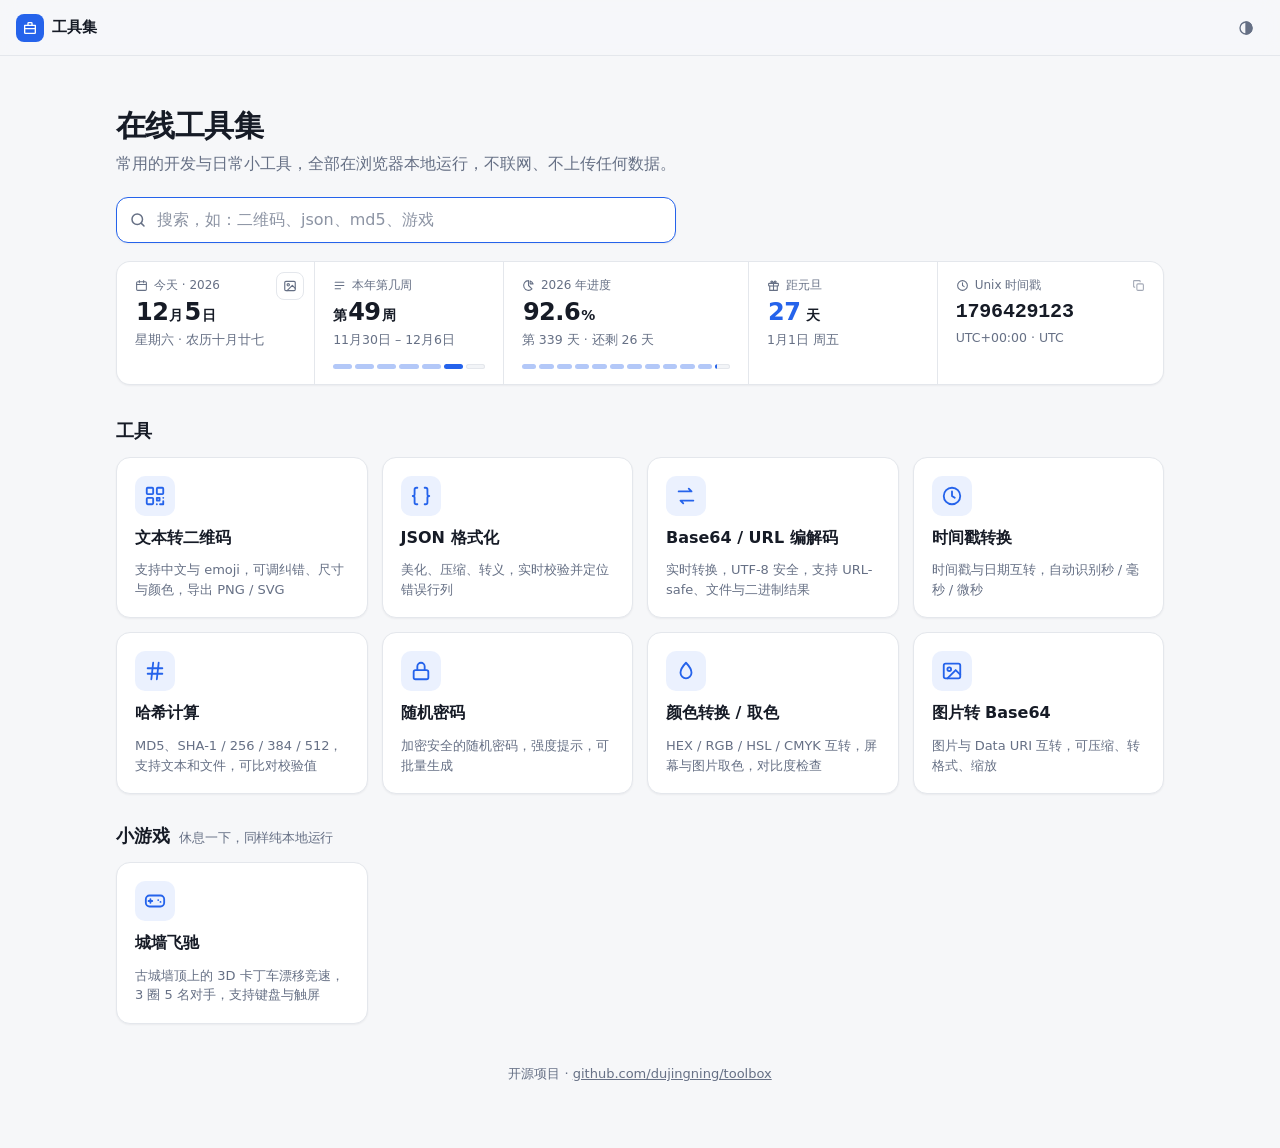
<file: index.html>
<!DOCTYPE html>
<html lang="zh-CN" data-root="">
<head>
<meta charset="UTF-8">
<meta name="viewport" content="width=device-width, initial-scale=1">
<title>在线工具集</title>
<meta name="description" content="纯前端离线小工具集：二维码、JSON、Base64、时间戳、哈希、密码、颜色、图片转 Base64，另附小游戏。不联网、不上传。">
<style>
/* @shared-css:start */
/* 工具集公共样式。修改后运行 python3 scripts/sync_shared.py 同步到所有页面 */
:root {
  --bg:#f6f7f9; --surface:#fff; --surface-2:#f2f4f7; --text:#161b26; --muted:#667085;
  --border:#e4e7ec; --border-strong:#d0d5dd;
  --accent:#2563eb; --accent-hover:#1d4ed8; --accent-soft:rgba(37,99,235,.09); --link:#2563eb; --on-accent:#fff;
  --ok:#15803d; --ok-soft:rgba(22,163,74,.1); --err:#dc2626; --err-soft:rgba(220,38,38,.08); --warn:#b45309; --warn-soft:rgba(217,119,6,.1);
  --shadow:0 1px 2px rgba(16,24,40,.05); --shadow-lg:0 12px 32px rgba(16,24,40,.18);
  --radius:12px;
  --mono:ui-monospace,SFMono-Regular,"SF Mono",Menlo,Consolas,"Liberation Mono",monospace;
  --sans:system-ui,-apple-system,"Segoe UI","PingFang SC","Hiragino Sans GB","Microsoft YaHei",sans-serif;
  color-scheme:light;
}
@media (prefers-color-scheme: dark) {
  :root:not([data-theme=light]) {
    --bg:#0e1015; --surface:#161a22; --surface-2:#1d222c; --text:#e6e9ef; --muted:#949cab;
    --border:#262c37; --border-strong:#363d4a;
    --accent:#3b6fe0; --accent-hover:#5283ee; --accent-soft:rgba(91,141,239,.16); --link:#82a8f7; --on-accent:#fff;
    --ok:#4ade80; --ok-soft:rgba(74,222,128,.12); --err:#f87171; --err-soft:rgba(248,113,113,.12); --warn:#fbbf24; --warn-soft:rgba(251,191,36,.12);
    --shadow:0 1px 2px rgba(0,0,0,.3); --shadow-lg:0 12px 32px rgba(0,0,0,.55);
    color-scheme:dark;
  }
}
:root[data-theme=dark] {
  --bg:#0e1015; --surface:#161a22; --surface-2:#1d222c; --text:#e6e9ef; --muted:#949cab;
  --border:#262c37; --border-strong:#363d4a;
  --accent:#3b6fe0; --accent-hover:#5283ee; --accent-soft:rgba(91,141,239,.16); --link:#82a8f7; --on-accent:#fff;
  --ok:#4ade80; --ok-soft:rgba(74,222,128,.12); --err:#f87171; --err-soft:rgba(248,113,113,.12); --warn:#fbbf24; --warn-soft:rgba(251,191,36,.12);
  --shadow:0 1px 2px rgba(0,0,0,.3); --shadow-lg:0 12px 32px rgba(0,0,0,.55);
  color-scheme:dark;
}
*, *::before, *::after { box-sizing:border-box; }
html { -webkit-text-size-adjust:100%; }
body { margin:0; background:var(--bg); color:var(--text); font:15px/1.55 var(--sans); -webkit-font-smoothing:antialiased; }
a { color:var(--link); }
[hidden] { display:none !important; }
.ic { width:18px; height:18px; flex:none; }

/* 顶栏 */
.topbar { position:sticky; top:0; z-index:20; height:56px; display:flex; align-items:center; gap:12px; padding:0 16px;
  background:var(--bg); background:color-mix(in srgb, var(--bg) 85%, transparent);
  backdrop-filter:saturate(1.6) blur(12px); -webkit-backdrop-filter:saturate(1.6) blur(12px); border-bottom:1px solid var(--border); }
.brand { display:flex; align-items:center; gap:8px; font-weight:650; color:var(--text); text-decoration:none; white-space:nowrap; }
.brand .logo { width:28px; height:28px; border-radius:8px; background:var(--accent); color:#fff; display:grid; place-items:center; }
.brand .logo .ic { width:16px; height:16px; }
.toolnav { flex:1; min-width:0; display:flex; gap:2px; overflow-x:auto; scrollbar-width:none;
  -webkit-mask-image:linear-gradient(90deg,#000 calc(100% - 28px),transparent); mask-image:linear-gradient(90deg,#000 calc(100% - 28px),transparent); }
.toolnav::-webkit-scrollbar { display:none; }
.toolnav a { display:flex; align-items:center; gap:6px; padding:6px 10px; border-radius:8px; color:var(--muted); text-decoration:none; font-size:14px; white-space:nowrap; }
.toolnav a .ic { width:16px; height:16px; }
.toolnav a:hover { background:var(--surface-2); color:var(--text); }
.toolnav a[aria-current=page] { background:var(--accent-soft); color:var(--link); font-weight:600; }
.topbar .spacer { flex:1; }
@media (max-width:640px) { .brand .brand-text { display:none; } }

/* 布局 */
.container { max-width:1080px; margin:0 auto; padding:24px 16px 64px; }
.page-head { margin:4px 0 20px; }
.page-head h1 { font-size:24px; line-height:1.25; margin:0 0 4px; letter-spacing:-.01em; }
.page-head p { margin:0; color:var(--muted); }
.card { background:var(--surface); border:1px solid var(--border); border-radius:var(--radius); padding:18px; box-shadow:var(--shadow); min-width:0; }
.card + .card { margin-top:16px; }
.card-head { display:flex; align-items:center; justify-content:space-between; gap:8px; margin:0 0 12px; min-height:28px; }
.card-head h2, .card-title { font-size:15px; font-weight:600; margin:0; }
.stack > * + * { margin-top:14px; }
.row { display:flex; flex-wrap:wrap; align-items:center; gap:8px 12px; }
.grow { flex:1; min-width:0; }
.grid-2 { display:grid; grid-template-columns:minmax(0,1fr) minmax(0,1fr); gap:16px; }
.grid-2 > .card + .card { margin-top:0; } /* 网格内用 gap 控制间距，避免并排卡片错位 */
@media (max-width:760px) { .grid-2 { grid-template-columns:minmax(0,1fr); } .container { padding-top:18px; } .page-head h1 { font-size:21px; } }
.muted { color:var(--muted); }
.small { font-size:13px; }
.mono { font-family:var(--mono); font-size:13px; }

/* 表单 */
input[type=text], input[type=number], input[type=search], input[type=datetime-local], textarea, select {
  font:inherit; color:var(--text); background:var(--surface); border:1px solid var(--border-strong); border-radius:8px;
  padding:8px 10px; min-width:0; transition:border-color .15s, box-shadow .15s; }
input.mono, textarea.mono { font-family:var(--mono); font-size:13px; }
textarea { width:100%; display:block; resize:vertical; line-height:1.55; }
textarea[readonly] { background:var(--surface-2); }
input:focus, textarea:focus, select:focus { outline:none; border-color:var(--accent); box-shadow:0 0 0 3px var(--accent-soft); }
::placeholder { color:var(--muted); opacity:.75; }
select { appearance:none; -webkit-appearance:none; padding-right:30px; cursor:pointer;
  background:var(--surface) url("data:image/svg+xml,%3Csvg xmlns='http://www.w3.org/2000/svg' viewBox='0 0 24 24' fill='none' stroke='%238a93a3' stroke-width='2.5' stroke-linecap='round'%3E%3Cpath d='m6 9 6 6 6-6'/%3E%3C/svg%3E") no-repeat right 9px center/14px; }
input[type=checkbox], input[type=radio], input[type=range] { accent-color:var(--accent); }
input[type=checkbox] { width:16px; height:16px; margin:0; }
input[type=color] { width:36px; height:32px; padding:2px; border:1px solid var(--border-strong); border-radius:8px; background:var(--surface); cursor:pointer; }
.field { display:flex; flex-direction:column; gap:6px; min-width:0; }
.label { font-size:13px; color:var(--muted); font-weight:500; }
.chk { display:inline-flex; align-items:center; gap:7px; font-size:14px; cursor:pointer; user-select:none; }

/* 按钮 */
.btn { display:inline-flex; align-items:center; justify-content:center; gap:6px; height:36px; padding:0 14px; border-radius:8px;
  border:1px solid var(--border-strong); background:var(--surface); color:var(--text); font:inherit; font-size:14px; font-weight:500;
  cursor:pointer; white-space:nowrap; text-decoration:none; transition:background .15s, border-color .15s, color .15s; -webkit-tap-highlight-color:transparent; }
.btn:hover { background:var(--surface-2); }
.btn:active { transform:translateY(1px); }
.btn .ic { width:16px; height:16px; }
.btn-primary { background:var(--accent); border-color:var(--accent); color:var(--on-accent); }
.btn-primary:hover { background:var(--accent-hover); border-color:var(--accent-hover); }
.btn-ghost { border-color:transparent; background:transparent; color:var(--muted); }
.btn-ghost:hover { color:var(--text); }
.btn-sm { height:30px; padding:0 10px; font-size:13px; }
.btn-icon { width:36px; padding:0; }
.btn-sm.btn-icon { width:30px; }
.btn:disabled { opacity:.45; cursor:not-allowed; transform:none; }
.btn:focus-visible, .seg button:focus-visible, a:focus-visible, .drop:focus-visible { outline:2px solid var(--accent); outline-offset:2px; }

/* 分段选择 */
.seg { display:inline-flex; flex-wrap:wrap; padding:3px; gap:2px; background:var(--surface-2); border:1px solid var(--border); border-radius:10px; max-width:100%; }
.seg button { border:0; background:transparent; color:var(--muted); font:inherit; font-size:14px; font-weight:500; padding:5px 12px; border-radius:7px; cursor:pointer; white-space:nowrap; }
.seg button:hover { color:var(--text); }
.seg button[aria-pressed=true] { background:var(--surface); color:var(--text); box-shadow:0 1px 2px rgba(16,24,40,.12), 0 0 0 1px var(--border); }

/* 状态与结果 */
.status { font-size:13px; min-height:20px; display:flex; align-items:center; gap:6px; color:var(--muted); }
.status .ic { width:15px; height:15px; }
.status.ok { color:var(--ok); } .status.err { color:var(--err); } .status.warn { color:var(--warn); }
.note { font-size:13px; padding:8px 12px; border-radius:8px; background:var(--surface-2); color:var(--muted); }
.note.warn { background:var(--warn-soft); color:var(--warn); } .note.err { background:var(--err-soft); color:var(--err); }
.kv { width:100%; border-collapse:collapse; }
.kv td { padding:8px 6px; border-top:1px solid var(--border); vertical-align:middle; }
.kv tr:first-child td { border-top:0; }
.kv td.k { color:var(--muted); width:92px; white-space:nowrap; font-size:13px; }
.kv td.v { font-family:var(--mono); font-size:13px; word-break:break-all; }
.kv td.a { width:1%; text-align:right; }
.kv tr.hit td { background:var(--ok-soft); }
.kv tr.hit td.k { color:var(--ok); font-weight:600; }

/* 拖放区 */
.drop { display:flex; flex-direction:column; align-items:center; justify-content:center; gap:6px; padding:28px 16px; text-align:center;
  border:1.5px dashed var(--border-strong); border-radius:var(--radius); color:var(--muted); cursor:pointer; background:var(--surface); transition:.15s; }
.drop:hover, .drop.over { border-color:var(--accent); color:var(--link); background:var(--accent-soft); }
.drop .ic { width:28px; height:28px; }
.drop b { color:var(--text); font-weight:600; }
.checker { background-color:var(--surface-2); background-image:repeating-conic-gradient(rgba(128,128,128,.16) 0 25%, transparent 0 50%); background-size:16px 16px; }
.kbd { font-family:var(--mono); font-size:12px; padding:1px 6px; border:1px solid var(--border-strong); border-bottom-width:2px; border-radius:5px; color:var(--muted); }

/* 轻提示 */
.toast-wrap { position:fixed; left:50%; bottom:24px; transform:translateX(-50%); z-index:100; display:flex; flex-direction:column; align-items:center; gap:8px; pointer-events:none; width:max-content; max-width:calc(100vw - 32px); }
.toast { display:flex; align-items:center; gap:8px; padding:9px 14px; border-radius:10px; background:#111827; color:#fff; font-size:14px; box-shadow:var(--shadow-lg); animation:tb-in .18s ease-out; transition:opacity .2s, transform .2s; }
.toast .ic { width:16px; height:16px; color:#4ade80; }
.toast.err .ic { color:#f87171; }
.toast.out { opacity:0; transform:translateY(6px); }
@keyframes tb-in { from { opacity:0; transform:translateY(8px); } }
@media (prefers-reduced-motion: reduce) { *, *::before, *::after { animation:none !important; transition:none !important; } }
.sr-only { position:absolute; width:1px; height:1px; overflow:hidden; clip:rect(0 0 0 0); white-space:nowrap; }
/* @shared-css:end */
.hero { padding:28px 0 24px; }
.hero h1 { font-size:30px; line-height:1.2; margin:0 0 8px; letter-spacing:-.02em; }
.hero p { margin:0 0 20px; color:var(--muted); font-size:16px; }
.search { position:relative; max-width:560px; }
.search > .ic { position:absolute; left:13px; top:50%; transform:translateY(-50%); color:var(--muted); pointer-events:none; }
.search input { width:100%; height:46px; padding:0 44px 0 40px; font-size:16px; border-radius:12px; box-shadow:var(--shadow); }
.search .kbd { position:absolute; right:12px; top:50%; transform:translateY(-50%); }
.search input:focus + .kbd, .search input:not(:placeholder-shown) + .kbd { display:none; }
.tools { display:grid; grid-template-columns:repeat(auto-fill, minmax(250px, 1fr)); gap:14px; margin-top:8px; }
a.tool { position:relative; display:flex; flex-direction:column; gap:10px; padding:18px; background:var(--surface); border:1px solid var(--border);
  border-radius:14px; color:inherit; text-decoration:none; box-shadow:var(--shadow); transition:border-color .15s, transform .15s, box-shadow .15s; }
a.tool:hover, a.tool:focus-visible, a.tool.first { border-color:var(--accent); box-shadow:var(--shadow-lg); transform:translateY(-2px); outline:none; }
.tool .ico { width:40px; height:40px; border-radius:10px; display:grid; place-items:center; background:var(--accent-soft); color:var(--link); }
.tool .ico .ic { width:22px; height:22px; }
.tool .name { font-weight:600; font-size:16px; }
.tool .desc { color:var(--muted); font-size:13px; line-height:1.5; }
.tool .go { position:absolute; top:20px; right:18px; color:var(--muted); opacity:0; transition:.15s; }
a.tool:hover .go, a.tool.first .go { opacity:1; color:var(--link); transform:translateX(2px); }
.sec { display:flex; align-items:baseline; gap:10px; margin:28px 0 12px; font-size:18px; letter-spacing:-.01em; }
.sec small { font-size:13px; font-weight:400; color:var(--muted); }
.sec:first-of-type { margin-top:8px; }
.empty { text-align:center; color:var(--muted); padding:40px 0; }
.today { display:grid; grid-template-columns:1.05fr 1fr 1.3fr 1fr 1.2fr; gap:1px; margin-top:18px; background:var(--border);
  border:1px solid var(--border); border-radius:14px; overflow:hidden; box-shadow:var(--shadow); animation:td-in .35s ease-out; }
@keyframes td-in { from { opacity:0; transform:translateY(4px); } }
.td { display:flex; flex-direction:column; gap:3px; min-width:0; padding:14px 18px 15px; background:var(--surface); text-align:left; }
.td-label { display:flex; align-items:center; gap:6px; font-size:12px; color:var(--muted); white-space:nowrap; }
.td-label .ic { width:13px; height:13px; }
.td-main { font-size:14px; font-weight:600; color:var(--text); white-space:nowrap; font-variant-numeric:tabular-nums; line-height:1.25; }
.td-main em { font-style:normal; font-size:24px; letter-spacing:-.02em; margin:0 1px; }
.td-sub { font-size:12.5px; color:var(--muted); white-space:nowrap; overflow:hidden; text-overflow:ellipsis; font-variant-numeric:tabular-nums; }
.td-bar { display:flex; gap:3px; height:5px; margin-top:auto; padding-top:0; }
.td-bar > i { flex:1; border-radius:3px; background:var(--surface-2); box-shadow:inset 0 0 0 1px var(--border); }
.td-bar > i.past { background:var(--accent); opacity:.35; box-shadow:none; }
.td-bar > i.now { background:var(--accent); box-shadow:none; }
.td-bar.year > i { position:relative; overflow:hidden; }
.td-bar.year > i > b { position:absolute; inset:0 auto 0 0; background:var(--accent); border-radius:3px; }
.td-gap { height:8px; }
.td-ts { font:inherit; color:inherit; border:0; border-radius:0; cursor:pointer; align-items:stretch; transition:background .15s; }
.td-ts:hover { background:var(--surface-2); }
.td-ts:focus-visible { outline:2px solid var(--accent); outline-offset:-2px; }
.td-ts .td-main { font-family:var(--mono); font-size:20px; font-weight:600; letter-spacing:-.01em; padding:2px 0 1px; }
.td-ts .td-label .ic:last-child { margin-left:auto; opacity:.6; transition:opacity .15s; }
.td-ts:hover .td-label .ic:last-child { opacity:1; color:var(--link); }
.td-fest .td-main em { color:var(--link); }
.td-date { position:relative; }
.td-snap { position:absolute; top:10px; right:10px; display:inline-flex; align-items:center; gap:5px; height:28px; padding:0 10px;
  font:inherit; font-size:12px; color:var(--muted); background:var(--surface); border:1px solid var(--border); border-radius:8px; cursor:pointer;
  transition:color .15s, border-color .15s, background .15s; }
.td-snap .ic { width:14px; height:14px; }
.td-snap:hover { color:var(--link); border-color:var(--accent); background:var(--accent-soft); }
.td-snap:focus-visible { outline:2px solid var(--accent); outline-offset:2px; }
.td-snap[aria-busy=true] { opacity:.6; pointer-events:none; }
@media (min-width:761px) { .td-snap { width:28px; padding:0; justify-content:center; } .td-snap span { display:none; } }
@media (max-width:760px) {
  .today { grid-template-columns:1fr 1fr; }
  .td-date { grid-column:1 / -1; flex-direction:row; flex-wrap:wrap; align-items:baseline; column-gap:12px; }
  .td-date .td-label { width:100%; }
  .td { padding:12px 14px 13px; }
  .td-main em { font-size:22px; }
  .td-ts .td-main { font-size:17px; }
}
footer { margin-top:40px; text-align:center; color:var(--muted); font-size:13px; }
footer a { color:inherit; }
@media (max-width:640px) { .hero { padding:12px 0 16px; } .hero h1 { font-size:25px; } .hero p { font-size:15px; } .search .kbd { display:none; } }
</style>
<script>
/* @shared-js:start */
/* 工具集公共脚本：主题、顶栏导航、图标、轻提示、复制、本地草稿。修改后运行 python3 scripts/sync_shared.py */
const TB = (() => {
  const root = document.documentElement;
  const store = {
    get(k, d) { try { const v = localStorage.getItem("tb:" + k); return v === null ? d : JSON.parse(v); } catch { return d; } },
    set(k, v) { try { localStorage.setItem("tb:" + k, JSON.stringify(v)); } catch {} },
  };
  const applyTheme = m => { if (m === "light" || m === "dark") root.dataset.theme = m; else delete root.dataset.theme; };
  applyTheme(store.get("theme", "auto")); // 尽早设置，避免闪烁

  const I = {
    box: '<path d="M4 8h16v11a1 1 0 0 1-1 1H5a1 1 0 0 1-1-1zM9 8V5a1 1 0 0 1 1-1h4a1 1 0 0 1 1 1v3M4 13h16"/>',
    qrcode: '<rect x="3" y="3" width="7" height="7" rx="1"/><rect x="14" y="3" width="7" height="7" rx="1"/><rect x="3" y="14" width="7" height="7" rx="1"/><path d="M14 14h3v3h-3zM21 14v.01M14 21h.01M17.5 21H21v-3.5"/>',
    json: '<path d="M8 3H7a2 2 0 0 0-2 2v5a2 2 0 0 1-2 2 2 2 0 0 1 2 2v5a2 2 0 0 0 2 2h1M16 3h1a2 2 0 0 1 2 2v5a2 2 0 0 0 2 2 2 2 0 0 0-2 2v5a2 2 0 0 1-2 2h-1"/>',
    codec: '<path d="M4 7h14l-3-3M20 17H6l3 3"/>',
    clock: '<circle cx="12" cy="12" r="9"/><path d="M12 7v5l3 2"/>',
    hash: '<path d="M4 9h16M4 15h16M10 3 8 21M16 3l-2 18"/>',
    lock: '<rect x="4" y="11" width="16" height="10" rx="2"/><path d="M8 11V7a4 4 0 0 1 8 0v4"/>',
    droplet: '<path d="M12 3s6 6.2 6 11a6 6 0 0 1-12 0c0-4.8 6-11 6-11z"/>',
    image: '<rect x="3" y="4" width="18" height="16" rx="2"/><circle cx="9" cy="10" r="2"/><path d="m21 16-5-5-9 9"/>',
    copy: '<rect x="9" y="9" width="12" height="12" rx="2"/><path d="M5 15H4a1 1 0 0 1-1-1V4a1 1 0 0 1 1-1h10a1 1 0 0 1 1 1v1"/>',
    download: '<path d="M12 4v11m-5-5 5 5 5-5M5 20h14"/>',
    upload: '<path d="M12 16V4M7 9l5-5 5 5M5 20h14"/>',
    refresh: '<path d="M20 11a8 8 0 1 0-2.3 5.7M20 4v7h-7"/>',
    swap: '<path d="M7 4v16m0 0-3-3m3 3 3-3M17 20V4m0 0-3 3m3-3 3 3"/>',
    link: '<path d="M10 14a4 4 0 0 0 5.7 0l3-3a4 4 0 0 0-5.7-5.7l-1 1M14 10a4 4 0 0 0-5.7 0l-3 3a4 4 0 0 0 5.7 5.7l1-1"/>',
    trash: '<path d="M4 7h16M10 11v6M14 11v6M6 7l1 13h10l1-13M9 7V4h6v3"/>',
    check: '<path d="m5 12 5 5 9-10"/>',
    alert: '<circle cx="12" cy="12" r="9"/><path d="M12 8v5M12 16h.01"/>',
    search: '<circle cx="11" cy="11" r="7"/><path d="m20 20-3.5-3.5"/>',
    arrow: '<path d="M5 12h14m-5-5 5 5-5 5"/>',
    pick: '<path d="m15 6 3 3M4 20l1.5-4.5L14 7a2.1 2.1 0 0 1 3 3l-8.5 8.5z"/>',
    dice: '<rect x="4" y="4" width="16" height="16" rx="3"/><path d="M9 9h.01M15 15h.01M15 9h.01M9 15h.01"/>',
    file: '<path d="M14 3H6a1 1 0 0 0-1 1v16a1 1 0 0 0 1 1h12a1 1 0 0 0 1-1V8zM14 3v5h5"/>',
    sun: '<circle cx="12" cy="12" r="4"/><path d="M12 2v2M12 20v2M4.9 4.9l1.4 1.4M17.7 17.7l1.4 1.4M2 12h2M20 12h2M4.9 19.1l1.4-1.4M17.7 6.3l1.4-1.4"/>',
    moon: '<path d="M20 14.5A8 8 0 1 1 9.5 4a6.5 6.5 0 0 0 10.5 10.5z"/>',
    auto: '<circle cx="12" cy="12" r="9"/><path d="M12 3a9 9 0 0 1 0 18z" fill="currentColor"/>',
  };
  const TOOLS = [
    { id: "qrcode", name: "文本转二维码", short: "二维码", icon: I.qrcode, desc: "支持中文与 emoji，可调纠错、尺寸与颜色，导出 PNG / SVG", keys: "二维码 qr qrcode 文本 链接 生成" },
    { id: "json", name: "JSON 格式化", short: "JSON", icon: I.json, desc: "美化、压缩、转义，实时校验并定位错误行列", keys: "json 格式化 校验 压缩 美化 转义" },
    { id: "base64-url", name: "Base64 / URL 编解码", short: "编解码", icon: I.codec, desc: "实时转换，UTF-8 安全，支持 URL-safe、文件与二进制结果", keys: "base64 url 编码 解码 encode decode" },
    { id: "timestamp", name: "时间戳转换", short: "时间戳", icon: I.clock, desc: "时间戳与日期互转，自动识别秒 / 毫秒 / 微秒", keys: "时间戳 timestamp unix 日期 时间 时区" },
    { id: "hash", name: "哈希计算", short: "哈希", icon: I.hash, desc: "MD5、SHA-1 / 256 / 384 / 512，支持文本和文件，可比对校验值", keys: "哈希 hash md5 sha sha1 sha256 校验 摘要 文件" },
    { id: "password", name: "随机密码", short: "密码", icon: I.lock, desc: "加密安全的随机密码，强度提示，可批量生成", keys: "密码 password 随机 生成 强度" },
    { id: "color", name: "颜色转换 / 取色", short: "颜色", icon: I.droplet, desc: "HEX / RGB / HSL / CMYK 互转，屏幕与图片取色，对比度检查", keys: "颜色 color 取色 吸管 hex rgb hsl cmyk 对比度 配色" },
    { id: "image-base64", name: "图片转 Base64", short: "图片 Base64", icon: I.image, desc: "图片与 Data URI 互转，可压缩、转格式、缩放", keys: "图片 image base64 data uri 压缩 转换 图片转" },
  ].map(t => ({ ...t, href: `tools/${t.id}.html` }));

  const svg = (p, cls = "ic") => `<svg class="${cls}" viewBox="0 0 24 24" fill="none" stroke="currentColor" stroke-width="2" stroke-linecap="round" stroke-linejoin="round" aria-hidden="true">${p}</svg>`;
  const esc = s => String(s).replace(/[&<>"']/g, c => ({ "&": "&amp;", "<": "&lt;", ">": "&gt;", '"': "&quot;", "'": "&#39;" }[c]));
  const debounce = (fn, ms = 200) => { let t; return (...a) => { clearTimeout(t); t = setTimeout(() => fn(...a), ms); }; };
  const isDesktop = () => matchMedia("(hover: hover) and (pointer: fine)").matches;
  const isNarrow = () => matchMedia("(max-width: 760px)").matches;
  const fmtSize = n => n < 1024 ? n + " B" : n < 1048576 ? (n / 1024).toFixed(1) + " KB" : (n / 1048576).toFixed(2) + " MB";

  let wrap;
  function toast(msg, type = "ok", ms = 1800) {
    if (!wrap) {
      wrap = document.createElement("div"); wrap.className = "toast-wrap";
      wrap.setAttribute("role", "status"); wrap.setAttribute("aria-live", "polite"); document.body.appendChild(wrap);
    }
    const t = document.createElement("div"); t.className = "toast " + type;
    t.innerHTML = svg(type === "err" ? I.alert : I.check) + "<span></span>"; t.lastChild.textContent = msg;
    wrap.appendChild(t);
    while (wrap.children.length > 3) wrap.firstChild.remove();
    setTimeout(() => { t.classList.add("out"); setTimeout(() => t.remove(), 250); }, ms);
  }
  async function copy(text, label = "已复制到剪贴板") {
    if (text == null || text === "") { toast("没有可复制的内容", "err"); return false; }
    try { await navigator.clipboard.writeText(text); }
    catch {
      const ta = document.createElement("textarea"); ta.value = text; ta.style.cssText = "position:fixed;top:0;opacity:0";
      document.body.appendChild(ta); ta.select(); const ok = document.execCommand("copy"); ta.remove();
      if (!ok) { toast("复制失败，请手动选择后复制", "err"); return false; }
    }
    toast(label); return true;
  }
  function download(data, name, type) {
    const blob = data instanceof Blob ? data : new Blob([data], { type: type || "application/octet-stream" });
    const a = document.createElement("a"); a.href = URL.createObjectURL(blob); a.download = name;
    document.body.appendChild(a); a.click(); a.remove(); setTimeout(() => URL.revokeObjectURL(a.href), 3000);
  }
  // 输入内容自动保存在本机浏览器，刷新不丢
  function persist(el, key) {
    const v = store.get(key);
    if (v !== undefined) { if (el.type === "checkbox") el.checked = v; else el.value = v; }
    const save = debounce(() => store.set(key, el.type === "checkbox" ? el.checked : el.value), 300);
    el.addEventListener("input", save); el.addEventListener("change", save);
  }
  // 分段选择控件：<div class="seg" data-value="默认"><button data-v="a">…</button></div>
  function seg(el, onChange, key) {
    const btns = [...el.querySelectorAll("button[data-v]")];
    const api = {
      value: null,
      set(v, silent) {
        if (!btns.some(b => b.dataset.v === v)) v = btns[0].dataset.v;
        api.value = v;
        btns.forEach(b => b.setAttribute("aria-pressed", String(b.dataset.v === v)));
        if (key) store.set(key, v);
        if (!silent && onChange) onChange(v);
      },
    };
    btns.forEach(b => { b.type = "button"; b.addEventListener("click", () => api.set(b.dataset.v)); });
    api.set(key ? store.get(key, el.dataset.value) : el.dataset.value, true);
    return api;
  }
  // 拖放 / 点击 / 粘贴 选择文件
  function fileDrop(el, input, onFiles, { paste = true } = {}) {
    el.addEventListener("click", () => input.click());
    el.addEventListener("keydown", e => { if (e.key === "Enter" || e.key === " ") { e.preventDefault(); input.click(); } });
    input.addEventListener("change", () => { if (input.files.length) onFiles([...input.files]); input.value = ""; });
    ["dragenter", "dragover"].forEach(t => el.addEventListener(t, e => { e.preventDefault(); el.classList.add("over"); }));
    ["dragleave", "drop"].forEach(t => el.addEventListener(t, () => el.classList.remove("over")));
    el.addEventListener("drop", e => { e.preventDefault(); if (e.dataTransfer.files.length) onFiles([...e.dataTransfer.files]); });
    if (paste) document.addEventListener("paste", e => {
      if (typeof paste === "function" && !paste()) return;
      const fs = [...(e.clipboardData?.items || [])].filter(i => i.kind === "file").map(i => i.getAsFile()).filter(Boolean);
      if (fs.length) { e.preventDefault(); onFiles(fs); }
    });
  }

  const THEMES = { auto: ["跟随系统", I.auto], light: ["浅色", I.sun], dark: ["深色", I.moon] };
  function buildHeader() {
    const h = document.getElementById("tb-header"); if (!h) return;
    const cur = root.dataset.tool, base = root.dataset.root || "";
    const nav = cur
      ? `<nav class="toolnav" aria-label="切换工具">${TOOLS.map(t => `<a href="${base}${t.href}"${t.id === cur ? ' aria-current="page"' : ""}>${svg(t.icon)}<span>${t.short}</span></a>`).join("")}</nav>`
      : '<div class="spacer"></div>';
    h.innerHTML = `<a class="brand" href="${base}index.html" aria-label="返回工具集首页"><span class="logo">${svg(I.box)}</span><span class="brand-text">工具集</span></a>${nav}<button class="btn btn-ghost btn-icon" id="tb-theme" type="button"></button>`;
    const btn = h.querySelector("#tb-theme");
    const paint = () => { const m = store.get("theme", "auto"), [n, ic] = THEMES[m] || THEMES.auto; btn.innerHTML = svg(ic); btn.title = btn.ariaLabel = `主题：${n}（点击切换）`; };
    btn.onclick = () => { const order = ["auto", "light", "dark"], m = order[(order.indexOf(store.get("theme", "auto")) + 1) % 3]; store.set("theme", m); applyTheme(m); paint(); toast("主题：" + THEMES[m][0]); };
    paint();
    const a = h.querySelector("[aria-current]"), n = h.querySelector(".toolnav");
    if (a && n) n.scrollLeft = a.offsetLeft - n.clientWidth / 2 + a.offsetWidth / 2;
  }
  function favicon() {
    const t = TOOLS.find(x => x.id === root.dataset.tool), p = t ? t.icon : I.box;
    const s = `<svg xmlns="http://www.w3.org/2000/svg" viewBox="0 0 32 32"><rect width="32" height="32" rx="8" fill="#2563eb"/><g transform="translate(5 5) scale(.917)" fill="none" stroke="#fff" stroke-width="2.3" stroke-linecap="round" stroke-linejoin="round">${p.replace(/currentColor/g, "#fff")}</g></svg>`;
    const l = document.createElement("link"); l.rel = "icon"; l.href = "data:image/svg+xml," + encodeURIComponent(s); document.head.appendChild(l);
  }
  favicon();
  document.addEventListener("DOMContentLoaded", () => {
    buildHeader();
    const af = document.querySelector("[data-autofocus]");
    if (af && isDesktop()) af.focus({ preventScroll: true }); // 手机上不自动弹出键盘
  });

  return { TOOLS, I, svg, esc, debounce, isDesktop, isNarrow, fmtSize, store, toast, copy, download, persist, seg, fileDrop };
})();
/* @shared-js:end */
</script>
</head>
<body>
<header id="tb-header" class="topbar"></header>
<main class="container">
  <section class="hero">
    <h1>在线工具集</h1>
    <p>常用的开发与日常小工具，全部在浏览器本地运行，不联网、不上传任何数据。</p>
    <div class="search" role="search">
      <svg class="ic" viewBox="0 0 24 24" fill="none" stroke="currentColor" stroke-width="2" stroke-linecap="round" aria-hidden="true"><circle cx="11" cy="11" r="7"/><path d="m20 20-3.5-3.5"/></svg>
      <input type="search" id="q" placeholder="搜索，如：二维码、json、md5、游戏" aria-label="搜索工具或游戏" autocomplete="off" data-autofocus>
      <span class="kbd" aria-hidden="true">/</span>
    </div>
    <div class="today" id="today" role="group" aria-label="今日概览" hidden></div>
  </section>
  <h2 class="sec" id="h-tools">工具</h2>
  <div class="tools" id="grid"></div>
  <h2 class="sec" id="h-games">小游戏 <small>休息一下，同样纯本地运行</small></h2>
  <div class="tools" id="games"></div>
  <p class="empty" id="empty" hidden>没有找到匹配的内容，换个关键词试试</p>
  <footer>开源项目 · <a href="https://github.com/dujingning/toolbox">github.com/dujingning/toolbox</a></footer>
</main>
<script>
const grid = document.getElementById("grid"), q = document.getElementById("q");
grid.innerHTML = TB.TOOLS.map(t => `<a class="tool" href="${t.href}" data-k="${TB.esc((t.name + " " + t.keys + " " + t.desc).toLowerCase())}">
  <span class="ico">${TB.svg(t.icon)}</span><span class="name">${TB.esc(t.name)}</span><span class="desc">${TB.esc(t.desc)}</span>${TB.svg(TB.I.arrow, "ic go")}</a>`).join("");
const GAMES = [
  { href: "games/wall-rush.html", name: "城墙飞驰", desc: "古城墙顶上的 3D 卡丁车漂移竞速，3 圈 5 名对手，支持键盘与触屏", keys: "游戏 game 赛车 卡丁车 漂移 竞速 城墙 飞驰 3d",
    icon: '<rect x="2" y="6" width="20" height="12" rx="4"/><path d="M7 10v4M5 12h4M15.5 11h.01M18 13h.01"/>' },
];
const gameGrid = document.getElementById("games");
gameGrid.innerHTML = GAMES.map(t => `<a class="tool" href="${t.href}" data-k="${TB.esc((t.name + " " + t.keys + " " + t.desc).toLowerCase())}">
  <span class="ico">${TB.svg(t.icon)}</span><span class="name">${TB.esc(t.name)}</span><span class="desc">${TB.esc(t.desc)}</span>${TB.svg(TB.I.arrow, "ic go")}</a>`).join("");
const cards = [...grid.children, ...gameGrid.children];

function filter() {
  const words = q.value.trim().toLowerCase().split(/\s+/).filter(Boolean);
  let shown = 0;
  cards.forEach(c => {
    const hit = words.every(w => c.dataset.k.includes(w));
    c.hidden = !hit; c.classList.remove("first");
    if (hit && !shown++ && words.length) c.classList.add("first"); // 回车会打开第一个结果
  });
  [[grid, "h-tools"], [gameGrid, "h-games"]].forEach(([g, h]) => { document.getElementById(h).hidden = ![...g.children].some(c => !c.hidden); });
  document.getElementById("empty").hidden = shown > 0;
}
q.addEventListener("input", filter);
q.addEventListener("keydown", e => {
  if (e.key === "Enter") { const f = cards.find(c => !c.hidden); if (f) location.href = f.href; }
  if (e.key === "Escape") { q.value = ""; filter(); }
});
document.addEventListener("keydown", e => {
  if (e.key === "/" && document.activeElement !== q) { e.preventDefault(); q.focus(); }
});
// 今日概览：日期 / 农历、ISO 周、年进度、最近节日、Unix 时间戳。全部本地计算
(() => {
  const box = document.getElementById("today"), DAY = 864e5, WK = "日一二三四五六";
  const ymd = d => d.getFullYear() * 1e4 + (d.getMonth() + 1) * 100 + d.getDate();
  const addDays = (d, n) => new Date(d.getFullYear(), d.getMonth(), d.getDate() + n);
  const md = d => `${d.getMonth() + 1}月${d.getDate()}日`;
  // ISO 8601 周：周一开始，含当年第一个周四的那周为第 1 周
  function isoWeek(d) {
    const t = new Date(Date.UTC(d.getFullYear(), d.getMonth(), d.getDate()));
    t.setUTCDate(t.getUTCDate() + 4 - (t.getUTCDay() || 7));
    const y = t.getUTCFullYear();
    return { year: y, week: Math.ceil(((t - Date.UTC(y, 0, 1)) / DAY + 1) / 7) };
  }
  // 农历（不支持中国历法的浏览器不显示）
  let lunarFmt = null;
  try {
    lunarFmt = new Intl.DateTimeFormat("zh-CN-u-ca-chinese", { timeZone: "UTC", year: "numeric", month: "long", day: "numeric" });
    if (!lunarFmt.formatToParts(new Date()).some(p => p.type === "month" && /月$/.test(p.value))) lunarFmt = null;
  } catch { lunarFmt = null; }
  // 农历初一用天文算法定（Meeus 第 49 章朔时刻，北京时间），月份名再取浏览器内置中国历法。
    // 内置历法（ICU）在朔接近午夜时会差一天，如 2027 年春节实为 2 月 6 日：第 k 次朔的时刻（返回 UTC 毫秒）
  function newMoon(k) {
    const T = k / 1236.85, r = Math.PI / 180, s = x => Math.sin(x * r);
    const E = 1 - 0.002516 * T - 0.0000074 * T * T;
    const M = 2.5534 + 29.1053567 * k - 0.0000014 * T * T;
    const Mp = 201.5643 + 385.81693528 * k + 0.0107582 * T * T + 0.00001238 * T ** 3;
    const F = 160.7108 + 390.67050284 * k - 0.0016118 * T * T - 0.00000227 * T ** 3;
    const O = 124.7746 - 1.56375588 * k + 0.0020672 * T * T;
    let jde = 2451550.09766 + 29.530588861 * k + 0.00015437 * T * T - 0.00000015 * T ** 3;
    jde += -0.4072 * s(Mp) + 0.17241 * E * s(M) + 0.01608 * s(2 * Mp) + 0.01039 * s(2 * F) + 0.00739 * E * s(Mp - M)
      - 0.00514 * E * s(Mp + M) + 0.00208 * E * E * s(2 * M) - 0.00111 * s(Mp - 2 * F) - 0.00057 * s(Mp + 2 * F)
      + 0.00056 * E * s(2 * Mp + M) - 0.00042 * s(3 * Mp) + 0.00042 * E * s(M + 2 * F) + 0.00038 * E * s(M - 2 * F)
      - 0.00024 * E * s(2 * Mp - M) - 0.00017 * s(O) - 0.00007 * s(Mp + 2 * M) + 0.00004 * s(2 * Mp - 2 * F)
      + 0.00004 * s(3 * M) + 0.00003 * s(Mp + M - 2 * F) + 0.00003 * s(2 * Mp + 2 * F) - 0.00003 * s(Mp + M + 2 * F)
      + 0.00003 * s(Mp - M + 2 * F) - 0.00002 * s(Mp - M - 2 * F) - 0.00002 * s(3 * Mp + M) + 0.00002 * s(4 * Mp)
      + 0.000325 * s(299.77 + 0.107408 * k - 0.009173 * T * T);
    return (jde - 2440587.5) * 864e5 - 70e3; // TT → UTC，ΔT 约 70 秒
  }
  // 北京时间的日序号（自 1970-01-01 起的天数）
  const bjDay = ms => Math.floor((ms + 8 * 36e5) / 864e5);
  // 给定本地日期 → 农历初一的日序号与日数
  function lunarStart(y, m, d) {
    const day = Math.floor(Date.UTC(y, m, d) / 864e5);
    let k = Math.floor((day - 10962.6) / 29.530588861) + 1; // 2000-01-06 18:14 为 k=0
    while (bjDay(newMoon(k)) > day) k--;
    return { start: bjDay(newMoon(k)), day: day - bjDay(newMoon(k)) + 1 };
  }
  const CN = "一二三四五六七八九十";
  const dayName = n => n <= 10 ? "初" + CN[n - 1] : n < 20 ? "十" + CN[n - 11] : n === 20 ? "二十" : n < 30 ? "廿" + CN[n - 21] : "三十";
  const ZODIAC = { 子: "鼠", 丑: "牛", 寅: "虎", 卯: "兔", 辰: "龙", 巳: "蛇", 午: "马", 未: "羊", 申: "猴", 酉: "鸡", 戌: "狗", 亥: "猪" };
  function lunar(d) {
    if (!lunarFmt) return null;
    const { start, day } = lunarStart(d.getFullYear(), d.getMonth(), d.getDate());
    const p = {}; lunarFmt.formatToParts(new Date((start + 14) * DAY)).forEach(x => p[x.type] = x.value); // 取月中，避开边界误差
    return { month: p.month, day, text: p.month + dayName(day), year: p.yearName || "" };
  }
  // 清明：21 世纪节气通式
  const qingming = y => { const c = y % 100; return Math.floor(c * 0.2422 + 4.81) - Math.floor(c / 4); };
  const FIXED = { 101: ["元旦", "🎉"], 501: ["劳动节", "🛠️"], 1001: ["国庆节", "🎆"] };
  const LUNAR = { "正月1": ["春节", "🧧"], "五月5": ["端午节", "🐉"], "八月15": ["中秋节", "🥮"] };
  function festival(d) {
    const k = (d.getMonth() + 1) * 100 + d.getDate();
    if (FIXED[k]) return FIXED[k];
    if (d.getMonth() === 3 && d.getDate() === qingming(d.getFullYear())) return ["清明节", "🌿"];
    const l = lunar(d);
    return l && LUNAR[l.month + l.day] || null;
  }
  // 系统缺少彩色 emoji 字体时会显示方框，此时不显示 emoji
  const hasEmoji = (() => {
    try {
      const c = document.createElement("canvas"); c.width = c.height = 24; const x = c.getContext("2d");
      x.font = "20px sans-serif"; x.textBaseline = "top"; x.fillStyle = "#000"; x.fillText("🥮", 0, 0);
      const d = x.getImageData(0, 0, 24, 24).data;
      for (let i = 0; i < d.length; i += 4) if (d[i + 3] && (d[i] !== d[i + 1] || d[i + 1] !== d[i + 2])) return true;
    } catch {}
    return false;
  })();
  function nextFestival(today) {
    for (let i = 0; i < 400; i++) { const d = addDays(today, i), f = festival(d); if (f) return { name: f[0], emoji: hasEmoji ? f[1] : "", date: d, days: i }; }
    return null;
  }
  const tz = (() => {
    const o = -new Date().getTimezoneOffset(), a = Math.abs(o);
    const off = `UTC${o >= 0 ? "+" : "−"}${String(a / 60 | 0).padStart(2, "0")}:${String(a % 60).padStart(2, "0")}`;
    let name = ""; try { name = Intl.DateTimeFormat().resolvedOptions().timeZone || ""; } catch {}
    return name ? `${off} · ${name}` : off;
  })();
  const I = {
    cal: '<rect x="3" y="5" width="18" height="16" rx="2"/><path d="M3 10h18M8 3v4M16 3v4"/>',
    week: '<path d="M4 6h16M4 12h16M4 18h10"/>',
    pie: '<path d="M12 3v9l6.4 6.4A9 9 0 1 1 12 3z"/><path d="M15 3.5A9 9 0 0 1 20.5 9H15z"/>',
    gift: '<rect x="3" y="8" width="18" height="5" rx="1"/><path d="M5 13v8h14v-8M12 8v13M12 8S10.5 3 8 4s0 4 4 4zm0 0s1.5-5 4-4 0 4-4 4z"/>',
  };
  let key = 0, yStart = 0, yLen = 1, yFill, yPct, tsEl, info;
  function render() {
    const now = new Date(), today = addDays(now, 0), y = now.getFullYear();
    key = ymd(now);
    yStart = new Date(y, 0, 1).getTime(); yLen = new Date(y + 1, 0, 1) - yStart;
    const doy = Math.round((today - yStart) / DAY) + 1, total = Math.round(yLen / DAY);
    const w = isoWeek(now), wd = now.getDay() || 7, mon = addDays(today, 1 - wd), sun = addDays(mon, 6);
    const range = mon.getMonth() === sun.getMonth() ? `${md(mon)} – ${sun.getDate()}日` : `${md(mon)} – ${md(sun)}`;
    const l = lunar(now), f = nextFestival(today);
    const zodiac = l && ZODIAC[l.year.slice(-1)];
    info = { y, w, range, doy, total, l, zodiac, f };
    const days = [...Array(7)].map((_, i) => `<i class="${i + 1 < wd ? "past" : i + 1 === wd ? "now" : ""}" title="周${WK[(i + 1) % 7]}"></i>`).join("");
    const months = [...Array(12)].map((_, m) => `<i class="${m < now.getMonth() ? "past" : ""}"${m === now.getMonth() ? "><b></b></i>" : "></i>"}`).join("");
    const fest = !f ? "" : f.days === 0
      ? `<div class="td td-fest"><span class="td-label">${TB.svg(I.gift)}今天是</span><span class="td-main"><em>${f.name}</em> ${f.emoji}</span><span class="td-sub">节日快乐</span></div>`
      : `<div class="td td-fest" title="${f.date.getFullYear()}年${md(f.date)}"><span class="td-label">${TB.svg(I.gift)}距${f.name}</span><span class="td-main"><em>${f.days}</em> 天</span><span class="td-sub">${md(f.date)} 周${WK[f.date.getDay()]}${f.days === 1 ? " · 明天" : ""}</span></div>`;
    box.innerHTML = `
      <div class="td td-date" title="${y}年${md(now)}${l ? ` · 农历${l.year}年${zodiac ? `（${zodiac}年）` : ""}${l.text}` : ""}">
        <span class="td-label">${TB.svg(I.cal)}今天 · ${y}</span>
        <button type="button" class="td-snap" title="把今日概览生成为图片并复制">${TB.svg(TB.I.image)}<span>复制卡片</span></button>
        <span class="td-main"><em>${now.getMonth() + 1}</em>月<em>${now.getDate()}</em>日</span>
        <span class="td-sub">星期${WK[now.getDay()]}${l ? ` · 农历${l.text}` : ""}</span>
      </div>
      <div class="td" title="ISO 8601 周数：周一为一周开始，${w.year} 年第 ${w.week} 周">
        <span class="td-label">${TB.svg(I.week)}${w.year !== y ? w.year + " 年 · " : ""}本年第几周</span>
        <span class="td-main">第<em>${w.week}</em>周</span>
        <span class="td-sub">${range}</span>
        <span class="td-gap"></span><span class="td-bar">${days}</span>
      </div>
      <div class="td" title="${y} 年共 ${total} 天">
        <span class="td-label">${TB.svg(I.pie)}${y} 年进度</span>
        <span class="td-main"><em id="tdPct"></em>%</span>
        <span class="td-sub">第 ${doy} 天 · 还剩 ${total - doy} 天</span>
        <span class="td-gap"></span><span class="td-bar year">${months}</span>
      </div>
      ${fest}
      <button type="button" class="td td-ts" title="点击复制（秒级）· 时区 ${TB.esc(tz)}" aria-label="复制当前 Unix 时间戳">
        <span class="td-label">${TB.svg(TB.I.clock)}Unix 时间戳${TB.svg(TB.I.copy)}</span>
        <span class="td-main" id="tdTs"></span>
        <span class="td-sub">${TB.esc(tz)}</span>
      </button>`;
    yFill = box.querySelector(".td-bar.year b"); yPct = box.querySelector("#tdPct"); tsEl = box.querySelector("#tdTs");
    box.querySelector(".td-snap").onclick = snap;
    box.querySelector(".td-ts").onclick = () => { const s = String(Math.floor(Date.now() / 1000)); TB.copy(s, "已复制时间戳 " + s); };
    box.hidden = false;
    tick();
  }
  function tick() {
    const now = new Date();
    if (ymd(now) !== key) return render(); // 跨过零点自动刷新
    const p = (now - yStart) / yLen * 100, m = now.getMonth();
    yPct.textContent = p.toFixed(1);
    const ms = new Date(now.getFullYear(), m, 1), me = new Date(now.getFullYear(), m + 1, 1);
    if (yFill) yFill.style.width = ((now - ms) / (me - ms) * 100).toFixed(1) + "%";
    tsEl.textContent = Math.floor(now / 1000);
  }
  // 分享卡片：Canvas 本地绘制一幅「山月日历」水墨画 → 复制为图片（不支持时下载 PNG）
  // 山形以当天日期为随机种子（每天不同、当天稳定），山色随季节变化，月相按农历日期绘制
  const cnNum = n => n <= 10 ? CN[n - 1] : n < 20 ? "十" + CN[n - 11] : CN[(n / 10 | 0) - 1] + "十" + (n % 10 ? CN[n % 10 - 1] : "");
  const EN_MONTH = ["JANUARY", "FEBRUARY", "MARCH", "APRIL", "MAY", "JUNE", "JULY", "AUGUST", "SEPTEMBER", "OCTOBER", "NOVEMBER", "DECEMBER"];
  const EN_WEEK = ["SUNDAY", "MONDAY", "TUESDAY", "WEDNESDAY", "THURSDAY", "FRIDAY", "SATURDAY"];
  const EN_ZODIAC = { 鼠: "RAT", 牛: "OX", 虎: "TIGER", 兔: "RABBIT", 龙: "DRAGON", 蛇: "SNAKE", 马: "HORSE", 羊: "GOAT", 猴: "MONKEY", 鸡: "ROOSTER", 狗: "DOG", 猪: "PIG" };
  const SEAL = { 元旦: "元旦快乐", 春节: "新春大吉", 清明节: "清明安康", 劳动节: "劳动光荣", 端午节: "端午安康", 中秋节: "中秋佳节", 国庆节: "国庆快乐" };
  const moonName = d => d === 1 ? "新月" : d < 7 ? "蛾眉月" : d < 9 ? "上弦月" : d < 15 ? "盈凸月" : d < 17 ? "满月" : d < 22 ? "亏凸月" : d < 24 ? "下弦月" : "残月";
  // 冬、春、夏、秋：远山色、近山色、天色、飘落物
  const SEASONS = [
    { far: [170, 182, 194], near: [46, 56, 66], sky: [128, 150, 178], fall: "snow" },
    { far: [152, 190, 172], near: [36, 64, 56], sky: [176, 206, 160], fall: "petal" },
    { far: [126, 170, 182], near: [26, 56, 68], sky: [140, 194, 206], fall: "" },
    { far: [208, 162, 122], near: [58, 40, 32], sky: [236, 172, 108], fall: "leaf" },
  ];
  function drawCard() {
    const W = 900, H = 1300, S = 2, M = 80, F = 38, HB = 762, now = new Date(), PI = Math.PI;
    const { y, w, range, doy, total, l, zodiac, f } = info;
    const c = document.createElement("canvas"); c.width = W * S; c.height = H * S;
    const x = c.getContext("2d"); x.scale(S, S); x.textBaseline = "alphabetic"; x.lineCap = "round";
    const SERIF = '"Songti SC","STSong","Noto Serif CJK SC","Source Han Serif SC","Source Han Serif CN","Noto Serif SC","SimSun",serif';
    const NUM = '"Didot","Bodoni 72","Times New Roman","Noto Serif",' + SERIF;
    const MONO = getComputedStyle(document.documentElement).getPropertyValue("--mono") || "monospace";
    const INK = "#2b2622", RED = "#c23b2c", PAPER = "#faf5ea", ink = a => `rgba(43,38,34,${a})`;
    const mo = now.getMonth(), sea = SEASONS[Math.floor((mo + 1) % 12 / 3)];
    let seed = key; // mulberry32
    const rnd = () => { seed = seed + 0x6D2B79F5 | 0; let t = Math.imul(seed ^ seed >>> 15, 1 | seed); t = t + Math.imul(t ^ t >>> 7, 61 | t) ^ t; return ((t ^ t >>> 14) >>> 0) / 4294967296; };
    const rgba = (c3, a) => `rgba(${c3[0]},${c3[1]},${c3[2]},${a})`;
    const mix = (a, b, t) => a.map((v, i) => Math.round(v + (b[i] - v) * t));
    const smooth = (a, b, v) => { const t = Math.min(1, Math.max(0, (v - a) / (b - a))); return t * t * (3 - 2 * t); };
    const font = (wt, sz, fam = SERIF) => `${wt} ${sz}px ${fam}`;
    const line = (x1, y1, x2, y2, col, lw = 1) => { x.beginPath(); x.moveTo(x1, y1); x.lineTo(x2, y2); x.strokeStyle = col; x.lineWidth = lw; x.stroke(); };
    const rr = (X, Y, w2, h, r) => { x.beginPath(); x.moveTo(X + r, Y); x.arcTo(X + w2, Y, X + w2, Y + h, r); x.arcTo(X + w2, Y + h, X, Y + h, r); x.arcTo(X, Y + h, X, Y, r); x.arcTo(X, Y, X + w2, Y, r); x.closePath(); };
    // 单行文字，可设字距与对齐（不依赖 canvas letterSpacing，兼容旧浏览器）
    const text = (t, X, Y, f2, col, align = "left", sp = 0) => {
      x.font = f2; x.fillStyle = col;
      const cs = [...t], ws = cs.map(ch => x.measureText(ch).width);
      const tw = sp ? ws.reduce((a, b) => a + b, 0) + sp * (cs.length - 1) : x.measureText(t).width;
      let px = align === "center" ? X - tw / 2 : align === "right" ? X - tw : X;
      if (!sp) x.fillText(t, px, Y); else cs.forEach((ch, i) => { x.fillText(ch, px, Y); px += ws[i] + sp; });
    };
    // 多字号混排并整体居中（数字大、单位小）
    const runs = (cx, Y, parts) => {
      const ws = parts.map(([t, f2]) => { x.font = f2; return x.measureText(t).width; });
      let px = cx - ws.reduce((a, b) => a + b, 0) / 2;
      parts.forEach(([t, f2, col], i) => { x.font = f2; x.fillStyle = col; x.fillText(t, px, Y); px += ws[i]; });
    };
    // 竖排文字，返回底部 y
    const vert = (t, cx, top, sz, step, col, wt = 600) => {
      x.font = font(wt, sz); x.fillStyle = col; x.textAlign = "center";
      [...t].forEach((ch, i) => x.fillText(ch, cx, top + sz * .88 + i * step)); x.textAlign = "left";
      return top + (t.length - 1) * step + sz;
    };

    // ── 纸面 ──
    const P0 = [243, 235, 219], P1 = [250, 245, 234], P2 = [239, 230, 211];
    const paperAt = yy => { const t = yy / H; return t < .38 ? mix(P0, P1, t / .38) : mix(P1, P2, (t - .38) / .62); };
    const bg = x.createLinearGradient(0, 0, 0, H);
    bg.addColorStop(0, rgba(P0, 1)); bg.addColorStop(.38, rgba(P1, 1)); bg.addColorStop(1, rgba(P2, 1));
    x.fillStyle = bg; x.fillRect(0, 0, W, H);
    for (let i = 0; i < 240; i++) { // 纸纤维
      const fx = rnd() * W, fy = rnd() * H, fa = rnd() * PI, fl = 6 + rnd() * 20;
      line(fx, fy, fx + Math.cos(fa) * fl, fy + Math.sin(fa) * fl, ink(.03), .6);
    }

    // ── 题款排版（先算位置，山势要给右侧题款让路）──
    const RX = W - 120, LX = 120, lunarTxt = l ? l.text : `${cnNum(mo + 1)}月${cnNum(now.getDate())}日`;
    const txtTop = l ? 204 : 172, txtBot = txtTop + ([...lunarTxt].length - 1) * 36 + 28;
    const phase = l ? moonName(l.day) : "", phTop = txtBot + 14, phBot = l ? phTop + ([...phase].length - 1) * 19 + 15 : txtBot;
    const sealTop = phBot + 18, SS = 54, drop = Math.max(0, sealTop + SS + 22 - 500);

    // ── 画心 ──
    x.save(); x.beginPath(); x.rect(F, F, W - F * 2, HB - F); x.clip();
    const sky = x.createLinearGradient(0, F, 0, 470);
    sky.addColorStop(0, rgba(sea.sky, .30)); sky.addColorStop(1, rgba(sea.sky, 0));
    x.fillStyle = sky; x.fillRect(F, F, W - F * 2, 470);
    // 红日
    const sx = W / 2, sy = 328, R = 186;
    const halo = x.createRadialGradient(sx, sy, R * .92, sx, sy, R * 1.85);
    halo.addColorStop(0, "rgba(206,74,48,.22)"); halo.addColorStop(1, "rgba(206,74,48,0)");
    x.fillStyle = halo; x.fillRect(F, F, W - F * 2, HB);
    const sg = x.createLinearGradient(0, sy - R, 0, sy + R); sg.addColorStop(0, "#d24c34"); sg.addColorStop(1, "#b12f1f");
    x.beginPath(); x.arc(sx, sy, R, 0, 7); x.fillStyle = sg; x.fill();
    // 日期镂空在红日里
    const dayStr = String(now.getDate());
    let ds = 262; x.font = font(700, ds, NUM); let dm = x.measureText(dayStr);
    if (dm.width > 286) { ds = Math.floor(ds * 286 / dm.width); x.font = font(700, ds, NUM); dm = x.measureText(dayStr); }
    x.fillStyle = PAPER; x.textAlign = "center"; x.fillText(dayStr, sx, sy - 10 + (dm.actualBoundingBoxAscent || ds * .68) / 2); x.textAlign = "left";
    // 雁阵
    x.strokeStyle = ink(.78); x.lineJoin = "round";
    for (let i = 0; i < 7; i++) {
      const bx = 292 - i * 21 + (rnd() - .5) * 8, by = 122 + i * 12.5 + (rnd() - .5) * 7, s = 9.5 - i * .5;
      x.lineWidth = 1.5 - i * .06; x.beginPath(); x.moveTo(bx - s, by - s * .2);
      x.quadraticCurveTo(bx - s * .45, by - s * .8, bx, by); x.quadraticCurveTo(bx + s * .5, by - s * .85, bx + s * 1.05, by - s * .15); x.stroke();
    }
    // 层叠远山：棱线噪声 + 自上而下由浓到淡的墨色，层间云雾
    const NL = 5;
    for (let i = 0; i < NL; i++) {
      const t = i / (NL - 1), col = mix(sea.far, sea.near, Math.pow(t, 1.15));
      const base = 542 + t * 108, amp = 70 - t * 20, lift = 96 - t * 44; // 最高峰不超过 y≈430，不碰日期
      const ph = [0, 1, 2, 3, 4].map(() => rnd() * 60), f0 = .0042 + rnd() * .0022, pts = [];
      for (let px = F - 4; px <= W - F + 4; px += 3) {
        let n = 0, a = 1, fq = f0, tot = 0;
        for (let o = 0; o < 5; o++) { const s = Math.sin(px * fq + ph[o]); n += a * (o < 2 ? Math.pow(1 - Math.abs(s), 1.45) : s * .5 + .5); tot += a; a *= .5; fq *= 2.07; }
        pts.push([px, base - amp * n / tot * (1 - .5 * smooth(560, 800, px)) - lift * (1 - smooth(140, 720, px)) + drop * smooth(590, 770, px) * (1 - t * .6)]);
      }
      const top = Math.min(...pts.map(p => p[1]));
      const path = () => { x.beginPath(); x.moveTo(pts[0][0], HB + 20); pts.forEach(p => x.lineTo(p[0], p[1])); x.lineTo(pts[pts.length - 1][0], HB + 20); x.closePath(); };
      path(); x.fillStyle = rgba(paperAt(base), .93); x.fill(); // 先铺纸色，挡住身后的山和太阳
      const g = x.createLinearGradient(0, top, 0, top + 200 + t * 40);
      g.addColorStop(0, rgba(col, .58 + .38 * t)); g.addColorStop(1, rgba(col, .05 + .12 * t));
      x.fillStyle = g; x.fill();
      x.save(); x.clip(); // 皴擦：沿山脊向下的淡墨笔触
      for (let j = 3; j < pts.length - 3; j++) if (rnd() < .2) {
        const len = 8 + rnd() * 30, dir = Math.sign(pts[j + 3][1] - pts[j - 3][1]) || 1;
        line(pts[j][0], pts[j][1] + 1, pts[j][0] + dir * len * (.25 + rnd() * .4), pts[j][1] + len, rgba(col, .03 + rnd() * .06), .6 + rnd() * 1);
      }
      x.restore();
      x.beginPath(); pts.forEach((p, j) => j ? x.lineTo(p[0], p[1]) : x.moveTo(p[0], p[1]));
      x.strokeStyle = rgba(col, .16 + .22 * t); x.lineWidth = 1; x.stroke();
      for (let k = 0; k < 2; k++) { // 云雾
        const mx = F + rnd() * (W - F * 2), my = base + 26 + rnd() * 44, rx = 190 + rnd() * 230, ry = 15 + rnd() * 16;
        x.save(); x.translate(mx, my); x.scale(1, ry / rx);
        const mg = x.createRadialGradient(0, 0, 0, 0, 0, rx); mg.addColorStop(0, rgba(paperAt(my), .9)); mg.addColorStop(1, rgba(paperAt(my), 0));
        x.fillStyle = mg; x.beginPath(); x.arc(0, 0, rx, 0, 7); x.fill(); x.restore();
      }
    }
    // 近坡与松林
    const fg = [];
    for (let px = F - 4; px <= 600; px += 3) fg.push([px, 780 - 158 * (1 - smooth(30, 540, px)) - 9 * Math.sin(px * .021 + 1) - 4 * Math.sin(px * .067)]);
    const solid = fg.filter(p => p[1] < 708);
    for (let i = 0; i < 40; i++) {
      const p = solid[Math.floor(Math.pow(rnd(), 1.3) * solid.length)], h = 13 + rnd() * 22, tx = p[0], ty = p[1] + 3;
      x.fillStyle = rgba(sea.near, .9); x.beginPath();
      for (let k = 0; k < 3; k++) { const ay = ty - h + k * h * .2, byy = ty - h + (k + 1) * h * .36, hw = h * .12 * (k + 1.3); x.moveTo(tx, ay); x.lineTo(tx + hw, byy); x.lineTo(tx - hw, byy); x.closePath(); }
      x.fill(); line(tx, ty - h * .3, tx, ty, rgba(sea.near, .9), 1.2);
    }
    x.beginPath(); x.moveTo(fg[0][0], HB + 20); fg.forEach(p => x.lineTo(p[0], p[1])); x.lineTo(fg[fg.length - 1][0], HB + 20); x.closePath();
    const fgG = x.createLinearGradient(0, 620, 0, HB); fgG.addColorStop(0, rgba(sea.near, .96)); fgG.addColorStop(1, rgba(sea.near, .7));
    x.fillStyle = fgG; x.fill();
    // 画心底部渐隐入纸（留白）
    const fade = x.createLinearGradient(0, 694, 0, HB); fade.addColorStop(0, rgba(paperAt(694), 0)); fade.addColorStop(1, rgba(paperAt(HB), 1));
    x.fillStyle = fade; x.fillRect(F, 694, W - F * 2, HB - 694);
    // 水纹、日影、孤舟
    for (let i = 0; i < 16; i++) { const wx = 470 + rnd() * 340, wy = 702 + rnd() * 44, wl = 14 + rnd() * 54; line(wx, wy, wx + wl, wy, ink(.07 + rnd() * .08), 1); }
    for (let k = 0; k < 4; k++) { const hw = 30 - k * 5 + rnd() * 6, cx = sx + 74 + (rnd() - .5) * 10; line(cx - hw, 703 + k * 7.5, cx + hw, 703 + k * 7.5, `rgba(194,59,44,${.34 - k * .07})`, 2); }
    const bx = 668, by = 722, dark = rgba(sea.near, .92);
    x.fillStyle = dark; x.beginPath(); x.moveTo(bx - 27, by - 5); x.quadraticCurveTo(bx, by + 8, bx + 27, by - 5); x.quadraticCurveTo(bx, by + 1.5, bx - 27, by - 5); x.fill();
    x.fillRect(bx + 4, by - 13, 4.5, 13); x.beginPath(); x.arc(bx + 6.2, by - 16, 2.7, 0, 7); x.fill();
    x.beginPath(); x.moveTo(bx - 1.5, by - 17); x.lineTo(bx + 14, by - 17); x.lineTo(bx + 6.2, by - 23.5); x.closePath(); x.fill();
    line(bx + 9, by - 11, bx + 31, by + 9, dark, 1.2); line(bx - 20, by + 7, bx + 24, by + 7, ink(.2), 1);
    // 应季飘落：雪 / 花瓣 / 落叶
    if (sea.fall) for (let i = 0, n = sea.fall === "snow" ? 110 : sea.fall === "petal" ? 30 : 22; i < n; i++) {
      const px = F + rnd() * (W - F * 2), py = F + rnd() * (HB - F - 40), r = rnd(), a = rnd() * PI;
      if ((px < 160 || px > W - 170) && py < sealTop + SS + 10 || Math.hypot(px - sx, py - sy) < 130) continue; // 避开题款与日期
      x.save(); x.translate(px, py); x.rotate(a);
      if (sea.fall === "snow") { x.fillStyle = `rgba(255,255,255,${.7 + r * .3})`; x.beginPath(); x.arc(0, 0, .9 + r * 2.1, 0, 7); x.fill(); }
      else if (sea.fall === "petal") { x.fillStyle = `rgba(${232 - r * 20 | 0},${150 + r * 30 | 0},${166 + r * 20 | 0},${.55 + r * .35})`; x.beginPath(); x.ellipse(0, 0, 2.6 + r * 3, 1.6 + r * 1.4, 0, 0, 7); x.fill(); }
      else { x.fillStyle = ["rgba(196,74,40,.85)", "rgba(214,134,50,.85)", "rgba(170,56,36,.8)"][i % 3]; const s = 4 + r * 4.5; x.beginPath(); x.moveTo(-s, 0); x.quadraticCurveTo(0, -s * .62, s, 0); x.quadraticCurveTo(0, s * .62, -s, 0); x.fill(); }
      x.restore();
    }
    x.restore();

    // ── 题款：左「第几周」，右「月相 · 农历 · 印」──
    vert(`第${cnNum(w.week)}周`, LX, 172, 27, 36, INK);
    if (l) { // 月相：按农历日期画出明暗（北半球：上半月右亮，下半月左亮）
      const p = (l.day - 1) / 29.53, k = Math.cos(p * 2 * PI), r = 12.5;
      x.save(); x.translate(RX, 180); if (p > .5) x.scale(-1, 1);
      x.beginPath(); x.arc(0, 0, r, 0, 7); x.fillStyle = ink(.1); x.fill();
      x.beginPath(); x.arc(0, 0, r, -PI / 2, PI / 2); x.ellipse(0, 0, Math.max(.01, r * Math.abs(k)), r, 0, PI / 2, -PI / 2, k > 0); x.fillStyle = "#d8a13a"; x.fill();
      x.beginPath(); x.arc(0, 0, r, 0, 7); x.strokeStyle = ink(.5); x.lineWidth = 1; x.stroke(); x.restore();
      vert(phase, RX, phTop, 15, 19, ink(.62), 500);
    }
    vert(lunarTxt, RX, txtTop, 28, 36, INK);
    const sealTxt = f && f.days === 0 && SEAL[f.name] || "工具集印"; // 节日当天换成贺词
    x.save(); x.translate(RX, sealTop + SS / 2); x.rotate(-.045);
    rr(-SS / 2, -SS / 2, SS, SS, 6); x.fillStyle = RED; x.fill();
    rr(-SS / 2 + 3.5, -SS / 2 + 3.5, SS - 7, SS - 7, 3.5); x.strokeStyle = "rgba(250,245,234,.75)"; x.lineWidth = 1.1; x.stroke();
    x.font = font(700, 18.5); x.fillStyle = PAPER; x.textAlign = "center"; x.textBaseline = "middle";
    [[1, -1], [1, 1], [-1, -1], [-1, 1]].forEach(([dx, dy], i) => x.fillText(sealTxt[i], dx * 10.5, dy * 10.5 + 1)); // 右起竖读
    x.restore();

    // ── 刊头：公历 · 星期 · 干支 ──
    line(M, 790.5, W / 2 - 16, 790.5, ink(.3)); line(W / 2 + 16, 790.5, W - M, 790.5, ink(.3));
    x.save(); x.translate(W / 2, 790.5); x.rotate(PI / 4); x.fillStyle = RED; x.fillRect(-4, -4, 8, 8); x.restore();
    const cnYear = [...String(y)].map(d => "〇一二三四五六七八九"[d]).join(""), small = font(600, 11.5, NUM);
    text(`星期${WK[now.getDay()]}`, W / 2, 848, font(700, 44), INK, "center", 16);
    text(EN_WEEK[now.getDay()], W / 2, 875, small, ink(.58), "center", 5);
    text(`${cnYear}年${cnNum(mo + 1)}月`, M, 843, font(700, 22), INK, "left", 2);
    text(`${EN_MONTH[mo]} ${y}`, M + 1, 875, small, ink(.58), "left", 3.5);
    text(l ? `${l.year}${zodiac || ""}年` : `第 ${doy} 天`, W - M, 843, font(700, 22), INK, "right", 2);
    text(l && zodiac ? `YEAR OF THE ${EN_ZODIAC[zodiac]}` : `DAY ${doy} OF ${total}`, W - M - 1, 875, small, ink(.58), "right", 3.5);
    line(M, 898.5, W - M, 898.5, ink(.3));

    // ── 三栏数据 ──
    const cw = (W - M * 2) / 3, numF = font(700, 58, NUM), unitF = font(600, 22);
    const col = (i, label, main, sub) => {
      const cx = M + cw * (i + .5);
      text(label, cx, 932, font(500, 14.5), ink(.58), "center", 3);
      runs(cx, 998, main);
      text(sub, cx, 1032, font(500, 16.5), ink(.66), "center");
      if (i) line(M + cw * i + .5, 914, M + cw * i + .5, 1042, ink(.2));
    };
    col(0, w.year !== y ? `${w.year} 年周数` : "本年周数", [["第 ", unitF, INK], [String(w.week), numF, INK], [" 周", unitF, INK]], range);
    col(1, `${y} 年进度`, [[((now - yStart) / yLen * 100).toFixed(1), numF, INK], [" %", font(600, 25, NUM), INK]], `第 ${doy} 天 · 余 ${total - doy} 天`);
    if (f && f.days === 0) col(2, "今天是", [[f.name, font(700, 44), RED]], "节日快乐");
    else if (f) col(2, `距${f.name}`, [[String(f.days), numF, RED], [" 天", unitF, INK]], `${md(f.date)} 周${WK[f.date.getDay()]}${f.days === 1 ? " · 明天" : ""}`);
    else col(2, "本年天数", [[String(doy), numF, INK], [" / " + total, unitF, INK]], "一年中的第几天");
    line(M, 1060.5, W - M, 1060.5, ink(.3));

    // ── 全年点阵：一点一天，一列一周（周一在上），今天为红点 ──
    const off = (new Date(y, 0, 1).getDay() + 6) % 7, cols = Math.ceil((total + off) / 7);
    const pitch = Math.min(13.6, (W - M * 2) / cols), gx = (W - cols * pitch) / 2, gy = 1102;
    const tc = Math.floor((doy - 1 + off) / 7);
    rr(gx + tc * pitch - .5, gy - 5, pitch + 1, pitch * 7 + 10, pitch / 2); x.fillStyle = "rgba(194,59,44,.13)"; x.fill();
    for (let m = 0; m < 12; m++) {
      const d0 = Math.round((new Date(y, m, 1) - yStart) / DAY);
      text(`${m + 1}月`, gx + Math.floor((d0 + off) / 7) * pitch + 1, 1088, font(500, 12), m === mo ? RED : ink(.55));
    }
    for (let d = 0; d < total; d++) {
      const cx = gx + (Math.floor((d + off) / 7) + .5) * pitch, cy = gy + ((d + off) % 7 + .5) * pitch;
      x.beginPath();
      if (d < doy - 1) { x.arc(cx, cy, 4.1, 0, 7); x.fillStyle = ink(.8); x.fill(); }
      else if (d === doy - 1) { x.arc(cx, cy, 5.2, 0, 7); x.fillStyle = RED; x.fill(); }
      else { x.arc(cx, cy, 3.6, 0, 7); x.strokeStyle = ink(.32); x.lineWidth = 1; x.stroke(); }
    }

    // ── 页脚与边框 ──
    line(M, 1216.5, W - M, 1216.5, ink(.3));
    x.save(); x.translate(M, 1228); x.scale(19 / 24, 19 / 24); x.strokeStyle = INK; x.lineWidth = 2; x.lineJoin = "round";
    for (const m of TB.I.box.matchAll(/d="([^"]+)"/g)) x.stroke(new Path2D(m[1]));
    x.restore();
    text("在线工具集", M + 27, 1244, font(700, 16), INK, "left", 2);
    text(`UNIX ${Math.floor(now / 1000)} · ${tz}`, W - M, 1243, font(500, 12.5, MONO), ink(.55), "right");
    x.strokeStyle = ink(.85); x.lineWidth = 1.5; x.strokeRect(30, 30, W - 60, H - 60);
    x.strokeStyle = ink(.3); x.lineWidth = 1; x.strokeRect(37.5, 37.5, W - 75, H - 75);
    return c;
  }
  async function snap(e) {
    const btn = e.currentTarget; btn.setAttribute("aria-busy", "true");
    const name = `今日概览-${key}.png`;
    const blob = new Promise((ok, bad) => drawCard().toBlob(b => b ? ok(b) : bad(new Error("toBlob")), "image/png"));
    try {
      // ClipboardItem 需在点击当下同步创建（Safari），内容可以是 Promise
      await navigator.clipboard.write([new ClipboardItem({ "image/png": blob })]);
      TB.toast("已复制卡片图片，可直接粘贴");
    } catch {
      try { TB.download(await blob, name); TB.toast("此浏览器不支持复制图片，已保存为 PNG"); }
      catch { TB.toast("生成图片失败", "err"); }
    } finally { btn.removeAttribute("aria-busy"); }
  }
  render();
  const loop = () => { tick(); setTimeout(loop, 1000 - Date.now() % 1000 + 5); };
  setTimeout(loop, 1000 - Date.now() % 1000 + 5);
  document.addEventListener("visibilitychange", () => { if (!document.hidden) tick(); });
})();
</script>
</body>
</html>
</file>
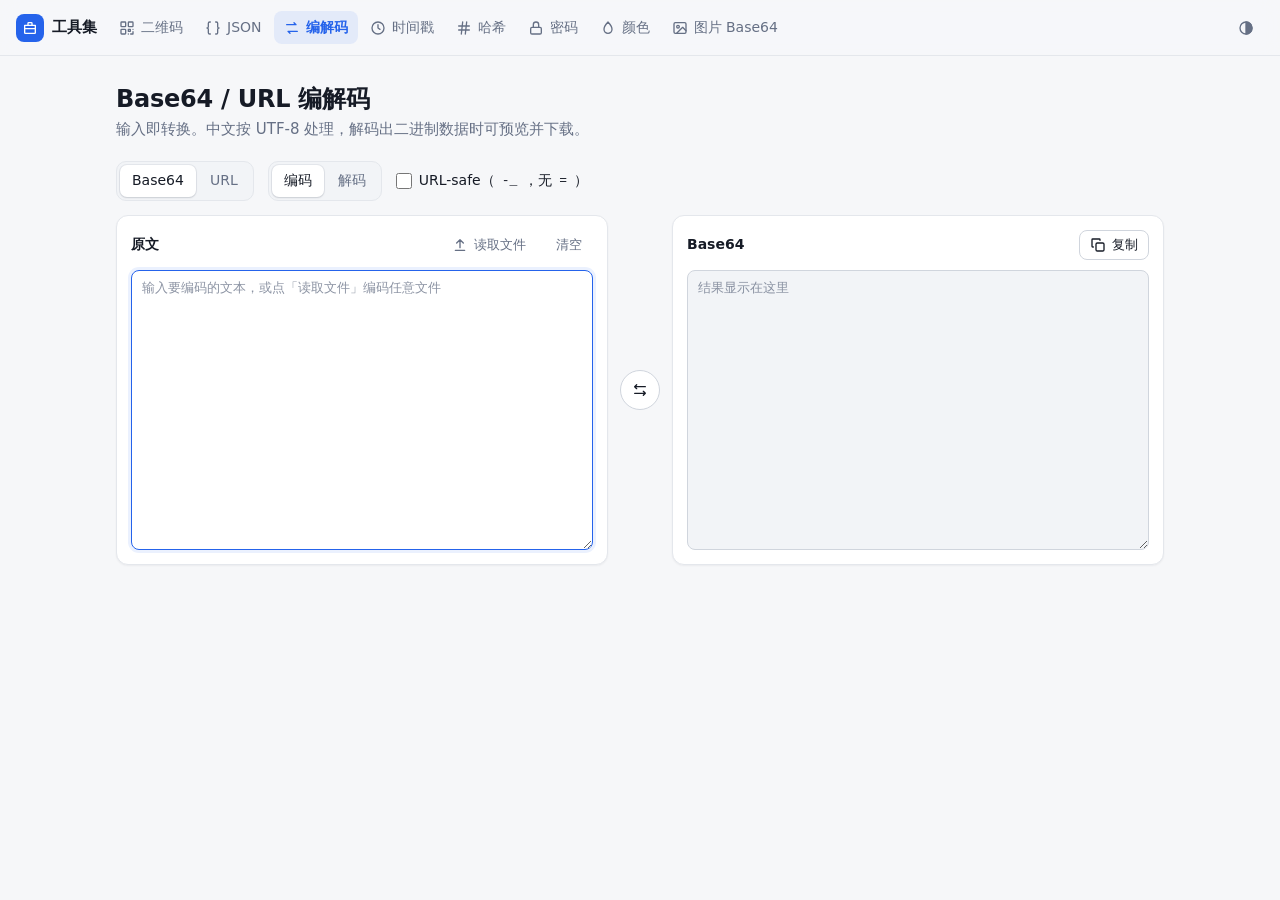
<file: tools/base64-url.html>
<!DOCTYPE html>
<html lang="zh-CN" data-tool="base64-url" data-root="../">
<head>
<meta charset="UTF-8">
<meta name="viewport" content="width=device-width, initial-scale=1">
<title>Base64 URL 编解码 · 工具集</title>
<meta name="description" content="在浏览器本地进行 Base64 与 URL 编码解码，支持中文、URL-safe、文件和二进制数据。">
<style>
/* @shared-css:start */
/* 工具集公共样式。修改后运行 python3 scripts/sync_shared.py 同步到所有页面 */
:root {
  --bg:#f6f7f9; --surface:#fff; --surface-2:#f2f4f7; --text:#161b26; --muted:#667085;
  --border:#e4e7ec; --border-strong:#d0d5dd;
  --accent:#2563eb; --accent-hover:#1d4ed8; --accent-soft:rgba(37,99,235,.09); --link:#2563eb; --on-accent:#fff;
  --ok:#15803d; --ok-soft:rgba(22,163,74,.1); --err:#dc2626; --err-soft:rgba(220,38,38,.08); --warn:#b45309; --warn-soft:rgba(217,119,6,.1);
  --shadow:0 1px 2px rgba(16,24,40,.05); --shadow-lg:0 12px 32px rgba(16,24,40,.18);
  --radius:12px;
  --mono:ui-monospace,SFMono-Regular,"SF Mono",Menlo,Consolas,"Liberation Mono",monospace;
  --sans:system-ui,-apple-system,"Segoe UI","PingFang SC","Hiragino Sans GB","Microsoft YaHei",sans-serif;
  color-scheme:light;
}
@media (prefers-color-scheme: dark) {
  :root:not([data-theme=light]) {
    --bg:#0e1015; --surface:#161a22; --surface-2:#1d222c; --text:#e6e9ef; --muted:#949cab;
    --border:#262c37; --border-strong:#363d4a;
    --accent:#3b6fe0; --accent-hover:#5283ee; --accent-soft:rgba(91,141,239,.16); --link:#82a8f7; --on-accent:#fff;
    --ok:#4ade80; --ok-soft:rgba(74,222,128,.12); --err:#f87171; --err-soft:rgba(248,113,113,.12); --warn:#fbbf24; --warn-soft:rgba(251,191,36,.12);
    --shadow:0 1px 2px rgba(0,0,0,.3); --shadow-lg:0 12px 32px rgba(0,0,0,.55);
    color-scheme:dark;
  }
}
:root[data-theme=dark] {
  --bg:#0e1015; --surface:#161a22; --surface-2:#1d222c; --text:#e6e9ef; --muted:#949cab;
  --border:#262c37; --border-strong:#363d4a;
  --accent:#3b6fe0; --accent-hover:#5283ee; --accent-soft:rgba(91,141,239,.16); --link:#82a8f7; --on-accent:#fff;
  --ok:#4ade80; --ok-soft:rgba(74,222,128,.12); --err:#f87171; --err-soft:rgba(248,113,113,.12); --warn:#fbbf24; --warn-soft:rgba(251,191,36,.12);
  --shadow:0 1px 2px rgba(0,0,0,.3); --shadow-lg:0 12px 32px rgba(0,0,0,.55);
  color-scheme:dark;
}
*, *::before, *::after { box-sizing:border-box; }
html { -webkit-text-size-adjust:100%; }
body { margin:0; background:var(--bg); color:var(--text); font:15px/1.55 var(--sans); -webkit-font-smoothing:antialiased; }
a { color:var(--link); }
[hidden] { display:none !important; }
.ic { width:18px; height:18px; flex:none; }

/* 顶栏 */
.topbar { position:sticky; top:0; z-index:20; height:56px; display:flex; align-items:center; gap:12px; padding:0 16px;
  background:var(--bg); background:color-mix(in srgb, var(--bg) 85%, transparent);
  backdrop-filter:saturate(1.6) blur(12px); -webkit-backdrop-filter:saturate(1.6) blur(12px); border-bottom:1px solid var(--border); }
.brand { display:flex; align-items:center; gap:8px; font-weight:650; color:var(--text); text-decoration:none; white-space:nowrap; }
.brand .logo { width:28px; height:28px; border-radius:8px; background:var(--accent); color:#fff; display:grid; place-items:center; }
.brand .logo .ic { width:16px; height:16px; }
.toolnav { flex:1; min-width:0; display:flex; gap:2px; overflow-x:auto; scrollbar-width:none;
  -webkit-mask-image:linear-gradient(90deg,#000 calc(100% - 28px),transparent); mask-image:linear-gradient(90deg,#000 calc(100% - 28px),transparent); }
.toolnav::-webkit-scrollbar { display:none; }
.toolnav a { display:flex; align-items:center; gap:6px; padding:6px 10px; border-radius:8px; color:var(--muted); text-decoration:none; font-size:14px; white-space:nowrap; }
.toolnav a .ic { width:16px; height:16px; }
.toolnav a:hover { background:var(--surface-2); color:var(--text); }
.toolnav a[aria-current=page] { background:var(--accent-soft); color:var(--link); font-weight:600; }
.topbar .spacer { flex:1; }
@media (max-width:640px) { .brand .brand-text { display:none; } }

/* 布局 */
.container { max-width:1080px; margin:0 auto; padding:24px 16px 64px; }
.page-head { margin:4px 0 20px; }
.page-head h1 { font-size:24px; line-height:1.25; margin:0 0 4px; letter-spacing:-.01em; }
.page-head p { margin:0; color:var(--muted); }
.card { background:var(--surface); border:1px solid var(--border); border-radius:var(--radius); padding:18px; box-shadow:var(--shadow); min-width:0; }
.card + .card { margin-top:16px; }
.card-head { display:flex; align-items:center; justify-content:space-between; gap:8px; margin:0 0 12px; min-height:28px; }
.card-head h2, .card-title { font-size:15px; font-weight:600; margin:0; }
.stack > * + * { margin-top:14px; }
.row { display:flex; flex-wrap:wrap; align-items:center; gap:8px 12px; }
.grow { flex:1; min-width:0; }
.grid-2 { display:grid; grid-template-columns:minmax(0,1fr) minmax(0,1fr); gap:16px; }
.grid-2 > .card + .card { margin-top:0; } /* 网格内用 gap 控制间距，避免并排卡片错位 */
@media (max-width:760px) { .grid-2 { grid-template-columns:minmax(0,1fr); } .container { padding-top:18px; } .page-head h1 { font-size:21px; } }
.muted { color:var(--muted); }
.small { font-size:13px; }
.mono { font-family:var(--mono); font-size:13px; }

/* 表单 */
input[type=text], input[type=number], input[type=search], input[type=datetime-local], textarea, select {
  font:inherit; color:var(--text); background:var(--surface); border:1px solid var(--border-strong); border-radius:8px;
  padding:8px 10px; min-width:0; transition:border-color .15s, box-shadow .15s; }
input.mono, textarea.mono { font-family:var(--mono); font-size:13px; }
textarea { width:100%; display:block; resize:vertical; line-height:1.55; }
textarea[readonly] { background:var(--surface-2); }
input:focus, textarea:focus, select:focus { outline:none; border-color:var(--accent); box-shadow:0 0 0 3px var(--accent-soft); }
::placeholder { color:var(--muted); opacity:.75; }
select { appearance:none; -webkit-appearance:none; padding-right:30px; cursor:pointer;
  background:var(--surface) url("data:image/svg+xml,%3Csvg xmlns='http://www.w3.org/2000/svg' viewBox='0 0 24 24' fill='none' stroke='%238a93a3' stroke-width='2.5' stroke-linecap='round'%3E%3Cpath d='m6 9 6 6 6-6'/%3E%3C/svg%3E") no-repeat right 9px center/14px; }
input[type=checkbox], input[type=radio], input[type=range] { accent-color:var(--accent); }
input[type=checkbox] { width:16px; height:16px; margin:0; }
input[type=color] { width:36px; height:32px; padding:2px; border:1px solid var(--border-strong); border-radius:8px; background:var(--surface); cursor:pointer; }
.field { display:flex; flex-direction:column; gap:6px; min-width:0; }
.label { font-size:13px; color:var(--muted); font-weight:500; }
.chk { display:inline-flex; align-items:center; gap:7px; font-size:14px; cursor:pointer; user-select:none; }

/* 按钮 */
.btn { display:inline-flex; align-items:center; justify-content:center; gap:6px; height:36px; padding:0 14px; border-radius:8px;
  border:1px solid var(--border-strong); background:var(--surface); color:var(--text); font:inherit; font-size:14px; font-weight:500;
  cursor:pointer; white-space:nowrap; text-decoration:none; transition:background .15s, border-color .15s, color .15s; -webkit-tap-highlight-color:transparent; }
.btn:hover { background:var(--surface-2); }
.btn:active { transform:translateY(1px); }
.btn .ic { width:16px; height:16px; }
.btn-primary { background:var(--accent); border-color:var(--accent); color:var(--on-accent); }
.btn-primary:hover { background:var(--accent-hover); border-color:var(--accent-hover); }
.btn-ghost { border-color:transparent; background:transparent; color:var(--muted); }
.btn-ghost:hover { color:var(--text); }
.btn-sm { height:30px; padding:0 10px; font-size:13px; }
.btn-icon { width:36px; padding:0; }
.btn-sm.btn-icon { width:30px; }
.btn:disabled { opacity:.45; cursor:not-allowed; transform:none; }
.btn:focus-visible, .seg button:focus-visible, a:focus-visible, .drop:focus-visible { outline:2px solid var(--accent); outline-offset:2px; }

/* 分段选择 */
.seg { display:inline-flex; flex-wrap:wrap; padding:3px; gap:2px; background:var(--surface-2); border:1px solid var(--border); border-radius:10px; max-width:100%; }
.seg button { border:0; background:transparent; color:var(--muted); font:inherit; font-size:14px; font-weight:500; padding:5px 12px; border-radius:7px; cursor:pointer; white-space:nowrap; }
.seg button:hover { color:var(--text); }
.seg button[aria-pressed=true] { background:var(--surface); color:var(--text); box-shadow:0 1px 2px rgba(16,24,40,.12), 0 0 0 1px var(--border); }

/* 状态与结果 */
.status { font-size:13px; min-height:20px; display:flex; align-items:center; gap:6px; color:var(--muted); }
.status .ic { width:15px; height:15px; }
.status.ok { color:var(--ok); } .status.err { color:var(--err); } .status.warn { color:var(--warn); }
.note { font-size:13px; padding:8px 12px; border-radius:8px; background:var(--surface-2); color:var(--muted); }
.note.warn { background:var(--warn-soft); color:var(--warn); } .note.err { background:var(--err-soft); color:var(--err); }
.kv { width:100%; border-collapse:collapse; }
.kv td { padding:8px 6px; border-top:1px solid var(--border); vertical-align:middle; }
.kv tr:first-child td { border-top:0; }
.kv td.k { color:var(--muted); width:92px; white-space:nowrap; font-size:13px; }
.kv td.v { font-family:var(--mono); font-size:13px; word-break:break-all; }
.kv td.a { width:1%; text-align:right; }
.kv tr.hit td { background:var(--ok-soft); }
.kv tr.hit td.k { color:var(--ok); font-weight:600; }

/* 拖放区 */
.drop { display:flex; flex-direction:column; align-items:center; justify-content:center; gap:6px; padding:28px 16px; text-align:center;
  border:1.5px dashed var(--border-strong); border-radius:var(--radius); color:var(--muted); cursor:pointer; background:var(--surface); transition:.15s; }
.drop:hover, .drop.over { border-color:var(--accent); color:var(--link); background:var(--accent-soft); }
.drop .ic { width:28px; height:28px; }
.drop b { color:var(--text); font-weight:600; }
.checker { background-color:var(--surface-2); background-image:repeating-conic-gradient(rgba(128,128,128,.16) 0 25%, transparent 0 50%); background-size:16px 16px; }
.kbd { font-family:var(--mono); font-size:12px; padding:1px 6px; border:1px solid var(--border-strong); border-bottom-width:2px; border-radius:5px; color:var(--muted); }

/* 轻提示 */
.toast-wrap { position:fixed; left:50%; bottom:24px; transform:translateX(-50%); z-index:100; display:flex; flex-direction:column; align-items:center; gap:8px; pointer-events:none; width:max-content; max-width:calc(100vw - 32px); }
.toast { display:flex; align-items:center; gap:8px; padding:9px 14px; border-radius:10px; background:#111827; color:#fff; font-size:14px; box-shadow:var(--shadow-lg); animation:tb-in .18s ease-out; transition:opacity .2s, transform .2s; }
.toast .ic { width:16px; height:16px; color:#4ade80; }
.toast.err .ic { color:#f87171; }
.toast.out { opacity:0; transform:translateY(6px); }
@keyframes tb-in { from { opacity:0; transform:translateY(8px); } }
@media (prefers-reduced-motion: reduce) { *, *::before, *::after { animation:none !important; transition:none !important; } }
/* 工具专属色：元素加 .tint 并设置 --h（OKLCH 色相），即可使用 var(--tint) / var(--tint-soft) */
.tint { --tint:var(--link); --tint-soft:var(--accent-soft); }
@supports (color: oklch(0 0 0)) {
  .tint { --tint:oklch(.54 .17 var(--h, 260)); --tint-soft:oklch(.62 .15 var(--h, 260) / .12); }
  @media (prefers-color-scheme: dark) { :root:not([data-theme=light]) .tint { --tint:oklch(.8 .12 var(--h, 260)); --tint-soft:oklch(.7 .13 var(--h, 260) / .17); } }
  :root[data-theme=dark] .tint { --tint:oklch(.8 .12 var(--h, 260)); --tint-soft:oklch(.7 .13 var(--h, 260) / .17); }
}
.sr-only { position:absolute; width:1px; height:1px; overflow:hidden; clip:rect(0 0 0 0); white-space:nowrap; }
/* @shared-css:end */
.controls { display:flex; flex-wrap:wrap; align-items:center; gap:10px 14px; margin-bottom:14px; }
.opts { display:flex; flex-wrap:wrap; align-items:center; gap:8px 16px; }
.io { display:grid; grid-template-columns:minmax(0,1fr) auto minmax(0,1fr); gap:12px; align-items:stretch; }
.pane { display:flex; flex-direction:column; padding:14px; margin:0 !important; }
.pane-head { display:flex; align-items:center; gap:8px; margin-bottom:10px; min-height:30px; }
.pane-head .title { font-weight:600; font-size:14px; flex:1; }
.pane textarea { flex:1; min-height:280px; word-break:break-all; }
.mid { display:flex; align-items:center; }
.mid .btn { border-radius:50%; width:40px; height:40px; padding:0; }
#status { margin-top:12px; }
@media (max-width:760px) {
  .io { grid-template-columns:minmax(0,1fr); gap:8px; }
  .pane textarea { min-height:150px; }
  .mid { justify-content:center; }
  .mid .btn .ic { transform:none; }
}
@media (min-width:761px) { .mid .btn .ic { transform:rotate(90deg); } }
</style>
<script>
/* @shared-js:start */
/* 工具集公共脚本：主题、顶栏导航、图标、轻提示、复制、本地草稿。修改后运行 python3 scripts/sync_shared.py */
const TB = (() => {
  const root = document.documentElement;
  const store = {
    get(k, d) { try { const v = localStorage.getItem("tb:" + k); return v === null ? d : JSON.parse(v); } catch { return d; } },
    set(k, v) { try { localStorage.setItem("tb:" + k, JSON.stringify(v)); } catch {} },
  };
  const applyTheme = m => { if (m === "light" || m === "dark") root.dataset.theme = m; else delete root.dataset.theme; };
  applyTheme(store.get("theme", "auto")); // 尽早设置，避免闪烁

  const I = {
    box: '<path d="M4 8h16v11a1 1 0 0 1-1 1H5a1 1 0 0 1-1-1zM9 8V5a1 1 0 0 1 1-1h4a1 1 0 0 1 1 1v3M4 13h16"/>',
    qrcode: '<rect x="3" y="3" width="7" height="7" rx="1"/><rect x="14" y="3" width="7" height="7" rx="1"/><rect x="3" y="14" width="7" height="7" rx="1"/><path d="M14 14h3v3h-3zM21 14v.01M14 21h.01M17.5 21H21v-3.5"/>',
    json: '<path d="M8 3H7a2 2 0 0 0-2 2v5a2 2 0 0 1-2 2 2 2 0 0 1 2 2v5a2 2 0 0 0 2 2h1M16 3h1a2 2 0 0 1 2 2v5a2 2 0 0 0 2 2 2 2 0 0 0-2 2v5a2 2 0 0 1-2 2h-1"/>',
    codec: '<path d="M4 7h14l-3-3M20 17H6l3 3"/>',
    clock: '<circle cx="12" cy="12" r="9"/><path d="M12 7v5l3 2"/>',
    hash: '<path d="M4 9h16M4 15h16M10 3 8 21M16 3l-2 18"/>',
    lock: '<rect x="4" y="11" width="16" height="10" rx="2"/><path d="M8 11V7a4 4 0 0 1 8 0v4"/>',
    droplet: '<path d="M12 3s6 6.2 6 11a6 6 0 0 1-12 0c0-4.8 6-11 6-11z"/>',
    image: '<rect x="3" y="4" width="18" height="16" rx="2"/><circle cx="9" cy="10" r="2"/><path d="m21 16-5-5-9 9"/>',
    copy: '<rect x="9" y="9" width="12" height="12" rx="2"/><path d="M5 15H4a1 1 0 0 1-1-1V4a1 1 0 0 1 1-1h10a1 1 0 0 1 1 1v1"/>',
    download: '<path d="M12 4v11m-5-5 5 5 5-5M5 20h14"/>',
    upload: '<path d="M12 16V4M7 9l5-5 5 5M5 20h14"/>',
    refresh: '<path d="M20 11a8 8 0 1 0-2.3 5.7M20 4v7h-7"/>',
    swap: '<path d="M7 4v16m0 0-3-3m3 3 3-3M17 20V4m0 0-3 3m3-3 3 3"/>',
    link: '<path d="M10 14a4 4 0 0 0 5.7 0l3-3a4 4 0 0 0-5.7-5.7l-1 1M14 10a4 4 0 0 0-5.7 0l-3 3a4 4 0 0 0 5.7 5.7l1-1"/>',
    trash: '<path d="M4 7h16M10 11v6M14 11v6M6 7l1 13h10l1-13M9 7V4h6v3"/>',
    check: '<path d="m5 12 5 5 9-10"/>',
    alert: '<circle cx="12" cy="12" r="9"/><path d="M12 8v5M12 16h.01"/>',
    search: '<circle cx="11" cy="11" r="7"/><path d="m20 20-3.5-3.5"/>',
    arrow: '<path d="M5 12h14m-5-5 5 5-5 5"/>',
    pick: '<path d="m15 6 3 3M4 20l1.5-4.5L14 7a2.1 2.1 0 0 1 3 3l-8.5 8.5z"/>',
    dice: '<rect x="4" y="4" width="16" height="16" rx="3"/><path d="M9 9h.01M15 15h.01M15 9h.01M9 15h.01"/>',
    file: '<path d="M14 3H6a1 1 0 0 0-1 1v16a1 1 0 0 0 1 1h12a1 1 0 0 0 1-1V8zM14 3v5h5"/>',
    sun: '<circle cx="12" cy="12" r="4"/><path d="M12 2v2M12 20v2M4.9 4.9l1.4 1.4M17.7 17.7l1.4 1.4M2 12h2M20 12h2M4.9 19.1l1.4-1.4M17.7 6.3l1.4-1.4"/>',
    moon: '<path d="M20 14.5A8 8 0 1 1 9.5 4a6.5 6.5 0 0 0 10.5 10.5z"/>',
    auto: '<circle cx="12" cy="12" r="9"/><path d="M12 3a9 9 0 0 1 0 18z" fill="currentColor"/>',
  };
  const TOOLS = [
    { id: "qrcode", name: "文本转二维码", short: "二维码", icon: I.qrcode, desc: "支持中文与 emoji，可调纠错、尺寸与颜色，导出 PNG / SVG", keys: "二维码 qr qrcode 文本 链接 生成 erweima ewm", hue: 260 },
    { id: "json", name: "JSON 格式化", short: "JSON", icon: I.json, desc: "美化、压缩、转义，实时校验并定位错误行列", keys: "json 格式化 校验 压缩 美化 转义 geshihua gsh", hue: 55 },
    { id: "base64-url", name: "Base64 / URL 编解码", short: "编解码", icon: I.codec, desc: "实时转换，UTF-8 安全，支持 URL-safe、文件与二进制结果", keys: "base64 url 编码 解码 encode decode bianma jiema bjm", hue: 195 },
    { id: "timestamp", name: "时间戳转换", short: "时间戳", icon: I.clock, desc: "时间戳与日期互转，自动识别秒 / 毫秒 / 微秒", keys: "时间戳 timestamp unix 日期 时间 时区 shijianchuo sjc", hue: 290 },
    { id: "hash", name: "哈希计算", short: "哈希", icon: I.hash, desc: "MD5、SHA-1 / 256 / 384 / 512，支持文本和文件，可比对校验值", keys: "哈希 hash md5 sha sha1 sha256 校验 摘要 文件 haxi hx jiaoyan", hue: 330 },
    { id: "password", name: "随机密码", short: "密码", icon: I.lock, desc: "加密安全的随机密码，强度提示，可批量生成", keys: "密码 password 随机 生成 强度 mima mm suiji", hue: 150 },
    { id: "color", name: "颜色转换 / 取色", short: "颜色", icon: I.droplet, desc: "HEX / RGB / HSL / CMYK 互转，屏幕与图片取色，对比度检查", keys: "颜色 color 取色 吸管 hex rgb hsl cmyk 对比度 配色 yanse ys quse", hue: 15 },
    { id: "image-base64", name: "图片转 Base64", short: "图片 Base64", icon: I.image, desc: "图片与 Data URI 互转，可压缩、转格式、缩放", keys: "图片 image base64 data uri 压缩 转换 图片转 tupian tp", hue: 85 },
  ].map(t => ({ ...t, href: `tools/${t.id}.html` }));

  const svg = (p, cls = "ic") => `<svg class="${cls}" viewBox="0 0 24 24" fill="none" stroke="currentColor" stroke-width="2" stroke-linecap="round" stroke-linejoin="round" aria-hidden="true">${p}</svg>`;
  const esc = s => String(s).replace(/[&<>"']/g, c => ({ "&": "&amp;", "<": "&lt;", ">": "&gt;", '"': "&quot;", "'": "&#39;" }[c]));
  const debounce = (fn, ms = 200) => { let t; return (...a) => { clearTimeout(t); t = setTimeout(() => fn(...a), ms); }; };
  const isDesktop = () => matchMedia("(hover: hover) and (pointer: fine)").matches;
  const isNarrow = () => matchMedia("(max-width: 760px)").matches;
  const fmtSize = n => n < 1024 ? n + " B" : n < 1048576 ? (n / 1024).toFixed(1) + " KB" : (n / 1048576).toFixed(2) + " MB";

  let wrap;
  function toast(msg, type = "ok", ms = 1800) {
    if (!wrap) {
      wrap = document.createElement("div"); wrap.className = "toast-wrap";
      wrap.setAttribute("role", "status"); wrap.setAttribute("aria-live", "polite"); document.body.appendChild(wrap);
    }
    const t = document.createElement("div"); t.className = "toast " + type;
    t.innerHTML = svg(type === "err" ? I.alert : I.check) + "<span></span>"; t.lastChild.textContent = msg;
    wrap.appendChild(t);
    while (wrap.children.length > 3) wrap.firstChild.remove();
    setTimeout(() => { t.classList.add("out"); setTimeout(() => t.remove(), 250); }, ms);
  }
  async function copy(text, label = "已复制到剪贴板") {
    if (text == null || text === "") { toast("没有可复制的内容", "err"); return false; }
    try { await navigator.clipboard.writeText(text); }
    catch {
      const ta = document.createElement("textarea"); ta.value = text; ta.style.cssText = "position:fixed;top:0;opacity:0";
      document.body.appendChild(ta); ta.select(); const ok = document.execCommand("copy"); ta.remove();
      if (!ok) { toast("复制失败，请手动选择后复制", "err"); return false; }
    }
    toast(label); return true;
  }
  function download(data, name, type) {
    const blob = data instanceof Blob ? data : new Blob([data], { type: type || "application/octet-stream" });
    const a = document.createElement("a"); a.href = URL.createObjectURL(blob); a.download = name;
    document.body.appendChild(a); a.click(); a.remove(); setTimeout(() => URL.revokeObjectURL(a.href), 3000);
  }
  // 输入内容自动保存在本机浏览器，刷新不丢
  function persist(el, key) {
    const v = store.get(key);
    if (v !== undefined) { if (el.type === "checkbox") el.checked = v; else el.value = v; }
    const save = debounce(() => store.set(key, el.type === "checkbox" ? el.checked : el.value), 300);
    el.addEventListener("input", save); el.addEventListener("change", save);
  }
  // 分段选择控件：<div class="seg" data-value="默认"><button data-v="a">…</button></div>
  function seg(el, onChange, key) {
    const btns = [...el.querySelectorAll("button[data-v]")];
    const api = {
      value: null,
      set(v, silent) {
        if (!btns.some(b => b.dataset.v === v)) v = btns[0].dataset.v;
        api.value = v;
        btns.forEach(b => b.setAttribute("aria-pressed", String(b.dataset.v === v)));
        if (key) store.set(key, v);
        if (!silent && onChange) onChange(v);
      },
    };
    btns.forEach(b => { b.type = "button"; b.addEventListener("click", () => api.set(b.dataset.v)); });
    api.set(key ? store.get(key, el.dataset.value) : el.dataset.value, true);
    return api;
  }
  // 拖放 / 点击 / 粘贴 选择文件
  function fileDrop(el, input, onFiles, { paste = true } = {}) {
    el.addEventListener("click", () => input.click());
    el.addEventListener("keydown", e => { if (e.key === "Enter" || e.key === " ") { e.preventDefault(); input.click(); } });
    input.addEventListener("change", () => { if (input.files.length) onFiles([...input.files]); input.value = ""; });
    ["dragenter", "dragover"].forEach(t => el.addEventListener(t, e => { e.preventDefault(); el.classList.add("over"); }));
    ["dragleave", "drop"].forEach(t => el.addEventListener(t, () => el.classList.remove("over")));
    el.addEventListener("drop", e => { e.preventDefault(); if (e.dataTransfer.files.length) onFiles([...e.dataTransfer.files]); });
    if (paste) document.addEventListener("paste", e => {
      if (typeof paste === "function" && !paste()) return;
      const fs = [...(e.clipboardData?.items || [])].filter(i => i.kind === "file").map(i => i.getAsFile()).filter(Boolean);
      if (fs.length) { e.preventDefault(); onFiles(fs); }
    });
  }

  const THEMES = { auto: ["跟随系统", I.auto], light: ["浅色", I.sun], dark: ["深色", I.moon] };
  function buildHeader() {
    const h = document.getElementById("tb-header"); if (!h) return;
    const cur = root.dataset.tool, base = root.dataset.root || "";
    const nav = cur
      ? `<nav class="toolnav" aria-label="切换工具">${TOOLS.map(t => `<a href="${base}${t.href}"${t.id === cur ? ' aria-current="page"' : ""}>${svg(t.icon)}<span>${t.short}</span></a>`).join("")}</nav>`
      : '<div class="spacer"></div>';
    h.innerHTML = `<a class="brand" href="${base}index.html" aria-label="返回工具集首页"><span class="logo">${svg(I.box)}</span><span class="brand-text">工具集</span></a>${nav}<button class="btn btn-ghost btn-icon" id="tb-theme" type="button"></button>`;
    const btn = h.querySelector("#tb-theme");
    const paint = () => { const m = store.get("theme", "auto"), [n, ic] = THEMES[m] || THEMES.auto; btn.innerHTML = svg(ic); btn.title = btn.ariaLabel = `主题：${n}（点击切换）`; };
    btn.onclick = () => { const order = ["auto", "light", "dark"], m = order[(order.indexOf(store.get("theme", "auto")) + 1) % 3]; store.set("theme", m); applyTheme(m); paint(); toast("主题：" + THEMES[m][0]); };
    paint();
    const a = h.querySelector("[aria-current]"), n = h.querySelector(".toolnav");
    if (a && n) n.scrollLeft = a.offsetLeft - n.clientWidth / 2 + a.offsetWidth / 2;
  }
  function favicon() {
    const t = TOOLS.find(x => x.id === root.dataset.tool), p = t ? t.icon : I.box;
    const s = `<svg xmlns="http://www.w3.org/2000/svg" viewBox="0 0 32 32"><rect width="32" height="32" rx="8" fill="#2563eb"/><g transform="translate(5 5) scale(.917)" fill="none" stroke="#fff" stroke-width="2.3" stroke-linecap="round" stroke-linejoin="round">${p.replace(/currentColor/g, "#fff")}</g></svg>`;
    const l = document.createElement("link"); l.rel = "icon"; l.href = "data:image/svg+xml," + encodeURIComponent(s); document.head.appendChild(l);
  }
  favicon();
  // 记录最近使用的工具，首页据此显示「最近使用」
  if (root.dataset.tool) { const r = store.get("recent", []); store.set("recent", [root.dataset.tool, ...(Array.isArray(r) ? r : []).filter(x => x !== root.dataset.tool)].slice(0, 6)); }
  document.addEventListener("DOMContentLoaded", () => {
    buildHeader();
    const af = document.querySelector("[data-autofocus]");
    if (af && isDesktop()) af.focus({ preventScroll: true }); // 手机上不自动弹出键盘
  });

  return { TOOLS, I, svg, esc, debounce, isDesktop, isNarrow, fmtSize, store, toast, copy, download, persist, seg, fileDrop };
})();
/* @shared-js:end */
</script>
</head>
<body>
<header id="tb-header" class="topbar"></header>
<main class="container">
  <div class="page-head">
    <h1>Base64 / URL 编解码</h1>
    <p>输入即转换。中文按 UTF-8 处理，解码出二进制数据时可预览并下载。</p>
  </div>

  <div class="controls">
    <div class="seg" id="mode" data-value="b64" role="group" aria-label="编码类型"><button data-v="b64">Base64</button><button data-v="url">URL</button></div>
    <div class="seg" id="dir" data-value="enc" role="group" aria-label="方向"><button data-v="enc">编码</button><button data-v="dec">解码</button></div>
    <div class="opts">
      <label class="chk" id="safeWrap"><input type="checkbox" id="safe"> URL-safe（<span class="mono">-_</span>，无 <span class="mono">=</span>）</label>
      <label class="chk" id="fullWrap" title="保留 : / ? &amp; = # 等 URL 结构字符，适合编码整条链接"><input type="checkbox" id="full"> 整条 URL（保留 <span class="mono">:/?&amp;=</span>）</label>
      <label class="chk" id="plusWrap" title="表单提交的数据会把空格编码为 +"><input type="checkbox" id="plus" checked> 把 <span class="mono">+</span> 当作空格</label>
    </div>
  </div>

  <div class="io">
    <section class="card pane">
      <div class="pane-head">
        <label class="title" for="in" id="inLabel">原文</label>
        <button class="btn btn-sm btn-ghost" id="fileBtn" type="button"></button>
        <input type="file" id="file" hidden>
        <button class="btn btn-sm btn-ghost" id="clear" type="button">清空</button>
      </div>
      <textarea id="in" class="mono" spellcheck="false" data-autofocus></textarea>
    </section>
    <div class="mid"><button class="btn" id="swap" type="button" title="把结果作为输入，并切换编码 / 解码" aria-label="交换输入和结果"></button></div>
    <section class="card pane">
      <div class="pane-head">
        <label class="title" for="out" id="outLabel">结果</label>
        <button class="btn btn-sm" id="dlBin" type="button" hidden></button>
        <button class="btn btn-sm" id="copy" type="button"></button>
      </div>
      <textarea id="out" class="mono" spellcheck="false" readonly placeholder="结果显示在这里"></textarea>
    </section>
  </div>
  <div class="status" id="status" aria-live="polite"></div>
</main>

<script>
const $ = id => document.getElementById(id);
const inp = $("in"), out = $("out");
$("copy").innerHTML = TB.svg(TB.I.copy) + "<span>复制</span>";
$("swap").innerHTML = TB.svg(TB.I.swap);
$("fileBtn").innerHTML = TB.svg(TB.I.upload) + "<span>读取文件</span>";
$("dlBin").innerHTML = TB.svg(TB.I.download) + "<span>下载文件</span>";

const mode = TB.seg($("mode"), update, "codec:mode");
const dir = TB.seg($("dir"), update, "codec:dir");
TB.persist(inp, "codec:in");
["safe", "full", "plus"].forEach(id => { TB.persist($(id), "codec:" + id); $(id).addEventListener("change", convert); });

/* ---------- 编解码 ---------- */
function b64encode(bytes, safe) {
  let bin = "";
  for (let i = 0; i < bytes.length; i += 0x8000) bin += String.fromCharCode.apply(null, bytes.subarray(i, i + 0x8000));
  const s = btoa(bin);
  return safe ? s.replace(/\+/g, "-").replace(/\//g, "_").replace(/=+$/, "") : s;
}
function b64decode(s) {
  s = s.replace(/^data:[^,]*;base64,/, "").replace(/\s+/g, "").replace(/-/g, "+").replace(/_/g, "/");
  if (!/^[A-Za-z0-9+/]*={0,2}$/.test(s)) throw new Error("包含非 Base64 字符");
  s = s.replace(/=+$/, "");
  if (s.length % 4 === 1) throw new Error("长度不正确，内容可能不完整");
  s += "=".repeat((4 - s.length % 4) % 4);
  return Uint8Array.from(atob(s), c => c.charCodeAt(0));
}
function hexdump(bytes, limit = 4096) {
  const lines = [];
  for (let i = 0; i < Math.min(bytes.length, limit); i += 16) {
    const row = bytes.subarray(i, i + 16);
    const hex = [...row].map(b => b.toString(16).padStart(2, "0")).join(" ").padEnd(47);
    const asc = [...row].map(b => b >= 32 && b < 127 ? String.fromCharCode(b) : ".").join("");
    lines.push(`${i.toString(16).padStart(8, "0")}  ${hex}  |${asc}|`);
  }
  if (bytes.length > limit) lines.push(`… 共 ${bytes.length.toLocaleString()} 字节，仅显示前 ${limit} 字节`);
  return lines.join("\n");
}
// 根据文件头猜测扩展名，方便下载
function guessExt(b) {
  const h = String.fromCharCode(...b.subarray(0, 12));
  return h.startsWith("\x89PNG") ? "png" : h.startsWith("\xff\xd8") ? "jpg" : h.startsWith("GIF8") ? "gif" : h.startsWith("%PDF") ? "pdf"
    : h.startsWith("PK") ? "zip" : h.startsWith("RIFF") && h.slice(8, 12) === "WEBP" ? "webp" : h.startsWith("\x1f\x8b") ? "gz" : "bin";
}

let binary = null;
function setStatus(cls, msg) {
  $("status").className = "status " + cls;
  $("status").innerHTML = msg ? (cls ? TB.svg(cls === "ok" ? TB.I.check : TB.I.alert) : "") + `<span>${TB.esc(msg)}</span>` : "";
}
function update() {
  const b64 = mode.value === "b64", enc = dir.value === "enc";
  $("safeWrap").hidden = !(b64 && enc);
  $("fullWrap").hidden = !(!b64 && enc);
  $("plusWrap").hidden = !(!b64 && !enc);
  $("fileBtn").hidden = !(b64 && enc);
  $("inLabel").textContent = enc ? "原文" : b64 ? "Base64" : "已编码的 URL";
  $("outLabel").textContent = enc ? (b64 ? "Base64" : "编码结果") : "解码结果";
  inp.placeholder = enc ? (b64 ? "输入要编码的文本，或点「读取文件」编码任意文件" : "输入要编码的文本或链接，如 https://example.com/?q=你好")
    : b64 ? "粘贴 Base64（也支持 URL-safe 和 data: 开头的内容）" : "粘贴已编码的内容，如 %E4%BD%A0%E5%A5%BD";
  convert();
}
function convert() {
  binary = null; $("dlBin").hidden = true;
  const s = inp.value, b64 = mode.value === "b64", enc = dir.value === "enc";
  if (!s) { out.value = ""; setStatus("", ""); return; }
  try {
    if (b64 && enc) out.value = b64encode(new TextEncoder().encode(s), $("safe").checked);
    else if (b64) {
      const bytes = b64decode(s);
      try { out.value = new TextDecoder("utf-8", { fatal: true }).decode(bytes); }
      catch {
        binary = bytes; out.value = hexdump(bytes); $("dlBin").hidden = false;
        return setStatus("warn", `解码结果是二进制数据（${TB.fmtSize(bytes.length)}，可能是 ${guessExt(bytes).toUpperCase()}），已显示十六进制预览，可下载为文件`);
      }
    }
    else if (enc) out.value = $("full").checked ? encodeURI(s) : encodeURIComponent(s);
    else {
      try { out.value = decodeURIComponent($("plus").checked ? s.replace(/\+/g, " ") : s); }
      catch { throw new Error("包含无效的 % 转义序列"); }
    }
    setStatus("ok", `${s.length.toLocaleString()} → ${out.value.length.toLocaleString()} 字符`);
  } catch (e) { out.value = ""; setStatus("err", (enc ? "编码失败：" : "解码失败：") + e.message); }
}

inp.addEventListener("input", TB.debounce(convert, 120));
$("clear").onclick = () => { inp.value = ""; inp.dispatchEvent(new Event("input")); convert(); inp.focus(); };
$("copy").onclick = () => binary ? TB.toast("结果是二进制数据，请使用「下载文件」", "err") : TB.copy(out.value);
$("dlBin").onclick = () => binary && TB.download(new Blob([binary]), "decoded." + guessExt(binary));
$("swap").onclick = () => {
  if (binary) return TB.toast("二进制结果无法作为文本输入", "err");
  inp.value = out.value; inp.dispatchEvent(new Event("input"));
  dir.set(dir.value === "enc" ? "dec" : "enc");
};
$("fileBtn").onclick = () => $("file").click();
$("file").onchange = async e => {
  const f = e.target.files[0]; e.target.value = ""; if (!f) return;
  if (f.size > 50 * 1048576) return TB.toast("文件超过 50MB，浏览器可能卡顿，已取消", "err", 2600);
  const bytes = new Uint8Array(await f.arrayBuffer());
  inp.value = ""; binary = null; $("dlBin").hidden = true;
  out.value = b64encode(bytes, $("safe").checked);
  setStatus("ok", `已编码文件「${f.name}」：${TB.fmtSize(f.size)} → ${out.value.length.toLocaleString()} 字符`);
};
update();
</script>
</body>
</html>
</file>
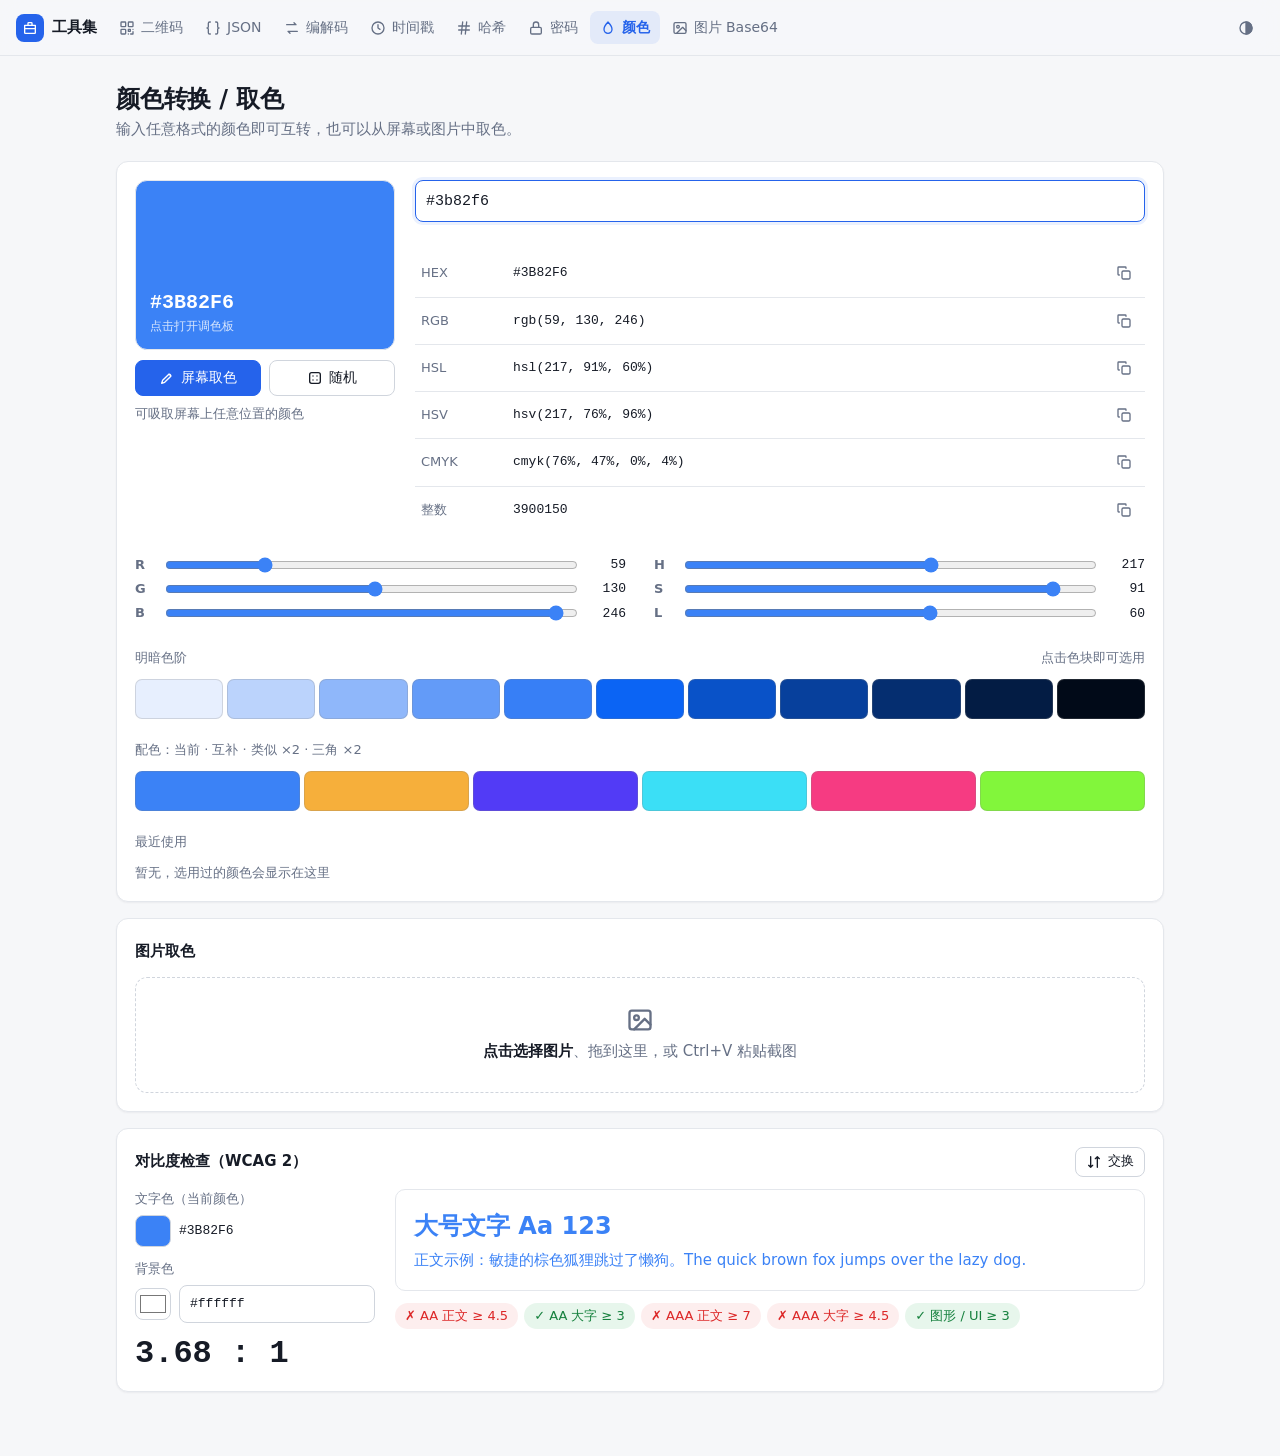
<file: tools/color.html>
<!DOCTYPE html>
<html lang="zh-CN" data-tool="color" data-root="../">
<head>
<meta charset="UTF-8">
<meta name="viewport" content="width=device-width, initial-scale=1">
<title>颜色转换取色 · 工具集</title>
<meta name="description" content="HEX、RGB、HSL、HSV、CMYK 颜色互转，屏幕与图片取色，WCAG 对比度检查。">
<style>
/* @shared-css:start */
/* 工具集公共样式。修改后运行 python3 scripts/sync_shared.py 同步到所有页面 */
:root {
  --bg:#f6f7f9; --surface:#fff; --surface-2:#f2f4f7; --text:#161b26; --muted:#667085;
  --border:#e4e7ec; --border-strong:#d0d5dd;
  --accent:#2563eb; --accent-hover:#1d4ed8; --accent-soft:rgba(37,99,235,.09); --link:#2563eb; --on-accent:#fff;
  --ok:#15803d; --ok-soft:rgba(22,163,74,.1); --err:#dc2626; --err-soft:rgba(220,38,38,.08); --warn:#b45309; --warn-soft:rgba(217,119,6,.1);
  --shadow:0 1px 2px rgba(16,24,40,.05); --shadow-lg:0 12px 32px rgba(16,24,40,.18);
  --radius:12px;
  --mono:ui-monospace,SFMono-Regular,"SF Mono",Menlo,Consolas,"Liberation Mono",monospace;
  --sans:system-ui,-apple-system,"Segoe UI","PingFang SC","Hiragino Sans GB","Microsoft YaHei",sans-serif;
  color-scheme:light;
}
@media (prefers-color-scheme: dark) {
  :root:not([data-theme=light]) {
    --bg:#0e1015; --surface:#161a22; --surface-2:#1d222c; --text:#e6e9ef; --muted:#949cab;
    --border:#262c37; --border-strong:#363d4a;
    --accent:#3b6fe0; --accent-hover:#5283ee; --accent-soft:rgba(91,141,239,.16); --link:#82a8f7; --on-accent:#fff;
    --ok:#4ade80; --ok-soft:rgba(74,222,128,.12); --err:#f87171; --err-soft:rgba(248,113,113,.12); --warn:#fbbf24; --warn-soft:rgba(251,191,36,.12);
    --shadow:0 1px 2px rgba(0,0,0,.3); --shadow-lg:0 12px 32px rgba(0,0,0,.55);
    color-scheme:dark;
  }
}
:root[data-theme=dark] {
  --bg:#0e1015; --surface:#161a22; --surface-2:#1d222c; --text:#e6e9ef; --muted:#949cab;
  --border:#262c37; --border-strong:#363d4a;
  --accent:#3b6fe0; --accent-hover:#5283ee; --accent-soft:rgba(91,141,239,.16); --link:#82a8f7; --on-accent:#fff;
  --ok:#4ade80; --ok-soft:rgba(74,222,128,.12); --err:#f87171; --err-soft:rgba(248,113,113,.12); --warn:#fbbf24; --warn-soft:rgba(251,191,36,.12);
  --shadow:0 1px 2px rgba(0,0,0,.3); --shadow-lg:0 12px 32px rgba(0,0,0,.55);
  color-scheme:dark;
}
*, *::before, *::after { box-sizing:border-box; }
html { -webkit-text-size-adjust:100%; }
body { margin:0; background:var(--bg); color:var(--text); font:15px/1.55 var(--sans); -webkit-font-smoothing:antialiased; }
a { color:var(--link); }
[hidden] { display:none !important; }
.ic { width:18px; height:18px; flex:none; }

/* 顶栏 */
.topbar { position:sticky; top:0; z-index:20; height:56px; display:flex; align-items:center; gap:12px; padding:0 16px;
  background:var(--bg); background:color-mix(in srgb, var(--bg) 85%, transparent);
  backdrop-filter:saturate(1.6) blur(12px); -webkit-backdrop-filter:saturate(1.6) blur(12px); border-bottom:1px solid var(--border); }
.brand { display:flex; align-items:center; gap:8px; font-weight:650; color:var(--text); text-decoration:none; white-space:nowrap; }
.brand .logo { width:28px; height:28px; border-radius:8px; background:var(--accent); color:#fff; display:grid; place-items:center; }
.brand .logo .ic { width:16px; height:16px; }
.toolnav { flex:1; min-width:0; display:flex; gap:2px; overflow-x:auto; scrollbar-width:none;
  -webkit-mask-image:linear-gradient(90deg,#000 calc(100% - 28px),transparent); mask-image:linear-gradient(90deg,#000 calc(100% - 28px),transparent); }
.toolnav::-webkit-scrollbar { display:none; }
.toolnav a { display:flex; align-items:center; gap:6px; padding:6px 10px; border-radius:8px; color:var(--muted); text-decoration:none; font-size:14px; white-space:nowrap; }
.toolnav a .ic { width:16px; height:16px; }
.toolnav a:hover { background:var(--surface-2); color:var(--text); }
.toolnav a[aria-current=page] { background:var(--accent-soft); color:var(--link); font-weight:600; }
.topbar .spacer { flex:1; }
@media (max-width:640px) { .brand .brand-text { display:none; } }

/* 布局 */
.container { max-width:1080px; margin:0 auto; padding:24px 16px 64px; }
.page-head { margin:4px 0 20px; }
.page-head h1 { font-size:24px; line-height:1.25; margin:0 0 4px; letter-spacing:-.01em; }
.page-head p { margin:0; color:var(--muted); }
.card { background:var(--surface); border:1px solid var(--border); border-radius:var(--radius); padding:18px; box-shadow:var(--shadow); min-width:0; }
.card + .card { margin-top:16px; }
.card-head { display:flex; align-items:center; justify-content:space-between; gap:8px; margin:0 0 12px; min-height:28px; }
.card-head h2, .card-title { font-size:15px; font-weight:600; margin:0; }
.stack > * + * { margin-top:14px; }
.row { display:flex; flex-wrap:wrap; align-items:center; gap:8px 12px; }
.grow { flex:1; min-width:0; }
.grid-2 { display:grid; grid-template-columns:minmax(0,1fr) minmax(0,1fr); gap:16px; }
.grid-2 > .card + .card { margin-top:0; } /* 网格内用 gap 控制间距，避免并排卡片错位 */
@media (max-width:760px) { .grid-2 { grid-template-columns:minmax(0,1fr); } .container { padding-top:18px; } .page-head h1 { font-size:21px; } }
.muted { color:var(--muted); }
.small { font-size:13px; }
.mono { font-family:var(--mono); font-size:13px; }

/* 表单 */
input[type=text], input[type=number], input[type=search], input[type=datetime-local], textarea, select {
  font:inherit; color:var(--text); background:var(--surface); border:1px solid var(--border-strong); border-radius:8px;
  padding:8px 10px; min-width:0; transition:border-color .15s, box-shadow .15s; }
input.mono, textarea.mono { font-family:var(--mono); font-size:13px; }
textarea { width:100%; display:block; resize:vertical; line-height:1.55; }
textarea[readonly] { background:var(--surface-2); }
input:focus, textarea:focus, select:focus { outline:none; border-color:var(--accent); box-shadow:0 0 0 3px var(--accent-soft); }
::placeholder { color:var(--muted); opacity:.75; }
select { appearance:none; -webkit-appearance:none; padding-right:30px; cursor:pointer;
  background:var(--surface) url("data:image/svg+xml,%3Csvg xmlns='http://www.w3.org/2000/svg' viewBox='0 0 24 24' fill='none' stroke='%238a93a3' stroke-width='2.5' stroke-linecap='round'%3E%3Cpath d='m6 9 6 6 6-6'/%3E%3C/svg%3E") no-repeat right 9px center/14px; }
input[type=checkbox], input[type=radio], input[type=range] { accent-color:var(--accent); }
input[type=checkbox] { width:16px; height:16px; margin:0; }
input[type=color] { width:36px; height:32px; padding:2px; border:1px solid var(--border-strong); border-radius:8px; background:var(--surface); cursor:pointer; }
.field { display:flex; flex-direction:column; gap:6px; min-width:0; }
.label { font-size:13px; color:var(--muted); font-weight:500; }
.chk { display:inline-flex; align-items:center; gap:7px; font-size:14px; cursor:pointer; user-select:none; }

/* 按钮 */
.btn { display:inline-flex; align-items:center; justify-content:center; gap:6px; height:36px; padding:0 14px; border-radius:8px;
  border:1px solid var(--border-strong); background:var(--surface); color:var(--text); font:inherit; font-size:14px; font-weight:500;
  cursor:pointer; white-space:nowrap; text-decoration:none; transition:background .15s, border-color .15s, color .15s; -webkit-tap-highlight-color:transparent; }
.btn:hover { background:var(--surface-2); }
.btn:active { transform:translateY(1px); }
.btn .ic { width:16px; height:16px; }
.btn-primary { background:var(--accent); border-color:var(--accent); color:var(--on-accent); }
.btn-primary:hover { background:var(--accent-hover); border-color:var(--accent-hover); }
.btn-ghost { border-color:transparent; background:transparent; color:var(--muted); }
.btn-ghost:hover { color:var(--text); }
.btn-sm { height:30px; padding:0 10px; font-size:13px; }
.btn-icon { width:36px; padding:0; }
.btn-sm.btn-icon { width:30px; }
.btn:disabled { opacity:.45; cursor:not-allowed; transform:none; }
.btn:focus-visible, .seg button:focus-visible, a:focus-visible, .drop:focus-visible { outline:2px solid var(--accent); outline-offset:2px; }

/* 分段选择 */
.seg { display:inline-flex; flex-wrap:wrap; padding:3px; gap:2px; background:var(--surface-2); border:1px solid var(--border); border-radius:10px; max-width:100%; }
.seg button { border:0; background:transparent; color:var(--muted); font:inherit; font-size:14px; font-weight:500; padding:5px 12px; border-radius:7px; cursor:pointer; white-space:nowrap; }
.seg button:hover { color:var(--text); }
.seg button[aria-pressed=true] { background:var(--surface); color:var(--text); box-shadow:0 1px 2px rgba(16,24,40,.12), 0 0 0 1px var(--border); }

/* 状态与结果 */
.status { font-size:13px; min-height:20px; display:flex; align-items:center; gap:6px; color:var(--muted); }
.status .ic { width:15px; height:15px; }
.status.ok { color:var(--ok); } .status.err { color:var(--err); } .status.warn { color:var(--warn); }
.note { font-size:13px; padding:8px 12px; border-radius:8px; background:var(--surface-2); color:var(--muted); }
.note.warn { background:var(--warn-soft); color:var(--warn); } .note.err { background:var(--err-soft); color:var(--err); }
.kv { width:100%; border-collapse:collapse; }
.kv td { padding:8px 6px; border-top:1px solid var(--border); vertical-align:middle; }
.kv tr:first-child td { border-top:0; }
.kv td.k { color:var(--muted); width:92px; white-space:nowrap; font-size:13px; }
.kv td.v { font-family:var(--mono); font-size:13px; word-break:break-all; }
.kv td.a { width:1%; text-align:right; }
.kv tr.hit td { background:var(--ok-soft); }
.kv tr.hit td.k { color:var(--ok); font-weight:600; }

/* 拖放区 */
.drop { display:flex; flex-direction:column; align-items:center; justify-content:center; gap:6px; padding:28px 16px; text-align:center;
  border:1.5px dashed var(--border-strong); border-radius:var(--radius); color:var(--muted); cursor:pointer; background:var(--surface); transition:.15s; }
.drop:hover, .drop.over { border-color:var(--accent); color:var(--link); background:var(--accent-soft); }
.drop .ic { width:28px; height:28px; }
.drop b { color:var(--text); font-weight:600; }
.checker { background-color:var(--surface-2); background-image:repeating-conic-gradient(rgba(128,128,128,.16) 0 25%, transparent 0 50%); background-size:16px 16px; }
.kbd { font-family:var(--mono); font-size:12px; padding:1px 6px; border:1px solid var(--border-strong); border-bottom-width:2px; border-radius:5px; color:var(--muted); }

/* 轻提示 */
.toast-wrap { position:fixed; left:50%; bottom:24px; transform:translateX(-50%); z-index:100; display:flex; flex-direction:column; align-items:center; gap:8px; pointer-events:none; width:max-content; max-width:calc(100vw - 32px); }
.toast { display:flex; align-items:center; gap:8px; padding:9px 14px; border-radius:10px; background:#111827; color:#fff; font-size:14px; box-shadow:var(--shadow-lg); animation:tb-in .18s ease-out; transition:opacity .2s, transform .2s; }
.toast .ic { width:16px; height:16px; color:#4ade80; }
.toast.err .ic { color:#f87171; }
.toast.out { opacity:0; transform:translateY(6px); }
@keyframes tb-in { from { opacity:0; transform:translateY(8px); } }
@media (prefers-reduced-motion: reduce) { *, *::before, *::after { animation:none !important; transition:none !important; } }
/* 工具专属色：元素加 .tint 并设置 --h（OKLCH 色相），即可使用 var(--tint) / var(--tint-soft) */
.tint { --tint:var(--link); --tint-soft:var(--accent-soft); }
@supports (color: oklch(0 0 0)) {
  .tint { --tint:oklch(.54 .17 var(--h, 260)); --tint-soft:oklch(.62 .15 var(--h, 260) / .12); }
  @media (prefers-color-scheme: dark) { :root:not([data-theme=light]) .tint { --tint:oklch(.8 .12 var(--h, 260)); --tint-soft:oklch(.7 .13 var(--h, 260) / .17); } }
  :root[data-theme=dark] .tint { --tint:oklch(.8 .12 var(--h, 260)); --tint-soft:oklch(.7 .13 var(--h, 260) / .17); }
}
.sr-only { position:absolute; width:1px; height:1px; overflow:hidden; clip:rect(0 0 0 0); white-space:nowrap; }
/* @shared-css:end */
.top { display:grid; grid-template-columns:260px minmax(0,1fr); gap:20px; }
@media (max-width:760px) { .top { grid-template-columns:minmax(0,1fr); } }
#swatch { position:relative; height:170px; border-radius:12px; border:1px solid var(--border); overflow:hidden; }
#native { position:absolute; inset:0; width:100%; height:100%; opacity:0; cursor:pointer; border:0; padding:0; }
#swatchTxt { position:absolute; left:14px; bottom:12px; pointer-events:none; }
#swatchTxt b { display:block; font:600 20px var(--mono); }
#swatchTxt span { font-size:12px; opacity:.8; }
.sw-actions { display:grid; grid-template-columns:1fr 1fr; gap:8px; margin-top:10px; }
.sw-actions .btn { width:100%; }
#in { width:100%; height:42px; font-size:15px; }
.sliders { display:grid; grid-template-columns:1fr 1fr; gap:4px 28px; margin-top:18px; }
@media (max-width:640px) { .sliders { grid-template-columns:1fr; } }
.sl { display:grid; grid-template-columns:18px 1fr 40px; gap:10px; align-items:center; margin:4px 0; }
.sl span { color:var(--muted); font-size:13px; font-weight:600; }
.sl output { text-align:right; font:13px var(--mono); }
.sl input { width:100%; }
.strip { display:grid; grid-template-columns:repeat(11,minmax(0,1fr)); gap:4px; }
.chip-c { height:40px; padding:0; border-radius:7px; border:1px solid rgba(128,128,128,.25); cursor:pointer; transition:transform .1s; }
.chip-c:hover { transform:scale(1.08); }
.chip-c:focus-visible { outline:2px solid var(--accent); outline-offset:2px; }
.lbl { font-size:13px; color:var(--muted); font-weight:500; margin:16px 0 6px; display:flex; justify-content:space-between; align-items:center; min-height:30px; }
#harmony { grid-template-columns:repeat(6,minmax(0,1fr)); }
#history { display:flex; flex-wrap:wrap; gap:6px; }
#history .chip-c { width:34px; height:34px; }
#imgBox { position:relative; margin-top:4px; }
#img { display:block; max-width:100%; max-height:60vh; margin:0 auto; cursor:crosshair; border-radius:8px; touch-action:pinch-zoom; }
#loupe { position:fixed; width:120px; height:120px; border-radius:50%; border:3px solid #fff; box-shadow:0 4px 16px rgba(0,0,0,.4); pointer-events:none; z-index:30; image-rendering:pixelated; }
#loupeTxt { position:fixed; z-index:30; pointer-events:none; padding:2px 8px; border-radius:6px; background:rgba(0,0,0,.8); color:#fff; font:12px var(--mono); }
.contrast { display:grid; grid-template-columns:240px minmax(0,1fr); gap:20px; }
@media (max-width:760px) { .contrast { grid-template-columns:minmax(0,1fr); } }
.pair { display:flex; align-items:center; gap:8px; margin-bottom:12px; }
.pair .dot { width:36px; height:32px; border-radius:8px; border:1px solid var(--border-strong); flex:none; }
.pair input[type=text] { flex:1; }
#ratio { font:700 32px/1.2 var(--mono); }
#cPreview { border-radius:10px; padding:18px; border:1px solid var(--border); }
#cPreview .big { font-size:24px; font-weight:700; margin-bottom:4px; }
.badges { display:flex; flex-wrap:wrap; gap:6px; margin-top:12px; }
.badge { font-size:13px; padding:3px 10px; border-radius:99px; }
.badge.pass { color:var(--ok); background:var(--ok-soft); }
.badge.fail { color:var(--err); background:var(--err-soft); }
</style>
<script>
/* @shared-js:start */
/* 工具集公共脚本：主题、顶栏导航、图标、轻提示、复制、本地草稿。修改后运行 python3 scripts/sync_shared.py */
const TB = (() => {
  const root = document.documentElement;
  const store = {
    get(k, d) { try { const v = localStorage.getItem("tb:" + k); return v === null ? d : JSON.parse(v); } catch { return d; } },
    set(k, v) { try { localStorage.setItem("tb:" + k, JSON.stringify(v)); } catch {} },
  };
  const applyTheme = m => { if (m === "light" || m === "dark") root.dataset.theme = m; else delete root.dataset.theme; };
  applyTheme(store.get("theme", "auto")); // 尽早设置，避免闪烁

  const I = {
    box: '<path d="M4 8h16v11a1 1 0 0 1-1 1H5a1 1 0 0 1-1-1zM9 8V5a1 1 0 0 1 1-1h4a1 1 0 0 1 1 1v3M4 13h16"/>',
    qrcode: '<rect x="3" y="3" width="7" height="7" rx="1"/><rect x="14" y="3" width="7" height="7" rx="1"/><rect x="3" y="14" width="7" height="7" rx="1"/><path d="M14 14h3v3h-3zM21 14v.01M14 21h.01M17.5 21H21v-3.5"/>',
    json: '<path d="M8 3H7a2 2 0 0 0-2 2v5a2 2 0 0 1-2 2 2 2 0 0 1 2 2v5a2 2 0 0 0 2 2h1M16 3h1a2 2 0 0 1 2 2v5a2 2 0 0 0 2 2 2 2 0 0 0-2 2v5a2 2 0 0 1-2 2h-1"/>',
    codec: '<path d="M4 7h14l-3-3M20 17H6l3 3"/>',
    clock: '<circle cx="12" cy="12" r="9"/><path d="M12 7v5l3 2"/>',
    hash: '<path d="M4 9h16M4 15h16M10 3 8 21M16 3l-2 18"/>',
    lock: '<rect x="4" y="11" width="16" height="10" rx="2"/><path d="M8 11V7a4 4 0 0 1 8 0v4"/>',
    droplet: '<path d="M12 3s6 6.2 6 11a6 6 0 0 1-12 0c0-4.8 6-11 6-11z"/>',
    image: '<rect x="3" y="4" width="18" height="16" rx="2"/><circle cx="9" cy="10" r="2"/><path d="m21 16-5-5-9 9"/>',
    copy: '<rect x="9" y="9" width="12" height="12" rx="2"/><path d="M5 15H4a1 1 0 0 1-1-1V4a1 1 0 0 1 1-1h10a1 1 0 0 1 1 1v1"/>',
    download: '<path d="M12 4v11m-5-5 5 5 5-5M5 20h14"/>',
    upload: '<path d="M12 16V4M7 9l5-5 5 5M5 20h14"/>',
    refresh: '<path d="M20 11a8 8 0 1 0-2.3 5.7M20 4v7h-7"/>',
    swap: '<path d="M7 4v16m0 0-3-3m3 3 3-3M17 20V4m0 0-3 3m3-3 3 3"/>',
    link: '<path d="M10 14a4 4 0 0 0 5.7 0l3-3a4 4 0 0 0-5.7-5.7l-1 1M14 10a4 4 0 0 0-5.7 0l-3 3a4 4 0 0 0 5.7 5.7l1-1"/>',
    trash: '<path d="M4 7h16M10 11v6M14 11v6M6 7l1 13h10l1-13M9 7V4h6v3"/>',
    check: '<path d="m5 12 5 5 9-10"/>',
    alert: '<circle cx="12" cy="12" r="9"/><path d="M12 8v5M12 16h.01"/>',
    search: '<circle cx="11" cy="11" r="7"/><path d="m20 20-3.5-3.5"/>',
    arrow: '<path d="M5 12h14m-5-5 5 5-5 5"/>',
    pick: '<path d="m15 6 3 3M4 20l1.5-4.5L14 7a2.1 2.1 0 0 1 3 3l-8.5 8.5z"/>',
    dice: '<rect x="4" y="4" width="16" height="16" rx="3"/><path d="M9 9h.01M15 15h.01M15 9h.01M9 15h.01"/>',
    file: '<path d="M14 3H6a1 1 0 0 0-1 1v16a1 1 0 0 0 1 1h12a1 1 0 0 0 1-1V8zM14 3v5h5"/>',
    sun: '<circle cx="12" cy="12" r="4"/><path d="M12 2v2M12 20v2M4.9 4.9l1.4 1.4M17.7 17.7l1.4 1.4M2 12h2M20 12h2M4.9 19.1l1.4-1.4M17.7 6.3l1.4-1.4"/>',
    moon: '<path d="M20 14.5A8 8 0 1 1 9.5 4a6.5 6.5 0 0 0 10.5 10.5z"/>',
    auto: '<circle cx="12" cy="12" r="9"/><path d="M12 3a9 9 0 0 1 0 18z" fill="currentColor"/>',
  };
  const TOOLS = [
    { id: "qrcode", name: "文本转二维码", short: "二维码", icon: I.qrcode, desc: "支持中文与 emoji，可调纠错、尺寸与颜色，导出 PNG / SVG", keys: "二维码 qr qrcode 文本 链接 生成 erweima ewm", hue: 260 },
    { id: "json", name: "JSON 格式化", short: "JSON", icon: I.json, desc: "美化、压缩、转义，实时校验并定位错误行列", keys: "json 格式化 校验 压缩 美化 转义 geshihua gsh", hue: 55 },
    { id: "base64-url", name: "Base64 / URL 编解码", short: "编解码", icon: I.codec, desc: "实时转换，UTF-8 安全，支持 URL-safe、文件与二进制结果", keys: "base64 url 编码 解码 encode decode bianma jiema bjm", hue: 195 },
    { id: "timestamp", name: "时间戳转换", short: "时间戳", icon: I.clock, desc: "时间戳与日期互转，自动识别秒 / 毫秒 / 微秒", keys: "时间戳 timestamp unix 日期 时间 时区 shijianchuo sjc", hue: 290 },
    { id: "hash", name: "哈希计算", short: "哈希", icon: I.hash, desc: "MD5、SHA-1 / 256 / 384 / 512，支持文本和文件，可比对校验值", keys: "哈希 hash md5 sha sha1 sha256 校验 摘要 文件 haxi hx jiaoyan", hue: 330 },
    { id: "password", name: "随机密码", short: "密码", icon: I.lock, desc: "加密安全的随机密码，强度提示，可批量生成", keys: "密码 password 随机 生成 强度 mima mm suiji", hue: 150 },
    { id: "color", name: "颜色转换 / 取色", short: "颜色", icon: I.droplet, desc: "HEX / RGB / HSL / CMYK 互转，屏幕与图片取色，对比度检查", keys: "颜色 color 取色 吸管 hex rgb hsl cmyk 对比度 配色 yanse ys quse", hue: 15 },
    { id: "image-base64", name: "图片转 Base64", short: "图片 Base64", icon: I.image, desc: "图片与 Data URI 互转，可压缩、转格式、缩放", keys: "图片 image base64 data uri 压缩 转换 图片转 tupian tp", hue: 85 },
  ].map(t => ({ ...t, href: `tools/${t.id}.html` }));

  const svg = (p, cls = "ic") => `<svg class="${cls}" viewBox="0 0 24 24" fill="none" stroke="currentColor" stroke-width="2" stroke-linecap="round" stroke-linejoin="round" aria-hidden="true">${p}</svg>`;
  const esc = s => String(s).replace(/[&<>"']/g, c => ({ "&": "&amp;", "<": "&lt;", ">": "&gt;", '"': "&quot;", "'": "&#39;" }[c]));
  const debounce = (fn, ms = 200) => { let t; return (...a) => { clearTimeout(t); t = setTimeout(() => fn(...a), ms); }; };
  const isDesktop = () => matchMedia("(hover: hover) and (pointer: fine)").matches;
  const isNarrow = () => matchMedia("(max-width: 760px)").matches;
  const fmtSize = n => n < 1024 ? n + " B" : n < 1048576 ? (n / 1024).toFixed(1) + " KB" : (n / 1048576).toFixed(2) + " MB";

  let wrap;
  function toast(msg, type = "ok", ms = 1800) {
    if (!wrap) {
      wrap = document.createElement("div"); wrap.className = "toast-wrap";
      wrap.setAttribute("role", "status"); wrap.setAttribute("aria-live", "polite"); document.body.appendChild(wrap);
    }
    const t = document.createElement("div"); t.className = "toast " + type;
    t.innerHTML = svg(type === "err" ? I.alert : I.check) + "<span></span>"; t.lastChild.textContent = msg;
    wrap.appendChild(t);
    while (wrap.children.length > 3) wrap.firstChild.remove();
    setTimeout(() => { t.classList.add("out"); setTimeout(() => t.remove(), 250); }, ms);
  }
  async function copy(text, label = "已复制到剪贴板") {
    if (text == null || text === "") { toast("没有可复制的内容", "err"); return false; }
    try { await navigator.clipboard.writeText(text); }
    catch {
      const ta = document.createElement("textarea"); ta.value = text; ta.style.cssText = "position:fixed;top:0;opacity:0";
      document.body.appendChild(ta); ta.select(); const ok = document.execCommand("copy"); ta.remove();
      if (!ok) { toast("复制失败，请手动选择后复制", "err"); return false; }
    }
    toast(label); return true;
  }
  function download(data, name, type) {
    const blob = data instanceof Blob ? data : new Blob([data], { type: type || "application/octet-stream" });
    const a = document.createElement("a"); a.href = URL.createObjectURL(blob); a.download = name;
    document.body.appendChild(a); a.click(); a.remove(); setTimeout(() => URL.revokeObjectURL(a.href), 3000);
  }
  // 输入内容自动保存在本机浏览器，刷新不丢
  function persist(el, key) {
    const v = store.get(key);
    if (v !== undefined) { if (el.type === "checkbox") el.checked = v; else el.value = v; }
    const save = debounce(() => store.set(key, el.type === "checkbox" ? el.checked : el.value), 300);
    el.addEventListener("input", save); el.addEventListener("change", save);
  }
  // 分段选择控件：<div class="seg" data-value="默认"><button data-v="a">…</button></div>
  function seg(el, onChange, key) {
    const btns = [...el.querySelectorAll("button[data-v]")];
    const api = {
      value: null,
      set(v, silent) {
        if (!btns.some(b => b.dataset.v === v)) v = btns[0].dataset.v;
        api.value = v;
        btns.forEach(b => b.setAttribute("aria-pressed", String(b.dataset.v === v)));
        if (key) store.set(key, v);
        if (!silent && onChange) onChange(v);
      },
    };
    btns.forEach(b => { b.type = "button"; b.addEventListener("click", () => api.set(b.dataset.v)); });
    api.set(key ? store.get(key, el.dataset.value) : el.dataset.value, true);
    return api;
  }
  // 拖放 / 点击 / 粘贴 选择文件
  function fileDrop(el, input, onFiles, { paste = true } = {}) {
    el.addEventListener("click", () => input.click());
    el.addEventListener("keydown", e => { if (e.key === "Enter" || e.key === " ") { e.preventDefault(); input.click(); } });
    input.addEventListener("change", () => { if (input.files.length) onFiles([...input.files]); input.value = ""; });
    ["dragenter", "dragover"].forEach(t => el.addEventListener(t, e => { e.preventDefault(); el.classList.add("over"); }));
    ["dragleave", "drop"].forEach(t => el.addEventListener(t, () => el.classList.remove("over")));
    el.addEventListener("drop", e => { e.preventDefault(); if (e.dataTransfer.files.length) onFiles([...e.dataTransfer.files]); });
    if (paste) document.addEventListener("paste", e => {
      if (typeof paste === "function" && !paste()) return;
      const fs = [...(e.clipboardData?.items || [])].filter(i => i.kind === "file").map(i => i.getAsFile()).filter(Boolean);
      if (fs.length) { e.preventDefault(); onFiles(fs); }
    });
  }

  const THEMES = { auto: ["跟随系统", I.auto], light: ["浅色", I.sun], dark: ["深色", I.moon] };
  function buildHeader() {
    const h = document.getElementById("tb-header"); if (!h) return;
    const cur = root.dataset.tool, base = root.dataset.root || "";
    const nav = cur
      ? `<nav class="toolnav" aria-label="切换工具">${TOOLS.map(t => `<a href="${base}${t.href}"${t.id === cur ? ' aria-current="page"' : ""}>${svg(t.icon)}<span>${t.short}</span></a>`).join("")}</nav>`
      : '<div class="spacer"></div>';
    h.innerHTML = `<a class="brand" href="${base}index.html" aria-label="返回工具集首页"><span class="logo">${svg(I.box)}</span><span class="brand-text">工具集</span></a>${nav}<button class="btn btn-ghost btn-icon" id="tb-theme" type="button"></button>`;
    const btn = h.querySelector("#tb-theme");
    const paint = () => { const m = store.get("theme", "auto"), [n, ic] = THEMES[m] || THEMES.auto; btn.innerHTML = svg(ic); btn.title = btn.ariaLabel = `主题：${n}（点击切换）`; };
    btn.onclick = () => { const order = ["auto", "light", "dark"], m = order[(order.indexOf(store.get("theme", "auto")) + 1) % 3]; store.set("theme", m); applyTheme(m); paint(); toast("主题：" + THEMES[m][0]); };
    paint();
    const a = h.querySelector("[aria-current]"), n = h.querySelector(".toolnav");
    if (a && n) n.scrollLeft = a.offsetLeft - n.clientWidth / 2 + a.offsetWidth / 2;
  }
  function favicon() {
    const t = TOOLS.find(x => x.id === root.dataset.tool), p = t ? t.icon : I.box;
    const s = `<svg xmlns="http://www.w3.org/2000/svg" viewBox="0 0 32 32"><rect width="32" height="32" rx="8" fill="#2563eb"/><g transform="translate(5 5) scale(.917)" fill="none" stroke="#fff" stroke-width="2.3" stroke-linecap="round" stroke-linejoin="round">${p.replace(/currentColor/g, "#fff")}</g></svg>`;
    const l = document.createElement("link"); l.rel = "icon"; l.href = "data:image/svg+xml," + encodeURIComponent(s); document.head.appendChild(l);
  }
  favicon();
  // 记录最近使用的工具，首页据此显示「最近使用」
  if (root.dataset.tool) { const r = store.get("recent", []); store.set("recent", [root.dataset.tool, ...(Array.isArray(r) ? r : []).filter(x => x !== root.dataset.tool)].slice(0, 6)); }
  document.addEventListener("DOMContentLoaded", () => {
    buildHeader();
    const af = document.querySelector("[data-autofocus]");
    if (af && isDesktop()) af.focus({ preventScroll: true }); // 手机上不自动弹出键盘
  });

  return { TOOLS, I, svg, esc, debounce, isDesktop, isNarrow, fmtSize, store, toast, copy, download, persist, seg, fileDrop };
})();
/* @shared-js:end */
</script>
</head>
<body>
<header id="tb-header" class="topbar"></header>
<main class="container">
  <div class="page-head">
    <h1>颜色转换 / 取色</h1>
    <p>输入任意格式的颜色即可互转，也可以从屏幕或图片中取色。</p>
  </div>

  <section class="card">
    <div class="top">
      <div>
        <div id="swatch"><input type="color" id="native" aria-label="打开系统调色板"><div id="swatchTxt"><b id="swHex"></b><span>点击打开调色板</span></div></div>
        <div class="sw-actions">
          <button class="btn btn-primary" id="eye" type="button"></button>
          <button class="btn" id="rand" type="button"></button>
        </div>
        <div class="small muted" id="eyeTip" style="margin-top:8px"></div>
      </div>
      <div>
        <input type="text" id="in" class="mono" placeholder="#3b82f6、rgb(59 130 246)、hsl(217 91% 60%)、tomato …" spellcheck="false" autocomplete="off" aria-label="输入颜色" data-autofocus>
        <div class="status" id="inErr" style="margin:6px 0 2px"></div>
        <table class="kv" id="fmt"></table>
      </div>
    </div>
    <div class="sliders">
      <div>
        <div class="sl"><span>R</span><input type="range" id="sR" min="0" max="255" aria-label="红"><output id="oR"></output></div>
        <div class="sl"><span>G</span><input type="range" id="sG" min="0" max="255" aria-label="绿"><output id="oG"></output></div>
        <div class="sl"><span>B</span><input type="range" id="sB" min="0" max="255" aria-label="蓝"><output id="oB"></output></div>
      </div>
      <div>
        <div class="sl"><span>H</span><input type="range" id="sH" min="0" max="360" aria-label="色相"><output id="oH"></output></div>
        <div class="sl"><span>S</span><input type="range" id="sS" min="0" max="100" aria-label="饱和度"><output id="oS"></output></div>
        <div class="sl"><span>L</span><input type="range" id="sL" min="0" max="100" aria-label="亮度"><output id="oL"></output></div>
      </div>
    </div>
    <div class="lbl"><span>明暗色阶</span><span>点击色块即可选用</span></div>
    <div class="strip" id="shades"></div>
    <div class="lbl"><span>配色：当前 · 互补 · 类似 ×2 · 三角 ×2</span></div>
    <div class="strip" id="harmony"></div>
    <div class="lbl"><span>最近使用</span><button class="btn btn-sm btn-ghost" id="clearHist" type="button">清除</button></div>
    <div id="history"></div>
  </section>

  <section class="card">
    <div class="card-head"><h2>图片取色</h2><button class="btn btn-sm btn-ghost" id="clearImg" type="button" hidden>移除图片</button></div>
    <div class="drop" id="drop" tabindex="0" role="button" aria-label="选择图片"></div>
    <input type="file" id="file" accept="image/*" hidden>
    <div id="imgBox" hidden>
      <canvas id="img"></canvas>
      <p class="small muted" style="text-align:center;margin:8px 0 0">电脑：移动鼠标预览，点击取色 · 手机：按住拖动预览，松开取色</p>
    </div>
  </section>

  <section class="card">
    <div class="card-head"><h2>对比度检查（WCAG 2）</h2><button class="btn btn-sm" id="swapC" type="button"></button></div>
    <div class="contrast">
      <div>
        <div class="label" style="margin-bottom:6px">文字色（当前颜色）</div>
        <div class="pair"><span class="dot" id="fgDot"></span><span class="mono" id="fgTxt"></span></div>
        <div class="label" style="margin-bottom:6px">背景色</div>
        <div class="pair"><input type="color" id="bgNative" value="#ffffff" aria-label="选择背景色"><input type="text" id="bgIn" class="mono" value="#ffffff" aria-label="背景色"></div>
        <div id="ratio"></div>
      </div>
      <div>
        <div id="cPreview"><div class="big">大号文字 Aa 123</div><div>正文示例：敏捷的棕色狐狸跳过了懒狗。The quick brown fox jumps over the lazy dog.</div></div>
        <div class="badges" id="badges"></div>
      </div>
    </div>
  </section>
</main>
<canvas id="loupe" width="120" height="120" hidden></canvas><div id="loupeTxt" hidden></div>

<script>
const $ = id => document.getElementById(id);
const clamp = (v, a, b) => Math.min(b, Math.max(a, v));
const hex2 = n => n.toString(16).padStart(2, "0");
const toHex = ({ r, g, b }) => "#" + hex2(r) + hex2(g) + hex2(b);
const R = Math.round;
$("eye").innerHTML = TB.svg(TB.I.pick) + "<span>屏幕取色</span>";
$("rand").innerHTML = TB.svg(TB.I.dice) + "<span>随机</span>";
$("swapC").innerHTML = TB.svg(TB.I.swap) + "<span>交换</span>";
$("drop").innerHTML = TB.svg(TB.I.image) + "<div><b>点击选择图片</b>、拖到这里，或 Ctrl+V 粘贴截图</div>";

/* ---------- 颜色模型 ---------- */
function rgb2hsl({ r, g, b }) {
  r /= 255; g /= 255; b /= 255;
  const max = Math.max(r, g, b), min = Math.min(r, g, b), d = max - min, l = (max + min) / 2;
  let h = 0, s = 0;
  if (d) {
    s = d / (1 - Math.abs(2 * l - 1));
    h = max === r ? ((g - b) / d) % 6 : max === g ? (b - r) / d + 2 : (r - g) / d + 4;
    h = (h * 60 + 360) % 360;
  }
  return { h, s: s * 100, l: l * 100 };
}
function hsl2rgb({ h, s, l }) {
  s /= 100; l /= 100;
  const k = n => (n + h / 30) % 12, a = s * Math.min(l, 1 - l);
  const f = n => Math.round(255 * (l - a * Math.max(-1, Math.min(k(n) - 3, 9 - k(n), 1))));
  return { r: f(0), g: f(8), b: f(4) };
}
function rgb2hsv({ r, g, b }) {
  const max = Math.max(r, g, b) / 255, d = max - Math.min(r, g, b) / 255;
  return { h: rgb2hsl({ r, g, b }).h, s: max ? d / max * 100 : 0, v: max * 100 };
}
function rgb2cmyk({ r, g, b }) {
  const k = 1 - Math.max(r, g, b) / 255;
  if (k === 1) return { c: 0, m: 0, y: 0, k: 100 };
  const f = x => (1 - x / 255 - k) / (1 - k) * 100;
  return { c: f(r), m: f(g), y: f(b), k: k * 100 };
}
const lum = ({ r, g, b }) => [r, g, b].map(v => { v /= 255; return v <= 0.04045 ? v / 12.92 : ((v + 0.055) / 1.055) ** 2.4; })
  .reduce((s, v, i) => s + v * [0.2126, 0.7152, 0.0722][i], 0);

// 解析任意格式：交给浏览器 CSS 引擎，并兼容不带 # 的 hex 和裸 "r,g,b"
const pctx = document.createElement("canvas").getContext("2d", { willReadFrequently: true });
function parse(str) {
  let s = String(str).trim();
  if (!s) return null;
  if (/^[0-9a-f]{3}([0-9a-f]{3})?$/i.test(s)) s = "#" + s;
  else if (/^\d{1,3}\s*[, ]\s*\d{1,3}\s*[, ]\s*\d{1,3}$/.test(s)) s = "rgb(" + s.split(/[\s,]+/).join(",") + ")";
  if (!CSS.supports("color", s)) return null;
  pctx.clearRect(0, 0, 1, 1); pctx.fillStyle = "#000"; pctx.fillStyle = s; pctx.fillRect(0, 0, 1, 1);
  const [r, g, b] = pctx.getImageData(0, 0, 1, 1).data; // 统一读像素，oklch 等新格式也能用（忽略透明度）
  return { r, g, b };
}

/* ---------- 状态与渲染 ---------- */
let cur = { r: 59, g: 130, b: 246 }, hslCur = rgb2hsl(cur);
const chip = rgb => { const h = toHex(rgb).toUpperCase(); return `<button class="chip-c" type="button" style="background:${h}" data-pick="${h}" title="${h}" aria-label="选用颜色 ${h}"></button>`; };

function setColor(rgb, { from, keepHsl, record } = {}) {
  cur = { r: clamp(R(rgb.r), 0, 255), g: clamp(R(rgb.g), 0, 255), b: clamp(R(rgb.b), 0, 255) };
  if (!keepHsl) hslCur = rgb2hsl(cur); // 拖 HSL 滑块时保留原始 H/S，避免灰色时色相跳动
  const hex = toHex(cur), hsl = hslCur, hsv = rgb2hsv(cur), cmyk = rgb2cmyk(cur);
  $("swatch").style.background = hex; $("native").value = hex;
  $("swHex").textContent = hex.toUpperCase();
  $("swatchTxt").style.color = lum(cur) > 0.4 ? "#111" : "#fff";
  if (from !== "input") { $("in").value = hex; $("inErr").innerHTML = ""; }
  const rows = [
    ["HEX", hex.toUpperCase()],
    ["RGB", `rgb(${cur.r}, ${cur.g}, ${cur.b})`],
    ["HSL", `hsl(${R(hsl.h)}, ${R(hsl.s)}%, ${R(hsl.l)}%)`],
    ["HSV", `hsv(${R(hsv.h)}, ${R(hsv.s)}%, ${R(hsv.v)}%)`],
    ["CMYK", `cmyk(${R(cmyk.c)}%, ${R(cmyk.m)}%, ${R(cmyk.y)}%, ${R(cmyk.k)}%)`],
    ["整数", String((cur.r << 16) | (cur.g << 8) | cur.b)],
  ];
  $("fmt").innerHTML = rows.map(([k, v]) => `<tr><td class="k">${k}</td><td class="v">${v}</td><td class="a"><button class="btn btn-sm btn-ghost btn-icon" type="button" data-copy="${v}" aria-label="复制 ${k}">${TB.svg(TB.I.copy)}</button></td></tr>`).join("");
  [["R", cur.r], ["G", cur.g], ["B", cur.b], ["H", R(hsl.h)], ["S", R(hsl.s)], ["L", R(hsl.l)]].forEach(([k, v]) => {
    if (from !== "slider" || document.activeElement?.id !== "s" + k) $("s" + k).value = v;
    $("o" + k).textContent = v;
  });
  document.querySelectorAll(".sl input").forEach(s => s.style.accentColor = hex); // 滑块颜色跟随当前颜色
  $("shades").innerHTML = Array.from({ length: 11 }, (_, i) => chip(hsl2rgb({ h: hsl.h, s: hsl.s, l: 95 - i * 9 }))).join("");
  $("harmony").innerHTML = [0, 180, 30, -30, 120, 240].map(d => chip(hsl2rgb({ h: (hsl.h + d + 360) % 360, s: hsl.s, l: hsl.l }))).join("");
  updateContrast();
  if (record) addHistory(hex);
}

/* ---------- 交互 ---------- */
const recordLater = TB.debounce(() => addHistory(toHex(cur)), 1200);
$("in").addEventListener("input", () => {
  const c = parse($("in").value);
  $("inErr").className = "status err";
  $("inErr").innerHTML = c || !$("in").value.trim() ? "" : TB.svg(TB.I.alert) + "<span>无法识别的颜色格式</span>";
  if (c) { setColor(c, { from: "input" }); recordLater(); }
});
$("native").addEventListener("input", e => setColor(parse(e.target.value)));
$("native").addEventListener("change", e => addHistory(e.target.value));
["R", "G", "B"].forEach(k => $("s" + k).addEventListener("input", () =>
  setColor({ r: +$("sR").value, g: +$("sG").value, b: +$("sB").value }, { from: "slider" })));
["H", "S", "L"].forEach(k => $("s" + k).addEventListener("input", () => {
  hslCur = { h: +$("sH").value, s: +$("sS").value, l: +$("sL").value };
  setColor(hsl2rgb(hslCur), { from: "slider", keepHsl: true });
}));
document.querySelectorAll("input[type=range]").forEach(s => s.addEventListener("change", () => addHistory(toHex(cur))));
$("rand").onclick = () => setColor(hsl2rgb({ h: Math.random() * 360, s: 50 + Math.random() * 40, l: 35 + Math.random() * 30 }), { record: true });
document.addEventListener("click", e => {
  const p = e.target.closest("[data-pick]");
  if (p) return setColor(parse(p.dataset.pick), { record: true });
  const c = e.target.closest("[data-copy]");
  if (c) TB.copy(c.dataset.copy, "已复制 " + c.dataset.copy);
});

// 屏幕取色（EyeDropper API，Chrome / Edge 支持）
if ("EyeDropper" in window) {
  $("eye").onclick = async () => {
    try { const { sRGBHex } = await new EyeDropper().open(); setColor(parse(sRGBHex), { record: true }); TB.toast("已取色 " + sRGBHex.toUpperCase()); }
    catch { /* 按 Esc 取消 */ }
  };
  $("eyeTip").textContent = "可吸取屏幕上任意位置的颜色";
} else {
  $("eye").disabled = true; $("eye").title = "当前浏览器不支持";
  $("eyeTip").textContent = "屏幕取色需 Chrome / Edge 电脑版，可用下方图片取色代替";
}

/* ---------- 最近使用 ---------- */
let colorHistory = TB.store.get("color:history", []);
function addHistory(hex) {
  hex = hex.toLowerCase();
  colorHistory = [hex, ...colorHistory.filter(h => h !== hex)].slice(0, 24);
  TB.store.set("color:history", colorHistory); renderHistory();
}
function renderHistory() {
  $("history").innerHTML = colorHistory.length ? colorHistory.map(h => chip(parse(h))).join("") : '<span class="small muted">暂无，选用过的颜色会显示在这里</span>';
  $("clearHist").hidden = !colorHistory.length;
}
$("clearHist").onclick = () => { colorHistory = []; TB.store.set("color:history", []); renderHistory(); };
renderHistory();

/* ---------- 图片取色 ---------- */
const cv = $("img"), cx = cv.getContext("2d", { willReadFrequently: true });
const loupe = $("loupe"), lx = loupe.getContext("2d"), ltxt = $("loupeTxt");
function loadImage(f) {
  if (!f || !f.type.startsWith("image/")) return TB.toast("请选择图片文件", "err");
  const url = URL.createObjectURL(f), im = new Image();
  im.onload = () => {
    cv.width = im.naturalWidth; cv.height = im.naturalHeight; cx.drawImage(im, 0, 0);
    $("imgBox").hidden = false; $("drop").hidden = true; $("clearImg").hidden = false; URL.revokeObjectURL(url);
  };
  im.onerror = () => TB.toast("无法读取这张图片", "err");
  im.src = url;
}
TB.fileDrop($("drop"), $("file"), fs => loadImage(fs[0]));
$("clearImg").onclick = () => { $("imgBox").hidden = true; $("drop").hidden = false; $("clearImg").hidden = true; };

function pixelAt(e) {
  const r = cv.getBoundingClientRect();
  const x = clamp(Math.floor((e.clientX - r.left) * cv.width / r.width), 0, cv.width - 1);
  const y = clamp(Math.floor((e.clientY - r.top) * cv.height / r.height), 0, cv.height - 1);
  const [cr, cg, cb] = cx.getImageData(x, y, 1, 1).data;
  return { x, y, rgb: { r: cr, g: cg, b: cb } };
}
function showLoupe(e, touch) {
  const { x, y, rgb } = pixelAt(e), N = 11, Z = 120 / N; // 放大镜：11×11 像素
  lx.imageSmoothingEnabled = false; lx.fillStyle = "#fff"; lx.fillRect(0, 0, 120, 120);
  lx.drawImage(cv, x - 5, y - 5, N, N, 0, 0, 120, 120);
  lx.strokeStyle = lum(rgb) > 0.4 ? "#000" : "#fff"; lx.lineWidth = 2; lx.strokeRect(5 * Z, 5 * Z, Z, Z);
  // 触屏时放大镜放在手指上方，避免被遮住
  const left = touch ? e.clientX - 60 : e.clientX + 150 > innerWidth ? e.clientX - 140 : e.clientX + 20;
  const top = touch ? e.clientY - 170 : e.clientY - 60;
  const L = clamp(left, 4, innerWidth - 124), T = Math.max(4, top);
  loupe.hidden = ltxt.hidden = false;
  Object.assign(loupe.style, { left: L + "px", top: T + "px" });
  Object.assign(ltxt.style, { left: L + 28 + "px", top: T + 126 + "px" });
  ltxt.textContent = toHex(rgb).toUpperCase();
}
const hideLoupe = () => { loupe.hidden = ltxt.hidden = true; };
let pressing = false;
cv.addEventListener("pointerdown", e => {
  if (e.pointerType === "mouse") return;
  pressing = true; cv.setPointerCapture(e.pointerId); showLoupe(e, true); e.preventDefault();
});
cv.addEventListener("pointermove", e => { if (e.pointerType === "mouse" || pressing) showLoupe(e, pressing); });
cv.addEventListener("pointerup", e => {
  if (e.pointerType !== "mouse") { if (!pressing) return; pressing = false; hideLoupe(); }
  const { rgb } = pixelAt(e); setColor(rgb, { record: true }); TB.toast("已取色 " + toHex(rgb).toUpperCase());
});
cv.addEventListener("pointercancel", () => { pressing = false; hideLoupe(); });
cv.addEventListener("pointerleave", e => { if (e.pointerType === "mouse") hideLoupe(); });

/* ---------- 对比度 ---------- */
let bg = { r: 255, g: 255, b: 255 };
function updateContrast() {
  const a = lum(cur), b = lum(bg), ratio = (Math.max(a, b) + 0.05) / (Math.min(a, b) + 0.05);
  $("ratio").textContent = ratio.toFixed(2) + " : 1";
  $("fgDot").style.background = toHex(cur); $("fgTxt").textContent = toHex(cur).toUpperCase();
  Object.assign($("cPreview").style, { color: toHex(cur), background: toHex(bg) });
  const t = [["AA 正文", 4.5], ["AA 大字", 3], ["AAA 正文", 7], ["AAA 大字", 4.5], ["图形 / UI", 3]];
  $("badges").innerHTML = t.map(([n, v]) => `<span class="badge ${ratio >= v ? "pass" : "fail"}">${ratio >= v ? "✓" : "✗"} ${n} ≥ ${v}</span>`).join("");
}
function setBg(c, fromText) {
  if (!c) return;
  bg = c; $("bgNative").value = toHex(c);
  if (!fromText) $("bgIn").value = toHex(c);
  TB.store.set("color:bg", toHex(c)); updateContrast();
}
$("bgNative").addEventListener("input", e => setBg(parse(e.target.value)));
$("bgIn").addEventListener("input", e => setBg(parse(e.target.value), true));
$("swapC").onclick = () => { const f = cur; setColor(bg, { record: true }); setBg(f); };

setBg(parse(TB.store.get("color:bg", "#ffffff")));
setColor(colorHistory[0] ? parse(colorHistory[0]) : cur);
</script>
</body>
</html>
</file>
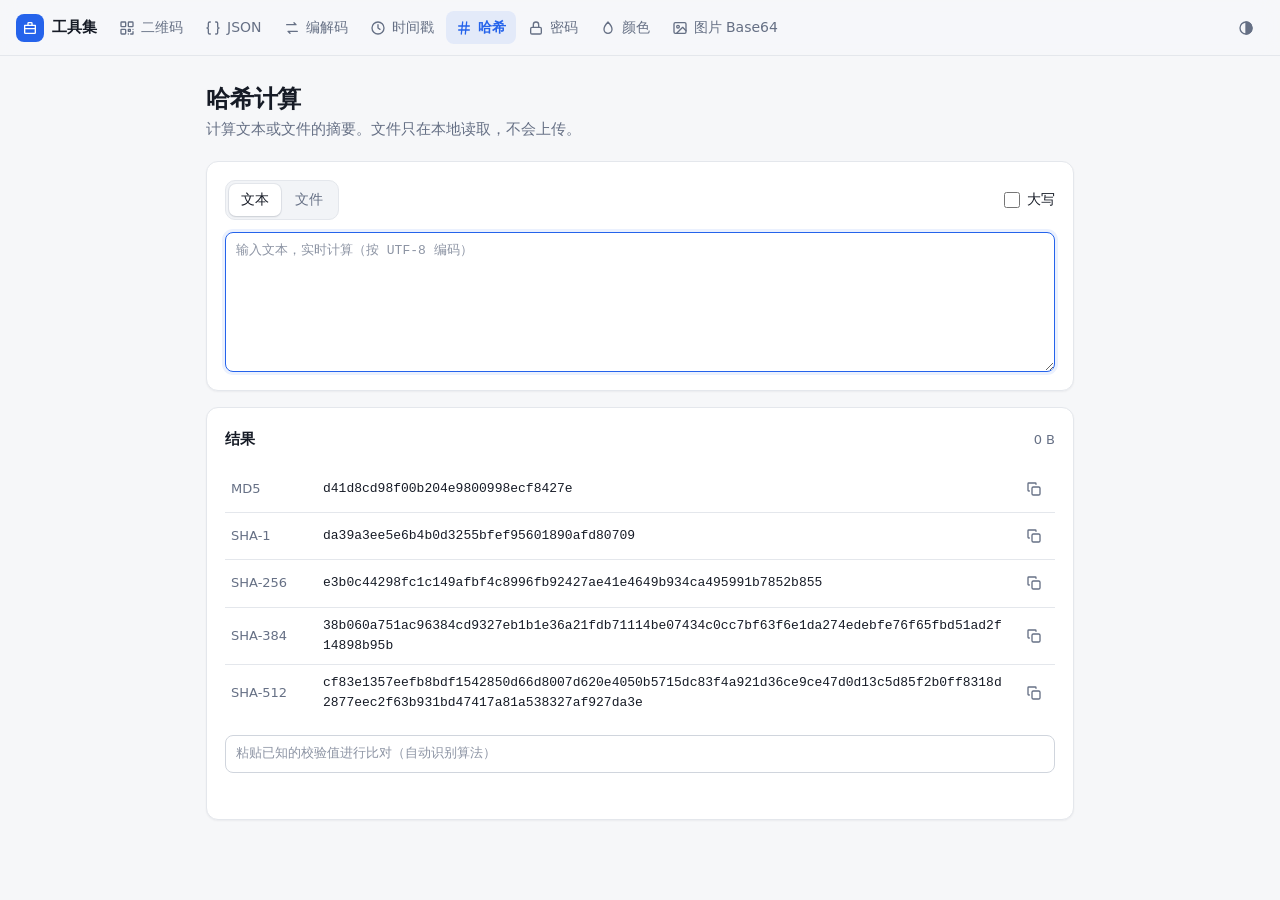
<file: tools/hash.html>
<!DOCTYPE html>
<html lang="zh-CN" data-tool="hash" data-root="../">
<head>
<meta charset="UTF-8">
<meta name="viewport" content="width=device-width, initial-scale=1">
<title>哈希计算 · 工具集</title>
<meta name="description" content="在浏览器本地计算文本或文件的 MD5、SHA-1、SHA-256、SHA-384、SHA-512，并比对校验值。">
<style>
/* @shared-css:start */
/* 工具集公共样式。修改后运行 python3 scripts/sync_shared.py 同步到所有页面 */
:root {
  --bg:#f6f7f9; --surface:#fff; --surface-2:#f2f4f7; --text:#161b26; --muted:#667085;
  --border:#e4e7ec; --border-strong:#d0d5dd;
  --accent:#2563eb; --accent-hover:#1d4ed8; --accent-soft:rgba(37,99,235,.09); --link:#2563eb; --on-accent:#fff;
  --ok:#15803d; --ok-soft:rgba(22,163,74,.1); --err:#dc2626; --err-soft:rgba(220,38,38,.08); --warn:#b45309; --warn-soft:rgba(217,119,6,.1);
  --shadow:0 1px 2px rgba(16,24,40,.05); --shadow-lg:0 12px 32px rgba(16,24,40,.18);
  --radius:12px;
  --mono:ui-monospace,SFMono-Regular,"SF Mono",Menlo,Consolas,"Liberation Mono",monospace;
  --sans:system-ui,-apple-system,"Segoe UI","PingFang SC","Hiragino Sans GB","Microsoft YaHei",sans-serif;
  color-scheme:light;
}
@media (prefers-color-scheme: dark) {
  :root:not([data-theme=light]) {
    --bg:#0e1015; --surface:#161a22; --surface-2:#1d222c; --text:#e6e9ef; --muted:#949cab;
    --border:#262c37; --border-strong:#363d4a;
    --accent:#3b6fe0; --accent-hover:#5283ee; --accent-soft:rgba(91,141,239,.16); --link:#82a8f7; --on-accent:#fff;
    --ok:#4ade80; --ok-soft:rgba(74,222,128,.12); --err:#f87171; --err-soft:rgba(248,113,113,.12); --warn:#fbbf24; --warn-soft:rgba(251,191,36,.12);
    --shadow:0 1px 2px rgba(0,0,0,.3); --shadow-lg:0 12px 32px rgba(0,0,0,.55);
    color-scheme:dark;
  }
}
:root[data-theme=dark] {
  --bg:#0e1015; --surface:#161a22; --surface-2:#1d222c; --text:#e6e9ef; --muted:#949cab;
  --border:#262c37; --border-strong:#363d4a;
  --accent:#3b6fe0; --accent-hover:#5283ee; --accent-soft:rgba(91,141,239,.16); --link:#82a8f7; --on-accent:#fff;
  --ok:#4ade80; --ok-soft:rgba(74,222,128,.12); --err:#f87171; --err-soft:rgba(248,113,113,.12); --warn:#fbbf24; --warn-soft:rgba(251,191,36,.12);
  --shadow:0 1px 2px rgba(0,0,0,.3); --shadow-lg:0 12px 32px rgba(0,0,0,.55);
  color-scheme:dark;
}
*, *::before, *::after { box-sizing:border-box; }
html { -webkit-text-size-adjust:100%; }
body { margin:0; background:var(--bg); color:var(--text); font:15px/1.55 var(--sans); -webkit-font-smoothing:antialiased; }
a { color:var(--link); }
[hidden] { display:none !important; }
.ic { width:18px; height:18px; flex:none; }

/* 顶栏 */
.topbar { position:sticky; top:0; z-index:20; height:56px; display:flex; align-items:center; gap:12px; padding:0 16px;
  background:var(--bg); background:color-mix(in srgb, var(--bg) 85%, transparent);
  backdrop-filter:saturate(1.6) blur(12px); -webkit-backdrop-filter:saturate(1.6) blur(12px); border-bottom:1px solid var(--border); }
.brand { display:flex; align-items:center; gap:8px; font-weight:650; color:var(--text); text-decoration:none; white-space:nowrap; }
.brand .logo { width:28px; height:28px; border-radius:8px; background:var(--accent); color:#fff; display:grid; place-items:center; }
.brand .logo .ic { width:16px; height:16px; }
.toolnav { flex:1; min-width:0; display:flex; gap:2px; overflow-x:auto; scrollbar-width:none;
  -webkit-mask-image:linear-gradient(90deg,#000 calc(100% - 28px),transparent); mask-image:linear-gradient(90deg,#000 calc(100% - 28px),transparent); }
.toolnav::-webkit-scrollbar { display:none; }
.toolnav a { display:flex; align-items:center; gap:6px; padding:6px 10px; border-radius:8px; color:var(--muted); text-decoration:none; font-size:14px; white-space:nowrap; }
.toolnav a .ic { width:16px; height:16px; }
.toolnav a:hover { background:var(--surface-2); color:var(--text); }
.toolnav a[aria-current=page] { background:var(--accent-soft); color:var(--link); font-weight:600; }
.topbar .spacer { flex:1; }
@media (max-width:640px) { .brand .brand-text { display:none; } }

/* 布局 */
.container { max-width:1080px; margin:0 auto; padding:24px 16px 64px; }
.page-head { margin:4px 0 20px; }
.page-head h1 { font-size:24px; line-height:1.25; margin:0 0 4px; letter-spacing:-.01em; }
.page-head p { margin:0; color:var(--muted); }
.card { background:var(--surface); border:1px solid var(--border); border-radius:var(--radius); padding:18px; box-shadow:var(--shadow); min-width:0; }
.card + .card { margin-top:16px; }
.card-head { display:flex; align-items:center; justify-content:space-between; gap:8px; margin:0 0 12px; min-height:28px; }
.card-head h2, .card-title { font-size:15px; font-weight:600; margin:0; }
.stack > * + * { margin-top:14px; }
.row { display:flex; flex-wrap:wrap; align-items:center; gap:8px 12px; }
.grow { flex:1; min-width:0; }
.grid-2 { display:grid; grid-template-columns:minmax(0,1fr) minmax(0,1fr); gap:16px; }
.grid-2 > .card + .card { margin-top:0; } /* 网格内用 gap 控制间距，避免并排卡片错位 */
@media (max-width:760px) { .grid-2 { grid-template-columns:minmax(0,1fr); } .container { padding-top:18px; } .page-head h1 { font-size:21px; } }
.muted { color:var(--muted); }
.small { font-size:13px; }
.mono { font-family:var(--mono); font-size:13px; }

/* 表单 */
input[type=text], input[type=number], input[type=search], input[type=datetime-local], textarea, select {
  font:inherit; color:var(--text); background:var(--surface); border:1px solid var(--border-strong); border-radius:8px;
  padding:8px 10px; min-width:0; transition:border-color .15s, box-shadow .15s; }
input.mono, textarea.mono { font-family:var(--mono); font-size:13px; }
textarea { width:100%; display:block; resize:vertical; line-height:1.55; }
textarea[readonly] { background:var(--surface-2); }
input:focus, textarea:focus, select:focus { outline:none; border-color:var(--accent); box-shadow:0 0 0 3px var(--accent-soft); }
::placeholder { color:var(--muted); opacity:.75; }
select { appearance:none; -webkit-appearance:none; padding-right:30px; cursor:pointer;
  background:var(--surface) url("data:image/svg+xml,%3Csvg xmlns='http://www.w3.org/2000/svg' viewBox='0 0 24 24' fill='none' stroke='%238a93a3' stroke-width='2.5' stroke-linecap='round'%3E%3Cpath d='m6 9 6 6 6-6'/%3E%3C/svg%3E") no-repeat right 9px center/14px; }
input[type=checkbox], input[type=radio], input[type=range] { accent-color:var(--accent); }
input[type=checkbox] { width:16px; height:16px; margin:0; }
input[type=color] { width:36px; height:32px; padding:2px; border:1px solid var(--border-strong); border-radius:8px; background:var(--surface); cursor:pointer; }
.field { display:flex; flex-direction:column; gap:6px; min-width:0; }
.label { font-size:13px; color:var(--muted); font-weight:500; }
.chk { display:inline-flex; align-items:center; gap:7px; font-size:14px; cursor:pointer; user-select:none; }

/* 按钮 */
.btn { display:inline-flex; align-items:center; justify-content:center; gap:6px; height:36px; padding:0 14px; border-radius:8px;
  border:1px solid var(--border-strong); background:var(--surface); color:var(--text); font:inherit; font-size:14px; font-weight:500;
  cursor:pointer; white-space:nowrap; text-decoration:none; transition:background .15s, border-color .15s, color .15s; -webkit-tap-highlight-color:transparent; }
.btn:hover { background:var(--surface-2); }
.btn:active { transform:translateY(1px); }
.btn .ic { width:16px; height:16px; }
.btn-primary { background:var(--accent); border-color:var(--accent); color:var(--on-accent); }
.btn-primary:hover { background:var(--accent-hover); border-color:var(--accent-hover); }
.btn-ghost { border-color:transparent; background:transparent; color:var(--muted); }
.btn-ghost:hover { color:var(--text); }
.btn-sm { height:30px; padding:0 10px; font-size:13px; }
.btn-icon { width:36px; padding:0; }
.btn-sm.btn-icon { width:30px; }
.btn:disabled { opacity:.45; cursor:not-allowed; transform:none; }
.btn:focus-visible, .seg button:focus-visible, a:focus-visible, .drop:focus-visible { outline:2px solid var(--accent); outline-offset:2px; }

/* 分段选择 */
.seg { display:inline-flex; flex-wrap:wrap; padding:3px; gap:2px; background:var(--surface-2); border:1px solid var(--border); border-radius:10px; max-width:100%; }
.seg button { border:0; background:transparent; color:var(--muted); font:inherit; font-size:14px; font-weight:500; padding:5px 12px; border-radius:7px; cursor:pointer; white-space:nowrap; }
.seg button:hover { color:var(--text); }
.seg button[aria-pressed=true] { background:var(--surface); color:var(--text); box-shadow:0 1px 2px rgba(16,24,40,.12), 0 0 0 1px var(--border); }

/* 状态与结果 */
.status { font-size:13px; min-height:20px; display:flex; align-items:center; gap:6px; color:var(--muted); }
.status .ic { width:15px; height:15px; }
.status.ok { color:var(--ok); } .status.err { color:var(--err); } .status.warn { color:var(--warn); }
.note { font-size:13px; padding:8px 12px; border-radius:8px; background:var(--surface-2); color:var(--muted); }
.note.warn { background:var(--warn-soft); color:var(--warn); } .note.err { background:var(--err-soft); color:var(--err); }
.kv { width:100%; border-collapse:collapse; }
.kv td { padding:8px 6px; border-top:1px solid var(--border); vertical-align:middle; }
.kv tr:first-child td { border-top:0; }
.kv td.k { color:var(--muted); width:92px; white-space:nowrap; font-size:13px; }
.kv td.v { font-family:var(--mono); font-size:13px; word-break:break-all; }
.kv td.a { width:1%; text-align:right; }
.kv tr.hit td { background:var(--ok-soft); }
.kv tr.hit td.k { color:var(--ok); font-weight:600; }

/* 拖放区 */
.drop { display:flex; flex-direction:column; align-items:center; justify-content:center; gap:6px; padding:28px 16px; text-align:center;
  border:1.5px dashed var(--border-strong); border-radius:var(--radius); color:var(--muted); cursor:pointer; background:var(--surface); transition:.15s; }
.drop:hover, .drop.over { border-color:var(--accent); color:var(--link); background:var(--accent-soft); }
.drop .ic { width:28px; height:28px; }
.drop b { color:var(--text); font-weight:600; }
.checker { background-color:var(--surface-2); background-image:repeating-conic-gradient(rgba(128,128,128,.16) 0 25%, transparent 0 50%); background-size:16px 16px; }
.kbd { font-family:var(--mono); font-size:12px; padding:1px 6px; border:1px solid var(--border-strong); border-bottom-width:2px; border-radius:5px; color:var(--muted); }

/* 轻提示 */
.toast-wrap { position:fixed; left:50%; bottom:24px; transform:translateX(-50%); z-index:100; display:flex; flex-direction:column; align-items:center; gap:8px; pointer-events:none; width:max-content; max-width:calc(100vw - 32px); }
.toast { display:flex; align-items:center; gap:8px; padding:9px 14px; border-radius:10px; background:#111827; color:#fff; font-size:14px; box-shadow:var(--shadow-lg); animation:tb-in .18s ease-out; transition:opacity .2s, transform .2s; }
.toast .ic { width:16px; height:16px; color:#4ade80; }
.toast.err .ic { color:#f87171; }
.toast.out { opacity:0; transform:translateY(6px); }
@keyframes tb-in { from { opacity:0; transform:translateY(8px); } }
@media (prefers-reduced-motion: reduce) { *, *::before, *::after { animation:none !important; transition:none !important; } }
/* 工具专属色：元素加 .tint 并设置 --h（OKLCH 色相），即可使用 var(--tint) / var(--tint-soft) */
.tint { --tint:var(--link); --tint-soft:var(--accent-soft); }
@supports (color: oklch(0 0 0)) {
  .tint { --tint:oklch(.54 .17 var(--h, 260)); --tint-soft:oklch(.62 .15 var(--h, 260) / .12); }
  @media (prefers-color-scheme: dark) { :root:not([data-theme=light]) .tint { --tint:oklch(.8 .12 var(--h, 260)); --tint-soft:oklch(.7 .13 var(--h, 260) / .17); } }
  :root[data-theme=dark] .tint { --tint:oklch(.8 .12 var(--h, 260)); --tint-soft:oklch(.7 .13 var(--h, 260) / .17); }
}
.sr-only { position:absolute; width:1px; height:1px; overflow:hidden; clip:rect(0 0 0 0); white-space:nowrap; }
/* @shared-css:end */
.container { max-width:900px; }
#text { min-height:140px; }
.fileinfo { display:flex; align-items:center; gap:10px; padding:10px 12px; border-radius:10px; background:var(--surface-2); margin-top:12px; }
.fileinfo .ic { color:var(--link); }
.fileinfo .name { font-weight:600; word-break:break-all; }
.verify { display:flex; gap:8px; align-items:center; }
.verify input { flex:1; }
</style>
<script>
/* @shared-js:start */
/* 工具集公共脚本：主题、顶栏导航、图标、轻提示、复制、本地草稿。修改后运行 python3 scripts/sync_shared.py */
const TB = (() => {
  const root = document.documentElement;
  const store = {
    get(k, d) { try { const v = localStorage.getItem("tb:" + k); return v === null ? d : JSON.parse(v); } catch { return d; } },
    set(k, v) { try { localStorage.setItem("tb:" + k, JSON.stringify(v)); } catch {} },
  };
  const applyTheme = m => { if (m === "light" || m === "dark") root.dataset.theme = m; else delete root.dataset.theme; };
  applyTheme(store.get("theme", "auto")); // 尽早设置，避免闪烁

  const I = {
    box: '<path d="M4 8h16v11a1 1 0 0 1-1 1H5a1 1 0 0 1-1-1zM9 8V5a1 1 0 0 1 1-1h4a1 1 0 0 1 1 1v3M4 13h16"/>',
    qrcode: '<rect x="3" y="3" width="7" height="7" rx="1"/><rect x="14" y="3" width="7" height="7" rx="1"/><rect x="3" y="14" width="7" height="7" rx="1"/><path d="M14 14h3v3h-3zM21 14v.01M14 21h.01M17.5 21H21v-3.5"/>',
    json: '<path d="M8 3H7a2 2 0 0 0-2 2v5a2 2 0 0 1-2 2 2 2 0 0 1 2 2v5a2 2 0 0 0 2 2h1M16 3h1a2 2 0 0 1 2 2v5a2 2 0 0 0 2 2 2 2 0 0 0-2 2v5a2 2 0 0 1-2 2h-1"/>',
    codec: '<path d="M4 7h14l-3-3M20 17H6l3 3"/>',
    clock: '<circle cx="12" cy="12" r="9"/><path d="M12 7v5l3 2"/>',
    hash: '<path d="M4 9h16M4 15h16M10 3 8 21M16 3l-2 18"/>',
    lock: '<rect x="4" y="11" width="16" height="10" rx="2"/><path d="M8 11V7a4 4 0 0 1 8 0v4"/>',
    droplet: '<path d="M12 3s6 6.2 6 11a6 6 0 0 1-12 0c0-4.8 6-11 6-11z"/>',
    image: '<rect x="3" y="4" width="18" height="16" rx="2"/><circle cx="9" cy="10" r="2"/><path d="m21 16-5-5-9 9"/>',
    copy: '<rect x="9" y="9" width="12" height="12" rx="2"/><path d="M5 15H4a1 1 0 0 1-1-1V4a1 1 0 0 1 1-1h10a1 1 0 0 1 1 1v1"/>',
    download: '<path d="M12 4v11m-5-5 5 5 5-5M5 20h14"/>',
    upload: '<path d="M12 16V4M7 9l5-5 5 5M5 20h14"/>',
    refresh: '<path d="M20 11a8 8 0 1 0-2.3 5.7M20 4v7h-7"/>',
    swap: '<path d="M7 4v16m0 0-3-3m3 3 3-3M17 20V4m0 0-3 3m3-3 3 3"/>',
    link: '<path d="M10 14a4 4 0 0 0 5.7 0l3-3a4 4 0 0 0-5.7-5.7l-1 1M14 10a4 4 0 0 0-5.7 0l-3 3a4 4 0 0 0 5.7 5.7l1-1"/>',
    trash: '<path d="M4 7h16M10 11v6M14 11v6M6 7l1 13h10l1-13M9 7V4h6v3"/>',
    check: '<path d="m5 12 5 5 9-10"/>',
    alert: '<circle cx="12" cy="12" r="9"/><path d="M12 8v5M12 16h.01"/>',
    search: '<circle cx="11" cy="11" r="7"/><path d="m20 20-3.5-3.5"/>',
    arrow: '<path d="M5 12h14m-5-5 5 5-5 5"/>',
    pick: '<path d="m15 6 3 3M4 20l1.5-4.5L14 7a2.1 2.1 0 0 1 3 3l-8.5 8.5z"/>',
    dice: '<rect x="4" y="4" width="16" height="16" rx="3"/><path d="M9 9h.01M15 15h.01M15 9h.01M9 15h.01"/>',
    file: '<path d="M14 3H6a1 1 0 0 0-1 1v16a1 1 0 0 0 1 1h12a1 1 0 0 0 1-1V8zM14 3v5h5"/>',
    sun: '<circle cx="12" cy="12" r="4"/><path d="M12 2v2M12 20v2M4.9 4.9l1.4 1.4M17.7 17.7l1.4 1.4M2 12h2M20 12h2M4.9 19.1l1.4-1.4M17.7 6.3l1.4-1.4"/>',
    moon: '<path d="M20 14.5A8 8 0 1 1 9.5 4a6.5 6.5 0 0 0 10.5 10.5z"/>',
    auto: '<circle cx="12" cy="12" r="9"/><path d="M12 3a9 9 0 0 1 0 18z" fill="currentColor"/>',
  };
  const TOOLS = [
    { id: "qrcode", name: "文本转二维码", short: "二维码", icon: I.qrcode, desc: "支持中文与 emoji，可调纠错、尺寸与颜色，导出 PNG / SVG", keys: "二维码 qr qrcode 文本 链接 生成 erweima ewm", hue: 260 },
    { id: "json", name: "JSON 格式化", short: "JSON", icon: I.json, desc: "美化、压缩、转义，实时校验并定位错误行列", keys: "json 格式化 校验 压缩 美化 转义 geshihua gsh", hue: 55 },
    { id: "base64-url", name: "Base64 / URL 编解码", short: "编解码", icon: I.codec, desc: "实时转换，UTF-8 安全，支持 URL-safe、文件与二进制结果", keys: "base64 url 编码 解码 encode decode bianma jiema bjm", hue: 195 },
    { id: "timestamp", name: "时间戳转换", short: "时间戳", icon: I.clock, desc: "时间戳与日期互转，自动识别秒 / 毫秒 / 微秒", keys: "时间戳 timestamp unix 日期 时间 时区 shijianchuo sjc", hue: 290 },
    { id: "hash", name: "哈希计算", short: "哈希", icon: I.hash, desc: "MD5、SHA-1 / 256 / 384 / 512，支持文本和文件，可比对校验值", keys: "哈希 hash md5 sha sha1 sha256 校验 摘要 文件 haxi hx jiaoyan", hue: 330 },
    { id: "password", name: "随机密码", short: "密码", icon: I.lock, desc: "加密安全的随机密码，强度提示，可批量生成", keys: "密码 password 随机 生成 强度 mima mm suiji", hue: 150 },
    { id: "color", name: "颜色转换 / 取色", short: "颜色", icon: I.droplet, desc: "HEX / RGB / HSL / CMYK 互转，屏幕与图片取色，对比度检查", keys: "颜色 color 取色 吸管 hex rgb hsl cmyk 对比度 配色 yanse ys quse", hue: 15 },
    { id: "image-base64", name: "图片转 Base64", short: "图片 Base64", icon: I.image, desc: "图片与 Data URI 互转，可压缩、转格式、缩放", keys: "图片 image base64 data uri 压缩 转换 图片转 tupian tp", hue: 85 },
  ].map(t => ({ ...t, href: `tools/${t.id}.html` }));

  const svg = (p, cls = "ic") => `<svg class="${cls}" viewBox="0 0 24 24" fill="none" stroke="currentColor" stroke-width="2" stroke-linecap="round" stroke-linejoin="round" aria-hidden="true">${p}</svg>`;
  const esc = s => String(s).replace(/[&<>"']/g, c => ({ "&": "&amp;", "<": "&lt;", ">": "&gt;", '"': "&quot;", "'": "&#39;" }[c]));
  const debounce = (fn, ms = 200) => { let t; return (...a) => { clearTimeout(t); t = setTimeout(() => fn(...a), ms); }; };
  const isDesktop = () => matchMedia("(hover: hover) and (pointer: fine)").matches;
  const isNarrow = () => matchMedia("(max-width: 760px)").matches;
  const fmtSize = n => n < 1024 ? n + " B" : n < 1048576 ? (n / 1024).toFixed(1) + " KB" : (n / 1048576).toFixed(2) + " MB";

  let wrap;
  function toast(msg, type = "ok", ms = 1800) {
    if (!wrap) {
      wrap = document.createElement("div"); wrap.className = "toast-wrap";
      wrap.setAttribute("role", "status"); wrap.setAttribute("aria-live", "polite"); document.body.appendChild(wrap);
    }
    const t = document.createElement("div"); t.className = "toast " + type;
    t.innerHTML = svg(type === "err" ? I.alert : I.check) + "<span></span>"; t.lastChild.textContent = msg;
    wrap.appendChild(t);
    while (wrap.children.length > 3) wrap.firstChild.remove();
    setTimeout(() => { t.classList.add("out"); setTimeout(() => t.remove(), 250); }, ms);
  }
  async function copy(text, label = "已复制到剪贴板") {
    if (text == null || text === "") { toast("没有可复制的内容", "err"); return false; }
    try { await navigator.clipboard.writeText(text); }
    catch {
      const ta = document.createElement("textarea"); ta.value = text; ta.style.cssText = "position:fixed;top:0;opacity:0";
      document.body.appendChild(ta); ta.select(); const ok = document.execCommand("copy"); ta.remove();
      if (!ok) { toast("复制失败，请手动选择后复制", "err"); return false; }
    }
    toast(label); return true;
  }
  function download(data, name, type) {
    const blob = data instanceof Blob ? data : new Blob([data], { type: type || "application/octet-stream" });
    const a = document.createElement("a"); a.href = URL.createObjectURL(blob); a.download = name;
    document.body.appendChild(a); a.click(); a.remove(); setTimeout(() => URL.revokeObjectURL(a.href), 3000);
  }
  // 输入内容自动保存在本机浏览器，刷新不丢
  function persist(el, key) {
    const v = store.get(key);
    if (v !== undefined) { if (el.type === "checkbox") el.checked = v; else el.value = v; }
    const save = debounce(() => store.set(key, el.type === "checkbox" ? el.checked : el.value), 300);
    el.addEventListener("input", save); el.addEventListener("change", save);
  }
  // 分段选择控件：<div class="seg" data-value="默认"><button data-v="a">…</button></div>
  function seg(el, onChange, key) {
    const btns = [...el.querySelectorAll("button[data-v]")];
    const api = {
      value: null,
      set(v, silent) {
        if (!btns.some(b => b.dataset.v === v)) v = btns[0].dataset.v;
        api.value = v;
        btns.forEach(b => b.setAttribute("aria-pressed", String(b.dataset.v === v)));
        if (key) store.set(key, v);
        if (!silent && onChange) onChange(v);
      },
    };
    btns.forEach(b => { b.type = "button"; b.addEventListener("click", () => api.set(b.dataset.v)); });
    api.set(key ? store.get(key, el.dataset.value) : el.dataset.value, true);
    return api;
  }
  // 拖放 / 点击 / 粘贴 选择文件
  function fileDrop(el, input, onFiles, { paste = true } = {}) {
    el.addEventListener("click", () => input.click());
    el.addEventListener("keydown", e => { if (e.key === "Enter" || e.key === " ") { e.preventDefault(); input.click(); } });
    input.addEventListener("change", () => { if (input.files.length) onFiles([...input.files]); input.value = ""; });
    ["dragenter", "dragover"].forEach(t => el.addEventListener(t, e => { e.preventDefault(); el.classList.add("over"); }));
    ["dragleave", "drop"].forEach(t => el.addEventListener(t, () => el.classList.remove("over")));
    el.addEventListener("drop", e => { e.preventDefault(); if (e.dataTransfer.files.length) onFiles([...e.dataTransfer.files]); });
    if (paste) document.addEventListener("paste", e => {
      if (typeof paste === "function" && !paste()) return;
      const fs = [...(e.clipboardData?.items || [])].filter(i => i.kind === "file").map(i => i.getAsFile()).filter(Boolean);
      if (fs.length) { e.preventDefault(); onFiles(fs); }
    });
  }

  const THEMES = { auto: ["跟随系统", I.auto], light: ["浅色", I.sun], dark: ["深色", I.moon] };
  function buildHeader() {
    const h = document.getElementById("tb-header"); if (!h) return;
    const cur = root.dataset.tool, base = root.dataset.root || "";
    const nav = cur
      ? `<nav class="toolnav" aria-label="切换工具">${TOOLS.map(t => `<a href="${base}${t.href}"${t.id === cur ? ' aria-current="page"' : ""}>${svg(t.icon)}<span>${t.short}</span></a>`).join("")}</nav>`
      : '<div class="spacer"></div>';
    h.innerHTML = `<a class="brand" href="${base}index.html" aria-label="返回工具集首页"><span class="logo">${svg(I.box)}</span><span class="brand-text">工具集</span></a>${nav}<button class="btn btn-ghost btn-icon" id="tb-theme" type="button"></button>`;
    const btn = h.querySelector("#tb-theme");
    const paint = () => { const m = store.get("theme", "auto"), [n, ic] = THEMES[m] || THEMES.auto; btn.innerHTML = svg(ic); btn.title = btn.ariaLabel = `主题：${n}（点击切换）`; };
    btn.onclick = () => { const order = ["auto", "light", "dark"], m = order[(order.indexOf(store.get("theme", "auto")) + 1) % 3]; store.set("theme", m); applyTheme(m); paint(); toast("主题：" + THEMES[m][0]); };
    paint();
    const a = h.querySelector("[aria-current]"), n = h.querySelector(".toolnav");
    if (a && n) n.scrollLeft = a.offsetLeft - n.clientWidth / 2 + a.offsetWidth / 2;
  }
  function favicon() {
    const t = TOOLS.find(x => x.id === root.dataset.tool), p = t ? t.icon : I.box;
    const s = `<svg xmlns="http://www.w3.org/2000/svg" viewBox="0 0 32 32"><rect width="32" height="32" rx="8" fill="#2563eb"/><g transform="translate(5 5) scale(.917)" fill="none" stroke="#fff" stroke-width="2.3" stroke-linecap="round" stroke-linejoin="round">${p.replace(/currentColor/g, "#fff")}</g></svg>`;
    const l = document.createElement("link"); l.rel = "icon"; l.href = "data:image/svg+xml," + encodeURIComponent(s); document.head.appendChild(l);
  }
  favicon();
  // 记录最近使用的工具，首页据此显示「最近使用」
  if (root.dataset.tool) { const r = store.get("recent", []); store.set("recent", [root.dataset.tool, ...(Array.isArray(r) ? r : []).filter(x => x !== root.dataset.tool)].slice(0, 6)); }
  document.addEventListener("DOMContentLoaded", () => {
    buildHeader();
    const af = document.querySelector("[data-autofocus]");
    if (af && isDesktop()) af.focus({ preventScroll: true }); // 手机上不自动弹出键盘
  });

  return { TOOLS, I, svg, esc, debounce, isDesktop, isNarrow, fmtSize, store, toast, copy, download, persist, seg, fileDrop };
})();
/* @shared-js:end */
</script>
</head>
<body>
<header id="tb-header" class="topbar"></header>
<main class="container">
  <div class="page-head">
    <h1>哈希计算</h1>
    <p>计算文本或文件的摘要。文件只在本地读取，不会上传。</p>
  </div>

  <section class="card">
    <div class="card-head">
      <div class="seg" id="src" data-value="text" role="group" aria-label="数据来源"><button data-v="text">文本</button><button data-v="file">文件</button></div>
      <label class="chk"><input type="checkbox" id="upper"> 大写</label>
    </div>
    <div id="textBox">
      <textarea id="text" class="mono" spellcheck="false" placeholder="输入文本，实时计算（按 UTF-8 编码）" aria-label="要计算哈希的文本" data-autofocus></textarea>
    </div>
    <div id="fileBox" hidden>
      <div class="drop" id="drop" tabindex="0" role="button" aria-label="选择文件"></div>
      <input type="file" id="file" hidden>
      <div class="fileinfo" id="fileinfo" hidden></div>
    </div>
  </section>

  <section class="card">
    <div class="card-head"><h2>结果</h2><span class="small muted" id="meta"></span></div>
    <table class="kv" id="out"></table>
    <div class="verify" style="margin-top:14px">
      <input type="text" id="expect" class="mono" placeholder="粘贴已知的校验值进行比对（自动识别算法）" aria-label="校验值" autocomplete="off">
    </div>
    <div class="status" id="vstatus" style="margin-top:8px" aria-live="polite"></div>
  </section>
</main>

<script>
function md5(bytes) {
  const K = Array.from({ length: 64 }, (_, i) => Math.floor(Math.abs(Math.sin(i + 1)) * 2 ** 32) | 0);
  const S = [7, 12, 17, 22, 5, 9, 14, 20, 4, 11, 16, 23, 6, 10, 15, 21];
  const len = bytes.length, total = ((len + 8) >> 6 << 6) + 64;
  const buf = new Uint8Array(total); buf.set(bytes); buf[len] = 0x80;
  const dv = new DataView(buf.buffer);
  dv.setUint32(total - 8, (len * 8) >>> 0, true); dv.setUint32(total - 4, Math.floor(len / 0x20000000), true);
  let a0 = 0x67452301, b0 = 0xefcdab89 | 0, c0 = 0x98badcfe | 0, d0 = 0x10325476;
  for (let off = 0; off < total; off += 64) {
    let A = a0, B = b0, C = c0, D = d0;
    for (let i = 0; i < 64; i++) {
      let F, g;
      if (i < 16) { F = (B & C) | (~B & D); g = i; }
      else if (i < 32) { F = (D & B) | (~D & C); g = (5 * i + 1) % 16; }
      else if (i < 48) { F = B ^ C ^ D; g = (3 * i + 5) % 16; }
      else { F = C ^ (B | ~D); g = (7 * i) % 16; }
      F = (F + A + K[i] + dv.getUint32(off + g * 4, true)) | 0;
      const s = S[(i >> 4) * 4 + (i & 3)];
      A = D; D = C; C = B; B = (B + ((F << s) | (F >>> (32 - s)))) | 0;
    }
    a0 = (a0 + A) | 0; b0 = (b0 + B) | 0; c0 = (c0 + C) | 0; d0 = (d0 + D) | 0;
  }
  const out = new DataView(new ArrayBuffer(16));
  [a0, b0, c0, d0].forEach((v, i) => out.setUint32(i * 4, v, true));
  return [...new Uint8Array(out.buffer)].map(b => b.toString(16).padStart(2, "0")).join("");
}
const $ = id => document.getElementById(id);
const ALGS = ["MD5", "SHA-1", "SHA-256", "SHA-384", "SHA-512"];
const hex = buf => [...new Uint8Array(buf)].map(b => b.toString(16).padStart(2, "0")).join("");
$("drop").innerHTML = TB.svg(TB.I.upload) + "<div><b>点击选择文件</b>，或拖到这里</div><div class='small'>任意类型，建议不超过 500MB</div>";
TB.persist($("text"), "hash:text"); TB.persist($("upper"), "hash:upper");

let results = {}, seq = 0, file = null;
const src = TB.seg($("src"), v => { $("textBox").hidden = v !== "text"; $("fileBox").hidden = v !== "file"; compute(); }, "hash:src");
$("textBox").hidden = src.value !== "text"; $("fileBox").hidden = src.value !== "file";

async function compute() {
  const my = ++seq;
  let bytes;
  if (src.value === "text") { bytes = new TextEncoder().encode($("text").value); $("meta").textContent = `${TB.fmtSize(bytes.length)}`; }
  else {
    if (!file) { results = {}; $("meta").textContent = ""; return render(); }
    $("meta").textContent = "计算中…"; render(true);
    bytes = new Uint8Array(await file.arrayBuffer());
    if (my !== seq) return;
    $("meta").textContent = TB.fmtSize(bytes.length);
  }
  const r = { MD5: md5(bytes) };
  if (crypto.subtle) for (const a of ALGS.slice(1)) r[a] = hex(await crypto.subtle.digest(a, bytes));
  if (my !== seq) return; // 丢弃过期结果
  results = r; render();
}
function render(loading) {
  const up = $("upper").checked;
  $("out").innerHTML = ALGS.map(a => {
    const v = results[a] ? (up ? results[a].toUpperCase() : results[a]) : loading ? "…" : a === "MD5" || crypto.subtle ? "" : "当前环境不支持（需 HTTPS 或本地文件打开）";
    return `<tr data-alg="${a}"><td class="k">${a}</td><td class="v">${v}</td><td class="a">${results[a] ? `<button class="btn btn-sm btn-ghost btn-icon" data-copy="${a}" aria-label="复制 ${a}">${TB.svg(TB.I.copy)}</button>` : ""}</td></tr>`;
  }).join("");
  verify();
}
function verify() {
  const e = $("expect").value.trim().toLowerCase().replace(/^[a-z0-9-]+[:=]\s*/, "").replace(/\s+/g, ""), st = $("vstatus");
  document.querySelectorAll("#out tr").forEach(tr => tr.classList.remove("hit"));
  if (!e) { st.className = "status"; st.textContent = ""; return; }
  const hit = ALGS.find(a => results[a] === e);
  if (hit) {
    document.querySelector(`#out tr[data-alg="${hit}"]`).classList.add("hit");
    st.className = "status ok"; st.innerHTML = TB.svg(TB.I.check) + `<span>一致：与 ${hit} 结果相同</span>`;
  } else {
    const len = { 32: "MD5", 40: "SHA-1", 64: "SHA-256", 96: "SHA-384", 128: "SHA-512" }[e.length];
    st.className = "status err"; st.innerHTML = TB.svg(TB.I.alert) + `<span>不一致${len ? `：看起来是 ${len}，但数值不同，内容可能已被修改` : "：与所有结果都不同"}</span>`;
  }
}
$("text").addEventListener("input", TB.debounce(compute, 120));
$("upper").addEventListener("change", () => render());
$("expect").addEventListener("input", verify);
$("out").addEventListener("click", e => { const b = e.target.closest("[data-copy]"); if (b) TB.copy(b.closest("tr").querySelector(".v").textContent, `已复制 ${b.dataset.copy}`); });
TB.fileDrop($("drop"), $("file"), fs => {
  file = fs[0];
  if (file.size > 500 * 1048576 && !confirm(`文件有 ${TB.fmtSize(file.size)}，计算时浏览器可能短暂卡顿，继续吗？`)) { file = null; return; }
  $("fileinfo").hidden = false;
  $("fileinfo").innerHTML = TB.svg(TB.I.file) + `<div class="grow"><div class="name">${TB.esc(file.name)}</div><div class="small muted">${TB.fmtSize(file.size)}${file.type ? " · " + TB.esc(file.type) : ""}</div></div><button class="btn btn-sm btn-ghost" id="rmFile" type="button">移除</button>`;
  $("rmFile").onclick = () => { file = null; $("fileinfo").hidden = true; compute(); };
  if (src.value !== "file") src.set("file"); else compute();
}, { paste: () => src.value === "file" });
compute();
</script>
</body>
</html>
</file>
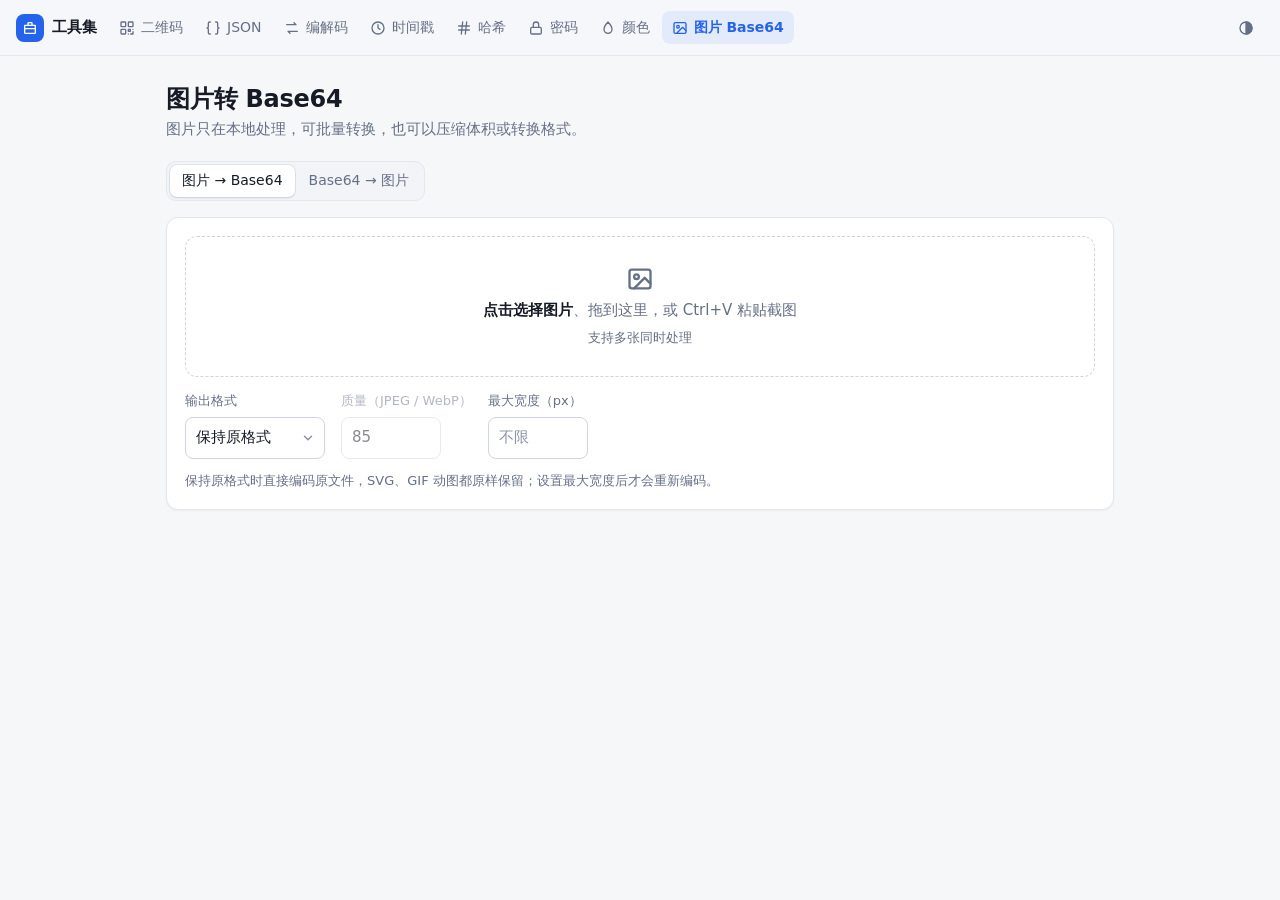
<file: tools/image-base64.html>
<!DOCTYPE html>
<html lang="zh-CN" data-tool="image-base64" data-root="../">
<head>
<meta charset="UTF-8">
<meta name="viewport" content="width=device-width, initial-scale=1">
<title>图片转 Base64 · 工具集</title>
<meta name="description" content="在浏览器本地把图片转成 Base64 / Data URI，可压缩、转格式、缩放，也能把 Base64 还原为图片。">
<style>
/* @shared-css:start */
/* 工具集公共样式。修改后运行 python3 scripts/sync_shared.py 同步到所有页面 */
:root {
  --bg:#f6f7f9; --surface:#fff; --surface-2:#f2f4f7; --text:#161b26; --muted:#667085;
  --border:#e4e7ec; --border-strong:#d0d5dd;
  --accent:#2563eb; --accent-hover:#1d4ed8; --accent-soft:rgba(37,99,235,.09); --link:#2563eb; --on-accent:#fff;
  --ok:#15803d; --ok-soft:rgba(22,163,74,.1); --err:#dc2626; --err-soft:rgba(220,38,38,.08); --warn:#b45309; --warn-soft:rgba(217,119,6,.1);
  --shadow:0 1px 2px rgba(16,24,40,.05); --shadow-lg:0 12px 32px rgba(16,24,40,.18);
  --radius:12px;
  --mono:ui-monospace,SFMono-Regular,"SF Mono",Menlo,Consolas,"Liberation Mono",monospace;
  --sans:system-ui,-apple-system,"Segoe UI","PingFang SC","Hiragino Sans GB","Microsoft YaHei",sans-serif;
  color-scheme:light;
}
@media (prefers-color-scheme: dark) {
  :root:not([data-theme=light]) {
    --bg:#0e1015; --surface:#161a22; --surface-2:#1d222c; --text:#e6e9ef; --muted:#949cab;
    --border:#262c37; --border-strong:#363d4a;
    --accent:#3b6fe0; --accent-hover:#5283ee; --accent-soft:rgba(91,141,239,.16); --link:#82a8f7; --on-accent:#fff;
    --ok:#4ade80; --ok-soft:rgba(74,222,128,.12); --err:#f87171; --err-soft:rgba(248,113,113,.12); --warn:#fbbf24; --warn-soft:rgba(251,191,36,.12);
    --shadow:0 1px 2px rgba(0,0,0,.3); --shadow-lg:0 12px 32px rgba(0,0,0,.55);
    color-scheme:dark;
  }
}
:root[data-theme=dark] {
  --bg:#0e1015; --surface:#161a22; --surface-2:#1d222c; --text:#e6e9ef; --muted:#949cab;
  --border:#262c37; --border-strong:#363d4a;
  --accent:#3b6fe0; --accent-hover:#5283ee; --accent-soft:rgba(91,141,239,.16); --link:#82a8f7; --on-accent:#fff;
  --ok:#4ade80; --ok-soft:rgba(74,222,128,.12); --err:#f87171; --err-soft:rgba(248,113,113,.12); --warn:#fbbf24; --warn-soft:rgba(251,191,36,.12);
  --shadow:0 1px 2px rgba(0,0,0,.3); --shadow-lg:0 12px 32px rgba(0,0,0,.55);
  color-scheme:dark;
}
*, *::before, *::after { box-sizing:border-box; }
html { -webkit-text-size-adjust:100%; }
body { margin:0; background:var(--bg); color:var(--text); font:15px/1.55 var(--sans); -webkit-font-smoothing:antialiased; }
a { color:var(--link); }
[hidden] { display:none !important; }
.ic { width:18px; height:18px; flex:none; }

/* 顶栏 */
.topbar { position:sticky; top:0; z-index:20; height:56px; display:flex; align-items:center; gap:12px; padding:0 16px;
  background:var(--bg); background:color-mix(in srgb, var(--bg) 85%, transparent);
  backdrop-filter:saturate(1.6) blur(12px); -webkit-backdrop-filter:saturate(1.6) blur(12px); border-bottom:1px solid var(--border); }
.brand { display:flex; align-items:center; gap:8px; font-weight:650; color:var(--text); text-decoration:none; white-space:nowrap; }
.brand .logo { width:28px; height:28px; border-radius:8px; background:var(--accent); color:#fff; display:grid; place-items:center; }
.brand .logo .ic { width:16px; height:16px; }
.toolnav { flex:1; min-width:0; display:flex; gap:2px; overflow-x:auto; scrollbar-width:none;
  -webkit-mask-image:linear-gradient(90deg,#000 calc(100% - 28px),transparent); mask-image:linear-gradient(90deg,#000 calc(100% - 28px),transparent); }
.toolnav::-webkit-scrollbar { display:none; }
.toolnav a { display:flex; align-items:center; gap:6px; padding:6px 10px; border-radius:8px; color:var(--muted); text-decoration:none; font-size:14px; white-space:nowrap; }
.toolnav a .ic { width:16px; height:16px; }
.toolnav a:hover { background:var(--surface-2); color:var(--text); }
.toolnav a[aria-current=page] { background:var(--accent-soft); color:var(--link); font-weight:600; }
.topbar .spacer { flex:1; }
@media (max-width:640px) { .brand .brand-text { display:none; } }

/* 布局 */
.container { max-width:1080px; margin:0 auto; padding:24px 16px 64px; }
.page-head { margin:4px 0 20px; }
.page-head h1 { font-size:24px; line-height:1.25; margin:0 0 4px; letter-spacing:-.01em; }
.page-head p { margin:0; color:var(--muted); }
.card { background:var(--surface); border:1px solid var(--border); border-radius:var(--radius); padding:18px; box-shadow:var(--shadow); min-width:0; }
.card + .card { margin-top:16px; }
.card-head { display:flex; align-items:center; justify-content:space-between; gap:8px; margin:0 0 12px; min-height:28px; }
.card-head h2, .card-title { font-size:15px; font-weight:600; margin:0; }
.stack > * + * { margin-top:14px; }
.row { display:flex; flex-wrap:wrap; align-items:center; gap:8px 12px; }
.grow { flex:1; min-width:0; }
.grid-2 { display:grid; grid-template-columns:minmax(0,1fr) minmax(0,1fr); gap:16px; }
.grid-2 > .card + .card { margin-top:0; } /* 网格内用 gap 控制间距，避免并排卡片错位 */
@media (max-width:760px) { .grid-2 { grid-template-columns:minmax(0,1fr); } .container { padding-top:18px; } .page-head h1 { font-size:21px; } }
.muted { color:var(--muted); }
.small { font-size:13px; }
.mono { font-family:var(--mono); font-size:13px; }

/* 表单 */
input[type=text], input[type=number], input[type=search], input[type=datetime-local], textarea, select {
  font:inherit; color:var(--text); background:var(--surface); border:1px solid var(--border-strong); border-radius:8px;
  padding:8px 10px; min-width:0; transition:border-color .15s, box-shadow .15s; }
input.mono, textarea.mono { font-family:var(--mono); font-size:13px; }
textarea { width:100%; display:block; resize:vertical; line-height:1.55; }
textarea[readonly] { background:var(--surface-2); }
input:focus, textarea:focus, select:focus { outline:none; border-color:var(--accent); box-shadow:0 0 0 3px var(--accent-soft); }
::placeholder { color:var(--muted); opacity:.75; }
select { appearance:none; -webkit-appearance:none; padding-right:30px; cursor:pointer;
  background:var(--surface) url("data:image/svg+xml,%3Csvg xmlns='http://www.w3.org/2000/svg' viewBox='0 0 24 24' fill='none' stroke='%238a93a3' stroke-width='2.5' stroke-linecap='round'%3E%3Cpath d='m6 9 6 6 6-6'/%3E%3C/svg%3E") no-repeat right 9px center/14px; }
input[type=checkbox], input[type=radio], input[type=range] { accent-color:var(--accent); }
input[type=checkbox] { width:16px; height:16px; margin:0; }
input[type=color] { width:36px; height:32px; padding:2px; border:1px solid var(--border-strong); border-radius:8px; background:var(--surface); cursor:pointer; }
.field { display:flex; flex-direction:column; gap:6px; min-width:0; }
.label { font-size:13px; color:var(--muted); font-weight:500; }
.chk { display:inline-flex; align-items:center; gap:7px; font-size:14px; cursor:pointer; user-select:none; }

/* 按钮 */
.btn { display:inline-flex; align-items:center; justify-content:center; gap:6px; height:36px; padding:0 14px; border-radius:8px;
  border:1px solid var(--border-strong); background:var(--surface); color:var(--text); font:inherit; font-size:14px; font-weight:500;
  cursor:pointer; white-space:nowrap; text-decoration:none; transition:background .15s, border-color .15s, color .15s; -webkit-tap-highlight-color:transparent; }
.btn:hover { background:var(--surface-2); }
.btn:active { transform:translateY(1px); }
.btn .ic { width:16px; height:16px; }
.btn-primary { background:var(--accent); border-color:var(--accent); color:var(--on-accent); }
.btn-primary:hover { background:var(--accent-hover); border-color:var(--accent-hover); }
.btn-ghost { border-color:transparent; background:transparent; color:var(--muted); }
.btn-ghost:hover { color:var(--text); }
.btn-sm { height:30px; padding:0 10px; font-size:13px; }
.btn-icon { width:36px; padding:0; }
.btn-sm.btn-icon { width:30px; }
.btn:disabled { opacity:.45; cursor:not-allowed; transform:none; }
.btn:focus-visible, .seg button:focus-visible, a:focus-visible, .drop:focus-visible { outline:2px solid var(--accent); outline-offset:2px; }

/* 分段选择 */
.seg { display:inline-flex; flex-wrap:wrap; padding:3px; gap:2px; background:var(--surface-2); border:1px solid var(--border); border-radius:10px; max-width:100%; }
.seg button { border:0; background:transparent; color:var(--muted); font:inherit; font-size:14px; font-weight:500; padding:5px 12px; border-radius:7px; cursor:pointer; white-space:nowrap; }
.seg button:hover { color:var(--text); }
.seg button[aria-pressed=true] { background:var(--surface); color:var(--text); box-shadow:0 1px 2px rgba(16,24,40,.12), 0 0 0 1px var(--border); }

/* 状态与结果 */
.status { font-size:13px; min-height:20px; display:flex; align-items:center; gap:6px; color:var(--muted); }
.status .ic { width:15px; height:15px; }
.status.ok { color:var(--ok); } .status.err { color:var(--err); } .status.warn { color:var(--warn); }
.note { font-size:13px; padding:8px 12px; border-radius:8px; background:var(--surface-2); color:var(--muted); }
.note.warn { background:var(--warn-soft); color:var(--warn); } .note.err { background:var(--err-soft); color:var(--err); }
.kv { width:100%; border-collapse:collapse; }
.kv td { padding:8px 6px; border-top:1px solid var(--border); vertical-align:middle; }
.kv tr:first-child td { border-top:0; }
.kv td.k { color:var(--muted); width:92px; white-space:nowrap; font-size:13px; }
.kv td.v { font-family:var(--mono); font-size:13px; word-break:break-all; }
.kv td.a { width:1%; text-align:right; }
.kv tr.hit td { background:var(--ok-soft); }
.kv tr.hit td.k { color:var(--ok); font-weight:600; }

/* 拖放区 */
.drop { display:flex; flex-direction:column; align-items:center; justify-content:center; gap:6px; padding:28px 16px; text-align:center;
  border:1.5px dashed var(--border-strong); border-radius:var(--radius); color:var(--muted); cursor:pointer; background:var(--surface); transition:.15s; }
.drop:hover, .drop.over { border-color:var(--accent); color:var(--link); background:var(--accent-soft); }
.drop .ic { width:28px; height:28px; }
.drop b { color:var(--text); font-weight:600; }
.checker { background-color:var(--surface-2); background-image:repeating-conic-gradient(rgba(128,128,128,.16) 0 25%, transparent 0 50%); background-size:16px 16px; }
.kbd { font-family:var(--mono); font-size:12px; padding:1px 6px; border:1px solid var(--border-strong); border-bottom-width:2px; border-radius:5px; color:var(--muted); }

/* 轻提示 */
.toast-wrap { position:fixed; left:50%; bottom:24px; transform:translateX(-50%); z-index:100; display:flex; flex-direction:column; align-items:center; gap:8px; pointer-events:none; width:max-content; max-width:calc(100vw - 32px); }
.toast { display:flex; align-items:center; gap:8px; padding:9px 14px; border-radius:10px; background:#111827; color:#fff; font-size:14px; box-shadow:var(--shadow-lg); animation:tb-in .18s ease-out; transition:opacity .2s, transform .2s; }
.toast .ic { width:16px; height:16px; color:#4ade80; }
.toast.err .ic { color:#f87171; }
.toast.out { opacity:0; transform:translateY(6px); }
@keyframes tb-in { from { opacity:0; transform:translateY(8px); } }
@media (prefers-reduced-motion: reduce) { *, *::before, *::after { animation:none !important; transition:none !important; } }
/* 工具专属色：元素加 .tint 并设置 --h（OKLCH 色相），即可使用 var(--tint) / var(--tint-soft) */
.tint { --tint:var(--link); --tint-soft:var(--accent-soft); }
@supports (color: oklch(0 0 0)) {
  .tint { --tint:oklch(.54 .17 var(--h, 260)); --tint-soft:oklch(.62 .15 var(--h, 260) / .12); }
  @media (prefers-color-scheme: dark) { :root:not([data-theme=light]) .tint { --tint:oklch(.8 .12 var(--h, 260)); --tint-soft:oklch(.7 .13 var(--h, 260) / .17); } }
  :root[data-theme=dark] .tint { --tint:oklch(.8 .12 var(--h, 260)); --tint-soft:oklch(.7 .13 var(--h, 260) / .17); }
}
.sr-only { position:absolute; width:1px; height:1px; overflow:hidden; clip:rect(0 0 0 0); white-space:nowrap; }
/* @shared-css:end */
.container { max-width:980px; }
.tabs { margin-bottom:16px; }
.opts { display:flex; flex-wrap:wrap; align-items:flex-end; gap:12px 16px; margin-top:14px; }
.opts input[type=number] { width:100px; }
.opts select { min-width:140px; }
.item { display:grid; grid-template-columns:150px minmax(0,1fr); gap:16px; }
@media (max-width:640px) { .item { grid-template-columns:minmax(0,1fr); } .thumb { width:100% !important; height:180px !important; } }
.thumb { width:150px; height:150px; border-radius:10px; border:1px solid var(--border); display:grid; place-items:center; overflow:hidden; }
.thumb img { max-width:100%; max-height:100%; }
.name { font-weight:600; word-break:break-all; }
.meta { margin:2px 0 10px; }
.meta b { color:var(--ok); font-weight:600; }
.meta b.up { color:var(--warn); }
.item textarea { height:96px; font-size:12px; word-break:break-all; }
.item .row { margin-top:10px; }
.spin { width:20px; height:20px; border:2px solid var(--border-strong); border-top-color:var(--accent); border-radius:50%; animation:spin .8s linear infinite; }
@keyframes spin { to { transform:rotate(360deg); } }
#decPreview { display:block; max-width:100%; max-height:420px; margin:14px auto 0; border-radius:8px; }
.decwrap { border-radius:10px; margin-top:14px; padding:4px; }
</style>
<script>
/* @shared-js:start */
/* 工具集公共脚本：主题、顶栏导航、图标、轻提示、复制、本地草稿。修改后运行 python3 scripts/sync_shared.py */
const TB = (() => {
  const root = document.documentElement;
  const store = {
    get(k, d) { try { const v = localStorage.getItem("tb:" + k); return v === null ? d : JSON.parse(v); } catch { return d; } },
    set(k, v) { try { localStorage.setItem("tb:" + k, JSON.stringify(v)); } catch {} },
  };
  const applyTheme = m => { if (m === "light" || m === "dark") root.dataset.theme = m; else delete root.dataset.theme; };
  applyTheme(store.get("theme", "auto")); // 尽早设置，避免闪烁

  const I = {
    box: '<path d="M4 8h16v11a1 1 0 0 1-1 1H5a1 1 0 0 1-1-1zM9 8V5a1 1 0 0 1 1-1h4a1 1 0 0 1 1 1v3M4 13h16"/>',
    qrcode: '<rect x="3" y="3" width="7" height="7" rx="1"/><rect x="14" y="3" width="7" height="7" rx="1"/><rect x="3" y="14" width="7" height="7" rx="1"/><path d="M14 14h3v3h-3zM21 14v.01M14 21h.01M17.5 21H21v-3.5"/>',
    json: '<path d="M8 3H7a2 2 0 0 0-2 2v5a2 2 0 0 1-2 2 2 2 0 0 1 2 2v5a2 2 0 0 0 2 2h1M16 3h1a2 2 0 0 1 2 2v5a2 2 0 0 0 2 2 2 2 0 0 0-2 2v5a2 2 0 0 1-2 2h-1"/>',
    codec: '<path d="M4 7h14l-3-3M20 17H6l3 3"/>',
    clock: '<circle cx="12" cy="12" r="9"/><path d="M12 7v5l3 2"/>',
    hash: '<path d="M4 9h16M4 15h16M10 3 8 21M16 3l-2 18"/>',
    lock: '<rect x="4" y="11" width="16" height="10" rx="2"/><path d="M8 11V7a4 4 0 0 1 8 0v4"/>',
    droplet: '<path d="M12 3s6 6.2 6 11a6 6 0 0 1-12 0c0-4.8 6-11 6-11z"/>',
    image: '<rect x="3" y="4" width="18" height="16" rx="2"/><circle cx="9" cy="10" r="2"/><path d="m21 16-5-5-9 9"/>',
    copy: '<rect x="9" y="9" width="12" height="12" rx="2"/><path d="M5 15H4a1 1 0 0 1-1-1V4a1 1 0 0 1 1-1h10a1 1 0 0 1 1 1v1"/>',
    download: '<path d="M12 4v11m-5-5 5 5 5-5M5 20h14"/>',
    upload: '<path d="M12 16V4M7 9l5-5 5 5M5 20h14"/>',
    refresh: '<path d="M20 11a8 8 0 1 0-2.3 5.7M20 4v7h-7"/>',
    swap: '<path d="M7 4v16m0 0-3-3m3 3 3-3M17 20V4m0 0-3 3m3-3 3 3"/>',
    link: '<path d="M10 14a4 4 0 0 0 5.7 0l3-3a4 4 0 0 0-5.7-5.7l-1 1M14 10a4 4 0 0 0-5.7 0l-3 3a4 4 0 0 0 5.7 5.7l1-1"/>',
    trash: '<path d="M4 7h16M10 11v6M14 11v6M6 7l1 13h10l1-13M9 7V4h6v3"/>',
    check: '<path d="m5 12 5 5 9-10"/>',
    alert: '<circle cx="12" cy="12" r="9"/><path d="M12 8v5M12 16h.01"/>',
    search: '<circle cx="11" cy="11" r="7"/><path d="m20 20-3.5-3.5"/>',
    arrow: '<path d="M5 12h14m-5-5 5 5-5 5"/>',
    pick: '<path d="m15 6 3 3M4 20l1.5-4.5L14 7a2.1 2.1 0 0 1 3 3l-8.5 8.5z"/>',
    dice: '<rect x="4" y="4" width="16" height="16" rx="3"/><path d="M9 9h.01M15 15h.01M15 9h.01M9 15h.01"/>',
    file: '<path d="M14 3H6a1 1 0 0 0-1 1v16a1 1 0 0 0 1 1h12a1 1 0 0 0 1-1V8zM14 3v5h5"/>',
    sun: '<circle cx="12" cy="12" r="4"/><path d="M12 2v2M12 20v2M4.9 4.9l1.4 1.4M17.7 17.7l1.4 1.4M2 12h2M20 12h2M4.9 19.1l1.4-1.4M17.7 6.3l1.4-1.4"/>',
    moon: '<path d="M20 14.5A8 8 0 1 1 9.5 4a6.5 6.5 0 0 0 10.5 10.5z"/>',
    auto: '<circle cx="12" cy="12" r="9"/><path d="M12 3a9 9 0 0 1 0 18z" fill="currentColor"/>',
  };
  const TOOLS = [
    { id: "qrcode", name: "文本转二维码", short: "二维码", icon: I.qrcode, desc: "支持中文与 emoji，可调纠错、尺寸与颜色，导出 PNG / SVG", keys: "二维码 qr qrcode 文本 链接 生成 erweima ewm", hue: 260 },
    { id: "json", name: "JSON 格式化", short: "JSON", icon: I.json, desc: "美化、压缩、转义，实时校验并定位错误行列", keys: "json 格式化 校验 压缩 美化 转义 geshihua gsh", hue: 55 },
    { id: "base64-url", name: "Base64 / URL 编解码", short: "编解码", icon: I.codec, desc: "实时转换，UTF-8 安全，支持 URL-safe、文件与二进制结果", keys: "base64 url 编码 解码 encode decode bianma jiema bjm", hue: 195 },
    { id: "timestamp", name: "时间戳转换", short: "时间戳", icon: I.clock, desc: "时间戳与日期互转，自动识别秒 / 毫秒 / 微秒", keys: "时间戳 timestamp unix 日期 时间 时区 shijianchuo sjc", hue: 290 },
    { id: "hash", name: "哈希计算", short: "哈希", icon: I.hash, desc: "MD5、SHA-1 / 256 / 384 / 512，支持文本和文件，可比对校验值", keys: "哈希 hash md5 sha sha1 sha256 校验 摘要 文件 haxi hx jiaoyan", hue: 330 },
    { id: "password", name: "随机密码", short: "密码", icon: I.lock, desc: "加密安全的随机密码，强度提示，可批量生成", keys: "密码 password 随机 生成 强度 mima mm suiji", hue: 150 },
    { id: "color", name: "颜色转换 / 取色", short: "颜色", icon: I.droplet, desc: "HEX / RGB / HSL / CMYK 互转，屏幕与图片取色，对比度检查", keys: "颜色 color 取色 吸管 hex rgb hsl cmyk 对比度 配色 yanse ys quse", hue: 15 },
    { id: "image-base64", name: "图片转 Base64", short: "图片 Base64", icon: I.image, desc: "图片与 Data URI 互转，可压缩、转格式、缩放", keys: "图片 image base64 data uri 压缩 转换 图片转 tupian tp", hue: 85 },
  ].map(t => ({ ...t, href: `tools/${t.id}.html` }));

  const svg = (p, cls = "ic") => `<svg class="${cls}" viewBox="0 0 24 24" fill="none" stroke="currentColor" stroke-width="2" stroke-linecap="round" stroke-linejoin="round" aria-hidden="true">${p}</svg>`;
  const esc = s => String(s).replace(/[&<>"']/g, c => ({ "&": "&amp;", "<": "&lt;", ">": "&gt;", '"': "&quot;", "'": "&#39;" }[c]));
  const debounce = (fn, ms = 200) => { let t; return (...a) => { clearTimeout(t); t = setTimeout(() => fn(...a), ms); }; };
  const isDesktop = () => matchMedia("(hover: hover) and (pointer: fine)").matches;
  const isNarrow = () => matchMedia("(max-width: 760px)").matches;
  const fmtSize = n => n < 1024 ? n + " B" : n < 1048576 ? (n / 1024).toFixed(1) + " KB" : (n / 1048576).toFixed(2) + " MB";

  let wrap;
  function toast(msg, type = "ok", ms = 1800) {
    if (!wrap) {
      wrap = document.createElement("div"); wrap.className = "toast-wrap";
      wrap.setAttribute("role", "status"); wrap.setAttribute("aria-live", "polite"); document.body.appendChild(wrap);
    }
    const t = document.createElement("div"); t.className = "toast " + type;
    t.innerHTML = svg(type === "err" ? I.alert : I.check) + "<span></span>"; t.lastChild.textContent = msg;
    wrap.appendChild(t);
    while (wrap.children.length > 3) wrap.firstChild.remove();
    setTimeout(() => { t.classList.add("out"); setTimeout(() => t.remove(), 250); }, ms);
  }
  async function copy(text, label = "已复制到剪贴板") {
    if (text == null || text === "") { toast("没有可复制的内容", "err"); return false; }
    try { await navigator.clipboard.writeText(text); }
    catch {
      const ta = document.createElement("textarea"); ta.value = text; ta.style.cssText = "position:fixed;top:0;opacity:0";
      document.body.appendChild(ta); ta.select(); const ok = document.execCommand("copy"); ta.remove();
      if (!ok) { toast("复制失败，请手动选择后复制", "err"); return false; }
    }
    toast(label); return true;
  }
  function download(data, name, type) {
    const blob = data instanceof Blob ? data : new Blob([data], { type: type || "application/octet-stream" });
    const a = document.createElement("a"); a.href = URL.createObjectURL(blob); a.download = name;
    document.body.appendChild(a); a.click(); a.remove(); setTimeout(() => URL.revokeObjectURL(a.href), 3000);
  }
  // 输入内容自动保存在本机浏览器，刷新不丢
  function persist(el, key) {
    const v = store.get(key);
    if (v !== undefined) { if (el.type === "checkbox") el.checked = v; else el.value = v; }
    const save = debounce(() => store.set(key, el.type === "checkbox" ? el.checked : el.value), 300);
    el.addEventListener("input", save); el.addEventListener("change", save);
  }
  // 分段选择控件：<div class="seg" data-value="默认"><button data-v="a">…</button></div>
  function seg(el, onChange, key) {
    const btns = [...el.querySelectorAll("button[data-v]")];
    const api = {
      value: null,
      set(v, silent) {
        if (!btns.some(b => b.dataset.v === v)) v = btns[0].dataset.v;
        api.value = v;
        btns.forEach(b => b.setAttribute("aria-pressed", String(b.dataset.v === v)));
        if (key) store.set(key, v);
        if (!silent && onChange) onChange(v);
      },
    };
    btns.forEach(b => { b.type = "button"; b.addEventListener("click", () => api.set(b.dataset.v)); });
    api.set(key ? store.get(key, el.dataset.value) : el.dataset.value, true);
    return api;
  }
  // 拖放 / 点击 / 粘贴 选择文件
  function fileDrop(el, input, onFiles, { paste = true } = {}) {
    el.addEventListener("click", () => input.click());
    el.addEventListener("keydown", e => { if (e.key === "Enter" || e.key === " ") { e.preventDefault(); input.click(); } });
    input.addEventListener("change", () => { if (input.files.length) onFiles([...input.files]); input.value = ""; });
    ["dragenter", "dragover"].forEach(t => el.addEventListener(t, e => { e.preventDefault(); el.classList.add("over"); }));
    ["dragleave", "drop"].forEach(t => el.addEventListener(t, () => el.classList.remove("over")));
    el.addEventListener("drop", e => { e.preventDefault(); if (e.dataTransfer.files.length) onFiles([...e.dataTransfer.files]); });
    if (paste) document.addEventListener("paste", e => {
      if (typeof paste === "function" && !paste()) return;
      const fs = [...(e.clipboardData?.items || [])].filter(i => i.kind === "file").map(i => i.getAsFile()).filter(Boolean);
      if (fs.length) { e.preventDefault(); onFiles(fs); }
    });
  }

  const THEMES = { auto: ["跟随系统", I.auto], light: ["浅色", I.sun], dark: ["深色", I.moon] };
  function buildHeader() {
    const h = document.getElementById("tb-header"); if (!h) return;
    const cur = root.dataset.tool, base = root.dataset.root || "";
    const nav = cur
      ? `<nav class="toolnav" aria-label="切换工具">${TOOLS.map(t => `<a href="${base}${t.href}"${t.id === cur ? ' aria-current="page"' : ""}>${svg(t.icon)}<span>${t.short}</span></a>`).join("")}</nav>`
      : '<div class="spacer"></div>';
    h.innerHTML = `<a class="brand" href="${base}index.html" aria-label="返回工具集首页"><span class="logo">${svg(I.box)}</span><span class="brand-text">工具集</span></a>${nav}<button class="btn btn-ghost btn-icon" id="tb-theme" type="button"></button>`;
    const btn = h.querySelector("#tb-theme");
    const paint = () => { const m = store.get("theme", "auto"), [n, ic] = THEMES[m] || THEMES.auto; btn.innerHTML = svg(ic); btn.title = btn.ariaLabel = `主题：${n}（点击切换）`; };
    btn.onclick = () => { const order = ["auto", "light", "dark"], m = order[(order.indexOf(store.get("theme", "auto")) + 1) % 3]; store.set("theme", m); applyTheme(m); paint(); toast("主题：" + THEMES[m][0]); };
    paint();
    const a = h.querySelector("[aria-current]"), n = h.querySelector(".toolnav");
    if (a && n) n.scrollLeft = a.offsetLeft - n.clientWidth / 2 + a.offsetWidth / 2;
  }
  function favicon() {
    const t = TOOLS.find(x => x.id === root.dataset.tool), p = t ? t.icon : I.box;
    const s = `<svg xmlns="http://www.w3.org/2000/svg" viewBox="0 0 32 32"><rect width="32" height="32" rx="8" fill="#2563eb"/><g transform="translate(5 5) scale(.917)" fill="none" stroke="#fff" stroke-width="2.3" stroke-linecap="round" stroke-linejoin="round">${p.replace(/currentColor/g, "#fff")}</g></svg>`;
    const l = document.createElement("link"); l.rel = "icon"; l.href = "data:image/svg+xml," + encodeURIComponent(s); document.head.appendChild(l);
  }
  favicon();
  // 记录最近使用的工具，首页据此显示「最近使用」
  if (root.dataset.tool) { const r = store.get("recent", []); store.set("recent", [root.dataset.tool, ...(Array.isArray(r) ? r : []).filter(x => x !== root.dataset.tool)].slice(0, 6)); }
  document.addEventListener("DOMContentLoaded", () => {
    buildHeader();
    const af = document.querySelector("[data-autofocus]");
    if (af && isDesktop()) af.focus({ preventScroll: true }); // 手机上不自动弹出键盘
  });

  return { TOOLS, I, svg, esc, debounce, isDesktop, isNarrow, fmtSize, store, toast, copy, download, persist, seg, fileDrop };
})();
/* @shared-js:end */
</script>
</head>
<body>
<header id="tb-header" class="topbar"></header>
<main class="container">
  <div class="page-head">
    <h1>图片转 Base64</h1>
    <p>图片只在本地处理，可批量转换，也可以压缩体积或转换格式。</p>
  </div>
  <div class="seg tabs" id="tab" data-value="enc" role="group" aria-label="功能"><button data-v="enc">图片 → Base64</button><button data-v="dec">Base64 → 图片</button></div>

  <div id="enc">
    <section class="card">
      <div class="drop" id="drop" tabindex="0" role="button" aria-label="选择图片"></div>
      <input type="file" id="file" accept="image/*" multiple hidden>
      <div class="opts">
        <label class="field"><span class="label">输出格式</span>
          <select id="fmt"><option value="orig">保持原格式</option><option value="image/png">PNG</option><option value="image/jpeg">JPEG</option><option value="image/webp">WebP</option></select></label>
        <label class="field"><span class="label">质量（JPEG / WebP）</span><input type="number" id="q" value="85" min="10" max="100"></label>
        <label class="field"><span class="label">最大宽度（px）</span><input type="number" id="maxW" placeholder="不限" min="1"></label>
        <button class="btn btn-ghost" id="clearAll" type="button" hidden>清空全部</button>
      </div>
      <p class="small muted" style="margin:12px 0 0" id="fmtTip"></p>
    </section>
    <div id="list"></div>
  </div>

  <div id="dec" hidden>
    <section class="card">
      <textarea id="decIn" class="mono" style="height:180px" placeholder="粘贴 data:image/...;base64,... 或纯 Base64 字符串，自动预览" spellcheck="false" aria-label="Base64 内容"></textarea>
      <div class="row" style="margin-top:12px">
        <button class="btn btn-primary" id="decDl" type="button" disabled></button>
        <span class="status" id="decInfo" aria-live="polite"></span>
      </div>
      <div class="decwrap checker" id="decWrap" hidden><img id="decPreview" alt="解码后的图片预览"></div>
    </section>
  </div>
</main>

<script>
const $ = id => document.getElementById(id);
const EXT = { "image/png": "png", "image/jpeg": "jpg", "image/webp": "webp", "image/gif": "gif", "image/svg+xml": "svg", "image/bmp": "bmp", "image/x-icon": "ico", "image/avif": "avif" };
$("drop").innerHTML = TB.svg(TB.I.image) + "<div><b>点击选择图片</b>、拖到这里，或 Ctrl+V 粘贴截图</div><div class='small'>支持多张同时处理</div>";
$("decDl").innerHTML = TB.svg(TB.I.download) + "<span>下载图片</span>";

const tab = TB.seg($("tab"), v => { $("enc").hidden = v !== "enc"; $("dec").hidden = v !== "dec"; }, "img:tab");
$("enc").hidden = tab.value !== "enc"; $("dec").hidden = tab.value !== "dec";
["fmt", "q", "maxW"].forEach(id => TB.persist($(id), "img:" + id));

/* ---------- 编码 ---------- */
const files = []; // { id, file, el, dataUrl, w, h, outW, outH, form, error, busy }
let uid = 0;
const readAsDataURL = blob => new Promise((ok, no) => { const r = new FileReader(); r.onload = () => ok(r.result); r.onerror = no; r.readAsDataURL(blob); });
const loadImg = src => new Promise((ok, no) => { const i = new Image(); i.onload = () => ok(i); i.onerror = () => no(new Error("无法解码图片")); i.src = src; });
const mimeOf = url => url.slice(5, url.indexOf(";"));

function syncOpts() {
  const f = $("fmt").value, lossy = f === "image/jpeg" || f === "image/webp";
  $("q").disabled = !lossy; // 质量只对有损格式生效
  $("q").closest(".field").style.opacity = lossy ? "" : ".5";
  $("fmtTip").textContent = f === "orig" ? "保持原格式时直接编码原文件，SVG、GIF 动图都原样保留；设置最大宽度后才会重新编码。"
    : f === "image/png" ? "PNG 无损，适合图标和截图；照片转 PNG 体积可能变大。"
    : f === "image/jpeg" ? "JPEG 适合照片，不支持透明，透明区域会填充白色。" : "WebP 体积通常最小，支持透明，现代浏览器均可显示。";
}

async function encode(e) {
  const { file } = e, fmt = $("fmt").value, maxW = Math.round(+$("maxW").value) || 0;
  const orig = await readAsDataURL(file);
  const img = await loadImg(orig).catch(() => null);
  e.w = img ? img.naturalWidth : 0; e.h = img ? img.naturalHeight : 0;
  if (fmt === "orig" && !(maxW && img && img.naturalWidth > maxW)) { e.dataUrl = orig; e.outW = e.w; e.outH = e.h; return; }
  if (!img) throw new Error("浏览器无法解码这张图片，只能保持原格式");
  const scale = maxW && img.naturalWidth > maxW ? maxW / img.naturalWidth : 1;
  const cv = document.createElement("canvas");
  cv.width = Math.max(1, Math.round(img.naturalWidth * scale)); cv.height = Math.max(1, Math.round(img.naturalHeight * scale));
  const ctx = cv.getContext("2d");
  const type = fmt === "orig" ? (["image/png", "image/jpeg", "image/webp"].includes(file.type) ? file.type : "image/png") : fmt;
  if (type === "image/jpeg") { ctx.fillStyle = "#fff"; ctx.fillRect(0, 0, cv.width, cv.height); }
  ctx.imageSmoothingQuality = "high";
  ctx.drawImage(img, 0, 0, cv.width, cv.height);
  e.dataUrl = cv.toDataURL(type, Math.min(1, Math.max(0.1, (+$("q").value || 85) / 100)));
  e.outW = cv.width; e.outH = cv.height;
}

const FORMS = {
  "Data URI": e => e.dataUrl,
  "纯 Base64": e => e.dataUrl.slice(e.dataUrl.indexOf(",") + 1),
  "CSS": e => `background-image: url("${e.dataUrl}");`,
  "HTML": e => `<img src="${e.dataUrl}" width="${e.outW}" height="${e.outH}" alt="">`,
  "Markdown": e => `![image](${e.dataUrl})`,
};
const PREVIEW_MAX = 200000;

// 只更新这一张图片的卡片，不重绘整个列表
function renderItem(e) {
  const name = `<div class="name">${TB.esc(e.file.name)}</div>`;
  if (e.error) { e.el.innerHTML = `<div>${name}<div class="status err">${TB.svg(TB.I.alert)}<span>${TB.esc(e.error)}</span></div><div class="row"><button class="btn btn-sm" data-act="rm" type="button">移除</button></div></div>`; e.el.className = "card"; return; }
  if (e.busy || !e.dataUrl) { e.el.className = "card"; e.el.innerHTML = `<div class="row"><span class="spin" aria-hidden="true"></span><span class="muted">正在处理 ${TB.esc(e.file.name)}…</span></div>`; return; }
  const b64len = e.dataUrl.length - e.dataUrl.indexOf(",") - 1, ratio = b64len / e.file.size;
  const text = FORMS[e.form](e);
  e.el.className = "card item";
  e.el.innerHTML = `
    <div class="thumb checker"><img src="${e.dataUrl}" alt="${TB.esc(e.file.name)} 预览"></div>
    <div style="min-width:0">
      ${name}
      <div class="meta small muted">${e.w}×${e.h}${e.outW !== e.w ? ` → ${e.outW}×${e.outH}` : ""} · ${mimeOf(e.dataUrl)} · 原文件 ${TB.fmtSize(e.file.size)} → Base64 <b class="${ratio > 1.2 ? "up" : ""}">${TB.fmtSize(b64len)}</b></div>
      ${e.dataUrl.length > 2e6 ? '<div class="note warn" style="margin-bottom:10px">编码结果超过 2MB，嵌入网页会明显拖慢加载，建议压缩、限宽，或改用文件链接。</div>' : ""}
      <div class="seg" role="group" aria-label="输出写法">${Object.keys(FORMS).map(k => `<button type="button" data-form="${k}" aria-pressed="${k === e.form}">${k}</button>`).join("")}</div>
      <textarea class="mono" readonly aria-label="编码结果" style="margin-top:10px">${TB.esc(text.length > PREVIEW_MAX ? text.slice(0, PREVIEW_MAX) + "…（仅预览前 20 万字符，复制可获得完整内容）" : text)}</textarea>
      <div class="row">
        <button class="btn btn-sm btn-primary" data-act="copy" type="button">${TB.svg(TB.I.copy)}<span>复制</span></button>
        <button class="btn btn-sm" data-act="dl" type="button">${TB.svg(TB.I.download)}<span>下载图片</span></button>
        <button class="btn btn-sm btn-ghost" data-act="rm" type="button">${TB.svg(TB.I.trash)}<span>移除</span></button>
      </div>
    </div>`;
}
async function process(e) {
  e.busy = true; e.error = null; renderItem(e);
  try { await encode(e); } catch (err) { e.error = err.message; }
  e.busy = false; renderItem(e);
}
function addFiles(list) {
  const imgs = list.filter(f => f.type.startsWith("image/"));
  if (!imgs.length) return TB.toast("请选择图片文件", "err");
  if (tab.value !== "enc") tab.set("enc");
  for (const f of imgs) {
    const file = f.name && !/^image\.\w+$/.test(f.name) ? f : new File([f], `粘贴图片-${new Date().toTimeString().slice(0, 8).replace(/:/g, "")}.${EXT[f.type] || "png"}`, { type: f.type });
    const e = { id: ++uid, file, form: "Data URI", el: document.createElement("section") };
    e.el.dataset.id = e.id; files.push(e); $("list").appendChild(e.el); process(e);
  }
  $("clearAll").hidden = false;
}
const reencodeAll = TB.debounce(() => files.forEach(e => process(e)), 300);
["fmt", "q", "maxW"].forEach(id => $(id).addEventListener("input", () => { syncOpts(); if (files.length) reencodeAll(); }));
TB.fileDrop($("drop"), $("file"), addFiles, { paste: () => tab.value === "enc" });
$("clearAll").onclick = () => { files.length = 0; $("list").innerHTML = ""; $("clearAll").hidden = true; };

$("list").addEventListener("click", ev => {
  const b = ev.target.closest("button"); if (!b) return;
  const el = b.closest("[data-id]"), e = files.find(x => x.id === +el.dataset.id); if (!e) return;
  if (b.dataset.form) { e.form = b.dataset.form; renderItem(e); }
  else if (b.dataset.act === "copy") TB.copy(FORMS[e.form](e), `已复制 ${e.form}`);
  else if (b.dataset.act === "dl") TB.download(dataUrlToBlob(e.dataUrl), e.file.name.replace(/\.[^.]+$/, "") + "." + (EXT[mimeOf(e.dataUrl)] || "img"));
  else if (b.dataset.act === "rm") { files.splice(files.indexOf(e), 1); el.remove(); $("clearAll").hidden = !files.length; }
});
function dataUrlToBlob(url) {
  const bin = atob(url.slice(url.indexOf(",") + 1));
  return new Blob([Uint8Array.from(bin, c => c.charCodeAt(0))], { type: mimeOf(url) });
}

/* ---------- 解码 ---------- */
function sniff(b64) {
  const h = atob(b64.slice(0, 24));
  if (h.startsWith("\x89PNG")) return "image/png";
  if (h.startsWith("\xff\xd8")) return "image/jpeg";
  if (h.startsWith("GIF8")) return "image/gif";
  if (h.startsWith("RIFF") && h.slice(8, 12) === "WEBP") return "image/webp";
  if (h.startsWith("BM")) return "image/bmp";
  if (h.startsWith("\0\0\1\0")) return "image/x-icon";
  if (/^\s*<(\?xml|svg)/i.test(h)) return "image/svg+xml";
  return "image/png";
}
let decUrl = "";
function decStatus(cls, msg) { $("decInfo").className = "status " + cls; $("decInfo").innerHTML = msg ? TB.svg(cls === "err" ? TB.I.alert : TB.I.check) + `<span>${TB.esc(msg)}</span>` : ""; }
function decode() {
  let s = $("decIn").value.trim().replace(/^url\(["']?|["']?\)$/g, "");
  const img = $("decPreview");
  $("decWrap").hidden = true; $("decDl").disabled = true;
  if (!s) return decStatus("", "");
  try {
    let mime;
    const m = /^data:([^;,]+)?(;[^,]*)?,/.exec(s);
    if (m) { mime = m[1] || "image/png"; s = s.slice(m[0].length); }
    s = s.replace(/\s+/g, "").replace(/-/g, "+").replace(/_/g, "/").replace(/=+$/, "");
    if (!/^[A-Za-z0-9+/]*$/.test(s)) throw new Error("包含非 Base64 字符");
    s += "=".repeat((4 - s.length % 4) % 4);
    mime = mime || sniff(s);
    decUrl = `data:${mime};base64,${s}`;
    img.onload = () => {
      const bytes = Math.floor(s.length * 3 / 4) - (s.match(/=+$/)?.[0].length || 0);
      decStatus("ok", `${img.naturalWidth}×${img.naturalHeight} · ${mime} · ${TB.fmtSize(bytes)}`);
      $("decWrap").hidden = false; $("decDl").disabled = false;
    };
    img.onerror = () => decStatus("err", "无法解码为图片，请检查内容是否完整");
    img.src = decUrl;
  } catch (e) { decStatus("err", e.message); }
}
$("decIn").addEventListener("input", TB.debounce(decode, 250));
$("decDl").onclick = () => TB.download(dataUrlToBlob(decUrl), "image." + (EXT[mimeOf(decUrl)] || "png"));
syncOpts();
</script>
</body>
</html>
</file>
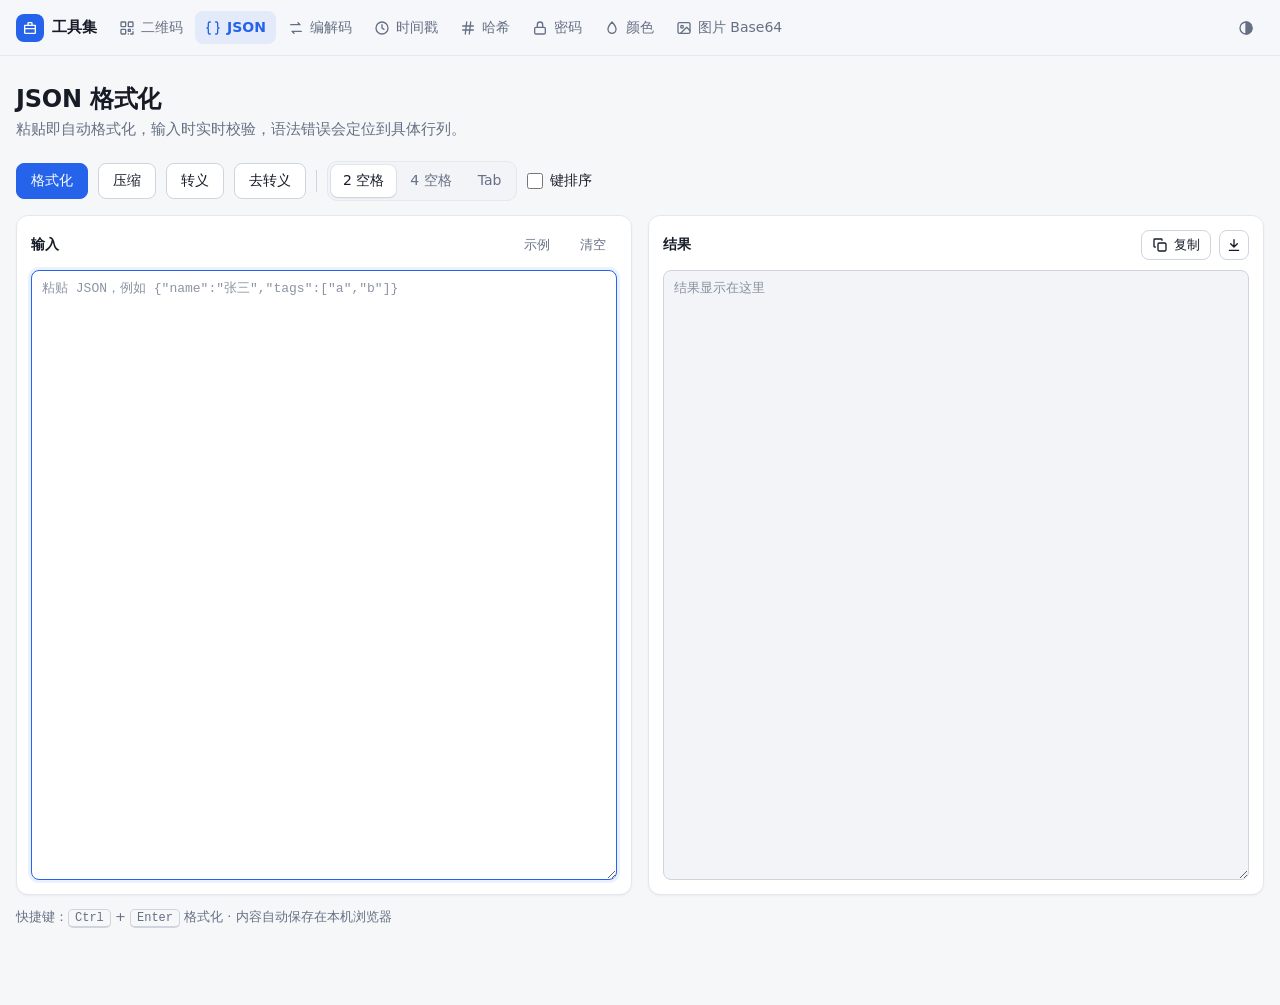
<file: tools/json.html>
<!DOCTYPE html>
<html lang="zh-CN" data-tool="json" data-root="../">
<head>
<meta charset="UTF-8">
<meta name="viewport" content="width=device-width, initial-scale=1">
<title>JSON 格式化 · 工具集</title>
<meta name="description" content="在浏览器本地格式化、压缩、校验 JSON，精确定位语法错误。">
<style>
/* @shared-css:start */
/* 工具集公共样式。修改后运行 python3 scripts/sync_shared.py 同步到所有页面 */
:root {
  --bg:#f6f7f9; --surface:#fff; --surface-2:#f2f4f7; --text:#161b26; --muted:#667085;
  --border:#e4e7ec; --border-strong:#d0d5dd;
  --accent:#2563eb; --accent-hover:#1d4ed8; --accent-soft:rgba(37,99,235,.09); --link:#2563eb; --on-accent:#fff;
  --ok:#15803d; --ok-soft:rgba(22,163,74,.1); --err:#dc2626; --err-soft:rgba(220,38,38,.08); --warn:#b45309; --warn-soft:rgba(217,119,6,.1);
  --shadow:0 1px 2px rgba(16,24,40,.05); --shadow-lg:0 12px 32px rgba(16,24,40,.18);
  --radius:12px;
  --mono:ui-monospace,SFMono-Regular,"SF Mono",Menlo,Consolas,"Liberation Mono",monospace;
  --sans:system-ui,-apple-system,"Segoe UI","PingFang SC","Hiragino Sans GB","Microsoft YaHei",sans-serif;
  color-scheme:light;
}
@media (prefers-color-scheme: dark) {
  :root:not([data-theme=light]) {
    --bg:#0e1015; --surface:#161a22; --surface-2:#1d222c; --text:#e6e9ef; --muted:#949cab;
    --border:#262c37; --border-strong:#363d4a;
    --accent:#3b6fe0; --accent-hover:#5283ee; --accent-soft:rgba(91,141,239,.16); --link:#82a8f7; --on-accent:#fff;
    --ok:#4ade80; --ok-soft:rgba(74,222,128,.12); --err:#f87171; --err-soft:rgba(248,113,113,.12); --warn:#fbbf24; --warn-soft:rgba(251,191,36,.12);
    --shadow:0 1px 2px rgba(0,0,0,.3); --shadow-lg:0 12px 32px rgba(0,0,0,.55);
    color-scheme:dark;
  }
}
:root[data-theme=dark] {
  --bg:#0e1015; --surface:#161a22; --surface-2:#1d222c; --text:#e6e9ef; --muted:#949cab;
  --border:#262c37; --border-strong:#363d4a;
  --accent:#3b6fe0; --accent-hover:#5283ee; --accent-soft:rgba(91,141,239,.16); --link:#82a8f7; --on-accent:#fff;
  --ok:#4ade80; --ok-soft:rgba(74,222,128,.12); --err:#f87171; --err-soft:rgba(248,113,113,.12); --warn:#fbbf24; --warn-soft:rgba(251,191,36,.12);
  --shadow:0 1px 2px rgba(0,0,0,.3); --shadow-lg:0 12px 32px rgba(0,0,0,.55);
  color-scheme:dark;
}
*, *::before, *::after { box-sizing:border-box; }
html { -webkit-text-size-adjust:100%; }
body { margin:0; background:var(--bg); color:var(--text); font:15px/1.55 var(--sans); -webkit-font-smoothing:antialiased; }
a { color:var(--link); }
[hidden] { display:none !important; }
.ic { width:18px; height:18px; flex:none; }

/* 顶栏 */
.topbar { position:sticky; top:0; z-index:20; height:56px; display:flex; align-items:center; gap:12px; padding:0 16px;
  background:var(--bg); background:color-mix(in srgb, var(--bg) 85%, transparent);
  backdrop-filter:saturate(1.6) blur(12px); -webkit-backdrop-filter:saturate(1.6) blur(12px); border-bottom:1px solid var(--border); }
.brand { display:flex; align-items:center; gap:8px; font-weight:650; color:var(--text); text-decoration:none; white-space:nowrap; }
.brand .logo { width:28px; height:28px; border-radius:8px; background:var(--accent); color:#fff; display:grid; place-items:center; }
.brand .logo .ic { width:16px; height:16px; }
.toolnav { flex:1; min-width:0; display:flex; gap:2px; overflow-x:auto; scrollbar-width:none;
  -webkit-mask-image:linear-gradient(90deg,#000 calc(100% - 28px),transparent); mask-image:linear-gradient(90deg,#000 calc(100% - 28px),transparent); }
.toolnav::-webkit-scrollbar { display:none; }
.toolnav a { display:flex; align-items:center; gap:6px; padding:6px 10px; border-radius:8px; color:var(--muted); text-decoration:none; font-size:14px; white-space:nowrap; }
.toolnav a .ic { width:16px; height:16px; }
.toolnav a:hover { background:var(--surface-2); color:var(--text); }
.toolnav a[aria-current=page] { background:var(--accent-soft); color:var(--link); font-weight:600; }
.topbar .spacer { flex:1; }
@media (max-width:640px) { .brand .brand-text { display:none; } }

/* 布局 */
.container { max-width:1080px; margin:0 auto; padding:24px 16px 64px; }
.page-head { margin:4px 0 20px; }
.page-head h1 { font-size:24px; line-height:1.25; margin:0 0 4px; letter-spacing:-.01em; }
.page-head p { margin:0; color:var(--muted); }
.card { background:var(--surface); border:1px solid var(--border); border-radius:var(--radius); padding:18px; box-shadow:var(--shadow); min-width:0; }
.card + .card { margin-top:16px; }
.card-head { display:flex; align-items:center; justify-content:space-between; gap:8px; margin:0 0 12px; min-height:28px; }
.card-head h2, .card-title { font-size:15px; font-weight:600; margin:0; }
.stack > * + * { margin-top:14px; }
.row { display:flex; flex-wrap:wrap; align-items:center; gap:8px 12px; }
.grow { flex:1; min-width:0; }
.grid-2 { display:grid; grid-template-columns:minmax(0,1fr) minmax(0,1fr); gap:16px; }
.grid-2 > .card + .card { margin-top:0; } /* 网格内用 gap 控制间距，避免并排卡片错位 */
@media (max-width:760px) { .grid-2 { grid-template-columns:minmax(0,1fr); } .container { padding-top:18px; } .page-head h1 { font-size:21px; } }
.muted { color:var(--muted); }
.small { font-size:13px; }
.mono { font-family:var(--mono); font-size:13px; }

/* 表单 */
input[type=text], input[type=number], input[type=search], input[type=datetime-local], textarea, select {
  font:inherit; color:var(--text); background:var(--surface); border:1px solid var(--border-strong); border-radius:8px;
  padding:8px 10px; min-width:0; transition:border-color .15s, box-shadow .15s; }
input.mono, textarea.mono { font-family:var(--mono); font-size:13px; }
textarea { width:100%; display:block; resize:vertical; line-height:1.55; }
textarea[readonly] { background:var(--surface-2); }
input:focus, textarea:focus, select:focus { outline:none; border-color:var(--accent); box-shadow:0 0 0 3px var(--accent-soft); }
::placeholder { color:var(--muted); opacity:.75; }
select { appearance:none; -webkit-appearance:none; padding-right:30px; cursor:pointer;
  background:var(--surface) url("data:image/svg+xml,%3Csvg xmlns='http://www.w3.org/2000/svg' viewBox='0 0 24 24' fill='none' stroke='%238a93a3' stroke-width='2.5' stroke-linecap='round'%3E%3Cpath d='m6 9 6 6 6-6'/%3E%3C/svg%3E") no-repeat right 9px center/14px; }
input[type=checkbox], input[type=radio], input[type=range] { accent-color:var(--accent); }
input[type=checkbox] { width:16px; height:16px; margin:0; }
input[type=color] { width:36px; height:32px; padding:2px; border:1px solid var(--border-strong); border-radius:8px; background:var(--surface); cursor:pointer; }
.field { display:flex; flex-direction:column; gap:6px; min-width:0; }
.label { font-size:13px; color:var(--muted); font-weight:500; }
.chk { display:inline-flex; align-items:center; gap:7px; font-size:14px; cursor:pointer; user-select:none; }

/* 按钮 */
.btn { display:inline-flex; align-items:center; justify-content:center; gap:6px; height:36px; padding:0 14px; border-radius:8px;
  border:1px solid var(--border-strong); background:var(--surface); color:var(--text); font:inherit; font-size:14px; font-weight:500;
  cursor:pointer; white-space:nowrap; text-decoration:none; transition:background .15s, border-color .15s, color .15s; -webkit-tap-highlight-color:transparent; }
.btn:hover { background:var(--surface-2); }
.btn:active { transform:translateY(1px); }
.btn .ic { width:16px; height:16px; }
.btn-primary { background:var(--accent); border-color:var(--accent); color:var(--on-accent); }
.btn-primary:hover { background:var(--accent-hover); border-color:var(--accent-hover); }
.btn-ghost { border-color:transparent; background:transparent; color:var(--muted); }
.btn-ghost:hover { color:var(--text); }
.btn-sm { height:30px; padding:0 10px; font-size:13px; }
.btn-icon { width:36px; padding:0; }
.btn-sm.btn-icon { width:30px; }
.btn:disabled { opacity:.45; cursor:not-allowed; transform:none; }
.btn:focus-visible, .seg button:focus-visible, a:focus-visible, .drop:focus-visible { outline:2px solid var(--accent); outline-offset:2px; }

/* 分段选择 */
.seg { display:inline-flex; flex-wrap:wrap; padding:3px; gap:2px; background:var(--surface-2); border:1px solid var(--border); border-radius:10px; max-width:100%; }
.seg button { border:0; background:transparent; color:var(--muted); font:inherit; font-size:14px; font-weight:500; padding:5px 12px; border-radius:7px; cursor:pointer; white-space:nowrap; }
.seg button:hover { color:var(--text); }
.seg button[aria-pressed=true] { background:var(--surface); color:var(--text); box-shadow:0 1px 2px rgba(16,24,40,.12), 0 0 0 1px var(--border); }

/* 状态与结果 */
.status { font-size:13px; min-height:20px; display:flex; align-items:center; gap:6px; color:var(--muted); }
.status .ic { width:15px; height:15px; }
.status.ok { color:var(--ok); } .status.err { color:var(--err); } .status.warn { color:var(--warn); }
.note { font-size:13px; padding:8px 12px; border-radius:8px; background:var(--surface-2); color:var(--muted); }
.note.warn { background:var(--warn-soft); color:var(--warn); } .note.err { background:var(--err-soft); color:var(--err); }
.kv { width:100%; border-collapse:collapse; }
.kv td { padding:8px 6px; border-top:1px solid var(--border); vertical-align:middle; }
.kv tr:first-child td { border-top:0; }
.kv td.k { color:var(--muted); width:92px; white-space:nowrap; font-size:13px; }
.kv td.v { font-family:var(--mono); font-size:13px; word-break:break-all; }
.kv td.a { width:1%; text-align:right; }
.kv tr.hit td { background:var(--ok-soft); }
.kv tr.hit td.k { color:var(--ok); font-weight:600; }

/* 拖放区 */
.drop { display:flex; flex-direction:column; align-items:center; justify-content:center; gap:6px; padding:28px 16px; text-align:center;
  border:1.5px dashed var(--border-strong); border-radius:var(--radius); color:var(--muted); cursor:pointer; background:var(--surface); transition:.15s; }
.drop:hover, .drop.over { border-color:var(--accent); color:var(--link); background:var(--accent-soft); }
.drop .ic { width:28px; height:28px; }
.drop b { color:var(--text); font-weight:600; }
.checker { background-color:var(--surface-2); background-image:repeating-conic-gradient(rgba(128,128,128,.16) 0 25%, transparent 0 50%); background-size:16px 16px; }
.kbd { font-family:var(--mono); font-size:12px; padding:1px 6px; border:1px solid var(--border-strong); border-bottom-width:2px; border-radius:5px; color:var(--muted); }

/* 轻提示 */
.toast-wrap { position:fixed; left:50%; bottom:24px; transform:translateX(-50%); z-index:100; display:flex; flex-direction:column; align-items:center; gap:8px; pointer-events:none; width:max-content; max-width:calc(100vw - 32px); }
.toast { display:flex; align-items:center; gap:8px; padding:9px 14px; border-radius:10px; background:#111827; color:#fff; font-size:14px; box-shadow:var(--shadow-lg); animation:tb-in .18s ease-out; transition:opacity .2s, transform .2s; }
.toast .ic { width:16px; height:16px; color:#4ade80; }
.toast.err .ic { color:#f87171; }
.toast.out { opacity:0; transform:translateY(6px); }
@keyframes tb-in { from { opacity:0; transform:translateY(8px); } }
@media (prefers-reduced-motion: reduce) { *, *::before, *::after { animation:none !important; transition:none !important; } }
/* 工具专属色：元素加 .tint 并设置 --h（OKLCH 色相），即可使用 var(--tint) / var(--tint-soft) */
.tint { --tint:var(--link); --tint-soft:var(--accent-soft); }
@supports (color: oklch(0 0 0)) {
  .tint { --tint:oklch(.54 .17 var(--h, 260)); --tint-soft:oklch(.62 .15 var(--h, 260) / .12); }
  @media (prefers-color-scheme: dark) { :root:not([data-theme=light]) .tint { --tint:oklch(.8 .12 var(--h, 260)); --tint-soft:oklch(.7 .13 var(--h, 260) / .17); } }
  :root[data-theme=dark] .tint { --tint:oklch(.8 .12 var(--h, 260)); --tint-soft:oklch(.7 .13 var(--h, 260) / .17); }
}
.sr-only { position:absolute; width:1px; height:1px; overflow:hidden; clip:rect(0 0 0 0); white-space:nowrap; }
/* @shared-css:end */
.container { max-width:1280px; }
.toolbar { display:flex; flex-wrap:wrap; align-items:center; gap:8px 10px; margin-bottom:14px; }
.toolbar .sep { width:1px; height:22px; background:var(--border-strong); }
.pane { display:flex; flex-direction:column; padding:14px; }
.pane-head { display:flex; align-items:center; gap:8px; margin-bottom:10px; min-height:30px; }
.pane-head .title { font-weight:600; font-size:14px; }
.pane-head .status { flex:1; min-width:0; }
.pane-head .status span { overflow:hidden; text-overflow:ellipsis; white-space:nowrap; }
.pane textarea { height:clamp(280px, calc(100vh - 290px), 760px); font-size:13px; tab-size:2; white-space:pre; overflow-wrap:normal; overflow:auto; }
.snippet { margin:10px 0 0; padding:10px 12px; border-radius:8px; background:var(--err-soft); color:var(--err); font:12px/1.6 var(--mono); overflow-x:auto; white-space:pre; }
.hint { margin-top:12px; }
@media (max-width:760px) {
  .pane textarea { height:38vh; min-height:200px; }
  .toolbar .sep, .hint { display:none; }
}
</style>
<script>
/* @shared-js:start */
/* 工具集公共脚本：主题、顶栏导航、图标、轻提示、复制、本地草稿。修改后运行 python3 scripts/sync_shared.py */
const TB = (() => {
  const root = document.documentElement;
  const store = {
    get(k, d) { try { const v = localStorage.getItem("tb:" + k); return v === null ? d : JSON.parse(v); } catch { return d; } },
    set(k, v) { try { localStorage.setItem("tb:" + k, JSON.stringify(v)); } catch {} },
  };
  const applyTheme = m => { if (m === "light" || m === "dark") root.dataset.theme = m; else delete root.dataset.theme; };
  applyTheme(store.get("theme", "auto")); // 尽早设置，避免闪烁

  const I = {
    box: '<path d="M4 8h16v11a1 1 0 0 1-1 1H5a1 1 0 0 1-1-1zM9 8V5a1 1 0 0 1 1-1h4a1 1 0 0 1 1 1v3M4 13h16"/>',
    qrcode: '<rect x="3" y="3" width="7" height="7" rx="1"/><rect x="14" y="3" width="7" height="7" rx="1"/><rect x="3" y="14" width="7" height="7" rx="1"/><path d="M14 14h3v3h-3zM21 14v.01M14 21h.01M17.5 21H21v-3.5"/>',
    json: '<path d="M8 3H7a2 2 0 0 0-2 2v5a2 2 0 0 1-2 2 2 2 0 0 1 2 2v5a2 2 0 0 0 2 2h1M16 3h1a2 2 0 0 1 2 2v5a2 2 0 0 0 2 2 2 2 0 0 0-2 2v5a2 2 0 0 1-2 2h-1"/>',
    codec: '<path d="M4 7h14l-3-3M20 17H6l3 3"/>',
    clock: '<circle cx="12" cy="12" r="9"/><path d="M12 7v5l3 2"/>',
    hash: '<path d="M4 9h16M4 15h16M10 3 8 21M16 3l-2 18"/>',
    lock: '<rect x="4" y="11" width="16" height="10" rx="2"/><path d="M8 11V7a4 4 0 0 1 8 0v4"/>',
    droplet: '<path d="M12 3s6 6.2 6 11a6 6 0 0 1-12 0c0-4.8 6-11 6-11z"/>',
    image: '<rect x="3" y="4" width="18" height="16" rx="2"/><circle cx="9" cy="10" r="2"/><path d="m21 16-5-5-9 9"/>',
    copy: '<rect x="9" y="9" width="12" height="12" rx="2"/><path d="M5 15H4a1 1 0 0 1-1-1V4a1 1 0 0 1 1-1h10a1 1 0 0 1 1 1v1"/>',
    download: '<path d="M12 4v11m-5-5 5 5 5-5M5 20h14"/>',
    upload: '<path d="M12 16V4M7 9l5-5 5 5M5 20h14"/>',
    refresh: '<path d="M20 11a8 8 0 1 0-2.3 5.7M20 4v7h-7"/>',
    swap: '<path d="M7 4v16m0 0-3-3m3 3 3-3M17 20V4m0 0-3 3m3-3 3 3"/>',
    link: '<path d="M10 14a4 4 0 0 0 5.7 0l3-3a4 4 0 0 0-5.7-5.7l-1 1M14 10a4 4 0 0 0-5.7 0l-3 3a4 4 0 0 0 5.7 5.7l1-1"/>',
    trash: '<path d="M4 7h16M10 11v6M14 11v6M6 7l1 13h10l1-13M9 7V4h6v3"/>',
    check: '<path d="m5 12 5 5 9-10"/>',
    alert: '<circle cx="12" cy="12" r="9"/><path d="M12 8v5M12 16h.01"/>',
    search: '<circle cx="11" cy="11" r="7"/><path d="m20 20-3.5-3.5"/>',
    arrow: '<path d="M5 12h14m-5-5 5 5-5 5"/>',
    pick: '<path d="m15 6 3 3M4 20l1.5-4.5L14 7a2.1 2.1 0 0 1 3 3l-8.5 8.5z"/>',
    dice: '<rect x="4" y="4" width="16" height="16" rx="3"/><path d="M9 9h.01M15 15h.01M15 9h.01M9 15h.01"/>',
    file: '<path d="M14 3H6a1 1 0 0 0-1 1v16a1 1 0 0 0 1 1h12a1 1 0 0 0 1-1V8zM14 3v5h5"/>',
    sun: '<circle cx="12" cy="12" r="4"/><path d="M12 2v2M12 20v2M4.9 4.9l1.4 1.4M17.7 17.7l1.4 1.4M2 12h2M20 12h2M4.9 19.1l1.4-1.4M17.7 6.3l1.4-1.4"/>',
    moon: '<path d="M20 14.5A8 8 0 1 1 9.5 4a6.5 6.5 0 0 0 10.5 10.5z"/>',
    auto: '<circle cx="12" cy="12" r="9"/><path d="M12 3a9 9 0 0 1 0 18z" fill="currentColor"/>',
  };
  const TOOLS = [
    { id: "qrcode", name: "文本转二维码", short: "二维码", icon: I.qrcode, desc: "支持中文与 emoji，可调纠错、尺寸与颜色，导出 PNG / SVG", keys: "二维码 qr qrcode 文本 链接 生成 erweima ewm", hue: 260 },
    { id: "json", name: "JSON 格式化", short: "JSON", icon: I.json, desc: "美化、压缩、转义，实时校验并定位错误行列", keys: "json 格式化 校验 压缩 美化 转义 geshihua gsh", hue: 55 },
    { id: "base64-url", name: "Base64 / URL 编解码", short: "编解码", icon: I.codec, desc: "实时转换，UTF-8 安全，支持 URL-safe、文件与二进制结果", keys: "base64 url 编码 解码 encode decode bianma jiema bjm", hue: 195 },
    { id: "timestamp", name: "时间戳转换", short: "时间戳", icon: I.clock, desc: "时间戳与日期互转，自动识别秒 / 毫秒 / 微秒", keys: "时间戳 timestamp unix 日期 时间 时区 shijianchuo sjc", hue: 290 },
    { id: "hash", name: "哈希计算", short: "哈希", icon: I.hash, desc: "MD5、SHA-1 / 256 / 384 / 512，支持文本和文件，可比对校验值", keys: "哈希 hash md5 sha sha1 sha256 校验 摘要 文件 haxi hx jiaoyan", hue: 330 },
    { id: "password", name: "随机密码", short: "密码", icon: I.lock, desc: "加密安全的随机密码，强度提示，可批量生成", keys: "密码 password 随机 生成 强度 mima mm suiji", hue: 150 },
    { id: "color", name: "颜色转换 / 取色", short: "颜色", icon: I.droplet, desc: "HEX / RGB / HSL / CMYK 互转，屏幕与图片取色，对比度检查", keys: "颜色 color 取色 吸管 hex rgb hsl cmyk 对比度 配色 yanse ys quse", hue: 15 },
    { id: "image-base64", name: "图片转 Base64", short: "图片 Base64", icon: I.image, desc: "图片与 Data URI 互转，可压缩、转格式、缩放", keys: "图片 image base64 data uri 压缩 转换 图片转 tupian tp", hue: 85 },
  ].map(t => ({ ...t, href: `tools/${t.id}.html` }));

  const svg = (p, cls = "ic") => `<svg class="${cls}" viewBox="0 0 24 24" fill="none" stroke="currentColor" stroke-width="2" stroke-linecap="round" stroke-linejoin="round" aria-hidden="true">${p}</svg>`;
  const esc = s => String(s).replace(/[&<>"']/g, c => ({ "&": "&amp;", "<": "&lt;", ">": "&gt;", '"': "&quot;", "'": "&#39;" }[c]));
  const debounce = (fn, ms = 200) => { let t; return (...a) => { clearTimeout(t); t = setTimeout(() => fn(...a), ms); }; };
  const isDesktop = () => matchMedia("(hover: hover) and (pointer: fine)").matches;
  const isNarrow = () => matchMedia("(max-width: 760px)").matches;
  const fmtSize = n => n < 1024 ? n + " B" : n < 1048576 ? (n / 1024).toFixed(1) + " KB" : (n / 1048576).toFixed(2) + " MB";

  let wrap;
  function toast(msg, type = "ok", ms = 1800) {
    if (!wrap) {
      wrap = document.createElement("div"); wrap.className = "toast-wrap";
      wrap.setAttribute("role", "status"); wrap.setAttribute("aria-live", "polite"); document.body.appendChild(wrap);
    }
    const t = document.createElement("div"); t.className = "toast " + type;
    t.innerHTML = svg(type === "err" ? I.alert : I.check) + "<span></span>"; t.lastChild.textContent = msg;
    wrap.appendChild(t);
    while (wrap.children.length > 3) wrap.firstChild.remove();
    setTimeout(() => { t.classList.add("out"); setTimeout(() => t.remove(), 250); }, ms);
  }
  async function copy(text, label = "已复制到剪贴板") {
    if (text == null || text === "") { toast("没有可复制的内容", "err"); return false; }
    try { await navigator.clipboard.writeText(text); }
    catch {
      const ta = document.createElement("textarea"); ta.value = text; ta.style.cssText = "position:fixed;top:0;opacity:0";
      document.body.appendChild(ta); ta.select(); const ok = document.execCommand("copy"); ta.remove();
      if (!ok) { toast("复制失败，请手动选择后复制", "err"); return false; }
    }
    toast(label); return true;
  }
  function download(data, name, type) {
    const blob = data instanceof Blob ? data : new Blob([data], { type: type || "application/octet-stream" });
    const a = document.createElement("a"); a.href = URL.createObjectURL(blob); a.download = name;
    document.body.appendChild(a); a.click(); a.remove(); setTimeout(() => URL.revokeObjectURL(a.href), 3000);
  }
  // 输入内容自动保存在本机浏览器，刷新不丢
  function persist(el, key) {
    const v = store.get(key);
    if (v !== undefined) { if (el.type === "checkbox") el.checked = v; else el.value = v; }
    const save = debounce(() => store.set(key, el.type === "checkbox" ? el.checked : el.value), 300);
    el.addEventListener("input", save); el.addEventListener("change", save);
  }
  // 分段选择控件：<div class="seg" data-value="默认"><button data-v="a">…</button></div>
  function seg(el, onChange, key) {
    const btns = [...el.querySelectorAll("button[data-v]")];
    const api = {
      value: null,
      set(v, silent) {
        if (!btns.some(b => b.dataset.v === v)) v = btns[0].dataset.v;
        api.value = v;
        btns.forEach(b => b.setAttribute("aria-pressed", String(b.dataset.v === v)));
        if (key) store.set(key, v);
        if (!silent && onChange) onChange(v);
      },
    };
    btns.forEach(b => { b.type = "button"; b.addEventListener("click", () => api.set(b.dataset.v)); });
    api.set(key ? store.get(key, el.dataset.value) : el.dataset.value, true);
    return api;
  }
  // 拖放 / 点击 / 粘贴 选择文件
  function fileDrop(el, input, onFiles, { paste = true } = {}) {
    el.addEventListener("click", () => input.click());
    el.addEventListener("keydown", e => { if (e.key === "Enter" || e.key === " ") { e.preventDefault(); input.click(); } });
    input.addEventListener("change", () => { if (input.files.length) onFiles([...input.files]); input.value = ""; });
    ["dragenter", "dragover"].forEach(t => el.addEventListener(t, e => { e.preventDefault(); el.classList.add("over"); }));
    ["dragleave", "drop"].forEach(t => el.addEventListener(t, () => el.classList.remove("over")));
    el.addEventListener("drop", e => { e.preventDefault(); if (e.dataTransfer.files.length) onFiles([...e.dataTransfer.files]); });
    if (paste) document.addEventListener("paste", e => {
      if (typeof paste === "function" && !paste()) return;
      const fs = [...(e.clipboardData?.items || [])].filter(i => i.kind === "file").map(i => i.getAsFile()).filter(Boolean);
      if (fs.length) { e.preventDefault(); onFiles(fs); }
    });
  }

  const THEMES = { auto: ["跟随系统", I.auto], light: ["浅色", I.sun], dark: ["深色", I.moon] };
  function buildHeader() {
    const h = document.getElementById("tb-header"); if (!h) return;
    const cur = root.dataset.tool, base = root.dataset.root || "";
    const nav = cur
      ? `<nav class="toolnav" aria-label="切换工具">${TOOLS.map(t => `<a href="${base}${t.href}"${t.id === cur ? ' aria-current="page"' : ""}>${svg(t.icon)}<span>${t.short}</span></a>`).join("")}</nav>`
      : '<div class="spacer"></div>';
    h.innerHTML = `<a class="brand" href="${base}index.html" aria-label="返回工具集首页"><span class="logo">${svg(I.box)}</span><span class="brand-text">工具集</span></a>${nav}<button class="btn btn-ghost btn-icon" id="tb-theme" type="button"></button>`;
    const btn = h.querySelector("#tb-theme");
    const paint = () => { const m = store.get("theme", "auto"), [n, ic] = THEMES[m] || THEMES.auto; btn.innerHTML = svg(ic); btn.title = btn.ariaLabel = `主题：${n}（点击切换）`; };
    btn.onclick = () => { const order = ["auto", "light", "dark"], m = order[(order.indexOf(store.get("theme", "auto")) + 1) % 3]; store.set("theme", m); applyTheme(m); paint(); toast("主题：" + THEMES[m][0]); };
    paint();
    const a = h.querySelector("[aria-current]"), n = h.querySelector(".toolnav");
    if (a && n) n.scrollLeft = a.offsetLeft - n.clientWidth / 2 + a.offsetWidth / 2;
  }
  function favicon() {
    const t = TOOLS.find(x => x.id === root.dataset.tool), p = t ? t.icon : I.box;
    const s = `<svg xmlns="http://www.w3.org/2000/svg" viewBox="0 0 32 32"><rect width="32" height="32" rx="8" fill="#2563eb"/><g transform="translate(5 5) scale(.917)" fill="none" stroke="#fff" stroke-width="2.3" stroke-linecap="round" stroke-linejoin="round">${p.replace(/currentColor/g, "#fff")}</g></svg>`;
    const l = document.createElement("link"); l.rel = "icon"; l.href = "data:image/svg+xml," + encodeURIComponent(s); document.head.appendChild(l);
  }
  favicon();
  // 记录最近使用的工具，首页据此显示「最近使用」
  if (root.dataset.tool) { const r = store.get("recent", []); store.set("recent", [root.dataset.tool, ...(Array.isArray(r) ? r : []).filter(x => x !== root.dataset.tool)].slice(0, 6)); }
  document.addEventListener("DOMContentLoaded", () => {
    buildHeader();
    const af = document.querySelector("[data-autofocus]");
    if (af && isDesktop()) af.focus({ preventScroll: true }); // 手机上不自动弹出键盘
  });

  return { TOOLS, I, svg, esc, debounce, isDesktop, isNarrow, fmtSize, store, toast, copy, download, persist, seg, fileDrop };
})();
/* @shared-js:end */
</script>
</head>
<body>
<header id="tb-header" class="topbar"></header>
<main class="container">
  <div class="page-head">
    <h1>JSON 格式化</h1>
    <p>粘贴即自动格式化，输入时实时校验，语法错误会定位到具体行列。</p>
  </div>

  <div class="toolbar">
    <button class="btn btn-primary" id="fmt" type="button">格式化</button>
    <button class="btn" id="min" type="button">压缩</button>
    <button class="btn" id="escape" type="button" title="把 JSON 转成一个字符串字面量，便于嵌入代码">转义</button>
    <button class="btn" id="unescape" type="button" title="把转义后的字符串还原成 JSON">去转义</button>
    <span class="sep"></span>
    <div class="seg" id="indent" data-value="2" role="group" aria-label="缩进">
      <button data-v="2">2 空格</button><button data-v="4">4 空格</button><button data-v="tab">Tab</button>
    </div>
    <label class="chk"><input type="checkbox" id="sort"> 键排序</label>
  </div>

  <div class="grid-2">
    <section class="card pane">
      <div class="pane-head">
        <label class="title" for="in">输入</label>
        <div class="status" id="inStatus" aria-live="polite"></div>
        <button class="btn btn-sm btn-ghost" id="sample" type="button">示例</button>
        <button class="btn btn-sm btn-ghost" id="clear" type="button">清空</button>
      </div>
      <textarea id="in" class="mono" spellcheck="false" placeholder='粘贴 JSON，例如 {"name":"张三","tags":["a","b"]}' data-autofocus></textarea>
      <pre class="snippet" id="snippet" hidden></pre>
    </section>
    <section class="card pane" id="outPane">
      <div class="pane-head">
        <label class="title" for="out">结果</label>
        <div class="status" id="outStatus"></div>
        <button class="btn btn-sm" id="copy" type="button"></button>
        <button class="btn btn-sm btn-icon" id="dl" type="button" title="下载为 .json 文件" aria-label="下载为 .json 文件"></button>
      </div>
      <textarea id="out" class="mono" spellcheck="false" readonly placeholder="结果显示在这里"></textarea>
    </section>
  </div>
  <p class="hint small muted">快捷键：<span class="kbd">Ctrl</span> + <span class="kbd">Enter</span> 格式化 · 内容自动保存在本机浏览器</p>
</main>

<script>
const $ = id => document.getElementById(id);
const inp = $("in"), out = $("out");
$("copy").innerHTML = TB.svg(TB.I.copy) + "<span>复制</span>";
$("dl").innerHTML = TB.svg(TB.I.download);
TB.persist(inp, "json:in"); TB.persist($("sort"), "json:sort");
let last = null; // 上一次执行的操作，切换缩进/排序时自动重跑
const indent = TB.seg($("indent"), () => last && run(last, true), "json:indent");
$("sort").addEventListener("change", () => last && run(last, true));

const status = (el, cls, msg, extra = "") => {
  el.className = "status " + cls;
  el.innerHTML = (cls ? TB.svg(cls === "ok" ? TB.I.check : TB.I.alert) : "") + `<span title="${TB.esc(msg)}">${TB.esc(msg)}</span>` + extra;
};

// 从各浏览器的报错信息中取出位置（Chrome: position N / line L column C；Firefox: line L column C）
function locate(text, e) {
  let pos = null, m;
  if ((m = /line (\d+) column (\d+)/i.exec(e.message))) {
    const lines = text.split("\n");
    pos = lines.slice(0, +m[1] - 1).reduce((s, l) => s + l.length + 1, 0) + +m[2] - 1;
  } else if ((m = /position (\d+)/i.exec(e.message))) pos = +m[1];
  if (pos === null) return null;
  pos = Math.max(0, Math.min(pos, text.length));
  const before = text.slice(0, pos), line = before.split("\n").length, col = pos - before.lastIndexOf("\n");
  return { pos, line, col };
}
const cleanMsg = m => m.replace(/^JSON\.parse: /, "").replace(/ in JSON at position \d+.*$/, "").replace(/ at line \d+ column \d+ of the JSON data$/, "");

// 自带的 JSON 扫描器，只在解析失败时运行：给出准确的出错位置和中文说明（不依赖各浏览器报错格式）
function scanError(t) {
  let i = 0;
  const fail = msg => { throw { pos: i, msg: i >= t.length ? "内容意外结束，可能缺少括号或引号" : msg }; };
  const ws = () => { while (i < t.length && " \t\n\r".includes(t[i])) i++; };
  const NUM = /-?(0|[1-9]\d*)(\.\d+)?([eE][+-]?\d+)?/y;
  const str = () => {
    i++;
    while (i < t.length) {
      const c = t[i];
      if (c === '"') { i++; return; }
      if (c === "\\") {
        const n = t[i + 1];
        if ('"\\/bfnrt'.includes(n)) i += 2;
        else if (n === "u" && /^[0-9a-fA-F]{4}$/.test(t.substr(i + 2, 4))) i += 6;
        else fail("无效的转义字符");
        continue;
      }
      if (c < " ") fail("字符串中不能直接换行，请使用 \\n");
      i++;
    }
    fail("字符串缺少结束的双引号");
  };
  const value = () => {
    ws();
    const c = t[i];
    if (c === "{") {
      i++; ws(); if (t[i] === "}") { i++; return; }
      for (;;) {
        ws();
        if (t[i] === "}") fail("最后一项后面多了逗号");
        if (t[i] === "'") fail("键名必须用双引号，不能用单引号");
        if (t[i] !== '"') fail("这里应为用双引号包裹的键名");
        str(); ws();
        if (t[i] !== ":") fail("键名后面应为冒号 :");
        i++; value(); ws();
        if (t[i] === ",") { i++; continue; }
        if (t[i] === "}") { i++; return; }
        fail("缺少逗号 , 或右花括号 }");
      }
    }
    if (c === "[") {
      i++; ws(); if (t[i] === "]") { i++; return; }
      for (;;) {
        ws();
        if (t[i] === "]") fail("最后一项后面多了逗号");
        value(); ws();
        if (t[i] === ",") { i++; continue; }
        if (t[i] === "]") { i++; return; }
        fail("缺少逗号 , 或右方括号 ]");
      }
    }
    if (c === '"') return str();
    if (c === "'") fail("字符串必须用双引号，不能用单引号");
    if (c === "}" || c === "]" || c === ",") fail("这里缺少值（可能多了逗号或括号不匹配）");
    NUM.lastIndex = i;
    const m = NUM.exec(t);
    if (m && m[0] && m[0] !== "-") { i += m[0].length; return; }
    for (const w of ["true", "false", "null"]) if (t.startsWith(w, i)) { i += w.length; return; }
    fail(`意外的字符「${c}」`);
  };
  try { value(); ws(); if (i < t.length) fail("JSON 已经结束，后面还有多余内容"); return null; }
  catch (e) { return e && "pos" in e ? e : null; } // 嵌套过深导致的栈溢出等情况交给浏览器报错兜底
}
const sortKeys = v => Array.isArray(v) ? v.map(sortKeys)
  : v && typeof v === "object" ? Object.fromEntries(Object.keys(v).sort().map(k => [k, sortKeys(v[k])])) : v;

let errLoc = null;
function check() {
  const text = inp.value;
  $("snippet").hidden = true; errLoc = null;
  if (!text.trim()) { status($("inStatus"), "", ""); return undefined; }
  try {
    const v = JSON.parse(text);
    const kind = Array.isArray(v) ? `数组 · ${v.length} 项` : v && typeof v === "object" ? `对象 · ${Object.keys(v).length} 个键` : typeof v;
    status($("inStatus"), "ok", `语法正确 · ${kind}`);
    return v;
  } catch (e) {
    const sc = scanError(text);
    let loc = sc ? locate(text, { message: `position ${sc.pos}` }) : locate(text, e);
    errLoc = loc;
    status($("inStatus"), "err", (loc ? `第 ${loc.line} 行第 ${loc.col} 列：` : "语法错误：") + (sc ? sc.msg : cleanMsg(e.message)),
      loc ? ' <button class="btn btn-sm" id="goto" type="button">定位</button>' : "");
    if (loc) {
      const src = text.split("\n")[loc.line - 1] || "", start = Math.max(0, loc.col - 40);
      $("snippet").textContent = `${loc.line} | ${src.slice(start, start + 80)}\n${" ".repeat(String(loc.line).length + 3 + loc.col - 1 - start)}^`;
      $("snippet").hidden = false;
      $("goto").onclick = gotoErr;
    }
    return undefined;
  }
}
function gotoErr() {
  if (!errLoc) return;
  inp.focus(); inp.setSelectionRange(errLoc.pos, Math.min(errLoc.pos + 1, inp.value.length));
  const lh = parseFloat(getComputedStyle(inp).lineHeight) || 20;
  inp.scrollTop = Math.max(0, (errLoc.line - 4) * lh);
}

function setOut(value, note) {
  out.value = value;
  status($("outStatus"), "", `${value.length.toLocaleString()} 字符 · ${TB.fmtSize(new TextEncoder().encode(value).length)}` + (note ? " · " + note : ""));
  if (TB.isNarrow()) $("outPane").scrollIntoView({ behavior: "smooth", block: "start" }); // 手机上自动滚到结果
}
function run(action, quiet) {
  if (!inp.value.trim()) { if (!quiet) TB.toast("请先输入 JSON", "err"); return; }
  if (action === "escape") { last = null; return setOut(JSON.stringify(inp.value), "已转义为字符串"); }
  if (action === "unescape") {
    last = null;
    let s = inp.value.trim();
    if (!/^".*"$/s.test(s)) s = `"${s}"`;
    try { const r = JSON.parse(s); try { return setOut(JSON.stringify(JSON.parse(r), null, space()), "已去转义并格式化"); } catch { return setOut(r, "已去转义"); } }
    catch { return TB.toast("不是有效的转义字符串", "err"); }
  }
  let v = check();
  if (v === undefined) { if (!quiet) { TB.toast("JSON 有语法错误", "err"); gotoErr(); } return; }
  if ($("sort").checked) v = sortKeys(v);
  last = action;
  setOut(JSON.stringify(v, null, action === "min" ? 0 : space()), action === "min" ? "已压缩" : "");
}
const space = () => indent.value === "tab" ? "\t" : +indent.value;

$("fmt").onclick = () => run("fmt");
$("min").onclick = () => run("min");
$("escape").onclick = () => run("escape");
$("unescape").onclick = () => run("unescape");
inp.addEventListener("input", TB.debounce(check, 250));
// 粘贴到空输入框时自动格式化
inp.addEventListener("paste", () => {
  if (inp.value.trim()) return;
  setTimeout(() => { if (check() !== undefined) { run("fmt", true); TB.toast("已自动格式化"); } }, 0);
});
inp.addEventListener("keydown", e => {
  if (e.key === "Enter" && (e.ctrlKey || e.metaKey)) { e.preventDefault(); run("fmt"); }
});
$("clear").onclick = () => { inp.value = out.value = ""; last = null; inp.dispatchEvent(new Event("input")); status($("outStatus"), "", ""); check(); inp.focus(); };
$("sample").onclick = () => {
  inp.value = JSON.stringify({ name: "工具集", version: 2, online: true, url: "https://dujingning.github.io/toolbox/", tags: ["json", "二维码", "base64"], owner: { name: "dujingning", since: 2026 }, extra: null });
  inp.dispatchEvent(new Event("input")); run("fmt");
};
$("copy").onclick = () => TB.copy(out.value);
$("dl").onclick = () => out.value ? TB.download(out.value, "data.json", "application/json") : TB.toast("没有可下载的内容", "err");
check();
</script>
</body>
</html>
</file>
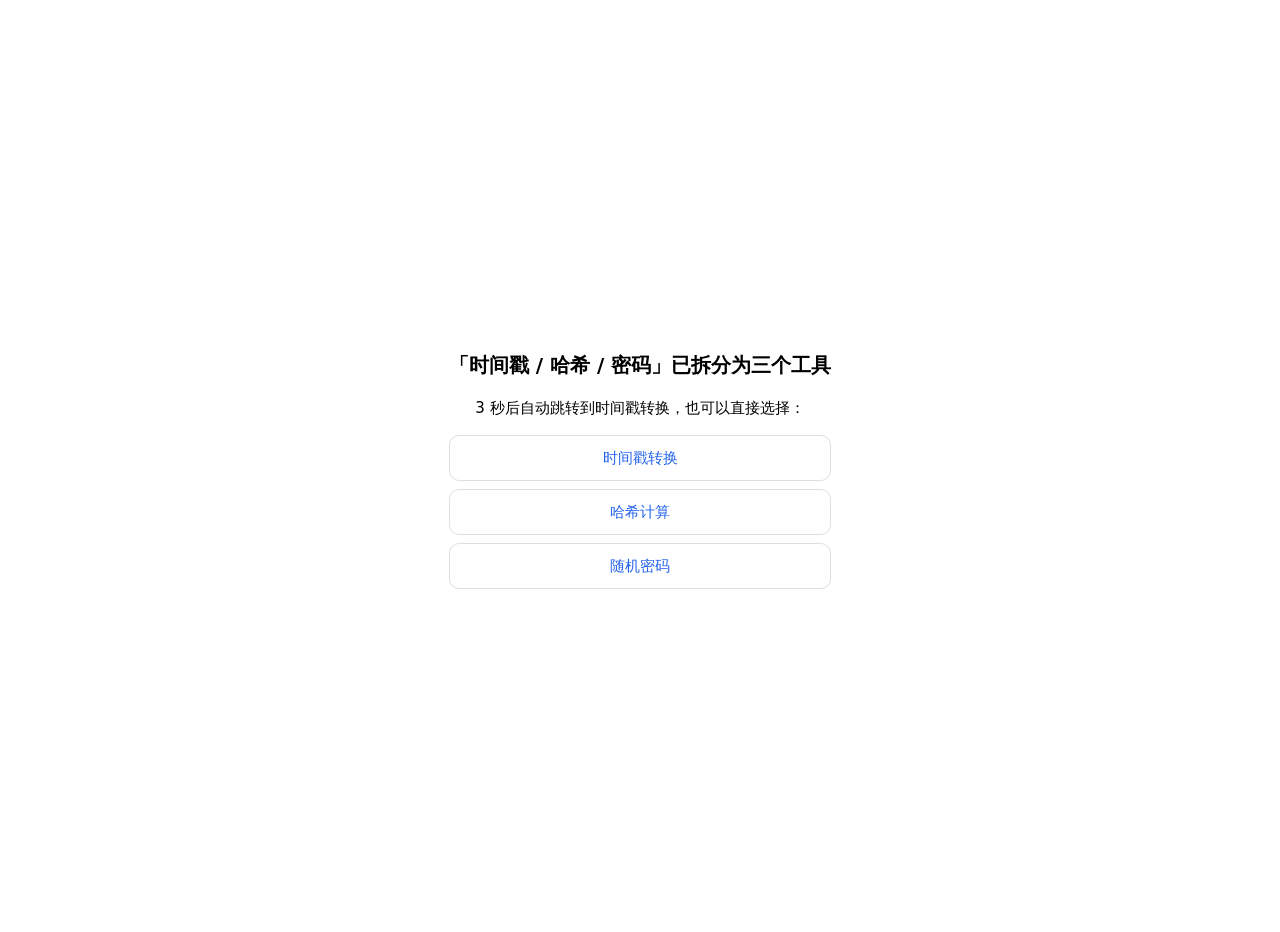
<file: tools/misc.html>
<!DOCTYPE html>
<html lang="zh-CN">
<head>
<meta charset="UTF-8">
<meta name="viewport" content="width=device-width, initial-scale=1">
<title>页面已拆分</title>
<meta http-equiv="refresh" content="3; url=timestamp.html">
<style>
  :root { color-scheme:light dark; }
  body { margin:0; min-height:100vh; display:grid; place-items:center; padding:16px; font:15px/1.6 system-ui,-apple-system,"PingFang SC","Microsoft YaHei",sans-serif; background:Canvas; color:CanvasText; }
  main { max-width:420px; text-align:center; }
  a { display:block; margin:8px 0; padding:10px; border:1px solid #8884; border-radius:10px; color:#2563eb; text-decoration:none; }
  @media (prefers-color-scheme: dark) { a { color:#82a8f7; } }
</style>
</head>
<body>
<main>
  <h1 style="font-size:20px">「时间戳 / 哈希 / 密码」已拆分为三个工具</h1>
  <p>3 秒后自动跳转到时间戳转换，也可以直接选择：</p>
  <a href="timestamp.html">时间戳转换</a>
  <a href="hash.html">哈希计算</a>
  <a href="password.html">随机密码</a>
</main>
</body>
</html>
</file>
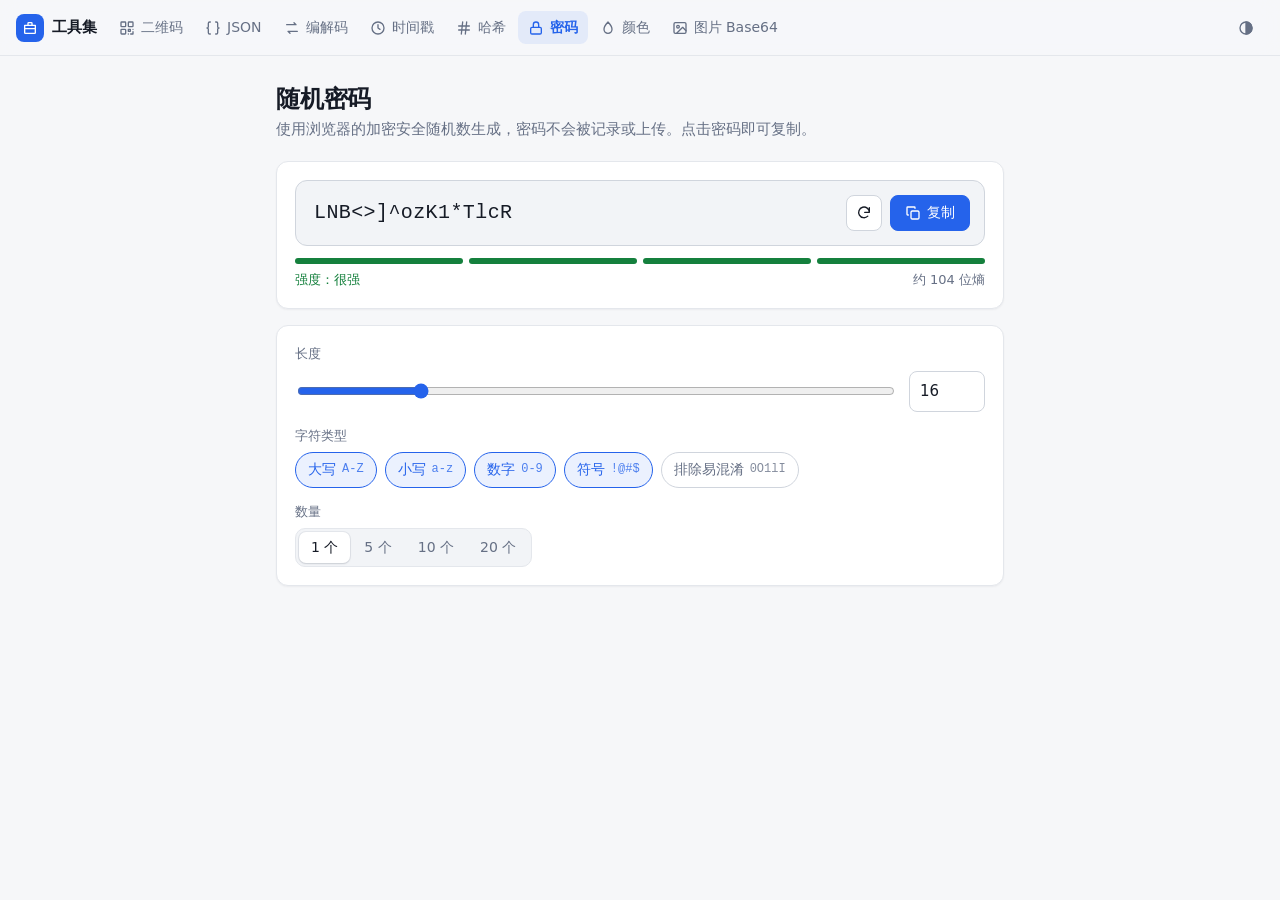
<file: tools/password.html>
<!DOCTYPE html>
<html lang="zh-CN" data-tool="password" data-root="../">
<head>
<meta charset="UTF-8">
<meta name="viewport" content="width=device-width, initial-scale=1">
<title>随机密码 · 工具集</title>
<meta name="description" content="使用浏览器加密安全随机数生成强密码，支持强度提示与批量生成。">
<style>
/* @shared-css:start */
/* 工具集公共样式。修改后运行 python3 scripts/sync_shared.py 同步到所有页面 */
:root {
  --bg:#f6f7f9; --surface:#fff; --surface-2:#f2f4f7; --text:#161b26; --muted:#667085;
  --border:#e4e7ec; --border-strong:#d0d5dd;
  --accent:#2563eb; --accent-hover:#1d4ed8; --accent-soft:rgba(37,99,235,.09); --link:#2563eb; --on-accent:#fff;
  --ok:#15803d; --ok-soft:rgba(22,163,74,.1); --err:#dc2626; --err-soft:rgba(220,38,38,.08); --warn:#b45309; --warn-soft:rgba(217,119,6,.1);
  --shadow:0 1px 2px rgba(16,24,40,.05); --shadow-lg:0 12px 32px rgba(16,24,40,.18);
  --radius:12px;
  --mono:ui-monospace,SFMono-Regular,"SF Mono",Menlo,Consolas,"Liberation Mono",monospace;
  --sans:system-ui,-apple-system,"Segoe UI","PingFang SC","Hiragino Sans GB","Microsoft YaHei",sans-serif;
  color-scheme:light;
}
@media (prefers-color-scheme: dark) {
  :root:not([data-theme=light]) {
    --bg:#0e1015; --surface:#161a22; --surface-2:#1d222c; --text:#e6e9ef; --muted:#949cab;
    --border:#262c37; --border-strong:#363d4a;
    --accent:#3b6fe0; --accent-hover:#5283ee; --accent-soft:rgba(91,141,239,.16); --link:#82a8f7; --on-accent:#fff;
    --ok:#4ade80; --ok-soft:rgba(74,222,128,.12); --err:#f87171; --err-soft:rgba(248,113,113,.12); --warn:#fbbf24; --warn-soft:rgba(251,191,36,.12);
    --shadow:0 1px 2px rgba(0,0,0,.3); --shadow-lg:0 12px 32px rgba(0,0,0,.55);
    color-scheme:dark;
  }
}
:root[data-theme=dark] {
  --bg:#0e1015; --surface:#161a22; --surface-2:#1d222c; --text:#e6e9ef; --muted:#949cab;
  --border:#262c37; --border-strong:#363d4a;
  --accent:#3b6fe0; --accent-hover:#5283ee; --accent-soft:rgba(91,141,239,.16); --link:#82a8f7; --on-accent:#fff;
  --ok:#4ade80; --ok-soft:rgba(74,222,128,.12); --err:#f87171; --err-soft:rgba(248,113,113,.12); --warn:#fbbf24; --warn-soft:rgba(251,191,36,.12);
  --shadow:0 1px 2px rgba(0,0,0,.3); --shadow-lg:0 12px 32px rgba(0,0,0,.55);
  color-scheme:dark;
}
*, *::before, *::after { box-sizing:border-box; }
html { -webkit-text-size-adjust:100%; }
body { margin:0; background:var(--bg); color:var(--text); font:15px/1.55 var(--sans); -webkit-font-smoothing:antialiased; }
a { color:var(--link); }
[hidden] { display:none !important; }
.ic { width:18px; height:18px; flex:none; }

/* 顶栏 */
.topbar { position:sticky; top:0; z-index:20; height:56px; display:flex; align-items:center; gap:12px; padding:0 16px;
  background:var(--bg); background:color-mix(in srgb, var(--bg) 85%, transparent);
  backdrop-filter:saturate(1.6) blur(12px); -webkit-backdrop-filter:saturate(1.6) blur(12px); border-bottom:1px solid var(--border); }
.brand { display:flex; align-items:center; gap:8px; font-weight:650; color:var(--text); text-decoration:none; white-space:nowrap; }
.brand .logo { width:28px; height:28px; border-radius:8px; background:var(--accent); color:#fff; display:grid; place-items:center; }
.brand .logo .ic { width:16px; height:16px; }
.toolnav { flex:1; min-width:0; display:flex; gap:2px; overflow-x:auto; scrollbar-width:none;
  -webkit-mask-image:linear-gradient(90deg,#000 calc(100% - 28px),transparent); mask-image:linear-gradient(90deg,#000 calc(100% - 28px),transparent); }
.toolnav::-webkit-scrollbar { display:none; }
.toolnav a { display:flex; align-items:center; gap:6px; padding:6px 10px; border-radius:8px; color:var(--muted); text-decoration:none; font-size:14px; white-space:nowrap; }
.toolnav a .ic { width:16px; height:16px; }
.toolnav a:hover { background:var(--surface-2); color:var(--text); }
.toolnav a[aria-current=page] { background:var(--accent-soft); color:var(--link); font-weight:600; }
.topbar .spacer { flex:1; }
@media (max-width:640px) { .brand .brand-text { display:none; } }

/* 布局 */
.container { max-width:1080px; margin:0 auto; padding:24px 16px 64px; }
.page-head { margin:4px 0 20px; }
.page-head h1 { font-size:24px; line-height:1.25; margin:0 0 4px; letter-spacing:-.01em; }
.page-head p { margin:0; color:var(--muted); }
.card { background:var(--surface); border:1px solid var(--border); border-radius:var(--radius); padding:18px; box-shadow:var(--shadow); min-width:0; }
.card + .card { margin-top:16px; }
.card-head { display:flex; align-items:center; justify-content:space-between; gap:8px; margin:0 0 12px; min-height:28px; }
.card-head h2, .card-title { font-size:15px; font-weight:600; margin:0; }
.stack > * + * { margin-top:14px; }
.row { display:flex; flex-wrap:wrap; align-items:center; gap:8px 12px; }
.grow { flex:1; min-width:0; }
.grid-2 { display:grid; grid-template-columns:minmax(0,1fr) minmax(0,1fr); gap:16px; }
.grid-2 > .card + .card { margin-top:0; } /* 网格内用 gap 控制间距，避免并排卡片错位 */
@media (max-width:760px) { .grid-2 { grid-template-columns:minmax(0,1fr); } .container { padding-top:18px; } .page-head h1 { font-size:21px; } }
.muted { color:var(--muted); }
.small { font-size:13px; }
.mono { font-family:var(--mono); font-size:13px; }

/* 表单 */
input[type=text], input[type=number], input[type=search], input[type=datetime-local], textarea, select {
  font:inherit; color:var(--text); background:var(--surface); border:1px solid var(--border-strong); border-radius:8px;
  padding:8px 10px; min-width:0; transition:border-color .15s, box-shadow .15s; }
input.mono, textarea.mono { font-family:var(--mono); font-size:13px; }
textarea { width:100%; display:block; resize:vertical; line-height:1.55; }
textarea[readonly] { background:var(--surface-2); }
input:focus, textarea:focus, select:focus { outline:none; border-color:var(--accent); box-shadow:0 0 0 3px var(--accent-soft); }
::placeholder { color:var(--muted); opacity:.75; }
select { appearance:none; -webkit-appearance:none; padding-right:30px; cursor:pointer;
  background:var(--surface) url("data:image/svg+xml,%3Csvg xmlns='http://www.w3.org/2000/svg' viewBox='0 0 24 24' fill='none' stroke='%238a93a3' stroke-width='2.5' stroke-linecap='round'%3E%3Cpath d='m6 9 6 6 6-6'/%3E%3C/svg%3E") no-repeat right 9px center/14px; }
input[type=checkbox], input[type=radio], input[type=range] { accent-color:var(--accent); }
input[type=checkbox] { width:16px; height:16px; margin:0; }
input[type=color] { width:36px; height:32px; padding:2px; border:1px solid var(--border-strong); border-radius:8px; background:var(--surface); cursor:pointer; }
.field { display:flex; flex-direction:column; gap:6px; min-width:0; }
.label { font-size:13px; color:var(--muted); font-weight:500; }
.chk { display:inline-flex; align-items:center; gap:7px; font-size:14px; cursor:pointer; user-select:none; }

/* 按钮 */
.btn { display:inline-flex; align-items:center; justify-content:center; gap:6px; height:36px; padding:0 14px; border-radius:8px;
  border:1px solid var(--border-strong); background:var(--surface); color:var(--text); font:inherit; font-size:14px; font-weight:500;
  cursor:pointer; white-space:nowrap; text-decoration:none; transition:background .15s, border-color .15s, color .15s; -webkit-tap-highlight-color:transparent; }
.btn:hover { background:var(--surface-2); }
.btn:active { transform:translateY(1px); }
.btn .ic { width:16px; height:16px; }
.btn-primary { background:var(--accent); border-color:var(--accent); color:var(--on-accent); }
.btn-primary:hover { background:var(--accent-hover); border-color:var(--accent-hover); }
.btn-ghost { border-color:transparent; background:transparent; color:var(--muted); }
.btn-ghost:hover { color:var(--text); }
.btn-sm { height:30px; padding:0 10px; font-size:13px; }
.btn-icon { width:36px; padding:0; }
.btn-sm.btn-icon { width:30px; }
.btn:disabled { opacity:.45; cursor:not-allowed; transform:none; }
.btn:focus-visible, .seg button:focus-visible, a:focus-visible, .drop:focus-visible { outline:2px solid var(--accent); outline-offset:2px; }

/* 分段选择 */
.seg { display:inline-flex; flex-wrap:wrap; padding:3px; gap:2px; background:var(--surface-2); border:1px solid var(--border); border-radius:10px; max-width:100%; }
.seg button { border:0; background:transparent; color:var(--muted); font:inherit; font-size:14px; font-weight:500; padding:5px 12px; border-radius:7px; cursor:pointer; white-space:nowrap; }
.seg button:hover { color:var(--text); }
.seg button[aria-pressed=true] { background:var(--surface); color:var(--text); box-shadow:0 1px 2px rgba(16,24,40,.12), 0 0 0 1px var(--border); }

/* 状态与结果 */
.status { font-size:13px; min-height:20px; display:flex; align-items:center; gap:6px; color:var(--muted); }
.status .ic { width:15px; height:15px; }
.status.ok { color:var(--ok); } .status.err { color:var(--err); } .status.warn { color:var(--warn); }
.note { font-size:13px; padding:8px 12px; border-radius:8px; background:var(--surface-2); color:var(--muted); }
.note.warn { background:var(--warn-soft); color:var(--warn); } .note.err { background:var(--err-soft); color:var(--err); }
.kv { width:100%; border-collapse:collapse; }
.kv td { padding:8px 6px; border-top:1px solid var(--border); vertical-align:middle; }
.kv tr:first-child td { border-top:0; }
.kv td.k { color:var(--muted); width:92px; white-space:nowrap; font-size:13px; }
.kv td.v { font-family:var(--mono); font-size:13px; word-break:break-all; }
.kv td.a { width:1%; text-align:right; }
.kv tr.hit td { background:var(--ok-soft); }
.kv tr.hit td.k { color:var(--ok); font-weight:600; }

/* 拖放区 */
.drop { display:flex; flex-direction:column; align-items:center; justify-content:center; gap:6px; padding:28px 16px; text-align:center;
  border:1.5px dashed var(--border-strong); border-radius:var(--radius); color:var(--muted); cursor:pointer; background:var(--surface); transition:.15s; }
.drop:hover, .drop.over { border-color:var(--accent); color:var(--link); background:var(--accent-soft); }
.drop .ic { width:28px; height:28px; }
.drop b { color:var(--text); font-weight:600; }
.checker { background-color:var(--surface-2); background-image:repeating-conic-gradient(rgba(128,128,128,.16) 0 25%, transparent 0 50%); background-size:16px 16px; }
.kbd { font-family:var(--mono); font-size:12px; padding:1px 6px; border:1px solid var(--border-strong); border-bottom-width:2px; border-radius:5px; color:var(--muted); }

/* 轻提示 */
.toast-wrap { position:fixed; left:50%; bottom:24px; transform:translateX(-50%); z-index:100; display:flex; flex-direction:column; align-items:center; gap:8px; pointer-events:none; width:max-content; max-width:calc(100vw - 32px); }
.toast { display:flex; align-items:center; gap:8px; padding:9px 14px; border-radius:10px; background:#111827; color:#fff; font-size:14px; box-shadow:var(--shadow-lg); animation:tb-in .18s ease-out; transition:opacity .2s, transform .2s; }
.toast .ic { width:16px; height:16px; color:#4ade80; }
.toast.err .ic { color:#f87171; }
.toast.out { opacity:0; transform:translateY(6px); }
@keyframes tb-in { from { opacity:0; transform:translateY(8px); } }
@media (prefers-reduced-motion: reduce) { *, *::before, *::after { animation:none !important; transition:none !important; } }
/* 工具专属色：元素加 .tint 并设置 --h（OKLCH 色相），即可使用 var(--tint) / var(--tint-soft) */
.tint { --tint:var(--link); --tint-soft:var(--accent-soft); }
@supports (color: oklch(0 0 0)) {
  .tint { --tint:oklch(.54 .17 var(--h, 260)); --tint-soft:oklch(.62 .15 var(--h, 260) / .12); }
  @media (prefers-color-scheme: dark) { :root:not([data-theme=light]) .tint { --tint:oklch(.8 .12 var(--h, 260)); --tint-soft:oklch(.7 .13 var(--h, 260) / .17); } }
  :root[data-theme=dark] .tint { --tint:oklch(.8 .12 var(--h, 260)); --tint-soft:oklch(.7 .13 var(--h, 260) / .17); }
}
.sr-only { position:absolute; width:1px; height:1px; overflow:hidden; clip:rect(0 0 0 0); white-space:nowrap; }
/* @shared-css:end */
.container { max-width:760px; }
.pw-box { display:flex; align-items:center; gap:8px; padding:14px 14px 14px 18px; border:1px solid var(--border-strong); border-radius:12px; background:var(--surface-2); }
#pw { flex:1; min-width:0; font:500 20px/1.4 var(--mono); letter-spacing:.02em; word-break:break-all; cursor:pointer; }
.meter { display:grid; grid-template-columns:repeat(4,1fr); gap:6px; margin-top:12px; }
.meter i { height:6px; border-radius:3px; background:var(--border); transition:background .2s; }
.strength { display:flex; justify-content:space-between; margin-top:6px; font-size:13px; }
.len { display:grid; grid-template-columns:1fr 76px; gap:12px; align-items:center; }
.chips { display:flex; flex-wrap:wrap; gap:8px; }
.chip { position:relative; }
.chip input { position:absolute; opacity:0; inset:0; margin:0; cursor:pointer; }
.chip > span { display:inline-flex; align-items:center; gap:6px; padding:6px 12px; border-radius:99px; border:1px solid var(--border-strong); font-size:14px; color:var(--muted); background:var(--surface); transition:.15s; }
.chip > span .mono { font-size:12px; opacity:.8; }
.chip input:checked + span { border-color:var(--accent); color:var(--link); background:var(--accent-soft); font-weight:500; }
.chip input:focus-visible + span { outline:2px solid var(--accent); outline-offset:2px; }
.list { list-style:none; margin:0; padding:0; }
.list li { display:flex; align-items:center; gap:8px; padding:6px 0; border-top:1px solid var(--border); }
.list li:first-child { border-top:0; }
.list .v { flex:1; font:14px var(--mono); word-break:break-all; }
</style>
<script>
/* @shared-js:start */
/* 工具集公共脚本：主题、顶栏导航、图标、轻提示、复制、本地草稿。修改后运行 python3 scripts/sync_shared.py */
const TB = (() => {
  const root = document.documentElement;
  const store = {
    get(k, d) { try { const v = localStorage.getItem("tb:" + k); return v === null ? d : JSON.parse(v); } catch { return d; } },
    set(k, v) { try { localStorage.setItem("tb:" + k, JSON.stringify(v)); } catch {} },
  };
  const applyTheme = m => { if (m === "light" || m === "dark") root.dataset.theme = m; else delete root.dataset.theme; };
  applyTheme(store.get("theme", "auto")); // 尽早设置，避免闪烁

  const I = {
    box: '<path d="M4 8h16v11a1 1 0 0 1-1 1H5a1 1 0 0 1-1-1zM9 8V5a1 1 0 0 1 1-1h4a1 1 0 0 1 1 1v3M4 13h16"/>',
    qrcode: '<rect x="3" y="3" width="7" height="7" rx="1"/><rect x="14" y="3" width="7" height="7" rx="1"/><rect x="3" y="14" width="7" height="7" rx="1"/><path d="M14 14h3v3h-3zM21 14v.01M14 21h.01M17.5 21H21v-3.5"/>',
    json: '<path d="M8 3H7a2 2 0 0 0-2 2v5a2 2 0 0 1-2 2 2 2 0 0 1 2 2v5a2 2 0 0 0 2 2h1M16 3h1a2 2 0 0 1 2 2v5a2 2 0 0 0 2 2 2 2 0 0 0-2 2v5a2 2 0 0 1-2 2h-1"/>',
    codec: '<path d="M4 7h14l-3-3M20 17H6l3 3"/>',
    clock: '<circle cx="12" cy="12" r="9"/><path d="M12 7v5l3 2"/>',
    hash: '<path d="M4 9h16M4 15h16M10 3 8 21M16 3l-2 18"/>',
    lock: '<rect x="4" y="11" width="16" height="10" rx="2"/><path d="M8 11V7a4 4 0 0 1 8 0v4"/>',
    droplet: '<path d="M12 3s6 6.2 6 11a6 6 0 0 1-12 0c0-4.8 6-11 6-11z"/>',
    image: '<rect x="3" y="4" width="18" height="16" rx="2"/><circle cx="9" cy="10" r="2"/><path d="m21 16-5-5-9 9"/>',
    copy: '<rect x="9" y="9" width="12" height="12" rx="2"/><path d="M5 15H4a1 1 0 0 1-1-1V4a1 1 0 0 1 1-1h10a1 1 0 0 1 1 1v1"/>',
    download: '<path d="M12 4v11m-5-5 5 5 5-5M5 20h14"/>',
    upload: '<path d="M12 16V4M7 9l5-5 5 5M5 20h14"/>',
    refresh: '<path d="M20 11a8 8 0 1 0-2.3 5.7M20 4v7h-7"/>',
    swap: '<path d="M7 4v16m0 0-3-3m3 3 3-3M17 20V4m0 0-3 3m3-3 3 3"/>',
    link: '<path d="M10 14a4 4 0 0 0 5.7 0l3-3a4 4 0 0 0-5.7-5.7l-1 1M14 10a4 4 0 0 0-5.7 0l-3 3a4 4 0 0 0 5.7 5.7l1-1"/>',
    trash: '<path d="M4 7h16M10 11v6M14 11v6M6 7l1 13h10l1-13M9 7V4h6v3"/>',
    check: '<path d="m5 12 5 5 9-10"/>',
    alert: '<circle cx="12" cy="12" r="9"/><path d="M12 8v5M12 16h.01"/>',
    search: '<circle cx="11" cy="11" r="7"/><path d="m20 20-3.5-3.5"/>',
    arrow: '<path d="M5 12h14m-5-5 5 5-5 5"/>',
    pick: '<path d="m15 6 3 3M4 20l1.5-4.5L14 7a2.1 2.1 0 0 1 3 3l-8.5 8.5z"/>',
    dice: '<rect x="4" y="4" width="16" height="16" rx="3"/><path d="M9 9h.01M15 15h.01M15 9h.01M9 15h.01"/>',
    file: '<path d="M14 3H6a1 1 0 0 0-1 1v16a1 1 0 0 0 1 1h12a1 1 0 0 0 1-1V8zM14 3v5h5"/>',
    sun: '<circle cx="12" cy="12" r="4"/><path d="M12 2v2M12 20v2M4.9 4.9l1.4 1.4M17.7 17.7l1.4 1.4M2 12h2M20 12h2M4.9 19.1l1.4-1.4M17.7 6.3l1.4-1.4"/>',
    moon: '<path d="M20 14.5A8 8 0 1 1 9.5 4a6.5 6.5 0 0 0 10.5 10.5z"/>',
    auto: '<circle cx="12" cy="12" r="9"/><path d="M12 3a9 9 0 0 1 0 18z" fill="currentColor"/>',
  };
  const TOOLS = [
    { id: "qrcode", name: "文本转二维码", short: "二维码", icon: I.qrcode, desc: "支持中文与 emoji，可调纠错、尺寸与颜色，导出 PNG / SVG", keys: "二维码 qr qrcode 文本 链接 生成 erweima ewm", hue: 260 },
    { id: "json", name: "JSON 格式化", short: "JSON", icon: I.json, desc: "美化、压缩、转义，实时校验并定位错误行列", keys: "json 格式化 校验 压缩 美化 转义 geshihua gsh", hue: 55 },
    { id: "base64-url", name: "Base64 / URL 编解码", short: "编解码", icon: I.codec, desc: "实时转换，UTF-8 安全，支持 URL-safe、文件与二进制结果", keys: "base64 url 编码 解码 encode decode bianma jiema bjm", hue: 195 },
    { id: "timestamp", name: "时间戳转换", short: "时间戳", icon: I.clock, desc: "时间戳与日期互转，自动识别秒 / 毫秒 / 微秒", keys: "时间戳 timestamp unix 日期 时间 时区 shijianchuo sjc", hue: 290 },
    { id: "hash", name: "哈希计算", short: "哈希", icon: I.hash, desc: "MD5、SHA-1 / 256 / 384 / 512，支持文本和文件，可比对校验值", keys: "哈希 hash md5 sha sha1 sha256 校验 摘要 文件 haxi hx jiaoyan", hue: 330 },
    { id: "password", name: "随机密码", short: "密码", icon: I.lock, desc: "加密安全的随机密码，强度提示，可批量生成", keys: "密码 password 随机 生成 强度 mima mm suiji", hue: 150 },
    { id: "color", name: "颜色转换 / 取色", short: "颜色", icon: I.droplet, desc: "HEX / RGB / HSL / CMYK 互转，屏幕与图片取色，对比度检查", keys: "颜色 color 取色 吸管 hex rgb hsl cmyk 对比度 配色 yanse ys quse", hue: 15 },
    { id: "image-base64", name: "图片转 Base64", short: "图片 Base64", icon: I.image, desc: "图片与 Data URI 互转，可压缩、转格式、缩放", keys: "图片 image base64 data uri 压缩 转换 图片转 tupian tp", hue: 85 },
  ].map(t => ({ ...t, href: `tools/${t.id}.html` }));

  const svg = (p, cls = "ic") => `<svg class="${cls}" viewBox="0 0 24 24" fill="none" stroke="currentColor" stroke-width="2" stroke-linecap="round" stroke-linejoin="round" aria-hidden="true">${p}</svg>`;
  const esc = s => String(s).replace(/[&<>"']/g, c => ({ "&": "&amp;", "<": "&lt;", ">": "&gt;", '"': "&quot;", "'": "&#39;" }[c]));
  const debounce = (fn, ms = 200) => { let t; return (...a) => { clearTimeout(t); t = setTimeout(() => fn(...a), ms); }; };
  const isDesktop = () => matchMedia("(hover: hover) and (pointer: fine)").matches;
  const isNarrow = () => matchMedia("(max-width: 760px)").matches;
  const fmtSize = n => n < 1024 ? n + " B" : n < 1048576 ? (n / 1024).toFixed(1) + " KB" : (n / 1048576).toFixed(2) + " MB";

  let wrap;
  function toast(msg, type = "ok", ms = 1800) {
    if (!wrap) {
      wrap = document.createElement("div"); wrap.className = "toast-wrap";
      wrap.setAttribute("role", "status"); wrap.setAttribute("aria-live", "polite"); document.body.appendChild(wrap);
    }
    const t = document.createElement("div"); t.className = "toast " + type;
    t.innerHTML = svg(type === "err" ? I.alert : I.check) + "<span></span>"; t.lastChild.textContent = msg;
    wrap.appendChild(t);
    while (wrap.children.length > 3) wrap.firstChild.remove();
    setTimeout(() => { t.classList.add("out"); setTimeout(() => t.remove(), 250); }, ms);
  }
  async function copy(text, label = "已复制到剪贴板") {
    if (text == null || text === "") { toast("没有可复制的内容", "err"); return false; }
    try { await navigator.clipboard.writeText(text); }
    catch {
      const ta = document.createElement("textarea"); ta.value = text; ta.style.cssText = "position:fixed;top:0;opacity:0";
      document.body.appendChild(ta); ta.select(); const ok = document.execCommand("copy"); ta.remove();
      if (!ok) { toast("复制失败，请手动选择后复制", "err"); return false; }
    }
    toast(label); return true;
  }
  function download(data, name, type) {
    const blob = data instanceof Blob ? data : new Blob([data], { type: type || "application/octet-stream" });
    const a = document.createElement("a"); a.href = URL.createObjectURL(blob); a.download = name;
    document.body.appendChild(a); a.click(); a.remove(); setTimeout(() => URL.revokeObjectURL(a.href), 3000);
  }
  // 输入内容自动保存在本机浏览器，刷新不丢
  function persist(el, key) {
    const v = store.get(key);
    if (v !== undefined) { if (el.type === "checkbox") el.checked = v; else el.value = v; }
    const save = debounce(() => store.set(key, el.type === "checkbox" ? el.checked : el.value), 300);
    el.addEventListener("input", save); el.addEventListener("change", save);
  }
  // 分段选择控件：<div class="seg" data-value="默认"><button data-v="a">…</button></div>
  function seg(el, onChange, key) {
    const btns = [...el.querySelectorAll("button[data-v]")];
    const api = {
      value: null,
      set(v, silent) {
        if (!btns.some(b => b.dataset.v === v)) v = btns[0].dataset.v;
        api.value = v;
        btns.forEach(b => b.setAttribute("aria-pressed", String(b.dataset.v === v)));
        if (key) store.set(key, v);
        if (!silent && onChange) onChange(v);
      },
    };
    btns.forEach(b => { b.type = "button"; b.addEventListener("click", () => api.set(b.dataset.v)); });
    api.set(key ? store.get(key, el.dataset.value) : el.dataset.value, true);
    return api;
  }
  // 拖放 / 点击 / 粘贴 选择文件
  function fileDrop(el, input, onFiles, { paste = true } = {}) {
    el.addEventListener("click", () => input.click());
    el.addEventListener("keydown", e => { if (e.key === "Enter" || e.key === " ") { e.preventDefault(); input.click(); } });
    input.addEventListener("change", () => { if (input.files.length) onFiles([...input.files]); input.value = ""; });
    ["dragenter", "dragover"].forEach(t => el.addEventListener(t, e => { e.preventDefault(); el.classList.add("over"); }));
    ["dragleave", "drop"].forEach(t => el.addEventListener(t, () => el.classList.remove("over")));
    el.addEventListener("drop", e => { e.preventDefault(); if (e.dataTransfer.files.length) onFiles([...e.dataTransfer.files]); });
    if (paste) document.addEventListener("paste", e => {
      if (typeof paste === "function" && !paste()) return;
      const fs = [...(e.clipboardData?.items || [])].filter(i => i.kind === "file").map(i => i.getAsFile()).filter(Boolean);
      if (fs.length) { e.preventDefault(); onFiles(fs); }
    });
  }

  const THEMES = { auto: ["跟随系统", I.auto], light: ["浅色", I.sun], dark: ["深色", I.moon] };
  function buildHeader() {
    const h = document.getElementById("tb-header"); if (!h) return;
    const cur = root.dataset.tool, base = root.dataset.root || "";
    const nav = cur
      ? `<nav class="toolnav" aria-label="切换工具">${TOOLS.map(t => `<a href="${base}${t.href}"${t.id === cur ? ' aria-current="page"' : ""}>${svg(t.icon)}<span>${t.short}</span></a>`).join("")}</nav>`
      : '<div class="spacer"></div>';
    h.innerHTML = `<a class="brand" href="${base}index.html" aria-label="返回工具集首页"><span class="logo">${svg(I.box)}</span><span class="brand-text">工具集</span></a>${nav}<button class="btn btn-ghost btn-icon" id="tb-theme" type="button"></button>`;
    const btn = h.querySelector("#tb-theme");
    const paint = () => { const m = store.get("theme", "auto"), [n, ic] = THEMES[m] || THEMES.auto; btn.innerHTML = svg(ic); btn.title = btn.ariaLabel = `主题：${n}（点击切换）`; };
    btn.onclick = () => { const order = ["auto", "light", "dark"], m = order[(order.indexOf(store.get("theme", "auto")) + 1) % 3]; store.set("theme", m); applyTheme(m); paint(); toast("主题：" + THEMES[m][0]); };
    paint();
    const a = h.querySelector("[aria-current]"), n = h.querySelector(".toolnav");
    if (a && n) n.scrollLeft = a.offsetLeft - n.clientWidth / 2 + a.offsetWidth / 2;
  }
  function favicon() {
    const t = TOOLS.find(x => x.id === root.dataset.tool), p = t ? t.icon : I.box;
    const s = `<svg xmlns="http://www.w3.org/2000/svg" viewBox="0 0 32 32"><rect width="32" height="32" rx="8" fill="#2563eb"/><g transform="translate(5 5) scale(.917)" fill="none" stroke="#fff" stroke-width="2.3" stroke-linecap="round" stroke-linejoin="round">${p.replace(/currentColor/g, "#fff")}</g></svg>`;
    const l = document.createElement("link"); l.rel = "icon"; l.href = "data:image/svg+xml," + encodeURIComponent(s); document.head.appendChild(l);
  }
  favicon();
  // 记录最近使用的工具，首页据此显示「最近使用」
  if (root.dataset.tool) { const r = store.get("recent", []); store.set("recent", [root.dataset.tool, ...(Array.isArray(r) ? r : []).filter(x => x !== root.dataset.tool)].slice(0, 6)); }
  document.addEventListener("DOMContentLoaded", () => {
    buildHeader();
    const af = document.querySelector("[data-autofocus]");
    if (af && isDesktop()) af.focus({ preventScroll: true }); // 手机上不自动弹出键盘
  });

  return { TOOLS, I, svg, esc, debounce, isDesktop, isNarrow, fmtSize, store, toast, copy, download, persist, seg, fileDrop };
})();
/* @shared-js:end */
</script>
</head>
<body>
<header id="tb-header" class="topbar"></header>
<main class="container">
  <div class="page-head">
    <h1>随机密码</h1>
    <p>使用浏览器的加密安全随机数生成，密码不会被记录或上传。点击密码即可复制。</p>
  </div>

  <section class="card">
    <div class="pw-box">
      <div id="pw" title="点击复制" role="button" tabindex="0" aria-label="生成的密码，点击复制"></div>
      <button class="btn btn-icon" id="regen" type="button" title="重新生成" aria-label="重新生成"></button>
      <button class="btn btn-primary" id="copy" type="button"></button>
    </div>
    <div class="meter" aria-hidden="true"><i></i><i></i><i></i><i></i></div>
    <div class="strength"><span id="sLabel"></span><span class="muted" id="sBits"></span></div>
  </section>

  <section class="card stack">
    <div class="field">
      <label class="label" for="lenRange">长度</label>
      <div class="len"><input type="range" id="lenRange" min="4" max="64" value="16" aria-label="长度滑块"><input type="number" id="len" min="4" max="128" value="16" aria-label="长度"></div>
    </div>
    <div class="field">
      <span class="label">字符类型</span>
      <div class="chips">
        <label class="chip"><input type="checkbox" id="cU" checked><span>大写 <span class="mono">A-Z</span></span></label>
        <label class="chip"><input type="checkbox" id="cL" checked><span>小写 <span class="mono">a-z</span></span></label>
        <label class="chip"><input type="checkbox" id="cD" checked><span>数字 <span class="mono">0-9</span></span></label>
        <label class="chip"><input type="checkbox" id="cS" checked><span>符号 <span class="mono">!@#$</span></span></label>
        <label class="chip"><input type="checkbox" id="cX"><span>排除易混淆 <span class="mono">0O1lI</span></span></label>
      </div>
    </div>
    <div class="field">
      <span class="label">数量</span>
      <div><div class="seg" id="count" data-value="1" role="group" aria-label="生成数量"><button data-v="1">1 个</button><button data-v="5">5 个</button><button data-v="10">10 个</button><button data-v="20">20 个</button></div></div>
    </div>
  </section>

  <section class="card" id="batch" hidden>
    <div class="card-head"><h2>批量结果</h2><button class="btn btn-sm" id="copyAll" type="button"></button></div>
    <ul class="list" id="list"></ul>
  </section>
</main>

<script>
const $ = id => document.getElementById(id);
const SETS = { cU: "ABCDEFGHIJKLMNOPQRSTUVWXYZ", cL: "abcdefghijklmnopqrstuvwxyz", cD: "0123456789", cS: "!@#$%^&*()-_=+[]{};:,.<>?/~" };
$("regen").innerHTML = TB.svg(TB.I.refresh);
$("copy").innerHTML = TB.svg(TB.I.copy) + "<span>复制</span>";
$("copyAll").innerHTML = TB.svg(TB.I.copy) + "<span>复制全部</span>";
["len", "cU", "cL", "cD", "cS", "cX"].forEach(id => TB.persist($(id), "pw:" + id));
$("lenRange").value = Math.min(64, $("len").value);
const count = TB.seg($("count"), gen, "pw:count");

// 拒绝采样，避免取模偏差
const randInt = n => { const lim = Math.floor(0x100000000 / n) * n, a = new Uint32Array(1); do crypto.getRandomValues(a); while (a[0] >= lim); return a[0] % n; };
function make(len, groups) {
  const all = groups.join(""), chars = groups.map(g => g[randInt(g.length)]); // 每类至少一个
  while (chars.length < len) chars.push(all[randInt(all.length)]);
  for (let i = chars.length - 1; i > 0; i--) { const j = randInt(i + 1); [chars[i], chars[j]] = [chars[j], chars[i]]; }
  return chars.join("");
}
let list = [];
function gen() {
  const len = Math.max(4, Math.min(128, Math.round(+$("len").value) || 16));
  const strip = s => $("cX").checked ? s.replace(/[0O1lI]/g, "") : s;
  const groups = Object.keys(SETS).filter(k => $(k).checked).map(k => strip(SETS[k]));
  if (!groups.length) {
    $("pw").textContent = "请至少选择一种字符"; $("pw").style.color = "var(--err)"; list = [];
    $("batch").hidden = true; paintMeter(0); return;
  }
  $("pw").style.color = "";
  list = Array.from({ length: +count.value }, () => make(len, groups));
  $("pw").textContent = list[0];
  $("batch").hidden = list.length < 2;
  $("list").innerHTML = list.map((p, i) => `<li><span class="v">${TB.esc(p)}</span><button class="btn btn-sm btn-ghost btn-icon" data-i="${i}" aria-label="复制第 ${i + 1} 个">${TB.svg(TB.I.copy)}</button></li>`).join("");
  paintMeter(len * Math.log2(groups.join("").length));
}
function paintMeter(bits) {
  const lv = bits === 0 ? 0 : bits < 40 ? 1 : bits < 60 ? 2 : bits < 80 ? 3 : 4;
  const [label, color] = [["", ""], ["弱", "var(--err)"], ["一般", "var(--warn)"], ["强", "var(--ok)"], ["很强", "var(--ok)"]][lv];
  document.querySelectorAll(".meter i").forEach((el, i) => el.style.background = i < lv ? color : "");
  $("sLabel").textContent = label ? "强度：" + label : ""; $("sLabel").style.color = color;
  $("sBits").textContent = bits ? `约 ${Math.round(bits)} 位熵` : "";
}
$("lenRange").addEventListener("input", () => { $("len").value = $("lenRange").value; $("len").dispatchEvent(new Event("change")); gen(); });
$("len").addEventListener("input", () => { $("lenRange").value = Math.min(64, +$("len").value || 4); gen(); });
["cU", "cL", "cD", "cS", "cX"].forEach(id => $(id).addEventListener("change", gen));
const copyPw = () => list[0] && TB.copy(list[0], "密码已复制");
$("copy").onclick = copyPw; $("pw").onclick = copyPw;
$("pw").onkeydown = e => (e.key === "Enter" || e.key === " ") && (e.preventDefault(), copyPw());
$("regen").onclick = gen;
$("copyAll").onclick = () => TB.copy(list.join("\n"), `已复制 ${list.length} 个密码`);
$("list").addEventListener("click", e => { const b = e.target.closest("[data-i]"); if (b) TB.copy(list[b.dataset.i], "密码已复制"); });
gen();
</script>
</body>
</html>
</file>
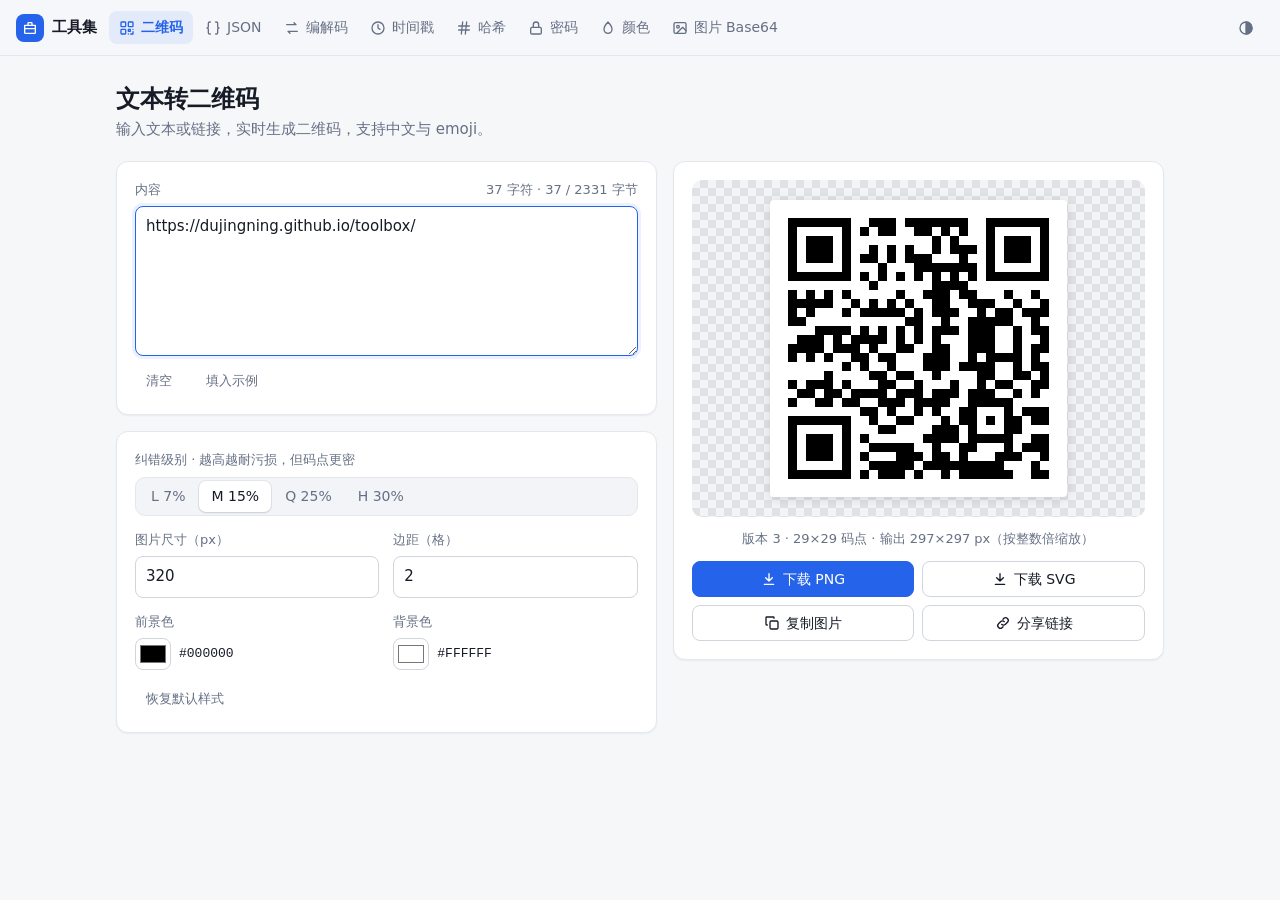
<file: tools/qrcode.html>
<!DOCTYPE html>
<html lang="zh-CN" data-tool="qrcode" data-root="../">
<head>
<meta charset="UTF-8">
<meta name="viewport" content="width=device-width, initial-scale=1">
<title>文本转二维码 · 工具集</title>
<meta name="description" content="在浏览器本地把文本或链接生成二维码，支持中文，导出 PNG / SVG。">
<style>
/* @shared-css:start */
/* 工具集公共样式。修改后运行 python3 scripts/sync_shared.py 同步到所有页面 */
:root {
  --bg:#f6f7f9; --surface:#fff; --surface-2:#f2f4f7; --text:#161b26; --muted:#667085;
  --border:#e4e7ec; --border-strong:#d0d5dd;
  --accent:#2563eb; --accent-hover:#1d4ed8; --accent-soft:rgba(37,99,235,.09); --link:#2563eb; --on-accent:#fff;
  --ok:#15803d; --ok-soft:rgba(22,163,74,.1); --err:#dc2626; --err-soft:rgba(220,38,38,.08); --warn:#b45309; --warn-soft:rgba(217,119,6,.1);
  --shadow:0 1px 2px rgba(16,24,40,.05); --shadow-lg:0 12px 32px rgba(16,24,40,.18);
  --radius:12px;
  --mono:ui-monospace,SFMono-Regular,"SF Mono",Menlo,Consolas,"Liberation Mono",monospace;
  --sans:system-ui,-apple-system,"Segoe UI","PingFang SC","Hiragino Sans GB","Microsoft YaHei",sans-serif;
  color-scheme:light;
}
@media (prefers-color-scheme: dark) {
  :root:not([data-theme=light]) {
    --bg:#0e1015; --surface:#161a22; --surface-2:#1d222c; --text:#e6e9ef; --muted:#949cab;
    --border:#262c37; --border-strong:#363d4a;
    --accent:#3b6fe0; --accent-hover:#5283ee; --accent-soft:rgba(91,141,239,.16); --link:#82a8f7; --on-accent:#fff;
    --ok:#4ade80; --ok-soft:rgba(74,222,128,.12); --err:#f87171; --err-soft:rgba(248,113,113,.12); --warn:#fbbf24; --warn-soft:rgba(251,191,36,.12);
    --shadow:0 1px 2px rgba(0,0,0,.3); --shadow-lg:0 12px 32px rgba(0,0,0,.55);
    color-scheme:dark;
  }
}
:root[data-theme=dark] {
  --bg:#0e1015; --surface:#161a22; --surface-2:#1d222c; --text:#e6e9ef; --muted:#949cab;
  --border:#262c37; --border-strong:#363d4a;
  --accent:#3b6fe0; --accent-hover:#5283ee; --accent-soft:rgba(91,141,239,.16); --link:#82a8f7; --on-accent:#fff;
  --ok:#4ade80; --ok-soft:rgba(74,222,128,.12); --err:#f87171; --err-soft:rgba(248,113,113,.12); --warn:#fbbf24; --warn-soft:rgba(251,191,36,.12);
  --shadow:0 1px 2px rgba(0,0,0,.3); --shadow-lg:0 12px 32px rgba(0,0,0,.55);
  color-scheme:dark;
}
*, *::before, *::after { box-sizing:border-box; }
html { -webkit-text-size-adjust:100%; }
body { margin:0; background:var(--bg); color:var(--text); font:15px/1.55 var(--sans); -webkit-font-smoothing:antialiased; }
a { color:var(--link); }
[hidden] { display:none !important; }
.ic { width:18px; height:18px; flex:none; }

/* 顶栏 */
.topbar { position:sticky; top:0; z-index:20; height:56px; display:flex; align-items:center; gap:12px; padding:0 16px;
  background:var(--bg); background:color-mix(in srgb, var(--bg) 85%, transparent);
  backdrop-filter:saturate(1.6) blur(12px); -webkit-backdrop-filter:saturate(1.6) blur(12px); border-bottom:1px solid var(--border); }
.brand { display:flex; align-items:center; gap:8px; font-weight:650; color:var(--text); text-decoration:none; white-space:nowrap; }
.brand .logo { width:28px; height:28px; border-radius:8px; background:var(--accent); color:#fff; display:grid; place-items:center; }
.brand .logo .ic { width:16px; height:16px; }
.toolnav { flex:1; min-width:0; display:flex; gap:2px; overflow-x:auto; scrollbar-width:none;
  -webkit-mask-image:linear-gradient(90deg,#000 calc(100% - 28px),transparent); mask-image:linear-gradient(90deg,#000 calc(100% - 28px),transparent); }
.toolnav::-webkit-scrollbar { display:none; }
.toolnav a { display:flex; align-items:center; gap:6px; padding:6px 10px; border-radius:8px; color:var(--muted); text-decoration:none; font-size:14px; white-space:nowrap; }
.toolnav a .ic { width:16px; height:16px; }
.toolnav a:hover { background:var(--surface-2); color:var(--text); }
.toolnav a[aria-current=page] { background:var(--accent-soft); color:var(--link); font-weight:600; }
.topbar .spacer { flex:1; }
@media (max-width:640px) { .brand .brand-text { display:none; } }

/* 布局 */
.container { max-width:1080px; margin:0 auto; padding:24px 16px 64px; }
.page-head { margin:4px 0 20px; }
.page-head h1 { font-size:24px; line-height:1.25; margin:0 0 4px; letter-spacing:-.01em; }
.page-head p { margin:0; color:var(--muted); }
.card { background:var(--surface); border:1px solid var(--border); border-radius:var(--radius); padding:18px; box-shadow:var(--shadow); min-width:0; }
.card + .card { margin-top:16px; }
.card-head { display:flex; align-items:center; justify-content:space-between; gap:8px; margin:0 0 12px; min-height:28px; }
.card-head h2, .card-title { font-size:15px; font-weight:600; margin:0; }
.stack > * + * { margin-top:14px; }
.row { display:flex; flex-wrap:wrap; align-items:center; gap:8px 12px; }
.grow { flex:1; min-width:0; }
.grid-2 { display:grid; grid-template-columns:minmax(0,1fr) minmax(0,1fr); gap:16px; }
.grid-2 > .card + .card { margin-top:0; } /* 网格内用 gap 控制间距，避免并排卡片错位 */
@media (max-width:760px) { .grid-2 { grid-template-columns:minmax(0,1fr); } .container { padding-top:18px; } .page-head h1 { font-size:21px; } }
.muted { color:var(--muted); }
.small { font-size:13px; }
.mono { font-family:var(--mono); font-size:13px; }

/* 表单 */
input[type=text], input[type=number], input[type=search], input[type=datetime-local], textarea, select {
  font:inherit; color:var(--text); background:var(--surface); border:1px solid var(--border-strong); border-radius:8px;
  padding:8px 10px; min-width:0; transition:border-color .15s, box-shadow .15s; }
input.mono, textarea.mono { font-family:var(--mono); font-size:13px; }
textarea { width:100%; display:block; resize:vertical; line-height:1.55; }
textarea[readonly] { background:var(--surface-2); }
input:focus, textarea:focus, select:focus { outline:none; border-color:var(--accent); box-shadow:0 0 0 3px var(--accent-soft); }
::placeholder { color:var(--muted); opacity:.75; }
select { appearance:none; -webkit-appearance:none; padding-right:30px; cursor:pointer;
  background:var(--surface) url("data:image/svg+xml,%3Csvg xmlns='http://www.w3.org/2000/svg' viewBox='0 0 24 24' fill='none' stroke='%238a93a3' stroke-width='2.5' stroke-linecap='round'%3E%3Cpath d='m6 9 6 6 6-6'/%3E%3C/svg%3E") no-repeat right 9px center/14px; }
input[type=checkbox], input[type=radio], input[type=range] { accent-color:var(--accent); }
input[type=checkbox] { width:16px; height:16px; margin:0; }
input[type=color] { width:36px; height:32px; padding:2px; border:1px solid var(--border-strong); border-radius:8px; background:var(--surface); cursor:pointer; }
.field { display:flex; flex-direction:column; gap:6px; min-width:0; }
.label { font-size:13px; color:var(--muted); font-weight:500; }
.chk { display:inline-flex; align-items:center; gap:7px; font-size:14px; cursor:pointer; user-select:none; }

/* 按钮 */
.btn { display:inline-flex; align-items:center; justify-content:center; gap:6px; height:36px; padding:0 14px; border-radius:8px;
  border:1px solid var(--border-strong); background:var(--surface); color:var(--text); font:inherit; font-size:14px; font-weight:500;
  cursor:pointer; white-space:nowrap; text-decoration:none; transition:background .15s, border-color .15s, color .15s; -webkit-tap-highlight-color:transparent; }
.btn:hover { background:var(--surface-2); }
.btn:active { transform:translateY(1px); }
.btn .ic { width:16px; height:16px; }
.btn-primary { background:var(--accent); border-color:var(--accent); color:var(--on-accent); }
.btn-primary:hover { background:var(--accent-hover); border-color:var(--accent-hover); }
.btn-ghost { border-color:transparent; background:transparent; color:var(--muted); }
.btn-ghost:hover { color:var(--text); }
.btn-sm { height:30px; padding:0 10px; font-size:13px; }
.btn-icon { width:36px; padding:0; }
.btn-sm.btn-icon { width:30px; }
.btn:disabled { opacity:.45; cursor:not-allowed; transform:none; }
.btn:focus-visible, .seg button:focus-visible, a:focus-visible, .drop:focus-visible { outline:2px solid var(--accent); outline-offset:2px; }

/* 分段选择 */
.seg { display:inline-flex; flex-wrap:wrap; padding:3px; gap:2px; background:var(--surface-2); border:1px solid var(--border); border-radius:10px; max-width:100%; }
.seg button { border:0; background:transparent; color:var(--muted); font:inherit; font-size:14px; font-weight:500; padding:5px 12px; border-radius:7px; cursor:pointer; white-space:nowrap; }
.seg button:hover { color:var(--text); }
.seg button[aria-pressed=true] { background:var(--surface); color:var(--text); box-shadow:0 1px 2px rgba(16,24,40,.12), 0 0 0 1px var(--border); }

/* 状态与结果 */
.status { font-size:13px; min-height:20px; display:flex; align-items:center; gap:6px; color:var(--muted); }
.status .ic { width:15px; height:15px; }
.status.ok { color:var(--ok); } .status.err { color:var(--err); } .status.warn { color:var(--warn); }
.note { font-size:13px; padding:8px 12px; border-radius:8px; background:var(--surface-2); color:var(--muted); }
.note.warn { background:var(--warn-soft); color:var(--warn); } .note.err { background:var(--err-soft); color:var(--err); }
.kv { width:100%; border-collapse:collapse; }
.kv td { padding:8px 6px; border-top:1px solid var(--border); vertical-align:middle; }
.kv tr:first-child td { border-top:0; }
.kv td.k { color:var(--muted); width:92px; white-space:nowrap; font-size:13px; }
.kv td.v { font-family:var(--mono); font-size:13px; word-break:break-all; }
.kv td.a { width:1%; text-align:right; }
.kv tr.hit td { background:var(--ok-soft); }
.kv tr.hit td.k { color:var(--ok); font-weight:600; }

/* 拖放区 */
.drop { display:flex; flex-direction:column; align-items:center; justify-content:center; gap:6px; padding:28px 16px; text-align:center;
  border:1.5px dashed var(--border-strong); border-radius:var(--radius); color:var(--muted); cursor:pointer; background:var(--surface); transition:.15s; }
.drop:hover, .drop.over { border-color:var(--accent); color:var(--link); background:var(--accent-soft); }
.drop .ic { width:28px; height:28px; }
.drop b { color:var(--text); font-weight:600; }
.checker { background-color:var(--surface-2); background-image:repeating-conic-gradient(rgba(128,128,128,.16) 0 25%, transparent 0 50%); background-size:16px 16px; }
.kbd { font-family:var(--mono); font-size:12px; padding:1px 6px; border:1px solid var(--border-strong); border-bottom-width:2px; border-radius:5px; color:var(--muted); }

/* 轻提示 */
.toast-wrap { position:fixed; left:50%; bottom:24px; transform:translateX(-50%); z-index:100; display:flex; flex-direction:column; align-items:center; gap:8px; pointer-events:none; width:max-content; max-width:calc(100vw - 32px); }
.toast { display:flex; align-items:center; gap:8px; padding:9px 14px; border-radius:10px; background:#111827; color:#fff; font-size:14px; box-shadow:var(--shadow-lg); animation:tb-in .18s ease-out; transition:opacity .2s, transform .2s; }
.toast .ic { width:16px; height:16px; color:#4ade80; }
.toast.err .ic { color:#f87171; }
.toast.out { opacity:0; transform:translateY(6px); }
@keyframes tb-in { from { opacity:0; transform:translateY(8px); } }
@media (prefers-reduced-motion: reduce) { *, *::before, *::after { animation:none !important; transition:none !important; } }
/* 工具专属色：元素加 .tint 并设置 --h（OKLCH 色相），即可使用 var(--tint) / var(--tint-soft) */
.tint { --tint:var(--link); --tint-soft:var(--accent-soft); }
@supports (color: oklch(0 0 0)) {
  .tint { --tint:oklch(.54 .17 var(--h, 260)); --tint-soft:oklch(.62 .15 var(--h, 260) / .12); }
  @media (prefers-color-scheme: dark) { :root:not([data-theme=light]) .tint { --tint:oklch(.8 .12 var(--h, 260)); --tint-soft:oklch(.7 .13 var(--h, 260) / .17); } }
  :root[data-theme=dark] .tint { --tint:oklch(.8 .12 var(--h, 260)); --tint-soft:oklch(.7 .13 var(--h, 260) / .17); }
}
.sr-only { position:absolute; width:1px; height:1px; overflow:hidden; clip:rect(0 0 0 0); white-space:nowrap; }
/* @shared-css:end */
.layout { display:grid; grid-template-columns:minmax(0,1.1fr) minmax(0,1fr); grid-template-areas:"input preview" "settings preview"; gap:16px; align-items:start; }
.a-input { grid-area:input; } .a-settings { grid-area:settings; margin:0 !important; }
.a-preview { grid-area:preview; position:sticky; top:72px; margin:0 !important; }
@media (max-width:760px) {
  .layout { grid-template-columns:minmax(0,1fr); grid-template-areas:"input" "preview" "settings"; }
  .a-preview { position:static; }
}
.field-head { display:flex; justify-content:space-between; align-items:baseline; gap:8px; }
#text { min-height:150px; }
.opts { display:grid; grid-template-columns:repeat(2, minmax(0,1fr)); gap:14px; }
.opts input[type=number] { width:100%; }
.color-in { display:flex; align-items:center; gap:8px; }
.preview { position:relative; border-radius:10px; min-height:300px; display:grid; place-items:center; padding:20px; overflow:hidden; }
#cv { max-width:100%; height:auto; image-rendering:pixelated; border-radius:4px; box-shadow:0 2px 12px rgba(0,0,0,.12); }
.placeholder { display:flex; flex-direction:column; align-items:center; gap:8px; color:var(--muted); font-size:14px; }
.placeholder .ic { width:40px; height:40px; opacity:.5; }
.info { text-align:center; margin:12px 0; min-height:20px; }
.actions { display:grid; grid-template-columns:1fr 1fr; gap:8px; }
.actions .btn { width:100%; }
</style>
<script>
/* @shared-js:start */
/* 工具集公共脚本：主题、顶栏导航、图标、轻提示、复制、本地草稿。修改后运行 python3 scripts/sync_shared.py */
const TB = (() => {
  const root = document.documentElement;
  const store = {
    get(k, d) { try { const v = localStorage.getItem("tb:" + k); return v === null ? d : JSON.parse(v); } catch { return d; } },
    set(k, v) { try { localStorage.setItem("tb:" + k, JSON.stringify(v)); } catch {} },
  };
  const applyTheme = m => { if (m === "light" || m === "dark") root.dataset.theme = m; else delete root.dataset.theme; };
  applyTheme(store.get("theme", "auto")); // 尽早设置，避免闪烁

  const I = {
    box: '<path d="M4 8h16v11a1 1 0 0 1-1 1H5a1 1 0 0 1-1-1zM9 8V5a1 1 0 0 1 1-1h4a1 1 0 0 1 1 1v3M4 13h16"/>',
    qrcode: '<rect x="3" y="3" width="7" height="7" rx="1"/><rect x="14" y="3" width="7" height="7" rx="1"/><rect x="3" y="14" width="7" height="7" rx="1"/><path d="M14 14h3v3h-3zM21 14v.01M14 21h.01M17.5 21H21v-3.5"/>',
    json: '<path d="M8 3H7a2 2 0 0 0-2 2v5a2 2 0 0 1-2 2 2 2 0 0 1 2 2v5a2 2 0 0 0 2 2h1M16 3h1a2 2 0 0 1 2 2v5a2 2 0 0 0 2 2 2 2 0 0 0-2 2v5a2 2 0 0 1-2 2h-1"/>',
    codec: '<path d="M4 7h14l-3-3M20 17H6l3 3"/>',
    clock: '<circle cx="12" cy="12" r="9"/><path d="M12 7v5l3 2"/>',
    hash: '<path d="M4 9h16M4 15h16M10 3 8 21M16 3l-2 18"/>',
    lock: '<rect x="4" y="11" width="16" height="10" rx="2"/><path d="M8 11V7a4 4 0 0 1 8 0v4"/>',
    droplet: '<path d="M12 3s6 6.2 6 11a6 6 0 0 1-12 0c0-4.8 6-11 6-11z"/>',
    image: '<rect x="3" y="4" width="18" height="16" rx="2"/><circle cx="9" cy="10" r="2"/><path d="m21 16-5-5-9 9"/>',
    copy: '<rect x="9" y="9" width="12" height="12" rx="2"/><path d="M5 15H4a1 1 0 0 1-1-1V4a1 1 0 0 1 1-1h10a1 1 0 0 1 1 1v1"/>',
    download: '<path d="M12 4v11m-5-5 5 5 5-5M5 20h14"/>',
    upload: '<path d="M12 16V4M7 9l5-5 5 5M5 20h14"/>',
    refresh: '<path d="M20 11a8 8 0 1 0-2.3 5.7M20 4v7h-7"/>',
    swap: '<path d="M7 4v16m0 0-3-3m3 3 3-3M17 20V4m0 0-3 3m3-3 3 3"/>',
    link: '<path d="M10 14a4 4 0 0 0 5.7 0l3-3a4 4 0 0 0-5.7-5.7l-1 1M14 10a4 4 0 0 0-5.7 0l-3 3a4 4 0 0 0 5.7 5.7l1-1"/>',
    trash: '<path d="M4 7h16M10 11v6M14 11v6M6 7l1 13h10l1-13M9 7V4h6v3"/>',
    check: '<path d="m5 12 5 5 9-10"/>',
    alert: '<circle cx="12" cy="12" r="9"/><path d="M12 8v5M12 16h.01"/>',
    search: '<circle cx="11" cy="11" r="7"/><path d="m20 20-3.5-3.5"/>',
    arrow: '<path d="M5 12h14m-5-5 5 5-5 5"/>',
    pick: '<path d="m15 6 3 3M4 20l1.5-4.5L14 7a2.1 2.1 0 0 1 3 3l-8.5 8.5z"/>',
    dice: '<rect x="4" y="4" width="16" height="16" rx="3"/><path d="M9 9h.01M15 15h.01M15 9h.01M9 15h.01"/>',
    file: '<path d="M14 3H6a1 1 0 0 0-1 1v16a1 1 0 0 0 1 1h12a1 1 0 0 0 1-1V8zM14 3v5h5"/>',
    sun: '<circle cx="12" cy="12" r="4"/><path d="M12 2v2M12 20v2M4.9 4.9l1.4 1.4M17.7 17.7l1.4 1.4M2 12h2M20 12h2M4.9 19.1l1.4-1.4M17.7 6.3l1.4-1.4"/>',
    moon: '<path d="M20 14.5A8 8 0 1 1 9.5 4a6.5 6.5 0 0 0 10.5 10.5z"/>',
    auto: '<circle cx="12" cy="12" r="9"/><path d="M12 3a9 9 0 0 1 0 18z" fill="currentColor"/>',
  };
  const TOOLS = [
    { id: "qrcode", name: "文本转二维码", short: "二维码", icon: I.qrcode, desc: "支持中文与 emoji，可调纠错、尺寸与颜色，导出 PNG / SVG", keys: "二维码 qr qrcode 文本 链接 生成 erweima ewm", hue: 260 },
    { id: "json", name: "JSON 格式化", short: "JSON", icon: I.json, desc: "美化、压缩、转义，实时校验并定位错误行列", keys: "json 格式化 校验 压缩 美化 转义 geshihua gsh", hue: 55 },
    { id: "base64-url", name: "Base64 / URL 编解码", short: "编解码", icon: I.codec, desc: "实时转换，UTF-8 安全，支持 URL-safe、文件与二进制结果", keys: "base64 url 编码 解码 encode decode bianma jiema bjm", hue: 195 },
    { id: "timestamp", name: "时间戳转换", short: "时间戳", icon: I.clock, desc: "时间戳与日期互转，自动识别秒 / 毫秒 / 微秒", keys: "时间戳 timestamp unix 日期 时间 时区 shijianchuo sjc", hue: 290 },
    { id: "hash", name: "哈希计算", short: "哈希", icon: I.hash, desc: "MD5、SHA-1 / 256 / 384 / 512，支持文本和文件，可比对校验值", keys: "哈希 hash md5 sha sha1 sha256 校验 摘要 文件 haxi hx jiaoyan", hue: 330 },
    { id: "password", name: "随机密码", short: "密码", icon: I.lock, desc: "加密安全的随机密码，强度提示，可批量生成", keys: "密码 password 随机 生成 强度 mima mm suiji", hue: 150 },
    { id: "color", name: "颜色转换 / 取色", short: "颜色", icon: I.droplet, desc: "HEX / RGB / HSL / CMYK 互转，屏幕与图片取色，对比度检查", keys: "颜色 color 取色 吸管 hex rgb hsl cmyk 对比度 配色 yanse ys quse", hue: 15 },
    { id: "image-base64", name: "图片转 Base64", short: "图片 Base64", icon: I.image, desc: "图片与 Data URI 互转，可压缩、转格式、缩放", keys: "图片 image base64 data uri 压缩 转换 图片转 tupian tp", hue: 85 },
  ].map(t => ({ ...t, href: `tools/${t.id}.html` }));

  const svg = (p, cls = "ic") => `<svg class="${cls}" viewBox="0 0 24 24" fill="none" stroke="currentColor" stroke-width="2" stroke-linecap="round" stroke-linejoin="round" aria-hidden="true">${p}</svg>`;
  const esc = s => String(s).replace(/[&<>"']/g, c => ({ "&": "&amp;", "<": "&lt;", ">": "&gt;", '"': "&quot;", "'": "&#39;" }[c]));
  const debounce = (fn, ms = 200) => { let t; return (...a) => { clearTimeout(t); t = setTimeout(() => fn(...a), ms); }; };
  const isDesktop = () => matchMedia("(hover: hover) and (pointer: fine)").matches;
  const isNarrow = () => matchMedia("(max-width: 760px)").matches;
  const fmtSize = n => n < 1024 ? n + " B" : n < 1048576 ? (n / 1024).toFixed(1) + " KB" : (n / 1048576).toFixed(2) + " MB";

  let wrap;
  function toast(msg, type = "ok", ms = 1800) {
    if (!wrap) {
      wrap = document.createElement("div"); wrap.className = "toast-wrap";
      wrap.setAttribute("role", "status"); wrap.setAttribute("aria-live", "polite"); document.body.appendChild(wrap);
    }
    const t = document.createElement("div"); t.className = "toast " + type;
    t.innerHTML = svg(type === "err" ? I.alert : I.check) + "<span></span>"; t.lastChild.textContent = msg;
    wrap.appendChild(t);
    while (wrap.children.length > 3) wrap.firstChild.remove();
    setTimeout(() => { t.classList.add("out"); setTimeout(() => t.remove(), 250); }, ms);
  }
  async function copy(text, label = "已复制到剪贴板") {
    if (text == null || text === "") { toast("没有可复制的内容", "err"); return false; }
    try { await navigator.clipboard.writeText(text); }
    catch {
      const ta = document.createElement("textarea"); ta.value = text; ta.style.cssText = "position:fixed;top:0;opacity:0";
      document.body.appendChild(ta); ta.select(); const ok = document.execCommand("copy"); ta.remove();
      if (!ok) { toast("复制失败，请手动选择后复制", "err"); return false; }
    }
    toast(label); return true;
  }
  function download(data, name, type) {
    const blob = data instanceof Blob ? data : new Blob([data], { type: type || "application/octet-stream" });
    const a = document.createElement("a"); a.href = URL.createObjectURL(blob); a.download = name;
    document.body.appendChild(a); a.click(); a.remove(); setTimeout(() => URL.revokeObjectURL(a.href), 3000);
  }
  // 输入内容自动保存在本机浏览器，刷新不丢
  function persist(el, key) {
    const v = store.get(key);
    if (v !== undefined) { if (el.type === "checkbox") el.checked = v; else el.value = v; }
    const save = debounce(() => store.set(key, el.type === "checkbox" ? el.checked : el.value), 300);
    el.addEventListener("input", save); el.addEventListener("change", save);
  }
  // 分段选择控件：<div class="seg" data-value="默认"><button data-v="a">…</button></div>
  function seg(el, onChange, key) {
    const btns = [...el.querySelectorAll("button[data-v]")];
    const api = {
      value: null,
      set(v, silent) {
        if (!btns.some(b => b.dataset.v === v)) v = btns[0].dataset.v;
        api.value = v;
        btns.forEach(b => b.setAttribute("aria-pressed", String(b.dataset.v === v)));
        if (key) store.set(key, v);
        if (!silent && onChange) onChange(v);
      },
    };
    btns.forEach(b => { b.type = "button"; b.addEventListener("click", () => api.set(b.dataset.v)); });
    api.set(key ? store.get(key, el.dataset.value) : el.dataset.value, true);
    return api;
  }
  // 拖放 / 点击 / 粘贴 选择文件
  function fileDrop(el, input, onFiles, { paste = true } = {}) {
    el.addEventListener("click", () => input.click());
    el.addEventListener("keydown", e => { if (e.key === "Enter" || e.key === " ") { e.preventDefault(); input.click(); } });
    input.addEventListener("change", () => { if (input.files.length) onFiles([...input.files]); input.value = ""; });
    ["dragenter", "dragover"].forEach(t => el.addEventListener(t, e => { e.preventDefault(); el.classList.add("over"); }));
    ["dragleave", "drop"].forEach(t => el.addEventListener(t, () => el.classList.remove("over")));
    el.addEventListener("drop", e => { e.preventDefault(); if (e.dataTransfer.files.length) onFiles([...e.dataTransfer.files]); });
    if (paste) document.addEventListener("paste", e => {
      if (typeof paste === "function" && !paste()) return;
      const fs = [...(e.clipboardData?.items || [])].filter(i => i.kind === "file").map(i => i.getAsFile()).filter(Boolean);
      if (fs.length) { e.preventDefault(); onFiles(fs); }
    });
  }

  const THEMES = { auto: ["跟随系统", I.auto], light: ["浅色", I.sun], dark: ["深色", I.moon] };
  function buildHeader() {
    const h = document.getElementById("tb-header"); if (!h) return;
    const cur = root.dataset.tool, base = root.dataset.root || "";
    const nav = cur
      ? `<nav class="toolnav" aria-label="切换工具">${TOOLS.map(t => `<a href="${base}${t.href}"${t.id === cur ? ' aria-current="page"' : ""}>${svg(t.icon)}<span>${t.short}</span></a>`).join("")}</nav>`
      : '<div class="spacer"></div>';
    h.innerHTML = `<a class="brand" href="${base}index.html" aria-label="返回工具集首页"><span class="logo">${svg(I.box)}</span><span class="brand-text">工具集</span></a>${nav}<button class="btn btn-ghost btn-icon" id="tb-theme" type="button"></button>`;
    const btn = h.querySelector("#tb-theme");
    const paint = () => { const m = store.get("theme", "auto"), [n, ic] = THEMES[m] || THEMES.auto; btn.innerHTML = svg(ic); btn.title = btn.ariaLabel = `主题：${n}（点击切换）`; };
    btn.onclick = () => { const order = ["auto", "light", "dark"], m = order[(order.indexOf(store.get("theme", "auto")) + 1) % 3]; store.set("theme", m); applyTheme(m); paint(); toast("主题：" + THEMES[m][0]); };
    paint();
    const a = h.querySelector("[aria-current]"), n = h.querySelector(".toolnav");
    if (a && n) n.scrollLeft = a.offsetLeft - n.clientWidth / 2 + a.offsetWidth / 2;
  }
  function favicon() {
    const t = TOOLS.find(x => x.id === root.dataset.tool), p = t ? t.icon : I.box;
    const s = `<svg xmlns="http://www.w3.org/2000/svg" viewBox="0 0 32 32"><rect width="32" height="32" rx="8" fill="#2563eb"/><g transform="translate(5 5) scale(.917)" fill="none" stroke="#fff" stroke-width="2.3" stroke-linecap="round" stroke-linejoin="round">${p.replace(/currentColor/g, "#fff")}</g></svg>`;
    const l = document.createElement("link"); l.rel = "icon"; l.href = "data:image/svg+xml," + encodeURIComponent(s); document.head.appendChild(l);
  }
  favicon();
  // 记录最近使用的工具，首页据此显示「最近使用」
  if (root.dataset.tool) { const r = store.get("recent", []); store.set("recent", [root.dataset.tool, ...(Array.isArray(r) ? r : []).filter(x => x !== root.dataset.tool)].slice(0, 6)); }
  document.addEventListener("DOMContentLoaded", () => {
    buildHeader();
    const af = document.querySelector("[data-autofocus]");
    if (af && isDesktop()) af.focus({ preventScroll: true }); // 手机上不自动弹出键盘
  });

  return { TOOLS, I, svg, esc, debounce, isDesktop, isNarrow, fmtSize, store, toast, copy, download, persist, seg, fileDrop };
})();
/* @shared-js:end */
</script>
</head>
<body>
<header id="tb-header" class="topbar"></header>
<main class="container">
  <div class="page-head">
    <h1>文本转二维码</h1>
    <p>输入文本或链接，实时生成二维码，支持中文与 emoji。</p>
  </div>

  <div class="layout">
    <section class="card a-input">
      <div class="field">
        <div class="field-head">
          <label class="label" for="text">内容</label>
          <span class="small muted" id="count"></span>
        </div>
        <textarea id="text" placeholder="输入文本或链接…" data-autofocus></textarea>
      </div>
      <div class="row" style="margin-top:10px">
        <button class="btn btn-sm btn-ghost" id="clear" type="button">清空</button>
        <button class="btn btn-sm btn-ghost" id="example" type="button">填入示例</button>
      </div>
    </section>

    <section class="card a-preview" aria-label="预览">
      <div class="preview checker">
        <canvas id="cv" width="0" height="0" role="img" aria-label="生成的二维码"></canvas>
        <div class="placeholder" id="empty" hidden></div>
      </div>
      <div class="info small muted" id="info" aria-live="polite"></div>
      <div class="actions">
        <button class="btn btn-primary" id="dlPng" type="button"></button>
        <button class="btn" id="dlSvg" type="button"></button>
        <button class="btn" id="copyImg" type="button"></button>
        <button class="btn" id="share" type="button" title="复制一个打开即显示此二维码的链接"></button>
      </div>
    </section>

    <section class="card a-settings stack">
      <div class="field">
        <span class="label">纠错级别 · 越高越耐污损，但码点更密</span>
        <div class="seg" id="ecc" data-value="M" role="group" aria-label="纠错级别">
          <button data-v="L" title="可恢复约 7% 损坏">L 7%</button>
          <button data-v="M" title="可恢复约 15% 损坏">M 15%</button>
          <button data-v="Q" title="可恢复约 25% 损坏">Q 25%</button>
          <button data-v="H" title="可恢复约 30% 损坏，适合加 Logo">H 30%</button>
        </div>
      </div>
      <div class="opts">
        <label class="field"><span class="label">图片尺寸（px）</span><input type="number" id="size" value="320" min="64" max="2048" step="16"></label>
        <label class="field"><span class="label">边距（格）</span><input type="number" id="margin" value="2" min="0" max="20"></label>
        <label class="field"><span class="label">前景色</span><span class="color-in"><input type="color" id="fg" value="#000000"><span class="mono" id="fgHex"></span></span></label>
        <label class="field"><span class="label">背景色</span><span class="color-in"><input type="color" id="bg" value="#ffffff"><span class="mono" id="bgHex"></span></span></label>
      </div>
      <div class="note warn" id="warn" hidden></div>
      <div><button class="btn btn-sm btn-ghost" id="reset" type="button">恢复默认样式</button></div>
    </section>
  </div>
</main>

<script>
/* ===== QR 编码器（字节模式，版本 1-40，自动选版本与掩码；纯本地无依赖） ===== */
const QR = (() => {
  const ECC_PER_BLOCK = [
    [-1,7,10,15,20,26,18,20,24,30,18,20,24,26,30,22,24,28,30,28,28,28,28,30,30,26,28,30,30,30,30,30,30,30,30,30,30,30,30,30,30],
    [-1,10,16,26,18,24,16,18,22,22,26,30,22,22,24,24,28,28,26,26,26,26,28,28,28,28,28,28,28,28,28,28,28,28,28,28,28,28,28,28,28],
    [-1,13,22,18,26,18,24,18,22,20,24,28,26,24,20,30,24,28,28,26,30,28,30,30,30,30,28,30,30,30,30,30,30,30,30,30,30,30,30,30,30],
    [-1,17,28,22,16,22,28,26,26,24,28,24,28,22,24,24,30,28,28,26,28,30,24,30,30,30,30,28,30,30,30,30,30,30,30,30,30,30,30,30,30]];
  const NUM_BLOCKS = [
    [-1,1,1,1,1,1,2,2,2,2,4,4,4,4,4,6,6,6,6,7,8,8,9,9,10,12,12,12,13,14,15,16,17,18,19,19,20,21,22,24,25],
    [-1,1,1,1,2,2,4,4,4,5,5,5,8,9,9,10,10,11,13,14,16,17,17,18,20,21,23,25,26,28,29,31,33,35,37,38,40,43,45,47,49],
    [-1,1,1,2,2,4,4,6,6,8,8,8,10,12,16,12,17,16,18,21,20,23,23,25,27,29,34,34,35,38,40,43,45,48,51,53,56,59,62,65,68],
    [-1,1,1,2,4,4,4,5,6,8,8,11,11,16,16,18,16,19,21,25,25,25,34,30,32,35,37,40,42,45,48,51,54,57,60,63,66,70,74,77,81]];
  const FORMAT_BITS = [1, 0, 3, 2]; // L M Q H

  const rawModules = v => {
    let r = (16 * v + 128) * v + 64;
    if (v >= 2) { const n = Math.floor(v / 7) + 2; r -= (25 * n - 10) * n - 55; if (v >= 7) r -= 36; }
    return r;
  };
  const dataCodewords = (v, e) => Math.floor(rawModules(v) / 8) - ECC_PER_BLOCK[e][v] * NUM_BLOCKS[e][v];

  const gfMul = (x, y) => { let z = 0; for (let i = 7; i >= 0; i--) { z = (z << 1) ^ ((z >>> 7) * 0x11D); z ^= ((y >>> i) & 1) * x; } return z; };
  const rsDivisor = deg => {
    const r = new Array(deg).fill(0); r[deg - 1] = 1; let root = 1;
    for (let i = 0; i < deg; i++) {
      for (let j = 0; j < deg; j++) { r[j] = gfMul(r[j], root); if (j + 1 < deg) r[j] ^= r[j + 1]; }
      root = gfMul(root, 2);
    }
    return r;
  };
  const rsRemainder = (data, div) => {
    const r = new Array(div.length).fill(0);
    for (const b of data) { const f = b ^ r.shift(); r.push(0); div.forEach((c, i) => r[i] ^= gfMul(c, f)); }
    return r;
  };

  function encode(bytes, ecl) {
    // 选择最小版本
    let ver = 1;
    for (;; ver++) {
      if (ver > 40) throw new Error("文本过长，超出二维码容量");
      const ccBits = ver <= 9 ? 8 : 16;
      if (bytes.length < (1 << ccBits) && 4 + ccBits + bytes.length * 8 <= dataCodewords(ver, ecl) * 8) break;
    }
    // 位流
    const bits = [];
    const put = (val, len) => { for (let i = len - 1; i >= 0; i--) bits.push((val >>> i) & 1); };
    put(4, 4); put(bytes.length, ver <= 9 ? 8 : 16);
    bytes.forEach(b => put(b, 8));
    const cap = dataCodewords(ver, ecl) * 8;
    put(0, Math.min(4, cap - bits.length));
    put(0, (8 - bits.length % 8) % 8);
    for (let pad = 0xEC; bits.length < cap; pad ^= 0xEC ^ 0x11) put(pad, 8);
    const data = [];
    for (let i = 0; i < bits.length; i += 8) { let b = 0; for (let j = 0; j < 8; j++) b = (b << 1) | bits[i + j]; data.push(b); }

    // 纠错 + 交织
    const nb = NUM_BLOCKS[ecl][ver], eccLen = ECC_PER_BLOCK[ecl][ver];
    const raw = Math.floor(rawModules(ver) / 8), nShort = nb - raw % nb, shortLen = Math.floor(raw / nb);
    const div = rsDivisor(eccLen), blocks = [];
    for (let i = 0, k = 0; i < nb; i++) {
      const d = data.slice(k, k + shortLen - eccLen + (i < nShort ? 0 : 1)); k += d.length;
      const ecc = rsRemainder(d, div);
      if (i < nShort) d.push(0);
      blocks.push(d.concat(ecc));
    }
    const all = [];
    for (let i = 0; i < blocks[0].length; i++)
      blocks.forEach((b, j) => { if (i !== shortLen - eccLen || j >= nShort) all.push(b[i]); });

    // 绘制
    const size = ver * 4 + 17;
    const m = Array.from({ length: size }, () => new Array(size).fill(false));
    const fn = Array.from({ length: size }, () => new Array(size).fill(false));
    const setFn = (x, y, d) => { m[y][x] = d; fn[y][x] = true; };

    for (let i = 0; i < size; i++) { setFn(6, i, i % 2 === 0); setFn(i, 6, i % 2 === 0); }
    const finder = (cx, cy) => {
      for (let dy = -4; dy <= 4; dy++) for (let dx = -4; dx <= 4; dx++) {
        const d = Math.max(Math.abs(dx), Math.abs(dy)), x = cx + dx, y = cy + dy;
        if (x >= 0 && x < size && y >= 0 && y < size) setFn(x, y, d !== 2 && d !== 4);
      }
    };
    finder(3, 3); finder(size - 4, 3); finder(3, size - 4);
    if (ver > 1) {
      const n = Math.floor(ver / 7) + 2;
      const step = ver === 32 ? 26 : Math.ceil((ver * 4 + 4) / (n * 2 - 2)) * 2;
      const pos = [6]; for (let p = size - 7; pos.length < n; p -= step) pos.splice(1, 0, p);
      for (let i = 0; i < n; i++) for (let j = 0; j < n; j++) {
        if ((i === 0 && j === 0) || (i === 0 && j === n - 1) || (i === n - 1 && j === 0)) continue;
        for (let dy = -2; dy <= 2; dy++) for (let dx = -2; dx <= 2; dx++)
          setFn(pos[i] + dx, pos[j] + dy, Math.max(Math.abs(dx), Math.abs(dy)) !== 1);
      }
    }
    const drawFormat = mask => {
      const d = (FORMAT_BITS[ecl] << 3) | mask; let r = d;
      for (let i = 0; i < 10; i++) r = (r << 1) ^ ((r >>> 9) * 0x537);
      const b = ((d << 10) | r) ^ 0x5412, bit = i => ((b >>> i) & 1) !== 0;
      for (let i = 0; i <= 5; i++) setFn(8, i, bit(i));
      setFn(8, 7, bit(6)); setFn(8, 8, bit(7)); setFn(7, 8, bit(8));
      for (let i = 9; i < 15; i++) setFn(14 - i, 8, bit(i));
      for (let i = 0; i < 8; i++) setFn(size - 1 - i, 8, bit(i));
      for (let i = 8; i < 15; i++) setFn(8, size - 15 + i, bit(i));
      setFn(8, size - 8, true);
    };
    drawFormat(0);
    if (ver >= 7) {
      let r = ver; for (let i = 0; i < 12; i++) r = (r << 1) ^ ((r >>> 11) * 0x1F25);
      const b = (ver << 12) | r;
      for (let i = 0; i < 18; i++) {
        const d = ((b >>> i) & 1) !== 0, a = size - 11 + i % 3, c = Math.floor(i / 3);
        setFn(a, c, d); setFn(c, a, d);
      }
    }
    // 数据位
    for (let i = 0, right = size - 1; right >= 1; right -= 2) {
      if (right === 6) right = 5;
      for (let vert = 0; vert < size; vert++) for (let j = 0; j < 2; j++) {
        const x = right - j, y = ((right + 1) & 2) === 0 ? size - 1 - vert : vert;
        if (!fn[y][x] && i < all.length * 8) { m[y][x] = ((all[i >>> 3] >>> (7 - (i & 7))) & 1) !== 0; i++; }
      }
    }
    // 掩码
    const applyMask = mask => {
      for (let y = 0; y < size; y++) for (let x = 0; x < size; x++) {
        let inv;
        switch (mask) {
          case 0: inv = (x + y) % 2 === 0; break;
          case 1: inv = y % 2 === 0; break;
          case 2: inv = x % 3 === 0; break;
          case 3: inv = (x + y) % 3 === 0; break;
          case 4: inv = (Math.floor(x / 3) + Math.floor(y / 2)) % 2 === 0; break;
          case 5: inv = x * y % 2 + x * y % 3 === 0; break;
          case 6: inv = (x * y % 2 + x * y % 3) % 2 === 0; break;
          default: inv = ((x + y) % 2 + x * y % 3) % 2 === 0;
        }
        if (!fn[y][x] && inv) m[y][x] = !m[y][x];
      }
    };
    const penalty = () => {
      let p = 0, dark = 0;
      const line = get => {
        let run = 1, hist = "";
        for (let i = 0; i < size; i++) {
          const c = get(i); hist += c ? "1" : "0"; if (c) dark++;
          if (i > 0 && c === get(i - 1)) { run++; if (run === 5) p += 3; else if (run > 5) p++; } else run = 1;
        }
        for (const pat of ["10111010000", "00001011101"]) { let k = -1; while ((k = hist.indexOf(pat, k + 1)) >= 0) p += 40; }
      };
      for (let y = 0; y < size; y++) line(i => m[y][i]);
      dark = 0;
      for (let x = 0; x < size; x++) line(i => m[i][x]);
      for (let y = 0; y < size - 1; y++) for (let x = 0; x < size - 1; x++)
        if (m[y][x] === m[y][x + 1] && m[y][x] === m[y + 1][x] && m[y][x] === m[y + 1][x + 1]) p += 3;
      const total = size * size;
      p += (Math.ceil(Math.abs(dark * 20 - total * 10) / total) - 1) * 10;
      return p;
    };
    let best = 0, bestP = Infinity;
    for (let mask = 0; mask < 8; mask++) {
      applyMask(mask); drawFormat(mask);
      const p = penalty(); if (p < bestP) { bestP = p; best = mask; }
      applyMask(mask);
    }
    applyMask(best); drawFormat(best);
    return { modules: m, size, version: ver };
  }
  // 指定纠错级别下最多可容纳的字节数（版本 40）
  const capacity = e => Math.floor((dataCodewords(40, e) * 8 - 4 - 16) / 8);
  return { encode, capacity };
})();

/* ===== 页面逻辑 ===== */
const $ = id => document.getElementById(id);
const cv = $("cv"), text = $("text");
const EXAMPLE = "https://dujingning.github.io/toolbox/";
const ECC = { L: 0, M: 1, Q: 2, H: 3 };
const DEFAULTS = { size: "320", margin: "2", fg: "#000000", bg: "#ffffff" };
const btn = (id, icon, label) => { $(id).innerHTML = TB.svg(icon) + `<span>${label}</span>`; };
btn("dlPng", TB.I.download, "下载 PNG"); btn("dlSvg", TB.I.download, "下载 SVG");
btn("copyImg", TB.I.copy, "复制图片"); btn("share", TB.I.link, "分享链接");
$("empty").innerHTML = TB.svg(TB.I.qrcode) + "<span>输入内容后自动生成</span>";

["size", "margin", "fg", "bg"].forEach(id => TB.persist($(id), "qr:" + id));
const ecc = TB.seg($("ecc"), render, "qr:ecc");

// 内容优先级：链接参数 ?text= > 上次草稿 > 示例
const params = new URLSearchParams(location.search);
text.value = params.has("text") ? params.get("text") : TB.store.get("qr:text", EXAMPLE);
const saveText = TB.debounce(() => TB.store.set("qr:text", text.value), 300);

const lum = hex => [1, 3, 5].map(i => parseInt(hex.substr(i, 2), 16) / 255)
  .map(v => v <= 0.04045 ? v / 12.92 : ((v + 0.055) / 1.055) ** 2.4)
  .reduce((s, v, i) => s + v * [0.2126, 0.7152, 0.0722][i], 0);

let current = null;
function render() {
  const str = text.value, fg = $("fg").value, bg = $("bg").value;
  $("fgHex").textContent = fg.toUpperCase(); $("bgHex").textContent = bg.toUpperCase();
  const bytes = new TextEncoder().encode(str), cap = QR.capacity(ECC[ecc.value]);
  $("count").textContent = str ? `${str.length} 字符 · ${bytes.length} / ${cap} 字节` : "";

  // 颜色可读性提示
  const lf = lum(fg), lb = lum(bg), ratio = (Math.max(lf, lb) + 0.05) / (Math.min(lf, lb) + 0.05);
  const warn = lf > lb ? "前景色比背景色浅（反色二维码），部分扫码软件无法识别。"
    : ratio < 3 ? `前景与背景对比度偏低（${ratio.toFixed(1)}:1），可能难以扫描，建议加深前景色。` : "";
  $("warn").hidden = !warn; $("warn").textContent = warn;

  const set = (ok, msg, err) => {
    ["dlPng", "dlSvg", "copyImg", "share"].forEach(id => $(id).disabled = !ok);
    cv.hidden = !ok; $("empty").hidden = ok;
    $("info").textContent = msg; $("info").style.color = err ? "var(--err)" : "";
  };
  if (!str) { current = null; return set(false, ""); }
  if (bytes.length > cap) {
    current = null; $("empty").innerHTML = TB.svg(TB.I.alert) + "<span>内容过长</span>";
    return set(false, `超出容量 ${bytes.length - cap} 字节。可降低纠错级别或缩短内容。`, true);
  }
  $("empty").innerHTML = TB.svg(TB.I.qrcode) + "<span>输入内容后自动生成</span>";
  const qr = QR.encode(Array.from(bytes), ECC[ecc.value]);
  const margin = Math.max(0, Math.min(20, Math.round(+$("margin").value) || 0));
  const total = qr.size + margin * 2;
  const want = Math.max(64, Math.min(2048, +$("size").value || 320));
  const scale = Math.max(1, Math.floor(want / total)), px = total * scale;
  cv.width = cv.height = px;
  const g = cv.getContext("2d");
  g.fillStyle = bg; g.fillRect(0, 0, px, px); g.fillStyle = fg;
  qr.modules.forEach((row, y) => row.forEach((d, x) => { if (d) g.fillRect((x + margin) * scale, (y + margin) * scale, scale, scale); }));
  current = { qr, margin, total, fg, bg };
  set(true, `版本 ${qr.version} · ${qr.size}×${qr.size} 码点 · 输出 ${px}×${px} px` + (px !== want ? "（按整数倍缩放）" : ""));
}

text.addEventListener("input", () => { render(); saveText(); });
["size", "margin", "fg", "bg"].forEach(id => $(id).addEventListener("input", render));
$("clear").onclick = () => { text.value = ""; render(); saveText(); text.focus(); };
$("example").onclick = () => { text.value = EXAMPLE; render(); saveText(); };
$("reset").onclick = () => {
  Object.entries(DEFAULTS).forEach(([k, v]) => { $(k).value = v; $(k).dispatchEvent(new Event("change")); });
  ecc.set("M"); render(); TB.toast("已恢复默认样式");
};

const fileName = ext => "qrcode-" + (text.value.replace(/^https?:\/\//, "").replace(/[\\/:*?"<>|\s]+/g, "_").slice(0, 24) || "image") + "." + ext;
$("dlPng").onclick = () => cv.toBlob(b => TB.download(b, fileName("png")));
$("dlSvg").onclick = () => {
  if (!current) return;
  const { qr, margin, total, fg, bg } = current;
  let d = "";
  qr.modules.forEach((row, y) => row.forEach((v, x) => { if (v) d += `M${x + margin},${y + margin}h1v1h-1z`; }));
  const svg = `<svg xmlns="http://www.w3.org/2000/svg" viewBox="0 0 ${total} ${total}" width="${total * 10}" height="${total * 10}" shape-rendering="crispEdges">` +
    `<rect width="${total}" height="${total}" fill="${bg}"/><path d="${d}" fill="${fg}"/></svg>`;
  TB.download(new Blob([svg], { type: "image/svg+xml" }), fileName("svg"));
};
$("copyImg").onclick = async () => {
  try {
    // 传入 Promise 以兼容 Safari 的用户手势限制
    await navigator.clipboard.write([new ClipboardItem({ "image/png": new Promise(r => cv.toBlob(r)) })]);
    TB.toast("图片已复制，可直接粘贴");
  } catch { TB.toast("当前浏览器不支持复制图片，请使用下载", "err", 2600); }
};
$("share").onclick = () => {
  const url = location.href.split(/[?#]/)[0] + "?text=" + encodeURIComponent(text.value);
  TB.copy(url, url.length > 2000 ? "链接已复制（内容较长，部分平台可能截断）" : "分享链接已复制");
};
render();
</script>
</body>
</html>
</file>
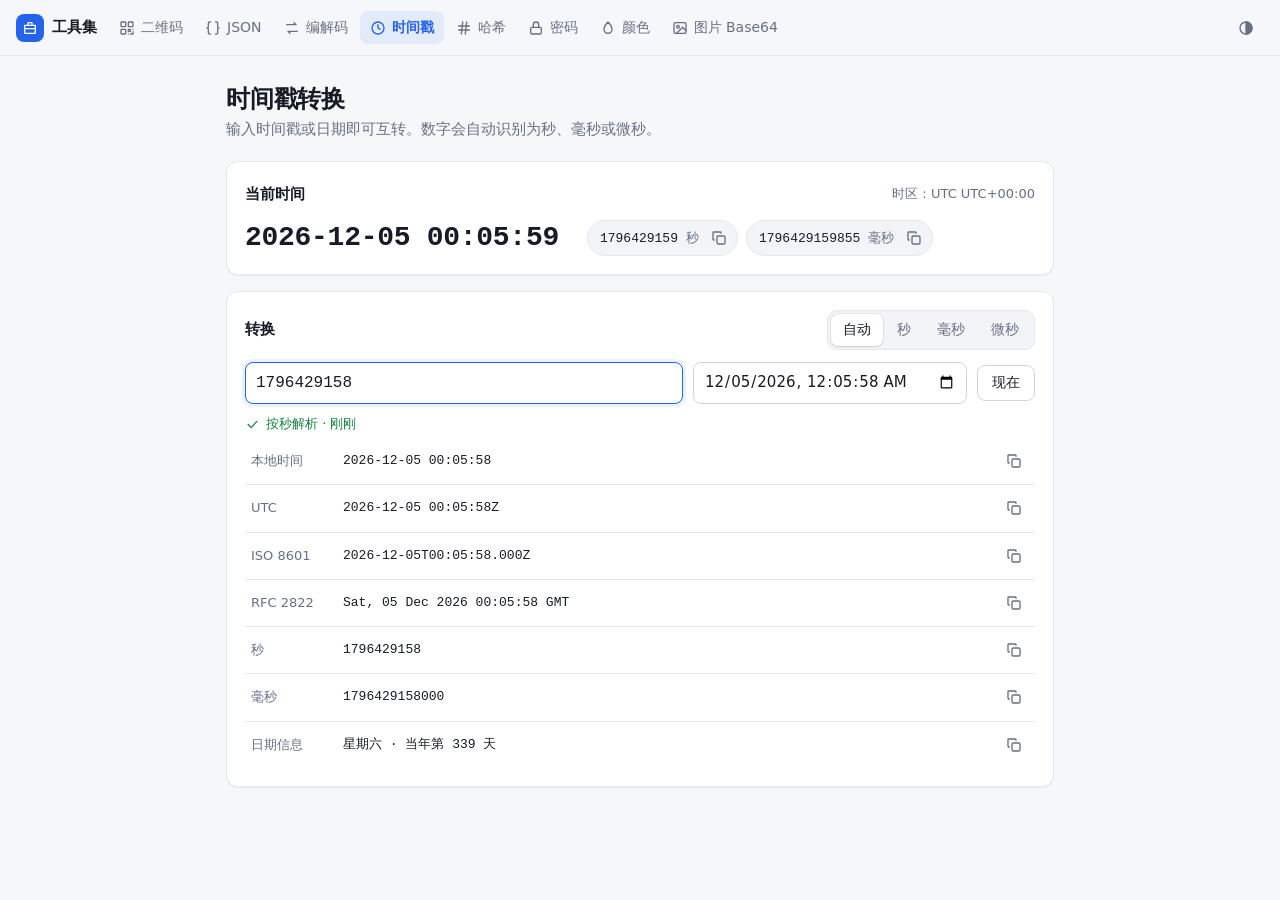
<file: tools/timestamp.html>
<!DOCTYPE html>
<html lang="zh-CN" data-tool="timestamp" data-root="../">
<head>
<meta charset="UTF-8">
<meta name="viewport" content="width=device-width, initial-scale=1">
<title>时间戳转换 · 工具集</title>
<meta name="description" content="Unix 时间戳与日期时间互转，自动识别秒、毫秒、微秒。">
<style>
/* @shared-css:start */
/* 工具集公共样式。修改后运行 python3 scripts/sync_shared.py 同步到所有页面 */
:root {
  --bg:#f6f7f9; --surface:#fff; --surface-2:#f2f4f7; --text:#161b26; --muted:#667085;
  --border:#e4e7ec; --border-strong:#d0d5dd;
  --accent:#2563eb; --accent-hover:#1d4ed8; --accent-soft:rgba(37,99,235,.09); --link:#2563eb; --on-accent:#fff;
  --ok:#15803d; --ok-soft:rgba(22,163,74,.1); --err:#dc2626; --err-soft:rgba(220,38,38,.08); --warn:#b45309; --warn-soft:rgba(217,119,6,.1);
  --shadow:0 1px 2px rgba(16,24,40,.05); --shadow-lg:0 12px 32px rgba(16,24,40,.18);
  --radius:12px;
  --mono:ui-monospace,SFMono-Regular,"SF Mono",Menlo,Consolas,"Liberation Mono",monospace;
  --sans:system-ui,-apple-system,"Segoe UI","PingFang SC","Hiragino Sans GB","Microsoft YaHei",sans-serif;
  color-scheme:light;
}
@media (prefers-color-scheme: dark) {
  :root:not([data-theme=light]) {
    --bg:#0e1015; --surface:#161a22; --surface-2:#1d222c; --text:#e6e9ef; --muted:#949cab;
    --border:#262c37; --border-strong:#363d4a;
    --accent:#3b6fe0; --accent-hover:#5283ee; --accent-soft:rgba(91,141,239,.16); --link:#82a8f7; --on-accent:#fff;
    --ok:#4ade80; --ok-soft:rgba(74,222,128,.12); --err:#f87171; --err-soft:rgba(248,113,113,.12); --warn:#fbbf24; --warn-soft:rgba(251,191,36,.12);
    --shadow:0 1px 2px rgba(0,0,0,.3); --shadow-lg:0 12px 32px rgba(0,0,0,.55);
    color-scheme:dark;
  }
}
:root[data-theme=dark] {
  --bg:#0e1015; --surface:#161a22; --surface-2:#1d222c; --text:#e6e9ef; --muted:#949cab;
  --border:#262c37; --border-strong:#363d4a;
  --accent:#3b6fe0; --accent-hover:#5283ee; --accent-soft:rgba(91,141,239,.16); --link:#82a8f7; --on-accent:#fff;
  --ok:#4ade80; --ok-soft:rgba(74,222,128,.12); --err:#f87171; --err-soft:rgba(248,113,113,.12); --warn:#fbbf24; --warn-soft:rgba(251,191,36,.12);
  --shadow:0 1px 2px rgba(0,0,0,.3); --shadow-lg:0 12px 32px rgba(0,0,0,.55);
  color-scheme:dark;
}
*, *::before, *::after { box-sizing:border-box; }
html { -webkit-text-size-adjust:100%; }
body { margin:0; background:var(--bg); color:var(--text); font:15px/1.55 var(--sans); -webkit-font-smoothing:antialiased; }
a { color:var(--link); }
[hidden] { display:none !important; }
.ic { width:18px; height:18px; flex:none; }

/* 顶栏 */
.topbar { position:sticky; top:0; z-index:20; height:56px; display:flex; align-items:center; gap:12px; padding:0 16px;
  background:var(--bg); background:color-mix(in srgb, var(--bg) 85%, transparent);
  backdrop-filter:saturate(1.6) blur(12px); -webkit-backdrop-filter:saturate(1.6) blur(12px); border-bottom:1px solid var(--border); }
.brand { display:flex; align-items:center; gap:8px; font-weight:650; color:var(--text); text-decoration:none; white-space:nowrap; }
.brand .logo { width:28px; height:28px; border-radius:8px; background:var(--accent); color:#fff; display:grid; place-items:center; }
.brand .logo .ic { width:16px; height:16px; }
.toolnav { flex:1; min-width:0; display:flex; gap:2px; overflow-x:auto; scrollbar-width:none;
  -webkit-mask-image:linear-gradient(90deg,#000 calc(100% - 28px),transparent); mask-image:linear-gradient(90deg,#000 calc(100% - 28px),transparent); }
.toolnav::-webkit-scrollbar { display:none; }
.toolnav a { display:flex; align-items:center; gap:6px; padding:6px 10px; border-radius:8px; color:var(--muted); text-decoration:none; font-size:14px; white-space:nowrap; }
.toolnav a .ic { width:16px; height:16px; }
.toolnav a:hover { background:var(--surface-2); color:var(--text); }
.toolnav a[aria-current=page] { background:var(--accent-soft); color:var(--link); font-weight:600; }
.topbar .spacer { flex:1; }
@media (max-width:640px) { .brand .brand-text { display:none; } }

/* 布局 */
.container { max-width:1080px; margin:0 auto; padding:24px 16px 64px; }
.page-head { margin:4px 0 20px; }
.page-head h1 { font-size:24px; line-height:1.25; margin:0 0 4px; letter-spacing:-.01em; }
.page-head p { margin:0; color:var(--muted); }
.card { background:var(--surface); border:1px solid var(--border); border-radius:var(--radius); padding:18px; box-shadow:var(--shadow); min-width:0; }
.card + .card { margin-top:16px; }
.card-head { display:flex; align-items:center; justify-content:space-between; gap:8px; margin:0 0 12px; min-height:28px; }
.card-head h2, .card-title { font-size:15px; font-weight:600; margin:0; }
.stack > * + * { margin-top:14px; }
.row { display:flex; flex-wrap:wrap; align-items:center; gap:8px 12px; }
.grow { flex:1; min-width:0; }
.grid-2 { display:grid; grid-template-columns:minmax(0,1fr) minmax(0,1fr); gap:16px; }
.grid-2 > .card + .card { margin-top:0; } /* 网格内用 gap 控制间距，避免并排卡片错位 */
@media (max-width:760px) { .grid-2 { grid-template-columns:minmax(0,1fr); } .container { padding-top:18px; } .page-head h1 { font-size:21px; } }
.muted { color:var(--muted); }
.small { font-size:13px; }
.mono { font-family:var(--mono); font-size:13px; }

/* 表单 */
input[type=text], input[type=number], input[type=search], input[type=datetime-local], textarea, select {
  font:inherit; color:var(--text); background:var(--surface); border:1px solid var(--border-strong); border-radius:8px;
  padding:8px 10px; min-width:0; transition:border-color .15s, box-shadow .15s; }
input.mono, textarea.mono { font-family:var(--mono); font-size:13px; }
textarea { width:100%; display:block; resize:vertical; line-height:1.55; }
textarea[readonly] { background:var(--surface-2); }
input:focus, textarea:focus, select:focus { outline:none; border-color:var(--accent); box-shadow:0 0 0 3px var(--accent-soft); }
::placeholder { color:var(--muted); opacity:.75; }
select { appearance:none; -webkit-appearance:none; padding-right:30px; cursor:pointer;
  background:var(--surface) url("data:image/svg+xml,%3Csvg xmlns='http://www.w3.org/2000/svg' viewBox='0 0 24 24' fill='none' stroke='%238a93a3' stroke-width='2.5' stroke-linecap='round'%3E%3Cpath d='m6 9 6 6 6-6'/%3E%3C/svg%3E") no-repeat right 9px center/14px; }
input[type=checkbox], input[type=radio], input[type=range] { accent-color:var(--accent); }
input[type=checkbox] { width:16px; height:16px; margin:0; }
input[type=color] { width:36px; height:32px; padding:2px; border:1px solid var(--border-strong); border-radius:8px; background:var(--surface); cursor:pointer; }
.field { display:flex; flex-direction:column; gap:6px; min-width:0; }
.label { font-size:13px; color:var(--muted); font-weight:500; }
.chk { display:inline-flex; align-items:center; gap:7px; font-size:14px; cursor:pointer; user-select:none; }

/* 按钮 */
.btn { display:inline-flex; align-items:center; justify-content:center; gap:6px; height:36px; padding:0 14px; border-radius:8px;
  border:1px solid var(--border-strong); background:var(--surface); color:var(--text); font:inherit; font-size:14px; font-weight:500;
  cursor:pointer; white-space:nowrap; text-decoration:none; transition:background .15s, border-color .15s, color .15s; -webkit-tap-highlight-color:transparent; }
.btn:hover { background:var(--surface-2); }
.btn:active { transform:translateY(1px); }
.btn .ic { width:16px; height:16px; }
.btn-primary { background:var(--accent); border-color:var(--accent); color:var(--on-accent); }
.btn-primary:hover { background:var(--accent-hover); border-color:var(--accent-hover); }
.btn-ghost { border-color:transparent; background:transparent; color:var(--muted); }
.btn-ghost:hover { color:var(--text); }
.btn-sm { height:30px; padding:0 10px; font-size:13px; }
.btn-icon { width:36px; padding:0; }
.btn-sm.btn-icon { width:30px; }
.btn:disabled { opacity:.45; cursor:not-allowed; transform:none; }
.btn:focus-visible, .seg button:focus-visible, a:focus-visible, .drop:focus-visible { outline:2px solid var(--accent); outline-offset:2px; }

/* 分段选择 */
.seg { display:inline-flex; flex-wrap:wrap; padding:3px; gap:2px; background:var(--surface-2); border:1px solid var(--border); border-radius:10px; max-width:100%; }
.seg button { border:0; background:transparent; color:var(--muted); font:inherit; font-size:14px; font-weight:500; padding:5px 12px; border-radius:7px; cursor:pointer; white-space:nowrap; }
.seg button:hover { color:var(--text); }
.seg button[aria-pressed=true] { background:var(--surface); color:var(--text); box-shadow:0 1px 2px rgba(16,24,40,.12), 0 0 0 1px var(--border); }

/* 状态与结果 */
.status { font-size:13px; min-height:20px; display:flex; align-items:center; gap:6px; color:var(--muted); }
.status .ic { width:15px; height:15px; }
.status.ok { color:var(--ok); } .status.err { color:var(--err); } .status.warn { color:var(--warn); }
.note { font-size:13px; padding:8px 12px; border-radius:8px; background:var(--surface-2); color:var(--muted); }
.note.warn { background:var(--warn-soft); color:var(--warn); } .note.err { background:var(--err-soft); color:var(--err); }
.kv { width:100%; border-collapse:collapse; }
.kv td { padding:8px 6px; border-top:1px solid var(--border); vertical-align:middle; }
.kv tr:first-child td { border-top:0; }
.kv td.k { color:var(--muted); width:92px; white-space:nowrap; font-size:13px; }
.kv td.v { font-family:var(--mono); font-size:13px; word-break:break-all; }
.kv td.a { width:1%; text-align:right; }
.kv tr.hit td { background:var(--ok-soft); }
.kv tr.hit td.k { color:var(--ok); font-weight:600; }

/* 拖放区 */
.drop { display:flex; flex-direction:column; align-items:center; justify-content:center; gap:6px; padding:28px 16px; text-align:center;
  border:1.5px dashed var(--border-strong); border-radius:var(--radius); color:var(--muted); cursor:pointer; background:var(--surface); transition:.15s; }
.drop:hover, .drop.over { border-color:var(--accent); color:var(--link); background:var(--accent-soft); }
.drop .ic { width:28px; height:28px; }
.drop b { color:var(--text); font-weight:600; }
.checker { background-color:var(--surface-2); background-image:repeating-conic-gradient(rgba(128,128,128,.16) 0 25%, transparent 0 50%); background-size:16px 16px; }
.kbd { font-family:var(--mono); font-size:12px; padding:1px 6px; border:1px solid var(--border-strong); border-bottom-width:2px; border-radius:5px; color:var(--muted); }

/* 轻提示 */
.toast-wrap { position:fixed; left:50%; bottom:24px; transform:translateX(-50%); z-index:100; display:flex; flex-direction:column; align-items:center; gap:8px; pointer-events:none; width:max-content; max-width:calc(100vw - 32px); }
.toast { display:flex; align-items:center; gap:8px; padding:9px 14px; border-radius:10px; background:#111827; color:#fff; font-size:14px; box-shadow:var(--shadow-lg); animation:tb-in .18s ease-out; transition:opacity .2s, transform .2s; }
.toast .ic { width:16px; height:16px; color:#4ade80; }
.toast.err .ic { color:#f87171; }
.toast.out { opacity:0; transform:translateY(6px); }
@keyframes tb-in { from { opacity:0; transform:translateY(8px); } }
@media (prefers-reduced-motion: reduce) { *, *::before, *::after { animation:none !important; transition:none !important; } }
/* 工具专属色：元素加 .tint 并设置 --h（OKLCH 色相），即可使用 var(--tint) / var(--tint-soft) */
.tint { --tint:var(--link); --tint-soft:var(--accent-soft); }
@supports (color: oklch(0 0 0)) {
  .tint { --tint:oklch(.54 .17 var(--h, 260)); --tint-soft:oklch(.62 .15 var(--h, 260) / .12); }
  @media (prefers-color-scheme: dark) { :root:not([data-theme=light]) .tint { --tint:oklch(.8 .12 var(--h, 260)); --tint-soft:oklch(.7 .13 var(--h, 260) / .17); } }
  :root[data-theme=dark] .tint { --tint:oklch(.8 .12 var(--h, 260)); --tint-soft:oklch(.7 .13 var(--h, 260) / .17); }
}
.sr-only { position:absolute; width:1px; height:1px; overflow:hidden; clip:rect(0 0 0 0); white-space:nowrap; }
/* @shared-css:end */
.container { max-width:860px; }
.now { display:flex; flex-wrap:wrap; align-items:center; gap:14px 28px; }
.clock { font:600 28px/1.2 var(--mono); letter-spacing:-.01em; font-variant-numeric:tabular-nums; }
.now-vals { display:flex; flex-wrap:wrap; gap:8px; }
.pill { display:inline-flex; align-items:center; gap:8px; padding:5px 6px 5px 12px; border-radius:99px; border:1px solid var(--border); background:var(--surface-2); font:13px var(--mono); font-variant-numeric:tabular-nums; }
.pill .u { color:var(--muted); font-family:var(--sans); }
.pill .btn { height:24px; width:24px; border-radius:50%; }
.conv { display:flex; flex-wrap:wrap; gap:10px; align-items:center; }
.conv #q { flex:1 1 260px; height:42px; font-size:16px; }
#picker { height:42px; }
.kv td.v { font-variant-numeric:tabular-nums; }
@media (max-width:640px) { .clock { font-size:22px; } #picker { flex:1 1 100%; } }
</style>
<script>
/* @shared-js:start */
/* 工具集公共脚本：主题、顶栏导航、图标、轻提示、复制、本地草稿。修改后运行 python3 scripts/sync_shared.py */
const TB = (() => {
  const root = document.documentElement;
  const store = {
    get(k, d) { try { const v = localStorage.getItem("tb:" + k); return v === null ? d : JSON.parse(v); } catch { return d; } },
    set(k, v) { try { localStorage.setItem("tb:" + k, JSON.stringify(v)); } catch {} },
  };
  const applyTheme = m => { if (m === "light" || m === "dark") root.dataset.theme = m; else delete root.dataset.theme; };
  applyTheme(store.get("theme", "auto")); // 尽早设置，避免闪烁

  const I = {
    box: '<path d="M4 8h16v11a1 1 0 0 1-1 1H5a1 1 0 0 1-1-1zM9 8V5a1 1 0 0 1 1-1h4a1 1 0 0 1 1 1v3M4 13h16"/>',
    qrcode: '<rect x="3" y="3" width="7" height="7" rx="1"/><rect x="14" y="3" width="7" height="7" rx="1"/><rect x="3" y="14" width="7" height="7" rx="1"/><path d="M14 14h3v3h-3zM21 14v.01M14 21h.01M17.5 21H21v-3.5"/>',
    json: '<path d="M8 3H7a2 2 0 0 0-2 2v5a2 2 0 0 1-2 2 2 2 0 0 1 2 2v5a2 2 0 0 0 2 2h1M16 3h1a2 2 0 0 1 2 2v5a2 2 0 0 0 2 2 2 2 0 0 0-2 2v5a2 2 0 0 1-2 2h-1"/>',
    codec: '<path d="M4 7h14l-3-3M20 17H6l3 3"/>',
    clock: '<circle cx="12" cy="12" r="9"/><path d="M12 7v5l3 2"/>',
    hash: '<path d="M4 9h16M4 15h16M10 3 8 21M16 3l-2 18"/>',
    lock: '<rect x="4" y="11" width="16" height="10" rx="2"/><path d="M8 11V7a4 4 0 0 1 8 0v4"/>',
    droplet: '<path d="M12 3s6 6.2 6 11a6 6 0 0 1-12 0c0-4.8 6-11 6-11z"/>',
    image: '<rect x="3" y="4" width="18" height="16" rx="2"/><circle cx="9" cy="10" r="2"/><path d="m21 16-5-5-9 9"/>',
    copy: '<rect x="9" y="9" width="12" height="12" rx="2"/><path d="M5 15H4a1 1 0 0 1-1-1V4a1 1 0 0 1 1-1h10a1 1 0 0 1 1 1v1"/>',
    download: '<path d="M12 4v11m-5-5 5 5 5-5M5 20h14"/>',
    upload: '<path d="M12 16V4M7 9l5-5 5 5M5 20h14"/>',
    refresh: '<path d="M20 11a8 8 0 1 0-2.3 5.7M20 4v7h-7"/>',
    swap: '<path d="M7 4v16m0 0-3-3m3 3 3-3M17 20V4m0 0-3 3m3-3 3 3"/>',
    link: '<path d="M10 14a4 4 0 0 0 5.7 0l3-3a4 4 0 0 0-5.7-5.7l-1 1M14 10a4 4 0 0 0-5.7 0l-3 3a4 4 0 0 0 5.7 5.7l1-1"/>',
    trash: '<path d="M4 7h16M10 11v6M14 11v6M6 7l1 13h10l1-13M9 7V4h6v3"/>',
    check: '<path d="m5 12 5 5 9-10"/>',
    alert: '<circle cx="12" cy="12" r="9"/><path d="M12 8v5M12 16h.01"/>',
    search: '<circle cx="11" cy="11" r="7"/><path d="m20 20-3.5-3.5"/>',
    arrow: '<path d="M5 12h14m-5-5 5 5-5 5"/>',
    pick: '<path d="m15 6 3 3M4 20l1.5-4.5L14 7a2.1 2.1 0 0 1 3 3l-8.5 8.5z"/>',
    dice: '<rect x="4" y="4" width="16" height="16" rx="3"/><path d="M9 9h.01M15 15h.01M15 9h.01M9 15h.01"/>',
    file: '<path d="M14 3H6a1 1 0 0 0-1 1v16a1 1 0 0 0 1 1h12a1 1 0 0 0 1-1V8zM14 3v5h5"/>',
    sun: '<circle cx="12" cy="12" r="4"/><path d="M12 2v2M12 20v2M4.9 4.9l1.4 1.4M17.7 17.7l1.4 1.4M2 12h2M20 12h2M4.9 19.1l1.4-1.4M17.7 6.3l1.4-1.4"/>',
    moon: '<path d="M20 14.5A8 8 0 1 1 9.5 4a6.5 6.5 0 0 0 10.5 10.5z"/>',
    auto: '<circle cx="12" cy="12" r="9"/><path d="M12 3a9 9 0 0 1 0 18z" fill="currentColor"/>',
  };
  const TOOLS = [
    { id: "qrcode", name: "文本转二维码", short: "二维码", icon: I.qrcode, desc: "支持中文与 emoji，可调纠错、尺寸与颜色，导出 PNG / SVG", keys: "二维码 qr qrcode 文本 链接 生成 erweima ewm", hue: 260 },
    { id: "json", name: "JSON 格式化", short: "JSON", icon: I.json, desc: "美化、压缩、转义，实时校验并定位错误行列", keys: "json 格式化 校验 压缩 美化 转义 geshihua gsh", hue: 55 },
    { id: "base64-url", name: "Base64 / URL 编解码", short: "编解码", icon: I.codec, desc: "实时转换，UTF-8 安全，支持 URL-safe、文件与二进制结果", keys: "base64 url 编码 解码 encode decode bianma jiema bjm", hue: 195 },
    { id: "timestamp", name: "时间戳转换", short: "时间戳", icon: I.clock, desc: "时间戳与日期互转，自动识别秒 / 毫秒 / 微秒", keys: "时间戳 timestamp unix 日期 时间 时区 shijianchuo sjc", hue: 290 },
    { id: "hash", name: "哈希计算", short: "哈希", icon: I.hash, desc: "MD5、SHA-1 / 256 / 384 / 512，支持文本和文件，可比对校验值", keys: "哈希 hash md5 sha sha1 sha256 校验 摘要 文件 haxi hx jiaoyan", hue: 330 },
    { id: "password", name: "随机密码", short: "密码", icon: I.lock, desc: "加密安全的随机密码，强度提示，可批量生成", keys: "密码 password 随机 生成 强度 mima mm suiji", hue: 150 },
    { id: "color", name: "颜色转换 / 取色", short: "颜色", icon: I.droplet, desc: "HEX / RGB / HSL / CMYK 互转，屏幕与图片取色，对比度检查", keys: "颜色 color 取色 吸管 hex rgb hsl cmyk 对比度 配色 yanse ys quse", hue: 15 },
    { id: "image-base64", name: "图片转 Base64", short: "图片 Base64", icon: I.image, desc: "图片与 Data URI 互转，可压缩、转格式、缩放", keys: "图片 image base64 data uri 压缩 转换 图片转 tupian tp", hue: 85 },
  ].map(t => ({ ...t, href: `tools/${t.id}.html` }));

  const svg = (p, cls = "ic") => `<svg class="${cls}" viewBox="0 0 24 24" fill="none" stroke="currentColor" stroke-width="2" stroke-linecap="round" stroke-linejoin="round" aria-hidden="true">${p}</svg>`;
  const esc = s => String(s).replace(/[&<>"']/g, c => ({ "&": "&amp;", "<": "&lt;", ">": "&gt;", '"': "&quot;", "'": "&#39;" }[c]));
  const debounce = (fn, ms = 200) => { let t; return (...a) => { clearTimeout(t); t = setTimeout(() => fn(...a), ms); }; };
  const isDesktop = () => matchMedia("(hover: hover) and (pointer: fine)").matches;
  const isNarrow = () => matchMedia("(max-width: 760px)").matches;
  const fmtSize = n => n < 1024 ? n + " B" : n < 1048576 ? (n / 1024).toFixed(1) + " KB" : (n / 1048576).toFixed(2) + " MB";

  let wrap;
  function toast(msg, type = "ok", ms = 1800) {
    if (!wrap) {
      wrap = document.createElement("div"); wrap.className = "toast-wrap";
      wrap.setAttribute("role", "status"); wrap.setAttribute("aria-live", "polite"); document.body.appendChild(wrap);
    }
    const t = document.createElement("div"); t.className = "toast " + type;
    t.innerHTML = svg(type === "err" ? I.alert : I.check) + "<span></span>"; t.lastChild.textContent = msg;
    wrap.appendChild(t);
    while (wrap.children.length > 3) wrap.firstChild.remove();
    setTimeout(() => { t.classList.add("out"); setTimeout(() => t.remove(), 250); }, ms);
  }
  async function copy(text, label = "已复制到剪贴板") {
    if (text == null || text === "") { toast("没有可复制的内容", "err"); return false; }
    try { await navigator.clipboard.writeText(text); }
    catch {
      const ta = document.createElement("textarea"); ta.value = text; ta.style.cssText = "position:fixed;top:0;opacity:0";
      document.body.appendChild(ta); ta.select(); const ok = document.execCommand("copy"); ta.remove();
      if (!ok) { toast("复制失败，请手动选择后复制", "err"); return false; }
    }
    toast(label); return true;
  }
  function download(data, name, type) {
    const blob = data instanceof Blob ? data : new Blob([data], { type: type || "application/octet-stream" });
    const a = document.createElement("a"); a.href = URL.createObjectURL(blob); a.download = name;
    document.body.appendChild(a); a.click(); a.remove(); setTimeout(() => URL.revokeObjectURL(a.href), 3000);
  }
  // 输入内容自动保存在本机浏览器，刷新不丢
  function persist(el, key) {
    const v = store.get(key);
    if (v !== undefined) { if (el.type === "checkbox") el.checked = v; else el.value = v; }
    const save = debounce(() => store.set(key, el.type === "checkbox" ? el.checked : el.value), 300);
    el.addEventListener("input", save); el.addEventListener("change", save);
  }
  // 分段选择控件：<div class="seg" data-value="默认"><button data-v="a">…</button></div>
  function seg(el, onChange, key) {
    const btns = [...el.querySelectorAll("button[data-v]")];
    const api = {
      value: null,
      set(v, silent) {
        if (!btns.some(b => b.dataset.v === v)) v = btns[0].dataset.v;
        api.value = v;
        btns.forEach(b => b.setAttribute("aria-pressed", String(b.dataset.v === v)));
        if (key) store.set(key, v);
        if (!silent && onChange) onChange(v);
      },
    };
    btns.forEach(b => { b.type = "button"; b.addEventListener("click", () => api.set(b.dataset.v)); });
    api.set(key ? store.get(key, el.dataset.value) : el.dataset.value, true);
    return api;
  }
  // 拖放 / 点击 / 粘贴 选择文件
  function fileDrop(el, input, onFiles, { paste = true } = {}) {
    el.addEventListener("click", () => input.click());
    el.addEventListener("keydown", e => { if (e.key === "Enter" || e.key === " ") { e.preventDefault(); input.click(); } });
    input.addEventListener("change", () => { if (input.files.length) onFiles([...input.files]); input.value = ""; });
    ["dragenter", "dragover"].forEach(t => el.addEventListener(t, e => { e.preventDefault(); el.classList.add("over"); }));
    ["dragleave", "drop"].forEach(t => el.addEventListener(t, () => el.classList.remove("over")));
    el.addEventListener("drop", e => { e.preventDefault(); if (e.dataTransfer.files.length) onFiles([...e.dataTransfer.files]); });
    if (paste) document.addEventListener("paste", e => {
      if (typeof paste === "function" && !paste()) return;
      const fs = [...(e.clipboardData?.items || [])].filter(i => i.kind === "file").map(i => i.getAsFile()).filter(Boolean);
      if (fs.length) { e.preventDefault(); onFiles(fs); }
    });
  }

  const THEMES = { auto: ["跟随系统", I.auto], light: ["浅色", I.sun], dark: ["深色", I.moon] };
  function buildHeader() {
    const h = document.getElementById("tb-header"); if (!h) return;
    const cur = root.dataset.tool, base = root.dataset.root || "";
    const nav = cur
      ? `<nav class="toolnav" aria-label="切换工具">${TOOLS.map(t => `<a href="${base}${t.href}"${t.id === cur ? ' aria-current="page"' : ""}>${svg(t.icon)}<span>${t.short}</span></a>`).join("")}</nav>`
      : '<div class="spacer"></div>';
    h.innerHTML = `<a class="brand" href="${base}index.html" aria-label="返回工具集首页"><span class="logo">${svg(I.box)}</span><span class="brand-text">工具集</span></a>${nav}<button class="btn btn-ghost btn-icon" id="tb-theme" type="button"></button>`;
    const btn = h.querySelector("#tb-theme");
    const paint = () => { const m = store.get("theme", "auto"), [n, ic] = THEMES[m] || THEMES.auto; btn.innerHTML = svg(ic); btn.title = btn.ariaLabel = `主题：${n}（点击切换）`; };
    btn.onclick = () => { const order = ["auto", "light", "dark"], m = order[(order.indexOf(store.get("theme", "auto")) + 1) % 3]; store.set("theme", m); applyTheme(m); paint(); toast("主题：" + THEMES[m][0]); };
    paint();
    const a = h.querySelector("[aria-current]"), n = h.querySelector(".toolnav");
    if (a && n) n.scrollLeft = a.offsetLeft - n.clientWidth / 2 + a.offsetWidth / 2;
  }
  function favicon() {
    const t = TOOLS.find(x => x.id === root.dataset.tool), p = t ? t.icon : I.box;
    const s = `<svg xmlns="http://www.w3.org/2000/svg" viewBox="0 0 32 32"><rect width="32" height="32" rx="8" fill="#2563eb"/><g transform="translate(5 5) scale(.917)" fill="none" stroke="#fff" stroke-width="2.3" stroke-linecap="round" stroke-linejoin="round">${p.replace(/currentColor/g, "#fff")}</g></svg>`;
    const l = document.createElement("link"); l.rel = "icon"; l.href = "data:image/svg+xml," + encodeURIComponent(s); document.head.appendChild(l);
  }
  favicon();
  // 记录最近使用的工具，首页据此显示「最近使用」
  if (root.dataset.tool) { const r = store.get("recent", []); store.set("recent", [root.dataset.tool, ...(Array.isArray(r) ? r : []).filter(x => x !== root.dataset.tool)].slice(0, 6)); }
  document.addEventListener("DOMContentLoaded", () => {
    buildHeader();
    const af = document.querySelector("[data-autofocus]");
    if (af && isDesktop()) af.focus({ preventScroll: true }); // 手机上不自动弹出键盘
  });

  return { TOOLS, I, svg, esc, debounce, isDesktop, isNarrow, fmtSize, store, toast, copy, download, persist, seg, fileDrop };
})();
/* @shared-js:end */
</script>
</head>
<body>
<header id="tb-header" class="topbar"></header>
<main class="container">
  <div class="page-head">
    <h1>时间戳转换</h1>
    <p>输入时间戳或日期即可互转。数字会自动识别为秒、毫秒或微秒。</p>
  </div>

  <section class="card">
    <div class="card-head"><h2>当前时间</h2><span class="small muted" id="tz"></span></div>
    <div class="now">
      <div class="clock" id="clock"></div>
      <div class="now-vals">
        <span class="pill"><span id="nowS"></span><span class="u">秒</span><button class="btn btn-ghost btn-icon" id="cpS" type="button" aria-label="复制秒级时间戳"></button></span>
        <span class="pill"><span id="nowMs"></span><span class="u">毫秒</span><button class="btn btn-ghost btn-icon" id="cpMs" type="button" aria-label="复制毫秒级时间戳"></button></span>
      </div>
    </div>
  </section>

  <section class="card">
    <div class="card-head">
      <h2>转换</h2>
      <div class="seg" id="unit" data-value="auto" role="group" aria-label="数字单位">
        <button data-v="auto">自动</button><button data-v="s">秒</button><button data-v="ms">毫秒</button><button data-v="us">微秒</button>
      </div>
    </div>
    <div class="conv">
      <input type="text" id="q" class="mono" placeholder="时间戳，或日期如 2026-11-06 12:30:00" aria-label="时间戳或日期" autocomplete="off" data-autofocus>
      <input type="datetime-local" id="picker" step="1" aria-label="选择日期时间">
      <button class="btn" id="now" type="button">现在</button>
    </div>
    <div class="status" id="status" style="margin:10px 0 4px" aria-live="polite"></div>
    <table class="kv" id="out"></table>
  </section>
</main>

<script>
const $ = id => document.getElementById(id);
const pad = (n, l = 2) => String(n).padStart(l, "0");
const WEEK = "日一二三四五六";
const fmtLocal = d => `${d.getFullYear()}-${pad(d.getMonth() + 1)}-${pad(d.getDate())} ${pad(d.getHours())}:${pad(d.getMinutes())}:${pad(d.getSeconds())}`;
const fmtPicker = d => fmtLocal(d).replace(" ", "T");
const offset = d => { const m = -d.getTimezoneOffset(), s = m >= 0 ? "+" : "-"; return `UTC${s}${pad(Math.floor(Math.abs(m) / 60))}:${pad(Math.abs(m) % 60)}`; };
const zone = Intl.DateTimeFormat().resolvedOptions().timeZone || "";
$("tz").textContent = `时区：${zone} ${offset(new Date())}`;
$("cpS").innerHTML = $("cpMs").innerHTML = TB.svg(TB.I.copy);

/* ---------- 当前时间 ---------- */
function tick() {
  const n = new Date();
  $("clock").textContent = fmtLocal(n);
  $("nowS").textContent = Math.floor(n / 1000); $("nowMs").textContent = +n;
}
tick(); setInterval(tick, 250);
$("cpS").onclick = () => TB.copy(String(Math.floor(Date.now() / 1000)));
$("cpMs").onclick = () => TB.copy(String(Date.now()));

/* ---------- 转换 ---------- */
const unit = TB.seg($("unit"), convert, "ts:unit");
function parse(s) {
  s = s.trim();
  if (!s) return null;
  if (/^-?\d+(\.\d+)?$/.test(s)) {
    const n = +s, a = Math.abs(n);
    let u = unit.value;
    if (u === "auto") u = a >= 1e14 ? "us" : a >= 1e11 ? "ms" : "s"; // 1e11 秒 ≈ 公元 5138 年
    const ms = u === "s" ? n * 1000 : u === "ms" ? n : n / 1000;
    return { date: new Date(ms), note: `按${{ s: "秒", ms: "毫秒", us: "微秒" }[u]}解析`, numeric: true };
  }
  // 不带时区的「年-月-日 时:分:秒」按本地时间解析（各浏览器行为一致）
  const m = /^(\d{4})[-/.年](\d{1,2})[-/.月](\d{1,2})日?(?:[ T]+(\d{1,2})[:时](\d{1,2})(?:[:分](\d{1,2})(?:\.(\d{1,3}))?秒?)?)?$/.exec(s);
  if (m) return { date: new Date(+m[1], m[2] - 1, +m[3], +(m[4] || 0), +(m[5] || 0), +(m[6] || 0), +((m[7] || "0").padEnd(3, "0"))), note: `按本地时区（${offset(new Date())}）解析` };
  return { date: new Date(s), note: /Z$|[+-]\d{2}:?\d{2}$|GMT|UTC/i.test(s) ? "按输入中的时区解析" : "" };
}
function relative(ms) {
  const diff = (ms - Date.now()) / 1000, a = Math.abs(diff);
  if (a < 45) return "刚刚";
  const [n, u] = a < 3600 ? [a / 60, "分钟"] : a < 86400 ? [a / 3600, "小时"] : a < 86400 * 30 ? [a / 86400, "天"] : a < 86400 * 365 ? [a / 86400 / 30.44, "个月"] : [a / 86400 / 365.25, "年"];
  return `${Math.round(n)} ${u}${diff < 0 ? "前" : "后"}`;
}
function row(k, v) { return `<tr><td class="k">${k}</td><td class="v">${TB.esc(v)}</td><td class="a"><button class="btn btn-sm btn-ghost btn-icon" data-copy="${TB.esc(v)}" aria-label="复制${k}">${TB.svg(TB.I.copy)}</button></td></tr>`; }
function convert() {
  const r = parse($("q").value), st = $("status");
  if (!r) { $("out").innerHTML = ""; st.className = "status"; st.textContent = ""; return; }
  const d = r.date, ms = d.getTime();
  if (isNaN(ms) || Math.abs(ms) > 8.64e15) {
    $("out").innerHTML = ""; st.className = "status err"; st.innerHTML = TB.svg(TB.I.alert) + "<span>无法识别。支持时间戳，或 2026-11-06 12:30:00、ISO 8601 等格式</span>"; return;
  }
  st.className = "status ok"; st.innerHTML = TB.svg(TB.I.check) + `<span>${r.note || "已识别"} · ${relative(ms)}</span>`;
  const start = new Date(d.getFullYear(), 0, 1), day = Math.floor((new Date(d.getFullYear(), d.getMonth(), d.getDate()) - start) / 864e5) + 1;
  $("out").innerHTML = [
    row("本地时间", fmtLocal(d) + (d.getMilliseconds() ? "." + pad(d.getMilliseconds(), 3) : "")),
    row("UTC", d.toISOString().replace("T", " ").replace(/\.000Z$/, "Z")),
    row("ISO 8601", d.toISOString()),
    row("RFC 2822", d.toUTCString()),
    row("秒", String(Math.floor(ms / 1000))),
    row("毫秒", String(ms)),
    row("日期信息", `星期${WEEK[d.getDay()]} · 当年第 ${day} 天`),
  ].join("");
  if (!r.fromPicker) $("picker").value = fmtPicker(d);
}
$("out").addEventListener("click", e => { const b = e.target.closest("[data-copy]"); if (b) TB.copy(b.dataset.copy); });
$("q").addEventListener("input", TB.debounce(convert, 150));
$("picker").addEventListener("input", () => {
  if (!$("picker").value) return;
  const d = new Date($("picker").value); // datetime-local 的值按本地时间解析
  $("q").value = fmtLocal(d); convert();
});
$("now").onclick = () => { $("q").value = String(Math.floor(Date.now() / 1000)); convert(); };
$("now").click();
</script>
</body>
</html>
</file>
